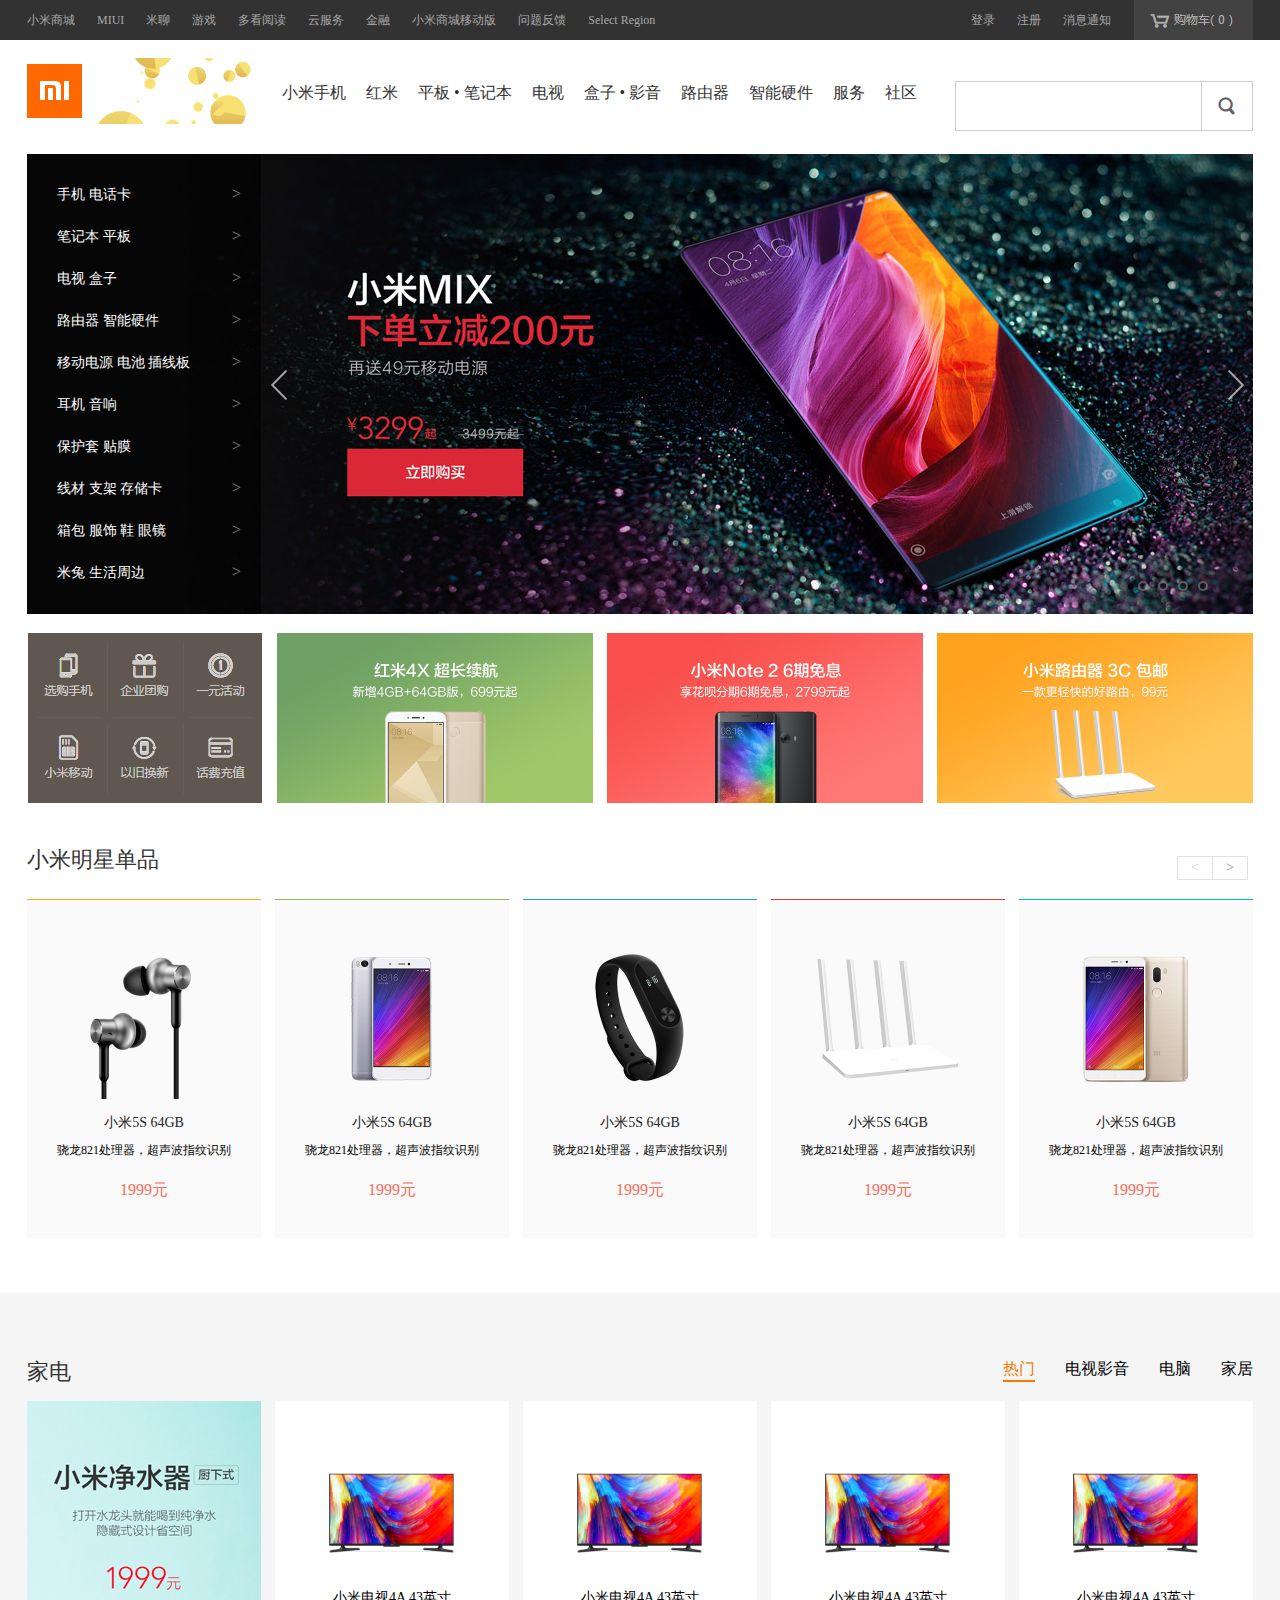
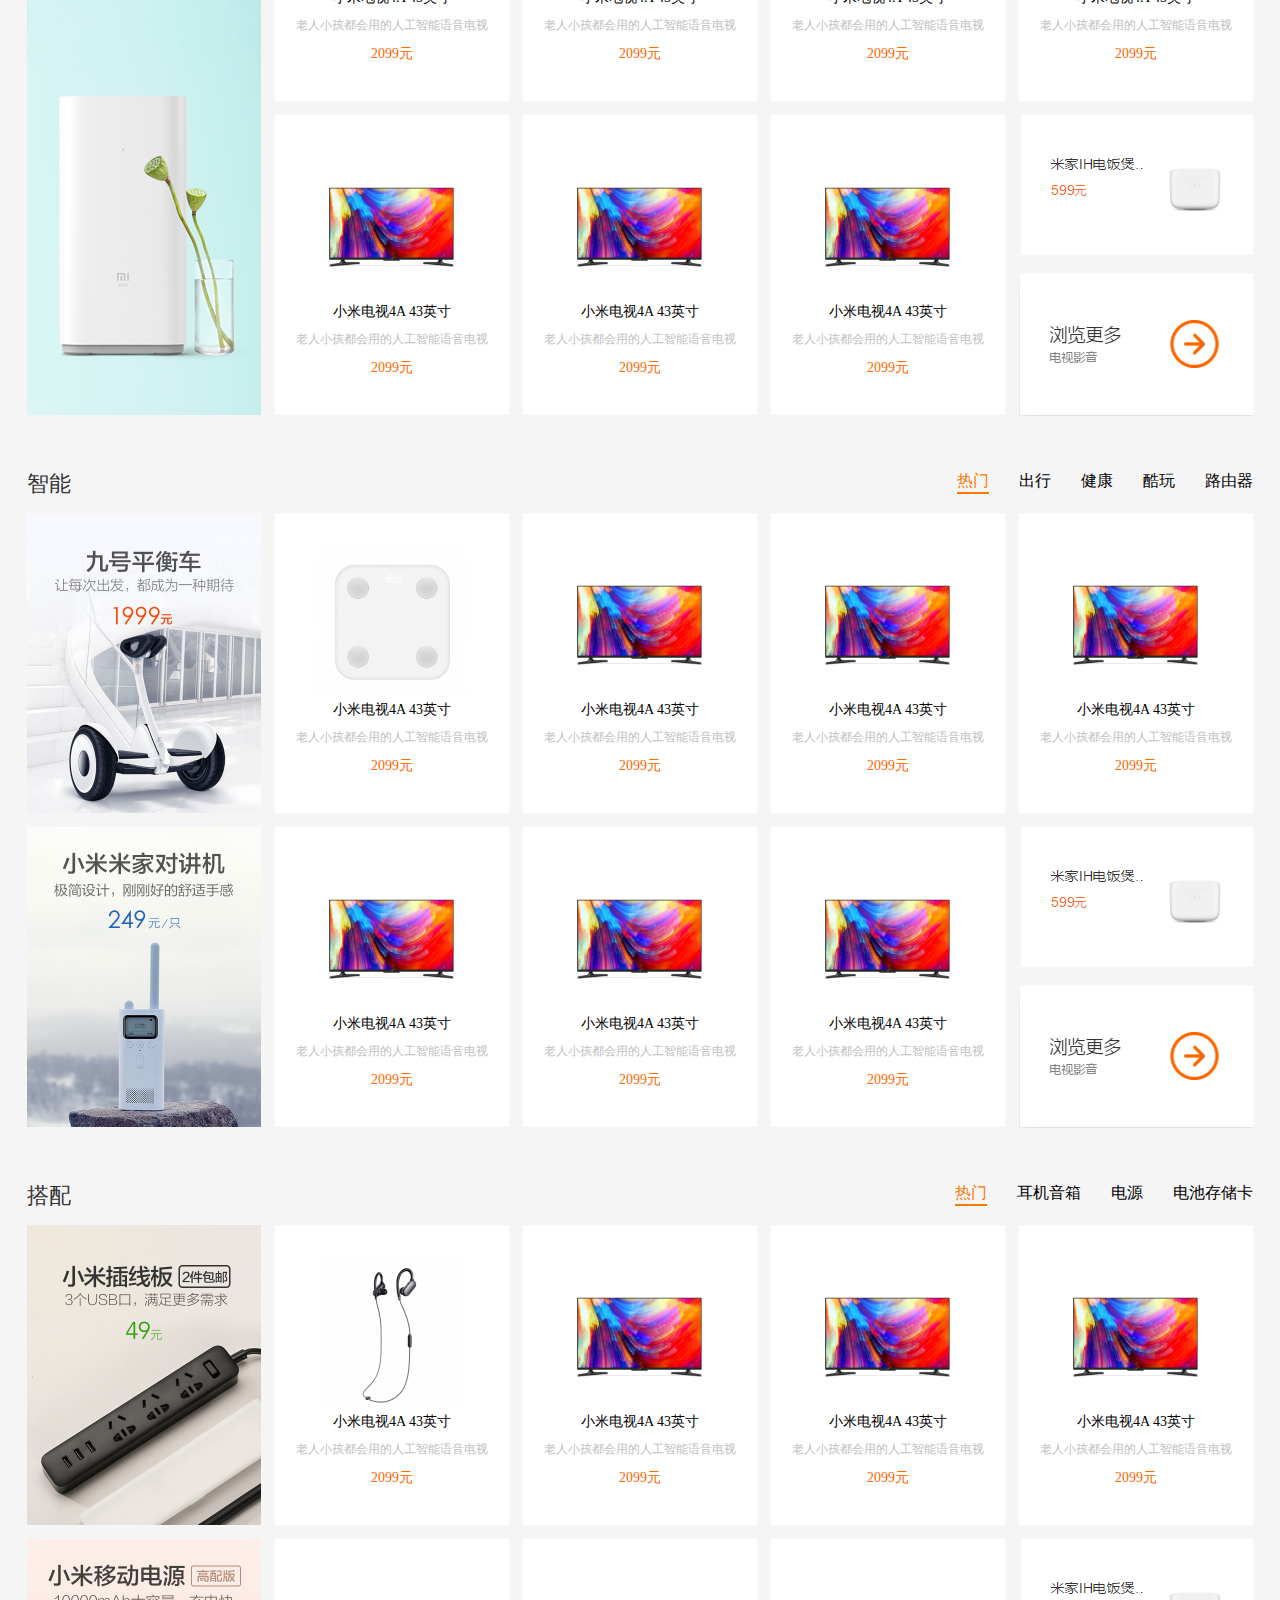
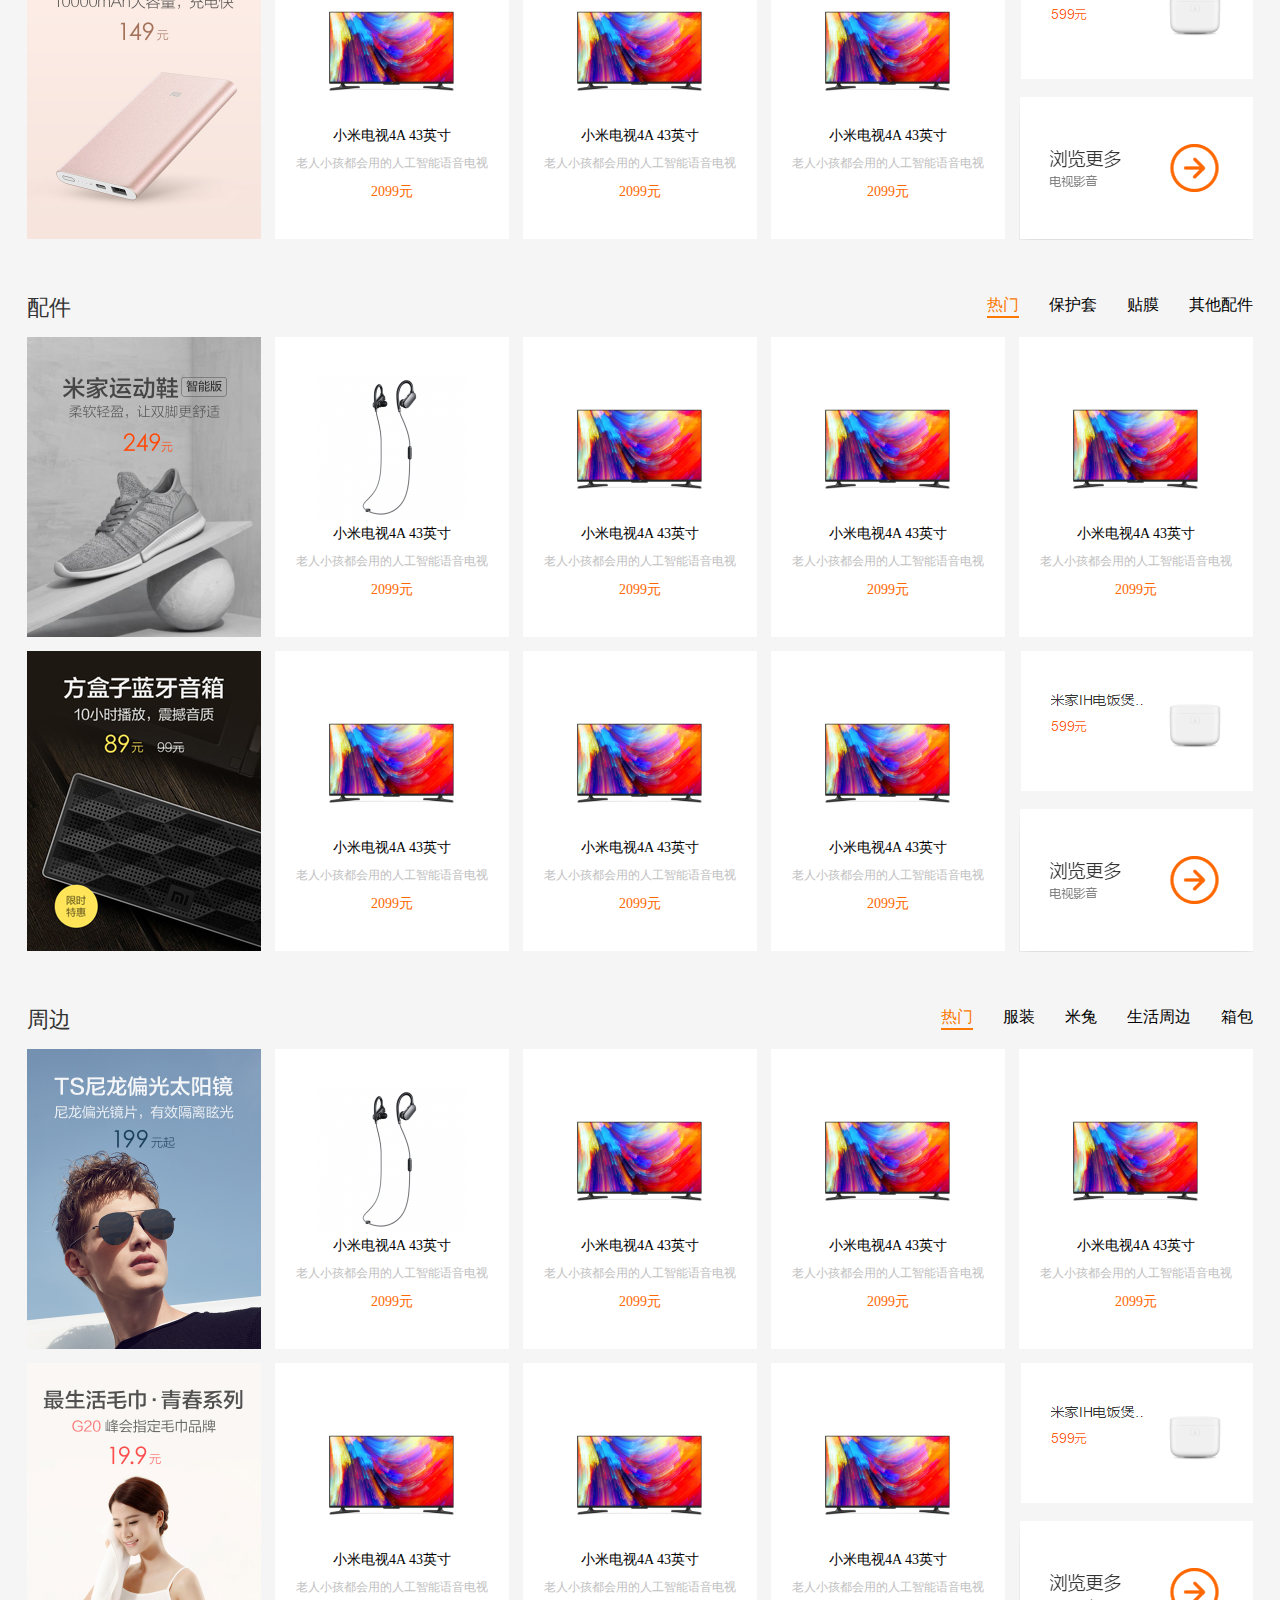
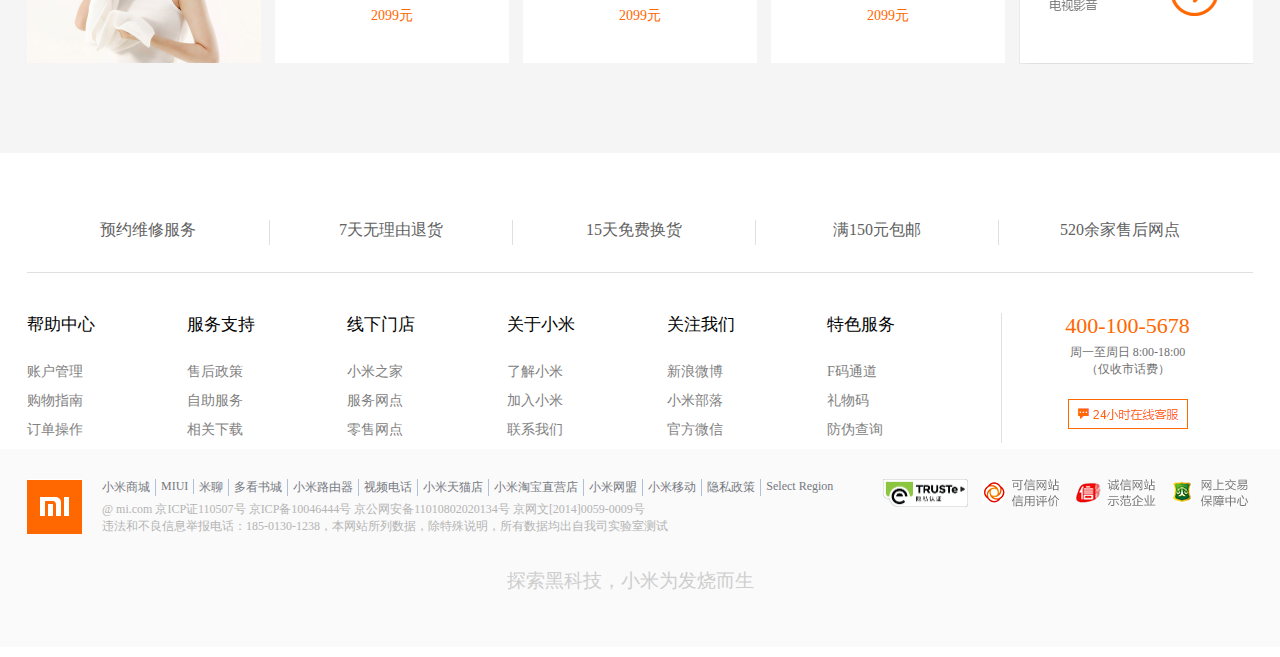
<file: index.html>
<!DOCTYPE html>
<html>

	<head>
		<meta charset="UTF-8">
		<title>小米商城 - 小米6、红米Note 4X、小米Max、小米笔记本官方网站</title>
		<link rel="stylesheet" type="text/css" href="css/base.css" />
		<link rel="stylesheet" type="text/css" href="css/homepage.css" />
		<link rel="stylesheet" type="text/css" href="css/header.css" />
		<link rel="shortcut icon" type="image/x-icon" href="//s01.mifile.cn/favicon.ico" />
	</head>

	<body>
		<div id="main">
			<!--头部-->
			<div id="site-topbar">
				<div class="site-container">
					<div class="topbar-nav">
						<ul>
							<li>
								<a href="#">小米商城</a>
							</li>
							<li>
								<a href="#">MIUI</a>
							</li>
							<li>
								<a href="#">米聊</a>
							</li>
							<li>
								<a href="#">游戏</a>
							</li>
							<li>
								<a href="#">多看阅读</a>
							</li>
							<li>
								<a href="#">云服务</a>
							</li>
							<li>
								<a href="#">金融</a>
							</li>
							<li>
								<a href="#">小米商城移动版</a>
							</li>
							<li>
								<a href="#">问题反馈</a>
							</li>
							<li>
								<a href="#">Select Region</a>
							</li>
						</ul>
					</div>
					<!--购物车-->
					<a href="newcart.html" >
						<div class="topbar-cart">
							<div class="cart-menu">
								<!--购物车中还没有商品，赶紧选购吧！-->
								<img src="img/header/cart-menu.png" />
							</div>
						</div>
					</a>
					<div class="topbar-info">
						<ul>
							<li>
								<a href="login.html">登录</a>
							</li>
							<li>
								<a href="register.html">注册</a>
							</li>
							<li>
								<a href="#">消息通知</a>
							</li>
						</ul>
					</div>

				</div>
			</div>
			<!--头部结束-->
			<div style="clear: both;"></div>
			<!--主体-->
			<!--用地头部开始-->
			<div id="site-header">
				<div class="container">
					<div class="header-logo">
						<a href="homepage.html"><img src="img/header/mi-logo.png" /></a>
					</div>
					<div class="header-nav">
						<ul id="headerNav">
							<li class="header-nav-icon">
								<a href="#"><img src="img/homepage/yyymix.gif" /></a>
							</li>
							<li>
								<a href="#">小米手机</a>
								<div>
									<a href="#"><img src="img/homepage/header-nav-menu01.png" /></a>
								</div>
							</li>
							<li>
								<a href="#">红米</a>
								<div>
									<a href="#"><img src="img/homepage/header-nav-menu02.png" /></a>
								</div>
							</li>
							<li>
								<a href="#">平板 • 笔记本</a>
								<div>
									<a href="#"><img src="img/homepage/header-nav-menu03.png" /></a>
								</div>
							</li>
							<li>
								<a href="#">电视</a>
								<div>
									<a href="#"><img src="img/homepage/header-nav-menu04.png" /></a>
								</div>
							</li>
							<li>
								<a href="#">盒子 • 影音</a>
								<div>
									<a href="#"><img src="img/homepage/header-nav-menu05.png" /></a>
								</div>
							</li>
							<li>
								<a href="#">路由器</a>
								<div>
									<a href="#"><img src="img/homepage/header-nav-menu06.png" /></a>
								</div>
							</li>
							<li>
								<a href="#">智能硬件</a>
								<div>
									<a href="#"><img src="img/homepage/header-nav-menu07.png" /></a>
								</div>
							</li>
							<li>
								<a href="#">服务</a>
							</li>
							<li>
								<a href="searchpage.html">社区</a>
							</li>
						</ul>
					</div>
					<div class="header-search">
						<input type="text" name="" id="search-text" value="" />
						<a href="searchpage.html"><input type="image" src="img/header/seaerch-icon.png" name="" id="search-btn" value="" /></a>
						<div style="clear: both;"></div>
						<div id="keywordList">
							<ul>
								<li>
									<span>
											小米5s plus
									</span>
									<span>
											约有5件
									</span>
								</li>
								<li>
									<span>
										小米MIX
									</span>
									<span>
										约有1件
									</span>
								</li>
								<li>
									<span>
										手环
									</span>
									<span>
										约有6件
									</span>
								</li>
								<li>
									<span>
										红米Note 4x
									</span>
									<span>
										约有4件
									</span>
								</li>
								<li>
									<span>
										移动电源
									</span>
									<span>
										约有16件
									</span>
								</li>
								<li>
									<span>
										米家摄像机
									</span>
									<span>
										约有5件
									</span>
								</li>
								<li>
									<span>
										小米体重秤
									</span>
									<span>
										约有2件
									</span>
								</li>
								<li>
									<span>
										LED灯
									</span>
									<span>
										约有6件
									</span>
								</li>
								<li>
									<span>
										优惠套餐
									</span>
									<span>
										约有64件
									</span>
								</li>
							</ul>
						</div>
					</div>
				</div>
			</div>
			<div style="clear: both;"></div>
			<!--用地头部结束-->
			<!--主商品开始-->
			<div id="hero-goods">
				<div class="home-slider">
					<div>
						<a href="#"><img src="img/homepage/xmad_14952091121315_yZtew.jpg" id="sliderImg" /></a>
					</div>
					<!--轮播切换效果-->
					<!--箭头轮播-->
					<div class="ui-controls-direction">
						<a href="javascript:;" class="ui-prev"></a>
						<a href="javascript:;" class="ui-next"></a>
					</div>

					<!--圆圈轮播-->
					<!--<div class="ui-pager">
						<ul>
							<li></li>
							<li></li>
							<li></li>
							<li></li>
							<li></li>
						</ul>
					</div>-->
					<div id="hero-goods-menu">
						<ul>
							<li>
								手机 电话卡
								<span class="category-menu-bg">&gt;</span>
							</li>
							<li>
								笔记本 平板
								<span class="category-menu-bg">&gt;</span>

							</li>
							<li>
								电视 盒子
								<span class="category-menu-bg">&gt;</span>

							</li>
							<li>
								路由器 智能硬件
								<span class="category-menu-bg">&gt;</span>

							</li>
							<li>
								移动电源 电池 插线板
								<span class="category-menu-bg">&gt;</span>

							</li>
							<li>
								耳机 音响
								<span class="category-menu-bg">&gt;</span>

							</li>
							<li>
								保护套 贴膜
								<span class="category-menu-bg">&gt;</span>

							</li>
							<li>
								线材 支架 存储卡
								<span class="category-menu-bg">&gt;</span>

							</li>
							<li>
								箱包 服饰 鞋 眼镜
								<span class="category-menu-bg">&gt;</span>

							</li>
							<li>
								米兔 生活周边
								<span class="category-menu-bg">&gt;</span>

							</li>
						</ul>
						<div id="div1">
							<img src="img/homepage/01.png" />
						</div>
						<div id="div2">
							<img src="img/homepage/02.png" />
						</div>
						<div id="div3">
							<img src="img/homepage/03.png" />
						</div>
						<div id="div4"><img src="img/homepage/04.png" /></div>
						<div id="div5"><img src="img/homepage/05.png" /></div>
						<div id="div6"><img src="img/homepage/06.png" /></div>
						<div id="div7"><img src="img/homepage/07.png" /></div>
						<div id="div8"><img src="img/homepage/08.png" /></div>
						<div id="div9"><img src="img/homepage/09.png" /></div>
						<div id="div10"><img src="img/homepage/10.png" /></div>
					</div>
				</div>
				<!--主商品结束-->
				<div style="clear: both;"></div>
				<!--主子商品开始-->
				<div id="hero-goods-sub">
					<div>
						<a href="#"><img src="img/homepage/hero-home-sub01.png" /></a>
					</div>
					<div class="imgSize">
						<a href="#"><img src="img/homepage/xmad_14944176653918_dXbtB.jpg" /></a>
					</div>
					<div class="imgSize">
						<a href="#"><img src="img/homepage/xmad_14952963924193_UYsJV.jpg" /></a>
					</div>
					<div class="imgSize">
						<a href="#"><img src="img/homepage/xmad_14958838821301_UNXgF.jpg" /></a>
					</div>
				</div>
				<!--主子商品结束-->
				<div style="clear: both;"></div>

			</div>
			<!--明星商品开始-->
			<div style="clear: both;"></div>

			<div id="star-goods">
				<div class="container">

					<div id="star-goods-title">
						<h2 class="star-title">小米明星单品</h2>
						<!--箭头控制-->
						<div id="start-title-more">
							<div id="arrows-left">&lt;</div>
							<div id="arrows-right">&gt;</div>
						</div>
					</div>
					<div style="clear: both;"></div>
					<div id="star-goods-content">
						<div id="area">
							<div class="goods-item">
								<ul>
									<li>
										<a href="#"><img src="img/homepage/stargoods/302f2608-655a-489c-a0c5-a3b9172defd1.png" /></a>
									</li>
									<li>
										<a href="#">小米5S&nbsp;64GB</a>
									</li>
									<li>
										骁龙821处理器，超声波指纹识别
									</li>
									<li>
										1999元
									</li>
								</ul>
							</div>
							<div class="goods-item">
								<ul>
									<li>
										<a href="#"><img src="img/homepage/stargoods/5e2eb710-a99f-4235-ac5c-1b20b1e6c3b6.png" /></a>
									</li>
									<li>
										<a href="#">小米5S&nbsp;64GB</a>
									</li>
									<li>
										骁龙821处理器，超声波指纹识别
									</li>
									<li>
										1999元
									</li>
								</ul>

							</div>
							<div class="goods-item">
								<ul>
									<li>
										<a href="#"><img src="img/homepage/stargoods/6ef55907-bbed-49be-a2bb-be0821b5f7b8.png" /></a>
									</li>
									<li>
										<a href="#">小米5S&nbsp;64GB</a>
									</li>
									<li>
										骁龙821处理器，超声波指纹识别
									</li>
									<li>
										1999元
									</li>
								</ul>

							</div>
							<div class="goods-item">
								<ul>
									<li>
										<a href="#"><img src="img/homepage/stargoods/de35852a-1be5-4ef5-846f-dcdd2efcfea6.png" /></a>
									</li>
									<li>
										<a href="#">小米5S&nbsp;64GB</a>
									</li>
									<li>
										骁龙821处理器，超声波指纹识别
									</li>
									<li>
										1999元
									</li>
								</ul>

							</div>
							<div class="goods-item">
								<ul>
									<li>
										<a href="#"><img src="img/homepage/stargoods/e991f1e2-20d8-40c3-bf1d-012b122c986b.png" /></a>
									</li>
									<li>
										<a href="#">小米5S&nbsp;64GB</a>
									</li>
									<li>
										骁龙821处理器，超声波指纹识别
									</li>
									<li>
										1999元
									</li>
								</ul>

							</div>
							<!--第六个-->
							<div class="goods-item">
								<ul>
									<li>
										<a href="#"><img src="img/homepage/stargoods/xmad_14913905000358_VqawM.png" /></a>
									</li>
									<li>
										<a href="#">小米5S&nbsp;64GB</a>
									</li>
									<li>
										骁龙821处理器，超声波指纹识别
									</li>
									<li>
										1999元
									</li>
								</ul>

							</div>
							<div class="goods-item">
								<ul>
									<li>
										<a href="#"><img src="img/homepage/stargoods/xmad_14917453512947_AmXkT.png" /></a>
									</li>
									<li>
										<a href="#">小米5S&nbsp;64GB</a>
									</li>
									<li>
										骁龙821处理器，超声波指纹识别
									</li>
									<li>
										1999元
									</li>
								</ul>

							</div>
							<div class="goods-item">
								<ul>
									<li>
										<a href="#"><img src="img/homepage/stargoods/xmad_14926528960147_wJMsC.png" /></a>
									</li>
									<li>
										<a href="#">小米5S&nbsp;64GB</a>
									</li>
									<li>
										骁龙821处理器，超声波指纹识别
									</li>
									<li>
										1999元
									</li>
								</ul>

							</div>
							<div class="goods-item">
								<ul>
									<li>
										<a href="#"><img src="img/homepage/stargoods/xmad_14926862610682_UhkfS.png" /></a>
									</li>
									<li>
										<a href="#">小米5S&nbsp;64GB</a>
									</li>
									<li>
										骁龙821处理器，超声波指纹识别
									</li>
									<li>
										1999元
									</li>
								</ul>

							</div>
							<div class="goods-item">
								<ul>
									<li>
										<a href="#"><img src="img/homepage/stargoods/xmad_14972549116226_tZpod.png" /></a>
									</li>
									<li>
										<a href="#">小米5S&nbsp;64GB</a>
									</li>
									<li>
										骁龙821处理器，超声波指纹识别
									</li>
									<li>
										1999元
									</li>
								</ul>

							</div>
						</div>
					</div>
				</div>
			</div>
			<!--明星商品结束-->
			<div style="clear: both;"></div>
			<!--主商品结束-->
			<!--商品展示开始-->
			<div id="display">
				<div class="container">
					<!--家电开始-->
					<div id="applicance">
						<div class="box-hd">
							<div class="title-left">
								<h2>家电</h2>
							</div>
							<div class="title-right">
								<ul>
									<li class="first-active">热门</li>
									<li>电视影音</li>
									<li>电脑</li>
									<li>家居</li>

								</ul>
							</div>
						</div>
						<div style="clear: both;"></div>
						<div class="box-bd">
							<div class="spanHotImg">
								<a href="goodsdetail.html"><img src="img/homepage/57c2f4fb-6743-44c6-b447-6bd55aaeef89.jpg" alt="" /></a>
							</div>
							<div class="span8Items">
								<!--第一个ul-->
								<ul>
									<!--第一个li-->
									<li>
										<div class="everyItems">
											<div class="figure">
												<a href="#"><img src="img/homepage/pms_1490077058.71391368!220x220.png" /></a>
											</div>
											<h3>小米电视4A 43英寸</h3>
											<p class="desc">老人小孩都会用的人工智能语音电视</p>
											<p class="price">2099元</p>
											<div class="review-wrapper">
												<div class="pop-comment">
													很漂亮的电视，操作起来也很方便。一直信赖小米和小米妹子。...
												</div>
												<div class="comment-resource">
													来自&nbsp;永哥&nbsp;的评价
												</div>
											</div>
										</div>
									</li>
									<!--第二个li-->
									<li>
										<div class="everyItems">
											<div class="figure">
												<a href="#"><img src="img/homepage/pms_1490077058.71391368!220x220.png" /></a>
											</div>
											<h3>小米电视4A 43英寸</h3>
											<p class="desc">老人小孩都会用的人工智能语音电视</p>
											<p class="price">2099元</p>
											<div class="review-wrapper">
												<div class="pop-comment">
													很漂亮的电视，操作起来也很方便。一直信赖小米和小米妹子。...
												</div>
												<div class="comment-resource">
													来自&nbsp;永哥&nbsp;的评价
												</div>
											</div>
										</div>
									</li>
									<!--第三个li-->
									<li>
										<div class="everyItems">
											<div class="figure">
												<a href="#"><img src="img/homepage/pms_1490077058.71391368!220x220.png" /></a>
											</div>
											<h3>小米电视4A 43英寸</h3>
											<p class="desc">老人小孩都会用的人工智能语音电视</p>
											<p class="price">2099元</p>
											<div class="review-wrapper">
												<div class="pop-comment">
													很漂亮的电视，操作起来也很方便。一直信赖小米和小米妹子。...
												</div>
												<div class="comment-resource">
													来自&nbsp;永哥&nbsp;的评价
												</div>
											</div>
										</div>
									</li>
									<!--第四个li-->
									<li>
										<div class="everyItems">
											<div class="figure">
												<a href="#"><img src="img/homepage/pms_1490077058.71391368!220x220.png" /></a>
											</div>
											<h3>小米电视4A 43英寸</h3>
											<p class="desc">老人小孩都会用的人工智能语音电视</p>
											<p class="price">2099元</p>
											<div class="review-wrapper">
												<div class="pop-comment">
													很漂亮的电视，操作起来也很方便。一直信赖小米和小米妹子。...
												</div>
												<div class="comment-resource">
													来自&nbsp;永哥&nbsp;的评价
												</div>
											</div>
										</div>

									</li>
									<!--第五个li-->
									<li>
										<div class="everyItems">
											<div class="figure">
												<a href="#"><img src="img/homepage/pms_1490077058.71391368!220x220.png" /></a>
											</div>
											<h3>小米电视4A 43英寸</h3>
											<p class="desc">老人小孩都会用的人工智能语音电视</p>
											<p class="price">2099元</p>
											<div class="review-wrapper">
												<div class="pop-comment">
													很漂亮的电视，操作起来也很方便。一直信赖小米和小米妹子。...
												</div>
												<div class="comment-resource">
													来自&nbsp;永哥&nbsp;的评价
												</div>
											</div>
										</div>
									</li>
									<!--第六个li-->
									<li>
										<div class="everyItems">
											<div class="figure">
												<a href="#"><img src="img/homepage/pms_1490077058.71391368!220x220.png" /></a>
											</div>
											<h3>小米电视4A 43英寸</h3>
											<p class="desc">老人小孩都会用的人工智能语音电视</p>
											<p class="price">2099元</p>
											<div class="review-wrapper">
												<div class="pop-comment">
													很漂亮的电视，操作起来也很方便。一直信赖小米和小米妹子。...
												</div>
												<div class="comment-resource">
													来自&nbsp;永哥&nbsp;的评价
												</div>
											</div>
										</div>

									</li>
									<!--第七个li-->
									<li>
										<div class="everyItems">
											<div class="figure">
												<a href="#"><img src="img/homepage/pms_1490077058.71391368!220x220.png" /></a>
											</div>
											<h3>小米电视4A 43英寸</h3>
											<p class="desc">老人小孩都会用的人工智能语音电视</p>
											<p class="price">2099元</p>
											<div class="review-wrapper">
												<div class="pop-comment">
													很漂亮的电视，操作起来也很方便。一直信赖小米和小米妹子。...
												</div>
												<div class="comment-resource">
													来自&nbsp;永哥&nbsp;的评价
												</div>
											</div>
										</div>

									</li>
									<!--第八个li-->
									<li>
										<ol class="eightItem">
											<li>
												<div class="everyItems">
													<a href="#"><img src="img/homepage/look.png" /></a>
												</div>
											</li>
											<li>
												<div class="everyItems">
													<a href="#"><img src="img/homepage/lookthrough.png" /></a>
												</div>
											</li>
										</ol>

									</li>
								</ul>
								<!--第二个ul-->
								<ul>
									<!--第一个li-->
									<li>
										<div class="everyItems">
											<div class="figure">
												<a href="#"><img src="img/homepage/pms_1490778061.59475600!220x220.png" /></a>
											</div>
											<h3>小米电视4A 43英寸</h3>
											<p class="desc">老人小孩都会用的人工智能语音电视</p>
											<p class="price">2099元</p>
											<div class="review-wrapper">
												<div class="pop-comment">
													很漂亮的电视，操作起来也很方便。一直信赖小米和小米妹子。...
												</div>
												<div class="comment-resource">
													来自&nbsp;永哥&nbsp;的评价
												</div>
											</div>
										</div>
									</li>
									<!--第二个li-->
									<li>
										<div class="everyItems">
											<div class="figure">
												<a href="#"><img src="img/homepage/pms_1490077058.71391368!220x220.png" /></a>
											</div>
											<h3>小米电视4A 43英寸</h3>
											<p class="desc">老人小孩都会用的人工智能语音电视</p>
											<p class="price">2099元</p>
											<div class="review-wrapper">
												<div class="pop-comment">
													很漂亮的电视，操作起来也很方便。一直信赖小米和小米妹子。...
												</div>
												<div class="comment-resource">
													来自&nbsp;永哥&nbsp;的评价
												</div>
											</div>
										</div>
									</li>
									<!--第三个li-->
									<li>
										<div class="everyItems">
											<div class="figure">
												<a href="#"><img src="img/homepage/pms_1490077058.71391368!220x220.png" /></a>
											</div>
											<h3>小米电视4A 43英寸</h3>
											<p class="desc">老人小孩都会用的人工智能语音电视</p>
											<p class="price">2099元</p>
											<div class="review-wrapper">
												<div class="pop-comment">
													很漂亮的电视，操作起来也很方便。一直信赖小米和小米妹子。...
												</div>
												<div class="comment-resource">
													来自&nbsp;永哥&nbsp;的评价
												</div>
											</div>
										</div>
									</li>
									<!--第四个li-->
									<li>
										<div class="everyItems">
											<div class="figure">
												<a href="#"><img src="img/homepage/pms_1490077058.71391368!220x220.png" /></a>
											</div>
											<h3>小米电视4A 43英寸</h3>
											<p class="desc">老人小孩都会用的人工智能语音电视</p>
											<p class="price">2099元</p>
											<div class="review-wrapper">
												<div class="pop-comment">
													很漂亮的电视，操作起来也很方便。一直信赖小米和小米妹子。...
												</div>
												<div class="comment-resource">
													来自&nbsp;永哥&nbsp;的评价
												</div>
											</div>
										</div>

									</li>
									<!--第五个li-->
									<li>
										<div class="everyItems">
											<div class="figure">
												<a href="#"><img src="img/homepage/pms_1490077058.71391368!220x220.png" /></a>
											</div>
											<h3>小米电视4A 43英寸</h3>
											<p class="desc">老人小孩都会用的人工智能语音电视</p>
											<p class="price">2099元</p>
											<div class="review-wrapper">
												<div class="pop-comment">
													很漂亮的电视，操作起来也很方便。一直信赖小米和小米妹子。...
												</div>
												<div class="comment-resource">
													来自&nbsp;永哥&nbsp;的评价
												</div>
											</div>
										</div>
									</li>
									<!--第六个li-->
									<li>
										<div class="everyItems">
											<div class="figure">
												<a href="#"><img src="img/homepage/pms_1490077058.71391368!220x220.png" /></a>
											</div>
											<h3>小米电视4A 43英寸</h3>
											<p class="desc">老人小孩都会用的人工智能语音电视</p>
											<p class="price">2099元</p>
											<div class="review-wrapper">
												<div class="pop-comment">
													很漂亮的电视，操作起来也很方便。一直信赖小米和小米妹子。...
												</div>
												<div class="comment-resource">
													来自&nbsp;永哥&nbsp;的评价
												</div>
											</div>
										</div>

									</li>
									<!--第七个li-->
									<li>
										<div class="everyItems">
											<div class="figure">
												<a href="#"><img src="img/homepage/pms_1490077058.71391368!220x220.png" /></a>
											</div>
											<h3>小米电视4A 43英寸</h3>
											<p class="desc">老人小孩都会用的人工智能语音电视</p>
											<p class="price">2099元</p>
											<div class="review-wrapper">
												<div class="pop-comment">
													很漂亮的电视，操作起来也很方便。一直信赖小米和小米妹子。...
												</div>
												<div class="comment-resource">
													来自&nbsp;永哥&nbsp;的评价
												</div>
											</div>
										</div>

									</li>
									<!--第八个li-->
									<li>
										<ol class="eightItem">
											<li>
												<div class="everyItems">
													<a href="#"><img src="img/homepage/look.png" /></a>
												</div>
											</li>
											<li>
												<div class="everyItems">
													<a href="#"><img src="img/homepage/lookthrough.png" /></a>
												</div>
											</li>
										</ol>
									</li>
								</ul>
								<!--第三个ul-->
								<ul>
									<!--第一个li-->
									<li>
										<div class="everyItems">
											<div class="figure">
												<a href="#"><img src="img/homepage/pms_1490604807.82792204!220x220.jpg" /></a>
											</div>
											<h3>小米电视4A 43英寸</h3>
											<p class="desc">老人小孩都会用的人工智能语音电视</p>
											<p class="price">2099元</p>
											<div class="review-wrapper">
												<div class="pop-comment">
													很漂亮的电视，操作起来也很方便。一直信赖小米和小米妹子。...
												</div>
												<div class="comment-resource">
													来自&nbsp;永哥&nbsp;的评价
												</div>
											</div>
										</div>
									</li>
									<!--第二个li-->
									<li>
										<div class="everyItems">
											<div class="figure">
												<a href="#"><img src="img/homepage/pms_1490077058.71391368!220x220.png" /></a>
											</div>
											<h3>小米电视4A 43英寸</h3>
											<p class="desc">老人小孩都会用的人工智能语音电视</p>
											<p class="price">2099元</p>
											<div class="review-wrapper">
												<div class="pop-comment">
													很漂亮的电视，操作起来也很方便。一直信赖小米和小米妹子。...
												</div>
												<div class="comment-resource">
													来自&nbsp;永哥&nbsp;的评价
												</div>
											</div>
										</div>
									</li>
									<!--第三个li-->
									<li>
										<div class="everyItems">
											<div class="figure">
												<a href="#"><img src="img/homepage/pms_1490077058.71391368!220x220.png" /></a>
											</div>
											<h3>小米电视4A 43英寸</h3>
											<p class="desc">老人小孩都会用的人工智能语音电视</p>
											<p class="price">2099元</p>
											<div class="review-wrapper">
												<div class="pop-comment">
													很漂亮的电视，操作起来也很方便。一直信赖小米和小米妹子。...
												</div>
												<div class="comment-resource">
													来自&nbsp;永哥&nbsp;的评价
												</div>
											</div>
										</div>
									</li>
									<!--第四个li-->
									<li>
										<div class="everyItems">
											<div class="figure">
												<a href="#"><img src="img/homepage/pms_1490077058.71391368!220x220.png" /></a>
											</div>
											<h3>小米电视4A 43英寸</h3>
											<p class="desc">老人小孩都会用的人工智能语音电视</p>
											<p class="price">2099元</p>
											<div class="review-wrapper">
												<div class="pop-comment">
													很漂亮的电视，操作起来也很方便。一直信赖小米和小米妹子。...
												</div>
												<div class="comment-resource">
													来自&nbsp;永哥&nbsp;的评价
												</div>
											</div>
										</div>

									</li>
									<!--第五个li-->
									<li>
										<div class="everyItems">
											<div class="figure">
												<a href="#"><img src="img/homepage/pms_1490077058.71391368!220x220.png" /></a>
											</div>
											<h3>小米电视4A 43英寸</h3>
											<p class="desc">老人小孩都会用的人工智能语音电视</p>
											<p class="price">2099元</p>
											<div class="review-wrapper">
												<div class="pop-comment">
													很漂亮的电视，操作起来也很方便。一直信赖小米和小米妹子。...
												</div>
												<div class="comment-resource">
													来自&nbsp;永哥&nbsp;的评价
												</div>
											</div>
										</div>
									</li>
									<!--第六个li-->
									<li>
										<div class="everyItems">
											<div class="figure">
												<a href="#"><img src="img/homepage/pms_1490077058.71391368!220x220.png" /></a>
											</div>
											<h3>小米电视4A 43英寸</h3>
											<p class="desc">老人小孩都会用的人工智能语音电视</p>
											<p class="price">2099元</p>
											<div class="review-wrapper">
												<div class="pop-comment">
													很漂亮的电视，操作起来也很方便。一直信赖小米和小米妹子。...
												</div>
												<div class="comment-resource">
													来自&nbsp;永哥&nbsp;的评价
												</div>
											</div>
										</div>

									</li>
									<!--第七个li-->
									<li>
										<div class="everyItems">
											<div class="figure">
												<a href="#"><img src="img/homepage/pms_1490077058.71391368!220x220.png" /></a>
											</div>
											<h3>小米电视4A 43英寸</h3>
											<p class="desc">老人小孩都会用的人工智能语音电视</p>
											<p class="price">2099元</p>
											<div class="review-wrapper">
												<div class="pop-comment">
													很漂亮的电视，操作起来也很方便。一直信赖小米和小米妹子。...
												</div>
												<div class="comment-resource">
													来自&nbsp;永哥&nbsp;的评价
												</div>
											</div>
										</div>

									</li>
									<!--第八个li-->
									<li>
										<ol class="eightItem">
											<li>
												<div class="everyItems">
													<a href="#"><img src="img/homepage/look.png" /></a>
												</div>
											</li>
											<li>
												<div class="everyItems">
													<a href="#"><img src="img/homepage/lookthrough.png" /></a>
												</div>
											</li>
										</ol>
									</li>
								</ul>
								<!--第四个ul-->
								<ul>
									<!--第一个li-->
									<li>
										<div class="everyItems">
											<div class="figure">
												<a href="#"><img src="img/homepage/pms_1490770630.65576964!220x220.png" /></a>
											</div>
											<h3>小米电视4A 43英寸</h3>
											<p class="desc">老人小孩都会用的人工智能语音电视</p>
											<p class="price">2099元</p>
											<div class="review-wrapper">
												<div class="pop-comment">
													很漂亮的电视，操作起来也很方便。一直信赖小米和小米妹子。...
												</div>
												<div class="comment-resource">
													来自&nbsp;永哥&nbsp;的评价
												</div>
											</div>
										</div>
									</li>
									<!--第二个li-->
									<li>
										<div class="everyItems">
											<div class="figure">
												<a href="#"><img src="img/homepage/pms_1490077058.71391368!220x220.png" /></a>
											</div>
											<h3>小米电视4A 43英寸</h3>
											<p class="desc">老人小孩都会用的人工智能语音电视</p>
											<p class="price">2099元</p>
											<div class="review-wrapper">
												<div class="pop-comment">
													很漂亮的电视，操作起来也很方便。一直信赖小米和小米妹子。...
												</div>
												<div class="comment-resource">
													来自&nbsp;永哥&nbsp;的评价
												</div>
											</div>
										</div>
									</li>
									<!--第三个li-->
									<li>
										<div class="everyItems">
											<div class="figure">
												<a href="#"><img src="img/homepage/pms_1490077058.71391368!220x220.png" /></a>
											</div>
											<h3>小米电视4A 43英寸</h3>
											<p class="desc">老人小孩都会用的人工智能语音电视</p>
											<p class="price">2099元</p>
											<div class="review-wrapper">
												<div class="pop-comment">
													很漂亮的电视，操作起来也很方便。一直信赖小米和小米妹子。...
												</div>
												<div class="comment-resource">
													来自&nbsp;永哥&nbsp;的评价
												</div>
											</div>
										</div>
									</li>
									<!--第四个li-->
									<li>
										<div class="everyItems">
											<div class="figure">
												<a href="#"><img src="img/homepage/pms_1490077058.71391368!220x220.png" /></a>
											</div>
											<h3>小米电视4A 43英寸</h3>
											<p class="desc">老人小孩都会用的人工智能语音电视</p>
											<p class="price">2099元</p>
											<div class="review-wrapper">
												<div class="pop-comment">
													很漂亮的电视，操作起来也很方便。一直信赖小米和小米妹子。...
												</div>
												<div class="comment-resource">
													来自&nbsp;永哥&nbsp;的评价
												</div>
											</div>
										</div>

									</li>
									<!--第五个li-->
									<li>
										<div class="everyItems">
											<div class="figure">
												<a href="#"><img src="img/homepage/pms_1490077058.71391368!220x220.png" /></a>
											</div>
											<h3>小米电视4A 43英寸</h3>
											<p class="desc">老人小孩都会用的人工智能语音电视</p>
											<p class="price">2099元</p>
											<div class="review-wrapper">
												<div class="pop-comment">
													很漂亮的电视，操作起来也很方便。一直信赖小米和小米妹子。...
												</div>
												<div class="comment-resource">
													来自&nbsp;永哥&nbsp;的评价
												</div>
											</div>
										</div>
									</li>
									<!--第六个li-->
									<li>
										<div class="everyItems">
											<div class="figure">
												<a href="#"><img src="img/homepage/pms_1490077058.71391368!220x220.png" /></a>
											</div>
											<h3>小米电视4A 43英寸</h3>
											<p class="desc">老人小孩都会用的人工智能语音电视</p>
											<p class="price">2099元</p>
											<div class="review-wrapper">
												<div class="pop-comment">
													很漂亮的电视，操作起来也很方便。一直信赖小米和小米妹子。...
												</div>
												<div class="comment-resource">
													来自&nbsp;永哥&nbsp;的评价
												</div>
											</div>
										</div>

									</li>
									<!--第七个li-->
									<li>
										<div class="everyItems">
											<div class="figure">
												<a href="#"><img src="img/homepage/pms_1490077058.71391368!220x220.png" /></a>
											</div>
											<h3>小米电视4A 43英寸</h3>
											<p class="desc">老人小孩都会用的人工智能语音电视</p>
											<p class="price">2099元</p>
											<div class="review-wrapper">
												<div class="pop-comment">
													很漂亮的电视，操作起来也很方便。一直信赖小米和小米妹子。...
												</div>
												<div class="comment-resource">
													来自&nbsp;永哥&nbsp;的评价
												</div>
											</div>
										</div>

									</li>
									<!--第八个li-->
									<li>
										<ol class="eightItem">
											<li>
												<div class="everyItems">
													<a href="#"><img src="img/homepage/look.png" /></a>
												</div>
											</li>
											<li>
												<div class="everyItems">
													<a href="#"><img src="img/homepage/lookthrough.png" /></a>
												</div>
											</li>
										</ol>
									</li>
								</ul>

							</div>

						</div>
					</div>
					<!--家电结束-->
					<!--智能开始-->
					<div id="smart">
						<div class="box-hd">
							<div class="title-left">
								<h2>智能</h2>
							</div>
							<div class="title-right">
								<ul>
									<li class="first-active">热门</li>
									<li>出行</li>
									<li>健康</li>
									<li>酷玩</li>
									<li>路由器</li>
								</ul>
							</div>
						</div>
						<div style="clear: both;"></div>
						<div class="box-bd">
							<div class="box-bd-left">
								<ol>
									<li>
										<div class="spanHotImg">
											<a href="#"><img src="img/homepage/xmad_14950995035103_fhWtH.jpg" alt="" /></a>

										</div>
									</li>
									<li>
										<div class="spanHotImg">
											<a href="#"><img src="img/homepage/xmad_14956778215703_irIKO.jpg" alt="" /></a>

										</div>
									</li>
								</ol>

							</div>
							<div class="span8Items">
								<!--第一个ul-->
								<ul>
									<!--第一个li-->
									<li>
										<div class="everyItems">
											<div class="figure">
												<a href="#"><img src="img/homepage/pms_1487831386.1667404!220x220.jpg" /></a>
											</div>
											<h3>小米电视4A 43英寸</h3>
											<p class="desc">老人小孩都会用的人工智能语音电视</p>
											<p class="price">2099元</p>
											<div class="review-wrapper">
												<div class="pop-comment">
													很漂亮的电视，操作起来也很方便。一直信赖小米和小米妹子。...
												</div>
												<div class="comment-resource">
													来自&nbsp;永哥&nbsp;的评价
												</div>
											</div>
										</div>
									</li>
									<!--第二个li-->
									<li>
										<div class="everyItems">
											<div class="figure">
												<a href="#"><img src="img/homepage/pms_1490077058.71391368!220x220.png" /></a>
											</div>
											<h3>小米电视4A 43英寸</h3>
											<p class="desc">老人小孩都会用的人工智能语音电视</p>
											<p class="price">2099元</p>
											<div class="review-wrapper">
												<div class="pop-comment">
													很漂亮的电视，操作起来也很方便。一直信赖小米和小米妹子。...
												</div>
												<div class="comment-resource">
													来自&nbsp;永哥&nbsp;的评价
												</div>
											</div>
										</div>
									</li>
									<!--第三个li-->
									<li>
										<div class="everyItems">
											<div class="figure">
												<a href="#"><img src="img/homepage/pms_1490077058.71391368!220x220.png" /></a>
											</div>
											<h3>小米电视4A 43英寸</h3>
											<p class="desc">老人小孩都会用的人工智能语音电视</p>
											<p class="price">2099元</p>
											<div class="review-wrapper">
												<div class="pop-comment">
													很漂亮的电视，操作起来也很方便。一直信赖小米和小米妹子。...
												</div>
												<div class="comment-resource">
													来自&nbsp;永哥&nbsp;的评价
												</div>
											</div>
										</div>
									</li>
									<!--第四个li-->
									<li>
										<div class="everyItems">
											<div class="figure">
												<a href="#"><img src="img/homepage/pms_1490077058.71391368!220x220.png" /></a>
											</div>
											<h3>小米电视4A 43英寸</h3>
											<p class="desc">老人小孩都会用的人工智能语音电视</p>
											<p class="price">2099元</p>
											<div class="review-wrapper">
												<div class="pop-comment">
													很漂亮的电视，操作起来也很方便。一直信赖小米和小米妹子。...
												</div>
												<div class="comment-resource">
													来自&nbsp;永哥&nbsp;的评价
												</div>
											</div>
										</div>

									</li>
									<!--第五个li-->
									<li>
										<div class="everyItems">
											<div class="figure">
												<a href="#"><img src="img/homepage/pms_1490077058.71391368!220x220.png" /></a>
											</div>
											<h3>小米电视4A 43英寸</h3>
											<p class="desc">老人小孩都会用的人工智能语音电视</p>
											<p class="price">2099元</p>
											<div class="review-wrapper">
												<div class="pop-comment">
													很漂亮的电视，操作起来也很方便。一直信赖小米和小米妹子。...
												</div>
												<div class="comment-resource">
													来自&nbsp;永哥&nbsp;的评价
												</div>
											</div>
										</div>
									</li>
									<!--第六个li-->
									<li>
										<div class="everyItems">
											<div class="figure">
												<a href="#"><img src="img/homepage/pms_1490077058.71391368!220x220.png" /></a>
											</div>
											<h3>小米电视4A 43英寸</h3>
											<p class="desc">老人小孩都会用的人工智能语音电视</p>
											<p class="price">2099元</p>
											<div class="review-wrapper">
												<div class="pop-comment">
													很漂亮的电视，操作起来也很方便。一直信赖小米和小米妹子。...
												</div>
												<div class="comment-resource">
													来自&nbsp;永哥&nbsp;的评价
												</div>
											</div>
										</div>

									</li>
									<!--第七个li-->
									<li>
										<div class="everyItems">
											<div class="figure">
												<a href="#"><img src="img/homepage/pms_1490077058.71391368!220x220.png" /></a>
											</div>
											<h3>小米电视4A 43英寸</h3>
											<p class="desc">老人小孩都会用的人工智能语音电视</p>
											<p class="price">2099元</p>
											<div class="review-wrapper">
												<div class="pop-comment">
													很漂亮的电视，操作起来也很方便。一直信赖小米和小米妹子。...
												</div>
												<div class="comment-resource">
													来自&nbsp;永哥&nbsp;的评价
												</div>
											</div>
										</div>

									</li>
									<!--第八个li-->
									<li>
										<ol class="eightItem">
											<li>
												<div class="everyItems">
													<a href="#"><img src="img/homepage/look.png" /></a>
												</div>
											</li>
											<li>
												<div class="everyItems">
													<a href="#"><img src="img/homepage/lookthrough.png" /></a>
												</div>
											</li>
										</ol>

									</li>
								</ul>
								<!--第二个ul-->
								<ul>
									<!--第一个li-->
									<li>
										<div class="everyItems">
											<div class="figure">
												<a href="#"><img src="img/homepage/pms_1488190122.83567909!220x220.jpg" /></a>
											</div>
											<h3>小米电视4A 43英寸</h3>
											<p class="desc">老人小孩都会用的人工智能语音电视</p>
											<p class="price">2099元</p>
											<div class="review-wrapper">
												<div class="pop-comment">
													很漂亮的电视，操作起来也很方便。一直信赖小米和小米妹子。...
												</div>
												<div class="comment-resource">
													来自&nbsp;永哥&nbsp;的评价
												</div>
											</div>
										</div>
									</li>
									<!--第二个li-->
									<li>
										<div class="everyItems">
											<div class="figure">
												<a href="#"><img src="img/homepage/pms_1490077058.71391368!220x220.png" /></a>
											</div>
											<h3>小米电视4A 43英寸</h3>
											<p class="desc">老人小孩都会用的人工智能语音电视</p>
											<p class="price">2099元</p>
											<div class="review-wrapper">
												<div class="pop-comment">
													很漂亮的电视，操作起来也很方便。一直信赖小米和小米妹子。...
												</div>
												<div class="comment-resource">
													来自&nbsp;永哥&nbsp;的评价
												</div>
											</div>
										</div>
									</li>
									<!--第三个li-->
									<li>
										<div class="everyItems">
											<div class="figure">
												<a href="#"><img src="img/homepage/pms_1490077058.71391368!220x220.png" /></a>
											</div>
											<h3>小米电视4A 43英寸</h3>
											<p class="desc">老人小孩都会用的人工智能语音电视</p>
											<p class="price">2099元</p>
											<div class="review-wrapper">
												<div class="pop-comment">
													很漂亮的电视，操作起来也很方便。一直信赖小米和小米妹子。...
												</div>
												<div class="comment-resource">
													来自&nbsp;永哥&nbsp;的评价
												</div>
											</div>
										</div>
									</li>
									<!--第四个li-->
									<li>
										<div class="everyItems">
											<div class="figure">
												<a href="#"><img src="img/homepage/pms_1490077058.71391368!220x220.png" /></a>
											</div>
											<h3>小米电视4A 43英寸</h3>
											<p class="desc">老人小孩都会用的人工智能语音电视</p>
											<p class="price">2099元</p>
											<div class="review-wrapper">
												<div class="pop-comment">
													很漂亮的电视，操作起来也很方便。一直信赖小米和小米妹子。...
												</div>
												<div class="comment-resource">
													来自&nbsp;永哥&nbsp;的评价
												</div>
											</div>
										</div>

									</li>
									<!--第五个li-->
									<li>
										<div class="everyItems">
											<div class="figure">
												<a href="#"><img src="img/homepage/pms_1490077058.71391368!220x220.png" /></a>
											</div>
											<h3>小米电视4A 43英寸</h3>
											<p class="desc">老人小孩都会用的人工智能语音电视</p>
											<p class="price">2099元</p>
											<div class="review-wrapper">
												<div class="pop-comment">
													很漂亮的电视，操作起来也很方便。一直信赖小米和小米妹子。...
												</div>
												<div class="comment-resource">
													来自&nbsp;永哥&nbsp;的评价
												</div>
											</div>
										</div>
									</li>
									<!--第六个li-->
									<li>
										<div class="everyItems">
											<div class="figure">
												<a href="#"><img src="img/homepage/pms_1490077058.71391368!220x220.png" /></a>
											</div>
											<h3>小米电视4A 43英寸</h3>
											<p class="desc">老人小孩都会用的人工智能语音电视</p>
											<p class="price">2099元</p>
											<div class="review-wrapper">
												<div class="pop-comment">
													很漂亮的电视，操作起来也很方便。一直信赖小米和小米妹子。...
												</div>
												<div class="comment-resource">
													来自&nbsp;永哥&nbsp;的评价
												</div>
											</div>
										</div>

									</li>
									<!--第七个li-->
									<li>
										<div class="everyItems">
											<div class="figure">
												<a href="#"><img src="img/homepage/pms_1490077058.71391368!220x220.png" /></a>
											</div>
											<h3>小米电视4A 43英寸</h3>
											<p class="desc">老人小孩都会用的人工智能语音电视</p>
											<p class="price">2099元</p>
											<div class="review-wrapper">
												<div class="pop-comment">
													很漂亮的电视，操作起来也很方便。一直信赖小米和小米妹子。...
												</div>
												<div class="comment-resource">
													来自&nbsp;永哥&nbsp;的评价
												</div>
											</div>
										</div>

									</li>
									<!--第八个li-->
									<li>
										<ol class="eightItem">
											<li>
												<div class="everyItems">
													<a href="#"><img src="img/homepage/look.png" /></a>
												</div>
											</li>
											<li>
												<div class="everyItems">
													<a href="#"><img src="img/homepage/lookthrough.png" /></a>
												</div>
											</li>
										</ol>
									</li>
								</ul>
								<!--第三个ul-->
								<ul>
									<!--第一个li-->
									<li>
										<div class="everyItems">
											<div class="figure">
												<a href="#"><img src="img/homepage/pms_1491312153.28261682!220x220.jpg" /></a>
											</div>
											<h3>小米电视4A 43英寸</h3>
											<p class="desc">老人小孩都会用的人工智能语音电视</p>
											<p class="price">2099元</p>
											<div class="review-wrapper">
												<div class="pop-comment">
													很漂亮的电视，操作起来也很方便。一直信赖小米和小米妹子。...
												</div>
												<div class="comment-resource">
													来自&nbsp;永哥&nbsp;的评价
												</div>
											</div>
										</div>
									</li>
									<!--第二个li-->
									<li>
										<div class="everyItems">
											<div class="figure">
												<a href="#"><img src="img/homepage/pms_1490077058.71391368!220x220.png" /></a>
											</div>
											<h3>小米电视4A 43英寸</h3>
											<p class="desc">老人小孩都会用的人工智能语音电视</p>
											<p class="price">2099元</p>
											<div class="review-wrapper">
												<div class="pop-comment">
													很漂亮的电视，操作起来也很方便。一直信赖小米和小米妹子。...
												</div>
												<div class="comment-resource">
													来自&nbsp;永哥&nbsp;的评价
												</div>
											</div>
										</div>
									</li>
									<!--第三个li-->
									<li>
										<div class="everyItems">
											<div class="figure">
												<a href="#"><img src="img/homepage/pms_1490077058.71391368!220x220.png" /></a>
											</div>
											<h3>小米电视4A 43英寸</h3>
											<p class="desc">老人小孩都会用的人工智能语音电视</p>
											<p class="price">2099元</p>
											<div class="review-wrapper">
												<div class="pop-comment">
													很漂亮的电视，操作起来也很方便。一直信赖小米和小米妹子。...
												</div>
												<div class="comment-resource">
													来自&nbsp;永哥&nbsp;的评价
												</div>
											</div>
										</div>
									</li>
									<!--第四个li-->
									<li>
										<div class="everyItems">
											<div class="figure">
												<a href="#"><img src="img/homepage/pms_1490077058.71391368!220x220.png" /></a>
											</div>
											<h3>小米电视4A 43英寸</h3>
											<p class="desc">老人小孩都会用的人工智能语音电视</p>
											<p class="price">2099元</p>
											<div class="review-wrapper">
												<div class="pop-comment">
													很漂亮的电视，操作起来也很方便。一直信赖小米和小米妹子。...
												</div>
												<div class="comment-resource">
													来自&nbsp;永哥&nbsp;的评价
												</div>
											</div>
										</div>

									</li>
									<!--第五个li-->
									<li>
										<div class="everyItems">
											<div class="figure">
												<a href="#"><img src="img/homepage/pms_1490077058.71391368!220x220.png" /></a>
											</div>
											<h3>小米电视4A 43英寸</h3>
											<p class="desc">老人小孩都会用的人工智能语音电视</p>
											<p class="price">2099元</p>
											<div class="review-wrapper">
												<div class="pop-comment">
													很漂亮的电视，操作起来也很方便。一直信赖小米和小米妹子。...
												</div>
												<div class="comment-resource">
													来自&nbsp;永哥&nbsp;的评价
												</div>
											</div>
										</div>
									</li>
									<!--第六个li-->
									<li>
										<div class="everyItems">
											<div class="figure">
												<a href="#"><img src="img/homepage/pms_1490077058.71391368!220x220.png" /></a>
											</div>
											<h3>小米电视4A 43英寸</h3>
											<p class="desc">老人小孩都会用的人工智能语音电视</p>
											<p class="price">2099元</p>
											<div class="review-wrapper">
												<div class="pop-comment">
													很漂亮的电视，操作起来也很方便。一直信赖小米和小米妹子。...
												</div>
												<div class="comment-resource">
													来自&nbsp;永哥&nbsp;的评价
												</div>
											</div>
										</div>

									</li>
									<!--第七个li-->
									<li>
										<div class="everyItems">
											<div class="figure">
												<a href="#"><img src="img/homepage/pms_1490077058.71391368!220x220.png" /></a>
											</div>
											<h3>小米电视4A 43英寸</h3>
											<p class="desc">老人小孩都会用的人工智能语音电视</p>
											<p class="price">2099元</p>
											<div class="review-wrapper">
												<div class="pop-comment">
													很漂亮的电视，操作起来也很方便。一直信赖小米和小米妹子。...
												</div>
												<div class="comment-resource">
													来自&nbsp;永哥&nbsp;的评价
												</div>
											</div>
										</div>

									</li>
									<!--第八个li-->
									<li>
										<ol class="eightItem">
											<li>
												<div class="everyItems">
													<a href="#"><img src="img/homepage/look.png" /></a>
												</div>
											</li>
											<li>
												<div class="everyItems">
													<a href="#"><img src="img/homepage/lookthrough.png" /></a>
												</div>
											</li>
										</ol>
									</li>
								</ul>
								<!--第四个ul-->
								<ul>
									<!--第一个li-->
									<li>
										<div class="everyItems">
											<div class="figure">
												<a href="#"><img src="img/homepage/pms_1479367293.94368573!220x220.jpg" /></a>
											</div>
											<h3>小米电视4A 43英寸</h3>
											<p class="desc">老人小孩都会用的人工智能语音电视</p>
											<p class="price">2099元</p>
											<div class="review-wrapper">
												<div class="pop-comment">
													很漂亮的电视，操作起来也很方便。一直信赖小米和小米妹子。...
												</div>
												<div class="comment-resource">
													来自&nbsp;永哥&nbsp;的评价
												</div>
											</div>
										</div>
									</li>
									<!--第二个li-->
									<li>
										<div class="everyItems">
											<div class="figure">
												<a href="#"><img src="img/homepage/pms_1490077058.71391368!220x220.png" /></a>
											</div>
											<h3>小米电视4A 43英寸</h3>
											<p class="desc">老人小孩都会用的人工智能语音电视</p>
											<p class="price">2099元</p>
											<div class="review-wrapper">
												<div class="pop-comment">
													很漂亮的电视，操作起来也很方便。一直信赖小米和小米妹子。...
												</div>
												<div class="comment-resource">
													来自&nbsp;永哥&nbsp;的评价
												</div>
											</div>
										</div>
									</li>
									<!--第三个li-->
									<li>
										<div class="everyItems">
											<div class="figure">
												<a href="#"><img src="img/homepage/pms_1490077058.71391368!220x220.png" /></a>
											</div>
											<h3>小米电视4A 43英寸</h3>
											<p class="desc">老人小孩都会用的人工智能语音电视</p>
											<p class="price">2099元</p>
											<div class="review-wrapper">
												<div class="pop-comment">
													很漂亮的电视，操作起来也很方便。一直信赖小米和小米妹子。...
												</div>
												<div class="comment-resource">
													来自&nbsp;永哥&nbsp;的评价
												</div>
											</div>
										</div>
									</li>
									<!--第四个li-->
									<li>
										<div class="everyItems">
											<div class="figure">
												<a href="#"><img src="img/homepage/pms_1490077058.71391368!220x220.png" /></a>
											</div>
											<h3>小米电视4A 43英寸</h3>
											<p class="desc">老人小孩都会用的人工智能语音电视</p>
											<p class="price">2099元</p>
											<div class="review-wrapper">
												<div class="pop-comment">
													很漂亮的电视，操作起来也很方便。一直信赖小米和小米妹子。...
												</div>
												<div class="comment-resource">
													来自&nbsp;永哥&nbsp;的评价
												</div>
											</div>
										</div>

									</li>
									<!--第五个li-->
									<li>
										<div class="everyItems">
											<div class="figure">
												<a href="#"><img src="img/homepage/pms_1490077058.71391368!220x220.png" /></a>
											</div>
											<h3>小米电视4A 43英寸</h3>
											<p class="desc">老人小孩都会用的人工智能语音电视</p>
											<p class="price">2099元</p>
											<div class="review-wrapper">
												<div class="pop-comment">
													很漂亮的电视，操作起来也很方便。一直信赖小米和小米妹子。...
												</div>
												<div class="comment-resource">
													来自&nbsp;永哥&nbsp;的评价
												</div>
											</div>
										</div>
									</li>
									<!--第六个li-->
									<li>
										<div class="everyItems">
											<div class="figure">
												<a href="#"><img src="img/homepage/pms_1490077058.71391368!220x220.png" /></a>
											</div>
											<h3>小米电视4A 43英寸</h3>
											<p class="desc">老人小孩都会用的人工智能语音电视</p>
											<p class="price">2099元</p>
											<div class="review-wrapper">
												<div class="pop-comment">
													很漂亮的电视，操作起来也很方便。一直信赖小米和小米妹子。...
												</div>
												<div class="comment-resource">
													来自&nbsp;永哥&nbsp;的评价
												</div>
											</div>
										</div>

									</li>
									<!--第七个li-->
									<li>
										<div class="everyItems">
											<div class="figure">
												<a href="#"><img src="img/homepage/pms_1490077058.71391368!220x220.png" /></a>
											</div>
											<h3>小米电视4A 43英寸</h3>
											<p class="desc">老人小孩都会用的人工智能语音电视</p>
											<p class="price">2099元</p>
											<div class="review-wrapper">
												<div class="pop-comment">
													很漂亮的电视，操作起来也很方便。一直信赖小米和小米妹子。...
												</div>
												<div class="comment-resource">
													来自&nbsp;永哥&nbsp;的评价
												</div>
											</div>
										</div>

									</li>
									<!--第八个li-->
									<li>
										<ol class="eightItem">
											<li>
												<div class="everyItems">
													<a href="#"><img src="img/homepage/look.png" /></a>
												</div>
											</li>
											<li>
												<div class="everyItems">
													<a href="#"><img src="img/homepage/lookthrough.png" /></a>
												</div>
											</li>
										</ol>
									</li>
								</ul>
								<!--第五个-->
								<ul>
									<!--第一个li-->
									<li>
										<div class="everyItems">
											<div class="figure">
												<a href="#"><img src="img/homepage/pms_1477980865.4569720!220x220.jpg" /></a>
											</div>
											<h3>小米电视4A 43英寸</h3>
											<p class="desc">老人小孩都会用的人工智能语音电视</p>
											<p class="price">2099元</p>
											<div class="review-wrapper">
												<div class="pop-comment">
													很漂亮的电视，操作起来也很方便。一直信赖小米和小米妹子。...
												</div>
												<div class="comment-resource">
													来自&nbsp;永哥&nbsp;的评价
												</div>
											</div>
										</div>
									</li>
									<!--第二个li-->
									<li>
										<div class="everyItems">
											<div class="figure">
												<a href="#"><img src="img/homepage/pms_1490077058.71391368!220x220.png" /></a>
											</div>
											<h3>小米电视4A 43英寸</h3>
											<p class="desc">老人小孩都会用的人工智能语音电视</p>
											<p class="price">2099元</p>
											<div class="review-wrapper">
												<div class="pop-comment">
													很漂亮的电视，操作起来也很方便。一直信赖小米和小米妹子。...
												</div>
												<div class="comment-resource">
													来自&nbsp;永哥&nbsp;的评价
												</div>
											</div>
										</div>
									</li>
									<!--第三个li-->
									<li>
										<div class="everyItems">
											<div class="figure">
												<a href="#"><img src="img/homepage/pms_1490077058.71391368!220x220.png" /></a>
											</div>
											<h3>小米电视4A 43英寸</h3>
											<p class="desc">老人小孩都会用的人工智能语音电视</p>
											<p class="price">2099元</p>
											<div class="review-wrapper">
												<div class="pop-comment">
													很漂亮的电视，操作起来也很方便。一直信赖小米和小米妹子。...
												</div>
												<div class="comment-resource">
													来自&nbsp;永哥&nbsp;的评价
												</div>
											</div>
										</div>
									</li>
									<!--第四个li-->
									<li>
										<div class="everyItems">
											<div class="figure">
												<a href="#"><img src="img/homepage/pms_1490077058.71391368!220x220.png" /></a>
											</div>
											<h3>小米电视4A 43英寸</h3>
											<p class="desc">老人小孩都会用的人工智能语音电视</p>
											<p class="price">2099元</p>
											<div class="review-wrapper">
												<div class="pop-comment">
													很漂亮的电视，操作起来也很方便。一直信赖小米和小米妹子。...
												</div>
												<div class="comment-resource">
													来自&nbsp;永哥&nbsp;的评价
												</div>
											</div>
										</div>

									</li>
									<!--第五个li-->
									<li>
										<div class="everyItems">
											<div class="figure">
												<a href="#"><img src="img/homepage/pms_1490077058.71391368!220x220.png" /></a>
											</div>
											<h3>小米电视4A 43英寸</h3>
											<p class="desc">老人小孩都会用的人工智能语音电视</p>
											<p class="price">2099元</p>
											<div class="review-wrapper">
												<div class="pop-comment">
													很漂亮的电视，操作起来也很方便。一直信赖小米和小米妹子。...
												</div>
												<div class="comment-resource">
													来自&nbsp;永哥&nbsp;的评价
												</div>
											</div>
										</div>
									</li>
									<!--第六个li-->
									<li>
										<div class="everyItems">
											<div class="figure">
												<a href="#"><img src="img/homepage/pms_1490077058.71391368!220x220.png" /></a>
											</div>
											<h3>小米电视4A 43英寸</h3>
											<p class="desc">老人小孩都会用的人工智能语音电视</p>
											<p class="price">2099元</p>
											<div class="review-wrapper">
												<div class="pop-comment">
													很漂亮的电视，操作起来也很方便。一直信赖小米和小米妹子。...
												</div>
												<div class="comment-resource">
													来自&nbsp;永哥&nbsp;的评价
												</div>
											</div>
										</div>

									</li>
									<!--第七个li-->
									<li>
										<div class="everyItems">
											<div class="figure">
												<a href="#"><img src="img/homepage/pms_1490077058.71391368!220x220.png" /></a>
											</div>
											<h3>小米电视4A 43英寸</h3>
											<p class="desc">老人小孩都会用的人工智能语音电视</p>
											<p class="price">2099元</p>
											<div class="review-wrapper">
												<div class="pop-comment">
													很漂亮的电视，操作起来也很方便。一直信赖小米和小米妹子。...
												</div>
												<div class="comment-resource">
													来自&nbsp;永哥&nbsp;的评价
												</div>
											</div>
										</div>

									</li>
									<!--第八个li-->
									<li>
										<ol class="eightItem">
											<li>
												<div class="everyItems">
													<a href="#"><img src="img/homepage/look.png" /></a>
												</div>
											</li>
											<li>
												<div class="everyItems">
													<a href="#"><img src="img/homepage/lookthrough.png" /></a>
												</div>
											</li>
										</ol>
									</li>
								</ul>

							</div>

						</div>

					</div>
					<!--智能结束-->
					<!--搭配开始-->
					<div id="match">
						<div class="box-hd">
							<div class="title-left">
								<h2>搭配</h2>
							</div>
							<div class="title-right">
								<ul>
									<li class="first-active">热门</li>
									<li>耳机音箱</li>
									<li>电源</li>
									<li>电池存储卡</li>
								</ul>
							</div>
						</div>
						<div style="clear: both;"></div>
						<div class="box-bd">
							<div class="box-bd-left">
								<ol>
									<li>
										<div class="spanHotImg">
											<a href="#"><img src="img/homepage/xmad_14917442265775_pIcEt.jpg" alt="" /></a>

										</div>
									</li>
									<li>
										<div class="spanHotImg">
											<a href="#"><img src="img/homepage/xmad_14943869328129_ZTzIW.jpg" alt="" /></a>

										</div>
									</li>
								</ol>

							</div>
							<div class="span8Items">
								<!--第一个ul-->
								<ul>
									<!--第一个li-->
									<li>
										<div class="everyItems">
											<div class="figure">
												<a href="#"><img src="img/homepage/pms_1476674302.67179007.jpg" /></a>
											</div>
											<h3>小米电视4A 43英寸</h3>
											<p class="desc">老人小孩都会用的人工智能语音电视</p>
											<p class="price">2099元</p>
											<div class="review-wrapper">
												<div class="pop-comment">
													很漂亮的电视，操作起来也很方便。一直信赖小米和小米妹子。...
												</div>
												<div class="comment-resource">
													来自&nbsp;永哥&nbsp;的评价
												</div>
											</div>
										</div>
									</li>
									<!--第二个li-->
									<li>
										<div class="everyItems">
											<div class="figure">
												<a href="#"><img src="img/homepage/pms_1490077058.71391368!220x220.png" /></a>
											</div>
											<h3>小米电视4A 43英寸</h3>
											<p class="desc">老人小孩都会用的人工智能语音电视</p>
											<p class="price">2099元</p>
											<div class="review-wrapper">
												<div class="pop-comment">
													很漂亮的电视，操作起来也很方便。一直信赖小米和小米妹子。...
												</div>
												<div class="comment-resource">
													来自&nbsp;永哥&nbsp;的评价
												</div>
											</div>
										</div>
									</li>
									<!--第三个li-->
									<li>
										<div class="everyItems">
											<div class="figure">
												<a href="#"><img src="img/homepage/pms_1490077058.71391368!220x220.png" /></a>
											</div>
											<h3>小米电视4A 43英寸</h3>
											<p class="desc">老人小孩都会用的人工智能语音电视</p>
											<p class="price">2099元</p>
											<div class="review-wrapper">
												<div class="pop-comment">
													很漂亮的电视，操作起来也很方便。一直信赖小米和小米妹子。...
												</div>
												<div class="comment-resource">
													来自&nbsp;永哥&nbsp;的评价
												</div>
											</div>
										</div>
									</li>
									<!--第四个li-->
									<li>
										<div class="everyItems">
											<div class="figure">
												<a href="#"><img src="img/homepage/pms_1490077058.71391368!220x220.png" /></a>
											</div>
											<h3>小米电视4A 43英寸</h3>
											<p class="desc">老人小孩都会用的人工智能语音电视</p>
											<p class="price">2099元</p>
											<div class="review-wrapper">
												<div class="pop-comment">
													很漂亮的电视，操作起来也很方便。一直信赖小米和小米妹子。...
												</div>
												<div class="comment-resource">
													来自&nbsp;永哥&nbsp;的评价
												</div>
											</div>
										</div>

									</li>
									<!--第五个li-->
									<li>
										<div class="everyItems">
											<div class="figure">
												<a href="#"><img src="img/homepage/pms_1490077058.71391368!220x220.png" /></a>
											</div>
											<h3>小米电视4A 43英寸</h3>
											<p class="desc">老人小孩都会用的人工智能语音电视</p>
											<p class="price">2099元</p>
											<div class="review-wrapper">
												<div class="pop-comment">
													很漂亮的电视，操作起来也很方便。一直信赖小米和小米妹子。...
												</div>
												<div class="comment-resource">
													来自&nbsp;永哥&nbsp;的评价
												</div>
											</div>
										</div>
									</li>
									<!--第六个li-->
									<li>
										<div class="everyItems">
											<div class="figure">
												<a href="#"><img src="img/homepage/pms_1490077058.71391368!220x220.png" /></a>
											</div>
											<h3>小米电视4A 43英寸</h3>
											<p class="desc">老人小孩都会用的人工智能语音电视</p>
											<p class="price">2099元</p>
											<div class="review-wrapper">
												<div class="pop-comment">
													很漂亮的电视，操作起来也很方便。一直信赖小米和小米妹子。...
												</div>
												<div class="comment-resource">
													来自&nbsp;永哥&nbsp;的评价
												</div>
											</div>
										</div>

									</li>
									<!--第七个li-->
									<li>
										<div class="everyItems">
											<div class="figure">
												<a href="#"><img src="img/homepage/pms_1490077058.71391368!220x220.png" /></a>
											</div>
											<h3>小米电视4A 43英寸</h3>
											<p class="desc">老人小孩都会用的人工智能语音电视</p>
											<p class="price">2099元</p>
											<div class="review-wrapper">
												<div class="pop-comment">
													很漂亮的电视，操作起来也很方便。一直信赖小米和小米妹子。...
												</div>
												<div class="comment-resource">
													来自&nbsp;永哥&nbsp;的评价
												</div>
											</div>
										</div>

									</li>
									<!--第八个li-->
									<li>
										<ol class="eightItem">
											<li>
												<div class="everyItems">
													<a href="#"><img src="img/homepage/look.png" /></a>
												</div>
											</li>
											<li>
												<div class="everyItems">
													<a href="#"><img src="img/homepage/lookthrough.png" /></a>
												</div>
											</li>
										</ol>

									</li>
								</ul>
								<!--第二个ul-->
								<ul>
									<!--第一个li-->
									<li>
										<div class="everyItems">
											<div class="figure">
												<a href="#"><img src="img/homepage/pms_1482816047.72829695.jpg" /></a>
											</div>
											<h3>小米电视4A 43英寸</h3>
											<p class="desc">老人小孩都会用的人工智能语音电视</p>
											<p class="price">2099元</p>
											<div class="review-wrapper">
												<div class="pop-comment">
													很漂亮的电视，操作起来也很方便。一直信赖小米和小米妹子。...
												</div>
												<div class="comment-resource">
													来自&nbsp;永哥&nbsp;的评价
												</div>
											</div>
										</div>
									</li>
									<!--第二个li-->
									<li>
										<div class="everyItems">
											<div class="figure">
												<a href="#"><img src="img/homepage/pms_1490077058.71391368!220x220.png" /></a>
											</div>
											<h3>小米电视4A 43英寸</h3>
											<p class="desc">老人小孩都会用的人工智能语音电视</p>
											<p class="price">2099元</p>
											<div class="review-wrapper">
												<div class="pop-comment">
													很漂亮的电视，操作起来也很方便。一直信赖小米和小米妹子。...
												</div>
												<div class="comment-resource">
													来自&nbsp;永哥&nbsp;的评价
												</div>
											</div>
										</div>
									</li>
									<!--第三个li-->
									<li>
										<div class="everyItems">
											<div class="figure">
												<a href="#"><img src="img/homepage/pms_1490077058.71391368!220x220.png" /></a>
											</div>
											<h3>小米电视4A 43英寸</h3>
											<p class="desc">老人小孩都会用的人工智能语音电视</p>
											<p class="price">2099元</p>
											<div class="review-wrapper">
												<div class="pop-comment">
													很漂亮的电视，操作起来也很方便。一直信赖小米和小米妹子。...
												</div>
												<div class="comment-resource">
													来自&nbsp;永哥&nbsp;的评价
												</div>
											</div>
										</div>
									</li>
									<!--第四个li-->
									<li>
										<div class="everyItems">
											<div class="figure">
												<a href="#"><img src="img/homepage/pms_1490077058.71391368!220x220.png" /></a>
											</div>
											<h3>小米电视4A 43英寸</h3>
											<p class="desc">老人小孩都会用的人工智能语音电视</p>
											<p class="price">2099元</p>
											<div class="review-wrapper">
												<div class="pop-comment">
													很漂亮的电视，操作起来也很方便。一直信赖小米和小米妹子。...
												</div>
												<div class="comment-resource">
													来自&nbsp;永哥&nbsp;的评价
												</div>
											</div>
										</div>

									</li>
									<!--第五个li-->
									<li>
										<div class="everyItems">
											<div class="figure">
												<a href="#"><img src="img/homepage/pms_1490077058.71391368!220x220.png" /></a>
											</div>
											<h3>小米电视4A 43英寸</h3>
											<p class="desc">老人小孩都会用的人工智能语音电视</p>
											<p class="price">2099元</p>
											<div class="review-wrapper">
												<div class="pop-comment">
													很漂亮的电视，操作起来也很方便。一直信赖小米和小米妹子。...
												</div>
												<div class="comment-resource">
													来自&nbsp;永哥&nbsp;的评价
												</div>
											</div>
										</div>
									</li>
									<!--第六个li-->
									<li>
										<div class="everyItems">
											<div class="figure">
												<a href="#"><img src="img/homepage/pms_1490077058.71391368!220x220.png" /></a>
											</div>
											<h3>小米电视4A 43英寸</h3>
											<p class="desc">老人小孩都会用的人工智能语音电视</p>
											<p class="price">2099元</p>
											<div class="review-wrapper">
												<div class="pop-comment">
													很漂亮的电视，操作起来也很方便。一直信赖小米和小米妹子。...
												</div>
												<div class="comment-resource">
													来自&nbsp;永哥&nbsp;的评价
												</div>
											</div>
										</div>

									</li>
									<!--第七个li-->
									<li>
										<div class="everyItems">
											<div class="figure">
												<a href="#"><img src="img/homepage/pms_1490077058.71391368!220x220.png" /></a>
											</div>
											<h3>小米电视4A 43英寸</h3>
											<p class="desc">老人小孩都会用的人工智能语音电视</p>
											<p class="price">2099元</p>
											<div class="review-wrapper">
												<div class="pop-comment">
													很漂亮的电视，操作起来也很方便。一直信赖小米和小米妹子。...
												</div>
												<div class="comment-resource">
													来自&nbsp;永哥&nbsp;的评价
												</div>
											</div>
										</div>

									</li>
									<!--第八个li-->
									<li>
										<ol class="eightItem">
											<li>
												<div class="everyItems">
													<a href="#"><img src="img/homepage/look.png" /></a>
												</div>
											</li>
											<li>
												<div class="everyItems">
													<a href="#"><img src="img/homepage/lookthrough.png" /></a>
												</div>
											</li>
										</ol>
									</li>
								</ul>
								<!--第三个ul-->
								<ul>
									<!--第一个li-->
									<li>
										<div class="everyItems">
											<div class="figure">
												<a href="#"><img src="img/homepage/pms_1481098202.44798045!220x220.jpg" /></a>
											</div>
											<h3>小米电视4A 43英寸</h3>
											<p class="desc">老人小孩都会用的人工智能语音电视</p>
											<p class="price">2099元</p>
											<div class="review-wrapper">
												<div class="pop-comment">
													很漂亮的电视，操作起来也很方便。一直信赖小米和小米妹子。...
												</div>
												<div class="comment-resource">
													来自&nbsp;永哥&nbsp;的评价
												</div>
											</div>
										</div>
									</li>
									<!--第二个li-->
									<li>
										<div class="everyItems">
											<div class="figure">
												<a href="#"><img src="img/homepage/pms_1490077058.71391368!220x220.png" /></a>
											</div>
											<h3>小米电视4A 43英寸</h3>
											<p class="desc">老人小孩都会用的人工智能语音电视</p>
											<p class="price">2099元</p>
											<div class="review-wrapper">
												<div class="pop-comment">
													很漂亮的电视，操作起来也很方便。一直信赖小米和小米妹子。...
												</div>
												<div class="comment-resource">
													来自&nbsp;永哥&nbsp;的评价
												</div>
											</div>
										</div>
									</li>
									<!--第三个li-->
									<li>
										<div class="everyItems">
											<div class="figure">
												<a href="#"><img src="img/homepage/pms_1490077058.71391368!220x220.png" /></a>
											</div>
											<h3>小米电视4A 43英寸</h3>
											<p class="desc">老人小孩都会用的人工智能语音电视</p>
											<p class="price">2099元</p>
											<div class="review-wrapper">
												<div class="pop-comment">
													很漂亮的电视，操作起来也很方便。一直信赖小米和小米妹子。...
												</div>
												<div class="comment-resource">
													来自&nbsp;永哥&nbsp;的评价
												</div>
											</div>
										</div>
									</li>
									<!--第四个li-->
									<li>
										<div class="everyItems">
											<div class="figure">
												<a href="#"><img src="img/homepage/pms_1490077058.71391368!220x220.png" /></a>
											</div>
											<h3>小米电视4A 43英寸</h3>
											<p class="desc">老人小孩都会用的人工智能语音电视</p>
											<p class="price">2099元</p>
											<div class="review-wrapper">
												<div class="pop-comment">
													很漂亮的电视，操作起来也很方便。一直信赖小米和小米妹子。...
												</div>
												<div class="comment-resource">
													来自&nbsp;永哥&nbsp;的评价
												</div>
											</div>
										</div>

									</li>
									<!--第五个li-->
									<li>
										<div class="everyItems">
											<div class="figure">
												<a href="#"><img src="img/homepage/pms_1490077058.71391368!220x220.png" /></a>
											</div>
											<h3>小米电视4A 43英寸</h3>
											<p class="desc">老人小孩都会用的人工智能语音电视</p>
											<p class="price">2099元</p>
											<div class="review-wrapper">
												<div class="pop-comment">
													很漂亮的电视，操作起来也很方便。一直信赖小米和小米妹子。...
												</div>
												<div class="comment-resource">
													来自&nbsp;永哥&nbsp;的评价
												</div>
											</div>
										</div>
									</li>
									<!--第六个li-->
									<li>
										<div class="everyItems">
											<div class="figure">
												<a href="#"><img src="img/homepage/pms_1490077058.71391368!220x220.png" /></a>
											</div>
											<h3>小米电视4A 43英寸</h3>
											<p class="desc">老人小孩都会用的人工智能语音电视</p>
											<p class="price">2099元</p>
											<div class="review-wrapper">
												<div class="pop-comment">
													很漂亮的电视，操作起来也很方便。一直信赖小米和小米妹子。...
												</div>
												<div class="comment-resource">
													来自&nbsp;永哥&nbsp;的评价
												</div>
											</div>
										</div>

									</li>
									<!--第七个li-->
									<li>
										<div class="everyItems">
											<div class="figure">
												<a href="#"><img src="img/homepage/pms_1490077058.71391368!220x220.png" /></a>
											</div>
											<h3>小米电视4A 43英寸</h3>
											<p class="desc">老人小孩都会用的人工智能语音电视</p>
											<p class="price">2099元</p>
											<div class="review-wrapper">
												<div class="pop-comment">
													很漂亮的电视，操作起来也很方便。一直信赖小米和小米妹子。...
												</div>
												<div class="comment-resource">
													来自&nbsp;永哥&nbsp;的评价
												</div>
											</div>
										</div>

									</li>
									<!--第八个li-->
									<li>
										<ol class="eightItem">
											<li>
												<div class="everyItems">
													<a href="#"><img src="img/homepage/look.png" /></a>
												</div>
											</li>
											<li>
												<div class="everyItems">
													<a href="#"><img src="img/homepage/lookthrough.png" /></a>
												</div>
											</li>
										</ol>
									</li>
								</ul>
								<!--第四个ul-->
								<ul>
									<!--第一个li-->
									<li>
										<div class="everyItems">
											<div class="figure">
												<a href="#"><img src="img/homepage/pms_1480474019.52478532!220x220.jpg" /></a>
											</div>
											<h3>小米电视4A 43英寸</h3>
											<p class="desc">老人小孩都会用的人工智能语音电视</p>
											<p class="price">2099元</p>
											<div class="review-wrapper">
												<div class="pop-comment">
													很漂亮的电视，操作起来也很方便。一直信赖小米和小米妹子。...
												</div>
												<div class="comment-resource">
													来自&nbsp;永哥&nbsp;的评价
												</div>
											</div>
										</div>
									</li>
									<!--第二个li-->
									<li>
										<div class="everyItems">
											<div class="figure">
												<a href="#"><img src="img/homepage/pms_1490077058.71391368!220x220.png" /></a>
											</div>
											<h3>小米电视4A 43英寸</h3>
											<p class="desc">老人小孩都会用的人工智能语音电视</p>
											<p class="price">2099元</p>
											<div class="review-wrapper">
												<div class="pop-comment">
													很漂亮的电视，操作起来也很方便。一直信赖小米和小米妹子。...
												</div>
												<div class="comment-resource">
													来自&nbsp;永哥&nbsp;的评价
												</div>
											</div>
										</div>
									</li>
									<!--第三个li-->
									<li>
										<div class="everyItems">
											<div class="figure">
												<a href="#"><img src="img/homepage/pms_1490077058.71391368!220x220.png" /></a>
											</div>
											<h3>小米电视4A 43英寸</h3>
											<p class="desc">老人小孩都会用的人工智能语音电视</p>
											<p class="price">2099元</p>
											<div class="review-wrapper">
												<div class="pop-comment">
													很漂亮的电视，操作起来也很方便。一直信赖小米和小米妹子。...
												</div>
												<div class="comment-resource">
													来自&nbsp;永哥&nbsp;的评价
												</div>
											</div>
										</div>
									</li>
									<!--第四个li-->
									<li>
										<div class="everyItems">
											<div class="figure">
												<a href="#"><img src="img/homepage/pms_1490077058.71391368!220x220.png" /></a>
											</div>
											<h3>小米电视4A 43英寸</h3>
											<p class="desc">老人小孩都会用的人工智能语音电视</p>
											<p class="price">2099元</p>
											<div class="review-wrapper">
												<div class="pop-comment">
													很漂亮的电视，操作起来也很方便。一直信赖小米和小米妹子。...
												</div>
												<div class="comment-resource">
													来自&nbsp;永哥&nbsp;的评价
												</div>
											</div>
										</div>

									</li>
									<!--第五个li-->
									<li>
										<div class="everyItems">
											<div class="figure">
												<a href="#"><img src="img/homepage/pms_1490077058.71391368!220x220.png" /></a>
											</div>
											<h3>小米电视4A 43英寸</h3>
											<p class="desc">老人小孩都会用的人工智能语音电视</p>
											<p class="price">2099元</p>
											<div class="review-wrapper">
												<div class="pop-comment">
													很漂亮的电视，操作起来也很方便。一直信赖小米和小米妹子。...
												</div>
												<div class="comment-resource">
													来自&nbsp;永哥&nbsp;的评价
												</div>
											</div>
										</div>
									</li>
									<!--第六个li-->
									<li>
										<div class="everyItems">
											<div class="figure">
												<a href="#"><img src="img/homepage/pms_1490077058.71391368!220x220.png" /></a>
											</div>
											<h3>小米电视4A 43英寸</h3>
											<p class="desc">老人小孩都会用的人工智能语音电视</p>
											<p class="price">2099元</p>
											<div class="review-wrapper">
												<div class="pop-comment">
													很漂亮的电视，操作起来也很方便。一直信赖小米和小米妹子。...
												</div>
												<div class="comment-resource">
													来自&nbsp;永哥&nbsp;的评价
												</div>
											</div>
										</div>

									</li>
									<!--第七个li-->
									<li>
										<div class="everyItems">
											<div class="figure">
												<a href="#"><img src="img/homepage/pms_1490077058.71391368!220x220.png" /></a>
											</div>
											<h3>小米电视4A 43英寸</h3>
											<p class="desc">老人小孩都会用的人工智能语音电视</p>
											<p class="price">2099元</p>
											<div class="review-wrapper">
												<div class="pop-comment">
													很漂亮的电视，操作起来也很方便。一直信赖小米和小米妹子。...
												</div>
												<div class="comment-resource">
													来自&nbsp;永哥&nbsp;的评价
												</div>
											</div>
										</div>

									</li>
									<!--第八个li-->
									<li>
										<ol class="eightItem">
											<li>
												<div class="everyItems">
													<a href="#"><img src="img/homepage/look.png" /></a>
												</div>
											</li>
											<li>
												<div class="everyItems">
													<a href="#"><img src="img/homepage/lookthrough.png" /></a>
												</div>
											</li>
										</ol>
									</li>
								</ul>
							</div>

						</div>

					</div>
					<!--搭配结束-->
					<!--配件开始-->
					<div id="accessories">
						<div class="box-hd">
							<div class="title-left">
								<h2>配件</h2>
							</div>
							<div class="title-right">
								<ul>
									<li class="first-active">热门</li>
									<li>保护套</li>
									<li>贴膜</li>
									<li>其他配件</li>
								</ul>
							</div>
						</div>
						<div style="clear: both;"></div>
						<div class="box-bd">
							<div class="box-bd-left">
								<ol>
									<li>
										<div class="spanHotImg">
											<a href="#"><img src="img/homepage/xmad_14955223986783_XngQB.jpg" alt="" /></a>

										</div>
									</li>
									<li>
										<div class="spanHotImg">
											<a href="#"><img src="img/homepage/xmad_14951679051921_JWQpV.jpg" alt="" /></a>

										</div>
									</li>
								</ol>

							</div>
							<div class="span8Items">
								<!--第一个ul-->
								<ul>
									<!--第一个li-->
									<li>
										<div class="everyItems">
											<div class="figure">
												<a href="#"><img src="img/homepage/pms_1476674302.67179007.jpg" /></a>
											</div>
											<h3>小米电视4A 43英寸</h3>
											<p class="desc">老人小孩都会用的人工智能语音电视</p>
											<p class="price">2099元</p>
											<div class="review-wrapper">
												<div class="pop-comment">
													很漂亮的电视，操作起来也很方便。一直信赖小米和小米妹子。...
												</div>
												<div class="comment-resource">
													来自&nbsp;永哥&nbsp;的评价
												</div>
											</div>
										</div>
									</li>
									<!--第二个li-->
									<li>
										<div class="everyItems">
											<div class="figure">
												<a href="#"><img src="img/homepage/pms_1490077058.71391368!220x220.png" /></a>
											</div>
											<h3>小米电视4A 43英寸</h3>
											<p class="desc">老人小孩都会用的人工智能语音电视</p>
											<p class="price">2099元</p>
											<div class="review-wrapper">
												<div class="pop-comment">
													很漂亮的电视，操作起来也很方便。一直信赖小米和小米妹子。...
												</div>
												<div class="comment-resource">
													来自&nbsp;永哥&nbsp;的评价
												</div>
											</div>
										</div>
									</li>
									<!--第三个li-->
									<li>
										<div class="everyItems">
											<div class="figure">
												<a href="#"><img src="img/homepage/pms_1490077058.71391368!220x220.png" /></a>
											</div>
											<h3>小米电视4A 43英寸</h3>
											<p class="desc">老人小孩都会用的人工智能语音电视</p>
											<p class="price">2099元</p>
											<div class="review-wrapper">
												<div class="pop-comment">
													很漂亮的电视，操作起来也很方便。一直信赖小米和小米妹子。...
												</div>
												<div class="comment-resource">
													来自&nbsp;永哥&nbsp;的评价
												</div>
											</div>
										</div>
									</li>
									<!--第四个li-->
									<li>
										<div class="everyItems">
											<div class="figure">
												<a href="#"><img src="img/homepage/pms_1490077058.71391368!220x220.png" /></a>
											</div>
											<h3>小米电视4A 43英寸</h3>
											<p class="desc">老人小孩都会用的人工智能语音电视</p>
											<p class="price">2099元</p>
											<div class="review-wrapper">
												<div class="pop-comment">
													很漂亮的电视，操作起来也很方便。一直信赖小米和小米妹子。...
												</div>
												<div class="comment-resource">
													来自&nbsp;永哥&nbsp;的评价
												</div>
											</div>
										</div>

									</li>
									<!--第五个li-->
									<li>
										<div class="everyItems">
											<div class="figure">
												<a href="#"><img src="img/homepage/pms_1490077058.71391368!220x220.png" /></a>
											</div>
											<h3>小米电视4A 43英寸</h3>
											<p class="desc">老人小孩都会用的人工智能语音电视</p>
											<p class="price">2099元</p>
											<div class="review-wrapper">
												<div class="pop-comment">
													很漂亮的电视，操作起来也很方便。一直信赖小米和小米妹子。...
												</div>
												<div class="comment-resource">
													来自&nbsp;永哥&nbsp;的评价
												</div>
											</div>
										</div>
									</li>
									<!--第六个li-->
									<li>
										<div class="everyItems">
											<div class="figure">
												<a href="#"><img src="img/homepage/pms_1490077058.71391368!220x220.png" /></a>
											</div>
											<h3>小米电视4A 43英寸</h3>
											<p class="desc">老人小孩都会用的人工智能语音电视</p>
											<p class="price">2099元</p>
											<div class="review-wrapper">
												<div class="pop-comment">
													很漂亮的电视，操作起来也很方便。一直信赖小米和小米妹子。...
												</div>
												<div class="comment-resource">
													来自&nbsp;永哥&nbsp;的评价
												</div>
											</div>
										</div>

									</li>
									<!--第七个li-->
									<li>
										<div class="everyItems">
											<div class="figure">
												<a href="#"><img src="img/homepage/pms_1490077058.71391368!220x220.png" /></a>
											</div>
											<h3>小米电视4A 43英寸</h3>
											<p class="desc">老人小孩都会用的人工智能语音电视</p>
											<p class="price">2099元</p>
											<div class="review-wrapper">
												<div class="pop-comment">
													很漂亮的电视，操作起来也很方便。一直信赖小米和小米妹子。...
												</div>
												<div class="comment-resource">
													来自&nbsp;永哥&nbsp;的评价
												</div>
											</div>
										</div>

									</li>
									<!--第八个li-->
									<li>
										<ol class="eightItem">
											<li>
												<div class="everyItems">
													<a href="#"><img src="img/homepage/look.png" /></a>
												</div>
											</li>
											<li>
												<div class="everyItems">
													<a href="#"><img src="img/homepage/lookthrough.png" /></a>
												</div>
											</li>
										</ol>

									</li>
								</ul>
								<!--第二个ul-->
								<ul>
									<!--第一个li-->
									<li>
										<div class="everyItems">
											<div class="figure">
												<a href="#"><img src="img/homepage/pms_1482816047.72829695.jpg" /></a>
											</div>
											<h3>小米电视4A 43英寸</h3>
											<p class="desc">老人小孩都会用的人工智能语音电视</p>
											<p class="price">2099元</p>
											<div class="review-wrapper">
												<div class="pop-comment">
													很漂亮的电视，操作起来也很方便。一直信赖小米和小米妹子。...
												</div>
												<div class="comment-resource">
													来自&nbsp;永哥&nbsp;的评价
												</div>
											</div>
										</div>
									</li>
									<!--第二个li-->
									<li>
										<div class="everyItems">
											<div class="figure">
												<a href="#"><img src="img/homepage/pms_1490077058.71391368!220x220.png" /></a>
											</div>
											<h3>小米电视4A 43英寸</h3>
											<p class="desc">老人小孩都会用的人工智能语音电视</p>
											<p class="price">2099元</p>
											<div class="review-wrapper">
												<div class="pop-comment">
													很漂亮的电视，操作起来也很方便。一直信赖小米和小米妹子。...
												</div>
												<div class="comment-resource">
													来自&nbsp;永哥&nbsp;的评价
												</div>
											</div>
										</div>
									</li>
									<!--第三个li-->
									<li>
										<div class="everyItems">
											<div class="figure">
												<a href="#"><img src="img/homepage/pms_1490077058.71391368!220x220.png" /></a>
											</div>
											<h3>小米电视4A 43英寸</h3>
											<p class="desc">老人小孩都会用的人工智能语音电视</p>
											<p class="price">2099元</p>
											<div class="review-wrapper">
												<div class="pop-comment">
													很漂亮的电视，操作起来也很方便。一直信赖小米和小米妹子。...
												</div>
												<div class="comment-resource">
													来自&nbsp;永哥&nbsp;的评价
												</div>
											</div>
										</div>
									</li>
									<!--第四个li-->
									<li>
										<div class="everyItems">
											<div class="figure">
												<a href="#"><img src="img/homepage/pms_1490077058.71391368!220x220.png" /></a>
											</div>
											<h3>小米电视4A 43英寸</h3>
											<p class="desc">老人小孩都会用的人工智能语音电视</p>
											<p class="price">2099元</p>
											<div class="review-wrapper">
												<div class="pop-comment">
													很漂亮的电视，操作起来也很方便。一直信赖小米和小米妹子。...
												</div>
												<div class="comment-resource">
													来自&nbsp;永哥&nbsp;的评价
												</div>
											</div>
										</div>

									</li>
									<!--第五个li-->
									<li>
										<div class="everyItems">
											<div class="figure">
												<a href="#"><img src="img/homepage/pms_1490077058.71391368!220x220.png" /></a>
											</div>
											<h3>小米电视4A 43英寸</h3>
											<p class="desc">老人小孩都会用的人工智能语音电视</p>
											<p class="price">2099元</p>
											<div class="review-wrapper">
												<div class="pop-comment">
													很漂亮的电视，操作起来也很方便。一直信赖小米和小米妹子。...
												</div>
												<div class="comment-resource">
													来自&nbsp;永哥&nbsp;的评价
												</div>
											</div>
										</div>
									</li>
									<!--第六个li-->
									<li>
										<div class="everyItems">
											<div class="figure">
												<a href="#"><img src="img/homepage/pms_1490077058.71391368!220x220.png" /></a>
											</div>
											<h3>小米电视4A 43英寸</h3>
											<p class="desc">老人小孩都会用的人工智能语音电视</p>
											<p class="price">2099元</p>
											<div class="review-wrapper">
												<div class="pop-comment">
													很漂亮的电视，操作起来也很方便。一直信赖小米和小米妹子。...
												</div>
												<div class="comment-resource">
													来自&nbsp;永哥&nbsp;的评价
												</div>
											</div>
										</div>

									</li>
									<!--第七个li-->
									<li>
										<div class="everyItems">
											<div class="figure">
												<a href="#"><img src="img/homepage/pms_1490077058.71391368!220x220.png" /></a>
											</div>
											<h3>小米电视4A 43英寸</h3>
											<p class="desc">老人小孩都会用的人工智能语音电视</p>
											<p class="price">2099元</p>
											<div class="review-wrapper">
												<div class="pop-comment">
													很漂亮的电视，操作起来也很方便。一直信赖小米和小米妹子。...
												</div>
												<div class="comment-resource">
													来自&nbsp;永哥&nbsp;的评价
												</div>
											</div>
										</div>

									</li>
									<!--第八个li-->
									<li>
										<ol class="eightItem">
											<li>
												<div class="everyItems">
													<a href="#"><img src="img/homepage/look.png" /></a>
												</div>
											</li>
											<li>
												<div class="everyItems">
													<a href="#"><img src="img/homepage/lookthrough.png" /></a>
												</div>
											</li>
										</ol>
									</li>
								</ul>
								<!--第三个ul-->
								<ul>
									<!--第一个li-->
									<li>
										<div class="everyItems">
											<div class="figure">
												<a href="#"><img src="img/homepage/pms_1481098202.44798045!220x220.jpg" /></a>
											</div>
											<h3>小米电视4A 43英寸</h3>
											<p class="desc">老人小孩都会用的人工智能语音电视</p>
											<p class="price">2099元</p>
											<div class="review-wrapper">
												<div class="pop-comment">
													很漂亮的电视，操作起来也很方便。一直信赖小米和小米妹子。...
												</div>
												<div class="comment-resource">
													来自&nbsp;永哥&nbsp;的评价
												</div>
											</div>
										</div>
									</li>
									<!--第二个li-->
									<li>
										<div class="everyItems">
											<div class="figure">
												<a href="#"><img src="img/homepage/pms_1490077058.71391368!220x220.png" /></a>
											</div>
											<h3>小米电视4A 43英寸</h3>
											<p class="desc">老人小孩都会用的人工智能语音电视</p>
											<p class="price">2099元</p>
											<div class="review-wrapper">
												<div class="pop-comment">
													很漂亮的电视，操作起来也很方便。一直信赖小米和小米妹子。...
												</div>
												<div class="comment-resource">
													来自&nbsp;永哥&nbsp;的评价
												</div>
											</div>
										</div>
									</li>
									<!--第三个li-->
									<li>
										<div class="everyItems">
											<div class="figure">
												<a href="#"><img src="img/homepage/pms_1490077058.71391368!220x220.png" /></a>
											</div>
											<h3>小米电视4A 43英寸</h3>
											<p class="desc">老人小孩都会用的人工智能语音电视</p>
											<p class="price">2099元</p>
											<div class="review-wrapper">
												<div class="pop-comment">
													很漂亮的电视，操作起来也很方便。一直信赖小米和小米妹子。...
												</div>
												<div class="comment-resource">
													来自&nbsp;永哥&nbsp;的评价
												</div>
											</div>
										</div>
									</li>
									<!--第四个li-->
									<li>
										<div class="everyItems">
											<div class="figure">
												<a href="#"><img src="img/homepage/pms_1490077058.71391368!220x220.png" /></a>
											</div>
											<h3>小米电视4A 43英寸</h3>
											<p class="desc">老人小孩都会用的人工智能语音电视</p>
											<p class="price">2099元</p>
											<div class="review-wrapper">
												<div class="pop-comment">
													很漂亮的电视，操作起来也很方便。一直信赖小米和小米妹子。...
												</div>
												<div class="comment-resource">
													来自&nbsp;永哥&nbsp;的评价
												</div>
											</div>
										</div>

									</li>
									<!--第五个li-->
									<li>
										<div class="everyItems">
											<div class="figure">
												<a href="#"><img src="img/homepage/pms_1490077058.71391368!220x220.png" /></a>
											</div>
											<h3>小米电视4A 43英寸</h3>
											<p class="desc">老人小孩都会用的人工智能语音电视</p>
											<p class="price">2099元</p>
											<div class="review-wrapper">
												<div class="pop-comment">
													很漂亮的电视，操作起来也很方便。一直信赖小米和小米妹子。...
												</div>
												<div class="comment-resource">
													来自&nbsp;永哥&nbsp;的评价
												</div>
											</div>
										</div>
									</li>
									<!--第六个li-->
									<li>
										<div class="everyItems">
											<div class="figure">
												<a href="#"><img src="img/homepage/pms_1490077058.71391368!220x220.png" /></a>
											</div>
											<h3>小米电视4A 43英寸</h3>
											<p class="desc">老人小孩都会用的人工智能语音电视</p>
											<p class="price">2099元</p>
											<div class="review-wrapper">
												<div class="pop-comment">
													很漂亮的电视，操作起来也很方便。一直信赖小米和小米妹子。...
												</div>
												<div class="comment-resource">
													来自&nbsp;永哥&nbsp;的评价
												</div>
											</div>
										</div>

									</li>
									<!--第七个li-->
									<li>
										<div class="everyItems">
											<div class="figure">
												<a href="#"><img src="img/homepage/pms_1490077058.71391368!220x220.png" /></a>
											</div>
											<h3>小米电视4A 43英寸</h3>
											<p class="desc">老人小孩都会用的人工智能语音电视</p>
											<p class="price">2099元</p>
											<div class="review-wrapper">
												<div class="pop-comment">
													很漂亮的电视，操作起来也很方便。一直信赖小米和小米妹子。...
												</div>
												<div class="comment-resource">
													来自&nbsp;永哥&nbsp;的评价
												</div>
											</div>
										</div>

									</li>
									<!--第八个li-->
									<li>
										<ol class="eightItem">
											<li>
												<div class="everyItems">
													<a href="#"><img src="img/homepage/look.png" /></a>
												</div>
											</li>
											<li>
												<div class="everyItems">
													<a href="#"><img src="img/homepage/lookthrough.png" /></a>
												</div>
											</li>
										</ol>
									</li>
								</ul>
								<!--第四个ul-->
								<ul>
									<!--第一个li-->
									<li>
										<div class="everyItems">
											<div class="figure">
												<a href="#"><img src="img/homepage/pms_1480474019.52478532!220x220.jpg" /></a>
											</div>
											<h3>小米电视4A 43英寸</h3>
											<p class="desc">老人小孩都会用的人工智能语音电视</p>
											<p class="price">2099元</p>
											<div class="review-wrapper">
												<div class="pop-comment">
													很漂亮的电视，操作起来也很方便。一直信赖小米和小米妹子。...
												</div>
												<div class="comment-resource">
													来自&nbsp;永哥&nbsp;的评价
												</div>
											</div>
										</div>
									</li>
									<!--第二个li-->
									<li>
										<div class="everyItems">
											<div class="figure">
												<a href="#"><img src="img/homepage/pms_1490077058.71391368!220x220.png" /></a>
											</div>
											<h3>小米电视4A 43英寸</h3>
											<p class="desc">老人小孩都会用的人工智能语音电视</p>
											<p class="price">2099元</p>
											<div class="review-wrapper">
												<div class="pop-comment">
													很漂亮的电视，操作起来也很方便。一直信赖小米和小米妹子。...
												</div>
												<div class="comment-resource">
													来自&nbsp;永哥&nbsp;的评价
												</div>
											</div>
										</div>
									</li>
									<!--第三个li-->
									<li>
										<div class="everyItems">
											<div class="figure">
												<a href="#"><img src="img/homepage/pms_1490077058.71391368!220x220.png" /></a>
											</div>
											<h3>小米电视4A 43英寸</h3>
											<p class="desc">老人小孩都会用的人工智能语音电视</p>
											<p class="price">2099元</p>
											<div class="review-wrapper">
												<div class="pop-comment">
													很漂亮的电视，操作起来也很方便。一直信赖小米和小米妹子。...
												</div>
												<div class="comment-resource">
													来自&nbsp;永哥&nbsp;的评价
												</div>
											</div>
										</div>
									</li>
									<!--第四个li-->
									<li>
										<div class="everyItems">
											<div class="figure">
												<a href="#"><img src="img/homepage/pms_1490077058.71391368!220x220.png" /></a>
											</div>
											<h3>小米电视4A 43英寸</h3>
											<p class="desc">老人小孩都会用的人工智能语音电视</p>
											<p class="price">2099元</p>
											<div class="review-wrapper">
												<div class="pop-comment">
													很漂亮的电视，操作起来也很方便。一直信赖小米和小米妹子。...
												</div>
												<div class="comment-resource">
													来自&nbsp;永哥&nbsp;的评价
												</div>
											</div>
										</div>

									</li>
									<!--第五个li-->
									<li>
										<div class="everyItems">
											<div class="figure">
												<a href="#"><img src="img/homepage/pms_1490077058.71391368!220x220.png" /></a>
											</div>
											<h3>小米电视4A 43英寸</h3>
											<p class="desc">老人小孩都会用的人工智能语音电视</p>
											<p class="price">2099元</p>
											<div class="review-wrapper">
												<div class="pop-comment">
													很漂亮的电视，操作起来也很方便。一直信赖小米和小米妹子。...
												</div>
												<div class="comment-resource">
													来自&nbsp;永哥&nbsp;的评价
												</div>
											</div>
										</div>
									</li>
									<!--第六个li-->
									<li>
										<div class="everyItems">
											<div class="figure">
												<a href="#"><img src="img/homepage/pms_1490077058.71391368!220x220.png" /></a>
											</div>
											<h3>小米电视4A 43英寸</h3>
											<p class="desc">老人小孩都会用的人工智能语音电视</p>
											<p class="price">2099元</p>
											<div class="review-wrapper">
												<div class="pop-comment">
													很漂亮的电视，操作起来也很方便。一直信赖小米和小米妹子。...
												</div>
												<div class="comment-resource">
													来自&nbsp;永哥&nbsp;的评价
												</div>
											</div>
										</div>

									</li>
									<!--第七个li-->
									<li>
										<div class="everyItems">
											<div class="figure">
												<a href="#"><img src="img/homepage/pms_1490077058.71391368!220x220.png" /></a>
											</div>
											<h3>小米电视4A 43英寸</h3>
											<p class="desc">老人小孩都会用的人工智能语音电视</p>
											<p class="price">2099元</p>
											<div class="review-wrapper">
												<div class="pop-comment">
													很漂亮的电视，操作起来也很方便。一直信赖小米和小米妹子。...
												</div>
												<div class="comment-resource">
													来自&nbsp;永哥&nbsp;的评价
												</div>
											</div>
										</div>

									</li>
									<!--第八个li-->
									<li>
										<ol class="eightItem">
											<li>
												<div class="everyItems">
													<a href="#"><img src="img/homepage/look.png" /></a>
												</div>
											</li>
											<li>
												<div class="everyItems">
													<a href="#"><img src="img/homepage/lookthrough.png" /></a>
												</div>
											</li>
										</ol>
									</li>
								</ul>
							</div>

						</div>

					</div>
					<!--配件结束-->
					<!--周边开始-->
					<div id="around">
						<div class="box-hd">
							<div class="title-left">
								<h2>周边</h2>
							</div>
							<div class="title-right">
								<ul>
									<li class="first-active">热门</li>
									<li>服装</li>
									<li>米兔</li>
									<li>生活周边</li>
									<li>箱包</li>
								</ul>
							</div>
						</div>
						<div style="clear: both;"></div>
						<div class="box-bd">
							<div class="box-bd-left">
								<ol>
									<li>
										<div class="spanHotImg">
											<a href="#"><img src="img/homepage/xmad_1493109150882_opGFm.jpg" alt="" /></a>

										</div>
									</li>
									<li>
										<div class="spanHotImg">
											<a href="#"><img src="img/homepage/xmad_14956877350205_shdyG.jpg" alt="" /></a>

										</div>
									</li>
								</ol>

							</div>
							<div class="span8Items">
								<!--第一个ul-->
								<ul>
									<!--第一个li-->
									<li>
										<div class="everyItems">
											<div class="figure">
												<a href="#"><img src="img/homepage/pms_1476674302.67179007.jpg" /></a>
											</div>
											<h3>小米电视4A 43英寸</h3>
											<p class="desc">老人小孩都会用的人工智能语音电视</p>
											<p class="price">2099元</p>
											<div class="review-wrapper">
												<div class="pop-comment">
													很漂亮的电视，操作起来也很方便。一直信赖小米和小米妹子。...
												</div>
												<div class="comment-resource">
													来自&nbsp;永哥&nbsp;的评价
												</div>
											</div>
										</div>
									</li>
									<!--第二个li-->
									<li>
										<div class="everyItems">
											<div class="figure">
												<a href="#"><img src="img/homepage/pms_1490077058.71391368!220x220.png" /></a>
											</div>
											<h3>小米电视4A 43英寸</h3>
											<p class="desc">老人小孩都会用的人工智能语音电视</p>
											<p class="price">2099元</p>
											<div class="review-wrapper">
												<div class="pop-comment">
													很漂亮的电视，操作起来也很方便。一直信赖小米和小米妹子。...
												</div>
												<div class="comment-resource">
													来自&nbsp;永哥&nbsp;的评价
												</div>
											</div>
										</div>
									</li>
									<!--第三个li-->
									<li>
										<div class="everyItems">
											<div class="figure">
												<a href="#"><img src="img/homepage/pms_1490077058.71391368!220x220.png" /></a>
											</div>
											<h3>小米电视4A 43英寸</h3>
											<p class="desc">老人小孩都会用的人工智能语音电视</p>
											<p class="price">2099元</p>
											<div class="review-wrapper">
												<div class="pop-comment">
													很漂亮的电视，操作起来也很方便。一直信赖小米和小米妹子。...
												</div>
												<div class="comment-resource">
													来自&nbsp;永哥&nbsp;的评价
												</div>
											</div>
										</div>
									</li>
									<!--第四个li-->
									<li>
										<div class="everyItems">
											<div class="figure">
												<a href="#"><img src="img/homepage/pms_1490077058.71391368!220x220.png" /></a>
											</div>
											<h3>小米电视4A 43英寸</h3>
											<p class="desc">老人小孩都会用的人工智能语音电视</p>
											<p class="price">2099元</p>
											<div class="review-wrapper">
												<div class="pop-comment">
													很漂亮的电视，操作起来也很方便。一直信赖小米和小米妹子。...
												</div>
												<div class="comment-resource">
													来自&nbsp;永哥&nbsp;的评价
												</div>
											</div>
										</div>

									</li>
									<!--第五个li-->
									<li>
										<div class="everyItems">
											<div class="figure">
												<a href="#"><img src="img/homepage/pms_1490077058.71391368!220x220.png" /></a>
											</div>
											<h3>小米电视4A 43英寸</h3>
											<p class="desc">老人小孩都会用的人工智能语音电视</p>
											<p class="price">2099元</p>
											<div class="review-wrapper">
												<div class="pop-comment">
													很漂亮的电视，操作起来也很方便。一直信赖小米和小米妹子。...
												</div>
												<div class="comment-resource">
													来自&nbsp;永哥&nbsp;的评价
												</div>
											</div>
										</div>
									</li>
									<!--第六个li-->
									<li>
										<div class="everyItems">
											<div class="figure">
												<a href="#"><img src="img/homepage/pms_1490077058.71391368!220x220.png" /></a>
											</div>
											<h3>小米电视4A 43英寸</h3>
											<p class="desc">老人小孩都会用的人工智能语音电视</p>
											<p class="price">2099元</p>
											<div class="review-wrapper">
												<div class="pop-comment">
													很漂亮的电视，操作起来也很方便。一直信赖小米和小米妹子。...
												</div>
												<div class="comment-resource">
													来自&nbsp;永哥&nbsp;的评价
												</div>
											</div>
										</div>

									</li>
									<!--第七个li-->
									<li>
										<div class="everyItems">
											<div class="figure">
												<a href="#"><img src="img/homepage/pms_1490077058.71391368!220x220.png" /></a>
											</div>
											<h3>小米电视4A 43英寸</h3>
											<p class="desc">老人小孩都会用的人工智能语音电视</p>
											<p class="price">2099元</p>
											<div class="review-wrapper">
												<div class="pop-comment">
													很漂亮的电视，操作起来也很方便。一直信赖小米和小米妹子。...
												</div>
												<div class="comment-resource">
													来自&nbsp;永哥&nbsp;的评价
												</div>
											</div>
										</div>

									</li>
									<!--第八个li-->
									<li>
										<ol class="eightItem">
											<li>
												<div class="everyItems">
													<a href="#"><img src="img/homepage/look.png" /></a>
												</div>
											</li>
											<li>
												<div class="everyItems">
													<a href="#"><img src="img/homepage/lookthrough.png" /></a>
												</div>
											</li>
										</ol>

									</li>
								</ul>
								<!--第二个ul-->
								<ul>
									<!--第一个li-->
									<li>
										<div class="everyItems">
											<div class="figure">
												<a href="#"><img src="img/homepage/pms_1482816047.72829695.jpg" /></a>
											</div>
											<h3>小米电视4A 43英寸</h3>
											<p class="desc">老人小孩都会用的人工智能语音电视</p>
											<p class="price">2099元</p>
											<div class="review-wrapper">
												<div class="pop-comment">
													很漂亮的电视，操作起来也很方便。一直信赖小米和小米妹子。...
												</div>
												<div class="comment-resource">
													来自&nbsp;永哥&nbsp;的评价
												</div>
											</div>
										</div>
									</li>
									<!--第二个li-->
									<li>
										<div class="everyItems">
											<div class="figure">
												<a href="#"><img src="img/homepage/pms_1490077058.71391368!220x220.png" /></a>
											</div>
											<h3>小米电视4A 43英寸</h3>
											<p class="desc">老人小孩都会用的人工智能语音电视</p>
											<p class="price">2099元</p>
											<div class="review-wrapper">
												<div class="pop-comment">
													很漂亮的电视，操作起来也很方便。一直信赖小米和小米妹子。...
												</div>
												<div class="comment-resource">
													来自&nbsp;永哥&nbsp;的评价
												</div>
											</div>
										</div>
									</li>
									<!--第三个li-->
									<li>
										<div class="everyItems">
											<div class="figure">
												<a href="#"><img src="img/homepage/pms_1490077058.71391368!220x220.png" /></a>
											</div>
											<h3>小米电视4A 43英寸</h3>
											<p class="desc">老人小孩都会用的人工智能语音电视</p>
											<p class="price">2099元</p>
											<div class="review-wrapper">
												<div class="pop-comment">
													很漂亮的电视，操作起来也很方便。一直信赖小米和小米妹子。...
												</div>
												<div class="comment-resource">
													来自&nbsp;永哥&nbsp;的评价
												</div>
											</div>
										</div>
									</li>
									<!--第四个li-->
									<li>
										<div class="everyItems">
											<div class="figure">
												<a href="#"><img src="img/homepage/pms_1490077058.71391368!220x220.png" /></a>
											</div>
											<h3>小米电视4A 43英寸</h3>
											<p class="desc">老人小孩都会用的人工智能语音电视</p>
											<p class="price">2099元</p>
											<div class="review-wrapper">
												<div class="pop-comment">
													很漂亮的电视，操作起来也很方便。一直信赖小米和小米妹子。...
												</div>
												<div class="comment-resource">
													来自&nbsp;永哥&nbsp;的评价
												</div>
											</div>
										</div>

									</li>
									<!--第五个li-->
									<li>
										<div class="everyItems">
											<div class="figure">
												<a href="#"><img src="img/homepage/pms_1490077058.71391368!220x220.png" /></a>
											</div>
											<h3>小米电视4A 43英寸</h3>
											<p class="desc">老人小孩都会用的人工智能语音电视</p>
											<p class="price">2099元</p>
											<div class="review-wrapper">
												<div class="pop-comment">
													很漂亮的电视，操作起来也很方便。一直信赖小米和小米妹子。...
												</div>
												<div class="comment-resource">
													来自&nbsp;永哥&nbsp;的评价
												</div>
											</div>
										</div>
									</li>
									<!--第六个li-->
									<li>
										<div class="everyItems">
											<div class="figure">
												<a href="#"><img src="img/homepage/pms_1490077058.71391368!220x220.png" /></a>
											</div>
											<h3>小米电视4A 43英寸</h3>
											<p class="desc">老人小孩都会用的人工智能语音电视</p>
											<p class="price">2099元</p>
											<div class="review-wrapper">
												<div class="pop-comment">
													很漂亮的电视，操作起来也很方便。一直信赖小米和小米妹子。...
												</div>
												<div class="comment-resource">
													来自&nbsp;永哥&nbsp;的评价
												</div>
											</div>
										</div>

									</li>
									<!--第七个li-->
									<li>
										<div class="everyItems">
											<div class="figure">
												<a href="#"><img src="img/homepage/pms_1490077058.71391368!220x220.png" /></a>
											</div>
											<h3>小米电视4A 43英寸</h3>
											<p class="desc">老人小孩都会用的人工智能语音电视</p>
											<p class="price">2099元</p>
											<div class="review-wrapper">
												<div class="pop-comment">
													很漂亮的电视，操作起来也很方便。一直信赖小米和小米妹子。...
												</div>
												<div class="comment-resource">
													来自&nbsp;永哥&nbsp;的评价
												</div>
											</div>
										</div>

									</li>
									<!--第八个li-->
									<li>
										<ol class="eightItem">
											<li>
												<div class="everyItems">
													<a href="#"><img src="img/homepage/look.png" /></a>
												</div>
											</li>
											<li>
												<div class="everyItems">
													<a href="#"><img src="img/homepage/lookthrough.png" /></a>
												</div>
											</li>
										</ol>
									</li>
								</ul>
								<!--第三个ul-->
								<ul>
									<!--第一个li-->
									<li>
										<div class="everyItems">
											<div class="figure">
												<a href="#"><img src="img/homepage/pms_1481098202.44798045!220x220.jpg" /></a>
											</div>
											<h3>小米电视4A 43英寸</h3>
											<p class="desc">老人小孩都会用的人工智能语音电视</p>
											<p class="price">2099元</p>
											<div class="review-wrapper">
												<div class="pop-comment">
													很漂亮的电视，操作起来也很方便。一直信赖小米和小米妹子。...
												</div>
												<div class="comment-resource">
													来自&nbsp;永哥&nbsp;的评价
												</div>
											</div>
										</div>
									</li>
									<!--第二个li-->
									<li>
										<div class="everyItems">
											<div class="figure">
												<a href="#"><img src="img/homepage/pms_1490077058.71391368!220x220.png" /></a>
											</div>
											<h3>小米电视4A 43英寸</h3>
											<p class="desc">老人小孩都会用的人工智能语音电视</p>
											<p class="price">2099元</p>
											<div class="review-wrapper">
												<div class="pop-comment">
													很漂亮的电视，操作起来也很方便。一直信赖小米和小米妹子。...
												</div>
												<div class="comment-resource">
													来自&nbsp;永哥&nbsp;的评价
												</div>
											</div>
										</div>
									</li>
									<!--第三个li-->
									<li>
										<div class="everyItems">
											<div class="figure">
												<a href="#"><img src="img/homepage/pms_1490077058.71391368!220x220.png" /></a>
											</div>
											<h3>小米电视4A 43英寸</h3>
											<p class="desc">老人小孩都会用的人工智能语音电视</p>
											<p class="price">2099元</p>
											<div class="review-wrapper">
												<div class="pop-comment">
													很漂亮的电视，操作起来也很方便。一直信赖小米和小米妹子。...
												</div>
												<div class="comment-resource">
													来自&nbsp;永哥&nbsp;的评价
												</div>
											</div>
										</div>
									</li>
									<!--第四个li-->
									<li>
										<div class="everyItems">
											<div class="figure">
												<a href="#"><img src="img/homepage/pms_1490077058.71391368!220x220.png" /></a>
											</div>
											<h3>小米电视4A 43英寸</h3>
											<p class="desc">老人小孩都会用的人工智能语音电视</p>
											<p class="price">2099元</p>
											<div class="review-wrapper">
												<div class="pop-comment">
													很漂亮的电视，操作起来也很方便。一直信赖小米和小米妹子。...
												</div>
												<div class="comment-resource">
													来自&nbsp;永哥&nbsp;的评价
												</div>
											</div>
										</div>

									</li>
									<!--第五个li-->
									<li>
										<div class="everyItems">
											<div class="figure">
												<a href="#"><img src="img/homepage/pms_1490077058.71391368!220x220.png" /></a>
											</div>
											<h3>小米电视4A 43英寸</h3>
											<p class="desc">老人小孩都会用的人工智能语音电视</p>
											<p class="price">2099元</p>
											<div class="review-wrapper">
												<div class="pop-comment">
													很漂亮的电视，操作起来也很方便。一直信赖小米和小米妹子。...
												</div>
												<div class="comment-resource">
													来自&nbsp;永哥&nbsp;的评价
												</div>
											</div>
										</div>
									</li>
									<!--第六个li-->
									<li>
										<div class="everyItems">
											<div class="figure">
												<a href="#"><img src="img/homepage/pms_1490077058.71391368!220x220.png" /></a>
											</div>
											<h3>小米电视4A 43英寸</h3>
											<p class="desc">老人小孩都会用的人工智能语音电视</p>
											<p class="price">2099元</p>
											<div class="review-wrapper">
												<div class="pop-comment">
													很漂亮的电视，操作起来也很方便。一直信赖小米和小米妹子。...
												</div>
												<div class="comment-resource">
													来自&nbsp;永哥&nbsp;的评价
												</div>
											</div>
										</div>

									</li>
									<!--第七个li-->
									<li>
										<div class="everyItems">
											<div class="figure">
												<a href="#"><img src="img/homepage/pms_1490077058.71391368!220x220.png" /></a>
											</div>
											<h3>小米电视4A 43英寸</h3>
											<p class="desc">老人小孩都会用的人工智能语音电视</p>
											<p class="price">2099元</p>
											<div class="review-wrapper">
												<div class="pop-comment">
													很漂亮的电视，操作起来也很方便。一直信赖小米和小米妹子。...
												</div>
												<div class="comment-resource">
													来自&nbsp;永哥&nbsp;的评价
												</div>
											</div>
										</div>

									</li>
									<!--第八个li-->
									<li>
										<ol class="eightItem">
											<li>
												<div class="everyItems">
													<a href="#"><img src="img/homepage/look.png" /></a>
												</div>
											</li>
											<li>
												<div class="everyItems">
													<a href="#"><img src="img/homepage/lookthrough.png" /></a>
												</div>
											</li>
										</ol>
									</li>
								</ul>
								<!--第四个ul-->
								<ul>
									<!--第一个li-->
									<li>
										<div class="everyItems">
											<div class="figure">
												<a href="#"><img src="img/homepage/pms_1480474019.52478532!220x220.jpg" /></a>
											</div>
											<h3>小米电视4A 43英寸</h3>
											<p class="desc">老人小孩都会用的人工智能语音电视</p>
											<p class="price">2099元</p>
											<div class="review-wrapper">
												<div class="pop-comment">
													很漂亮的电视，操作起来也很方便。一直信赖小米和小米妹子。...
												</div>
												<div class="comment-resource">
													来自&nbsp;永哥&nbsp;的评价
												</div>
											</div>
										</div>
									</li>
									<!--第二个li-->
									<li>
										<div class="everyItems">
											<div class="figure">
												<a href="#"><img src="img/homepage/pms_1490077058.71391368!220x220.png" /></a>
											</div>
											<h3>小米电视4A 43英寸</h3>
											<p class="desc">老人小孩都会用的人工智能语音电视</p>
											<p class="price">2099元</p>
											<div class="review-wrapper">
												<div class="pop-comment">
													很漂亮的电视，操作起来也很方便。一直信赖小米和小米妹子。...
												</div>
												<div class="comment-resource">
													来自&nbsp;永哥&nbsp;的评价
												</div>
											</div>
										</div>
									</li>
									<!--第三个li-->
									<li>
										<div class="everyItems">
											<div class="figure">
												<a href="#"><img src="img/homepage/pms_1490077058.71391368!220x220.png" /></a>
											</div>
											<h3>小米电视4A 43英寸</h3>
											<p class="desc">老人小孩都会用的人工智能语音电视</p>
											<p class="price">2099元</p>
											<div class="review-wrapper">
												<div class="pop-comment">
													很漂亮的电视，操作起来也很方便。一直信赖小米和小米妹子。...
												</div>
												<div class="comment-resource">
													来自&nbsp;永哥&nbsp;的评价
												</div>
											</div>
										</div>
									</li>
									<!--第四个li-->
									<li>
										<div class="everyItems">
											<div class="figure">
												<a href="#"><img src="img/homepage/pms_1490077058.71391368!220x220.png" /></a>
											</div>
											<h3>小米电视4A 43英寸</h3>
											<p class="desc">老人小孩都会用的人工智能语音电视</p>
											<p class="price">2099元</p>
											<div class="review-wrapper">
												<div class="pop-comment">
													很漂亮的电视，操作起来也很方便。一直信赖小米和小米妹子。...
												</div>
												<div class="comment-resource">
													来自&nbsp;永哥&nbsp;的评价
												</div>
											</div>
										</div>

									</li>
									<!--第五个li-->
									<li>
										<div class="everyItems">
											<div class="figure">
												<a href="#"><img src="img/homepage/pms_1490077058.71391368!220x220.png" /></a>
											</div>
											<h3>小米电视4A 43英寸</h3>
											<p class="desc">老人小孩都会用的人工智能语音电视</p>
											<p class="price">2099元</p>
											<div class="review-wrapper">
												<div class="pop-comment">
													很漂亮的电视，操作起来也很方便。一直信赖小米和小米妹子。...
												</div>
												<div class="comment-resource">
													来自&nbsp;永哥&nbsp;的评价
												</div>
											</div>
										</div>
									</li>
									<!--第六个li-->
									<li>
										<div class="everyItems">
											<div class="figure">
												<a href="#"><img src="img/homepage/pms_1490077058.71391368!220x220.png" /></a>
											</div>
											<h3>小米电视4A 43英寸</h3>
											<p class="desc">老人小孩都会用的人工智能语音电视</p>
											<p class="price">2099元</p>
											<div class="review-wrapper">
												<div class="pop-comment">
													很漂亮的电视，操作起来也很方便。一直信赖小米和小米妹子。...
												</div>
												<div class="comment-resource">
													来自&nbsp;永哥&nbsp;的评价
												</div>
											</div>
										</div>

									</li>
									<!--第七个li-->
									<li>
										<div class="everyItems">
											<div class="figure">
												<a href="#"><img src="img/homepage/pms_1490077058.71391368!220x220.png" /></a>
											</div>
											<h3>小米电视4A 43英寸</h3>
											<p class="desc">老人小孩都会用的人工智能语音电视</p>
											<p class="price">2099元</p>
											<div class="review-wrapper">
												<div class="pop-comment">
													很漂亮的电视，操作起来也很方便。一直信赖小米和小米妹子。...
												</div>
												<div class="comment-resource">
													来自&nbsp;永哥&nbsp;的评价
												</div>
											</div>
										</div>

									</li>
									<!--第八个li-->
									<li>
										<ol class="eightItem">
											<li>
												<div class="everyItems">
													<a href="#"><img src="img/homepage/look.png" /></a>
												</div>
											</li>
											<li>
												<div class="everyItems">
													<a href="#"><img src="img/homepage/lookthrough.png" /></a>
												</div>
											</li>
										</ol>
									</li>
								</ul>
								<!--第五个-->
								<ul>
									<!--第一个li-->
									<li>
										<div class="everyItems">
											<div class="figure">
												<a href="#"><img src="img/homepage/T1Ay_gBKKv1RXrhCrK!220x220.jpg" /></a>
											</div>
											<h3>小米电视4A 43英寸</h3>
											<p class="desc">老人小孩都会用的人工智能语音电视</p>
											<p class="price">2099元</p>
											<div class="review-wrapper">
												<div class="pop-comment">
													很漂亮的电视，操作起来也很方便。一直信赖小米和小米妹子。...
												</div>
												<div class="comment-resource">
													来自&nbsp;永哥&nbsp;的评价
												</div>
											</div>
										</div>
									</li>
									<!--第二个li-->
									<li>
										<div class="everyItems">
											<div class="figure">
												<a href="#"><img src="img/homepage/pms_1490077058.71391368!220x220.png" /></a>
											</div>
											<h3>小米电视4A 43英寸</h3>
											<p class="desc">老人小孩都会用的人工智能语音电视</p>
											<p class="price">2099元</p>
											<div class="review-wrapper">
												<div class="pop-comment">
													很漂亮的电视，操作起来也很方便。一直信赖小米和小米妹子。...
												</div>
												<div class="comment-resource">
													来自&nbsp;永哥&nbsp;的评价
												</div>
											</div>
										</div>
									</li>
									<!--第三个li-->
									<li>
										<div class="everyItems">
											<div class="figure">
												<a href="#"><img src="img/homepage/pms_1490077058.71391368!220x220.png" /></a>
											</div>
											<h3>小米电视4A 43英寸</h3>
											<p class="desc">老人小孩都会用的人工智能语音电视</p>
											<p class="price">2099元</p>
											<div class="review-wrapper">
												<div class="pop-comment">
													很漂亮的电视，操作起来也很方便。一直信赖小米和小米妹子。...
												</div>
												<div class="comment-resource">
													来自&nbsp;永哥&nbsp;的评价
												</div>
											</div>
										</div>
									</li>
									<!--第四个li-->
									<li>
										<div class="everyItems">
											<div class="figure">
												<a href="#"><img src="img/homepage/pms_1490077058.71391368!220x220.png" /></a>
											</div>
											<h3>小米电视4A 43英寸</h3>
											<p class="desc">老人小孩都会用的人工智能语音电视</p>
											<p class="price">2099元</p>
											<div class="review-wrapper">
												<div class="pop-comment">
													很漂亮的电视，操作起来也很方便。一直信赖小米和小米妹子。...
												</div>
												<div class="comment-resource">
													来自&nbsp;永哥&nbsp;的评价
												</div>
											</div>
										</div>

									</li>
									<!--第五个li-->
									<li>
										<div class="everyItems">
											<div class="figure">
												<a href="#"><img src="img/homepage/pms_1490077058.71391368!220x220.png" /></a>
											</div>
											<h3>小米电视4A 43英寸</h3>
											<p class="desc">老人小孩都会用的人工智能语音电视</p>
											<p class="price">2099元</p>
											<div class="review-wrapper">
												<div class="pop-comment">
													很漂亮的电视，操作起来也很方便。一直信赖小米和小米妹子。...
												</div>
												<div class="comment-resource">
													来自&nbsp;永哥&nbsp;的评价
												</div>
											</div>
										</div>
									</li>
									<!--第六个li-->
									<li>
										<div class="everyItems">
											<div class="figure">
												<a href="#"><img src="img/homepage/pms_1490077058.71391368!220x220.png" /></a>
											</div>
											<h3>小米电视4A 43英寸</h3>
											<p class="desc">老人小孩都会用的人工智能语音电视</p>
											<p class="price">2099元</p>
											<div class="review-wrapper">
												<div class="pop-comment">
													很漂亮的电视，操作起来也很方便。一直信赖小米和小米妹子。...
												</div>
												<div class="comment-resource">
													来自&nbsp;永哥&nbsp;的评价
												</div>
											</div>
										</div>

									</li>
									<!--第七个li-->
									<li>
										<div class="everyItems">
											<div class="figure">
												<a href="#"><img src="img/homepage/pms_1490077058.71391368!220x220.png" /></a>
											</div>
											<h3>小米电视4A 43英寸</h3>
											<p class="desc">老人小孩都会用的人工智能语音电视</p>
											<p class="price">2099元</p>
											<div class="review-wrapper">
												<div class="pop-comment">
													很漂亮的电视，操作起来也很方便。一直信赖小米和小米妹子。...
												</div>
												<div class="comment-resource">
													来自&nbsp;永哥&nbsp;的评价
												</div>
											</div>
										</div>

									</li>
									<!--第八个li-->
									<li>
										<ol class="eightItem">
											<li>
												<div class="everyItems">
													<a href="#"><img src="img/homepage/look.png" /></a>
												</div>
											</li>
											<li>
												<div class="everyItems">
													<a href="#"><img src="img/homepage/lookthrough.png" /></a>
												</div>
											</li>
										</ol>
									</li>
								</ul>
							</div>

						</div>

					</div>
					<!--周边结束-->
					<!--推荐开始-->
					<div id="recommand">
					</div>
					<!--推荐结束-->
					<!--评论开始-->
					<div id="comment">

					</div>
					<!--评论结束-->
					<!--热门内容开始-->
					<div id="hot-content">

					</div>
					<!--热门内容结束-->
					<!--视频结束-->
					<div id="vedio">

					</div>
					<!--视频结束-->

				</div>
			</div>
			<!--商品展示结束-->
			<!--主体结束-->
			<!--尾部-->
			<div id="footer">
				<iframe src="footer.html" width="100%" height="500px" scrolling="no" frameborder="0"></iframe>
			</div>
			<!--尾部结束-->
		</div>
		<script type="text/javascript" src="js/homepage.js"></script>
		<script type="text/javascript" src="js/header.js"></script>
	</body>

</html>
</file>
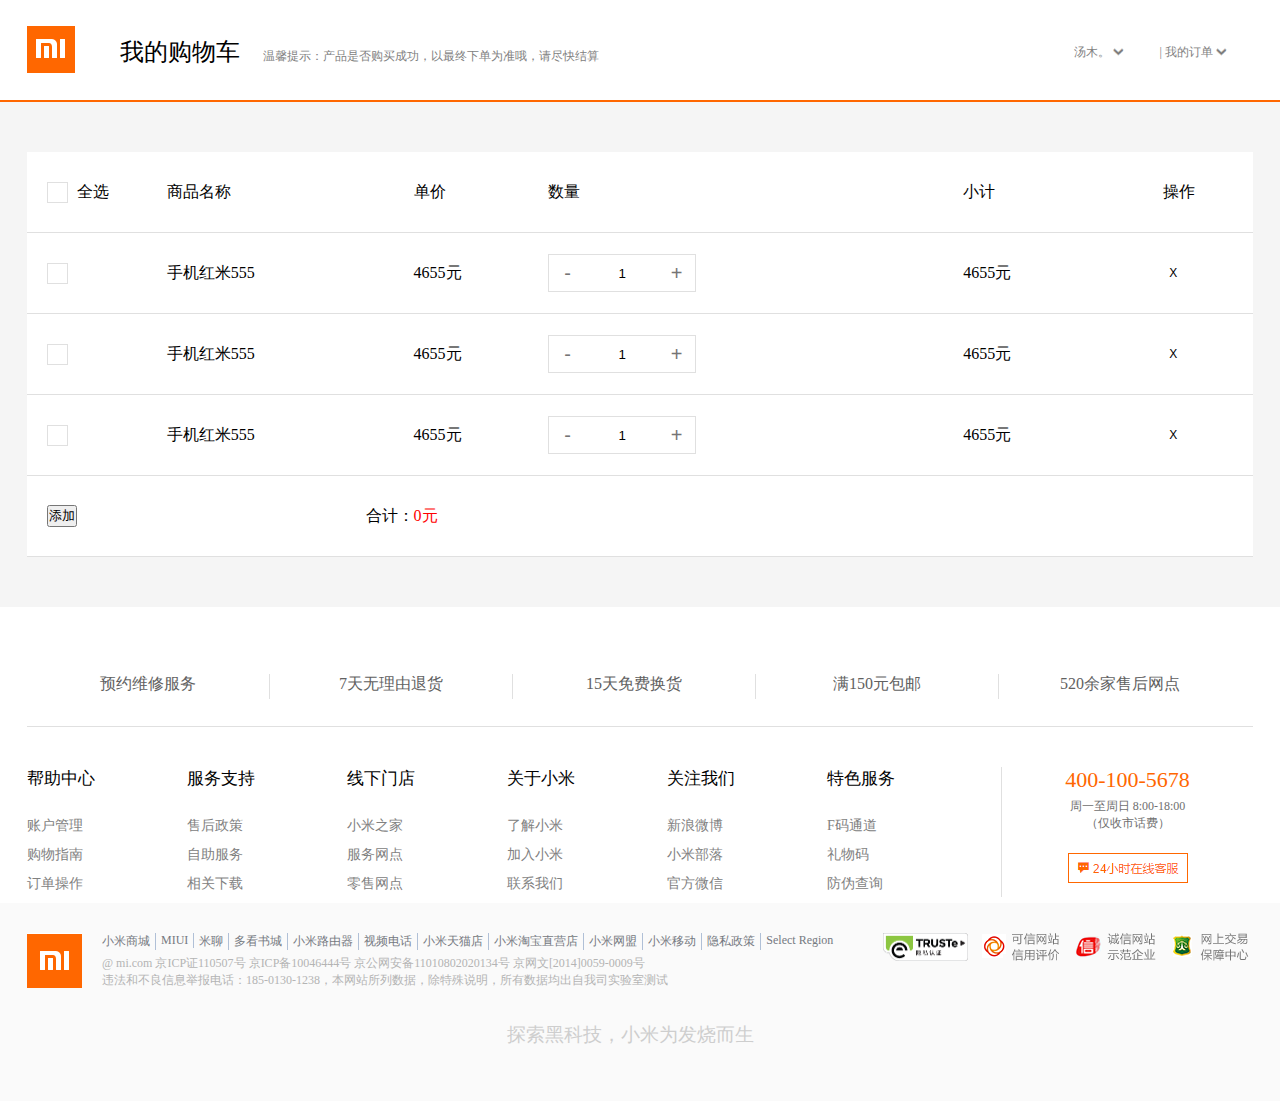
<file: cart.html>
<!DOCTYPE html>
<html>

	<head>
		<meta charset="UTF-8">
		<title>我的购物车-小米商城</title>
		<link rel="stylesheet" type="text/css" href="css/cart.css" />
		<link rel="stylesheet" type="text/css" href="css/base.css" />
	</head>
	<body>
		<div id="main">
			<div id="header">
				<div id="header-content">
					<div id="content-left">
						<div id="left-l">
							<a href="homepage.html"><img src="img/cart/logo.png" /></a>

						</div>
						<div id="left-r">
							<span>我的购物车</span> 温馨提示：产品是否购买成功，以最终下单为准哦，请尽快结算

						</div>

					</div>
					<div id="content-right">
						<ul>
							<li id="user">
								<a href="#">汤木。</a>
								<ul id="user-list">
									<li>
										<a href="#">个人中心</a>
									</li>
									<li>
										<a href="#">评价晒单</a>
									</li>
									<li>
										<a href="#">我的喜欢</a>
									</li>
									<li>
										<a href="#">小米账户</a>
									</li>
									<li>
										<a href="#">退出订单</a>
									</li>
								</ul>
							</li>
							<li>
								<span class="line">|</span>
								<a href="#">我的订单</a>
							</li>
						</ul>
					</div>
				</div>
			</div>
			<!--头部结束-->
			<div id="main-content">
				<div id="container">
					<div id="cart">
						<table id="tab" cellspacing="0" cellpadding="5px">
							<thead>
								<tr>
									<td id="col-row-1" width="30px"><i id="allCheck"></i></td>
									<td id="word-allCheck">全选</td>
									<td>商品名称</td>
									<td>单价</td>
									<td>数量</td>
									<td>小计</td>
									<td>操作</td>
								</tr>
							</thead>
							<tbody>
								<tr>
									<td colspan="2"><i></i></td>
									<td>手机红米555</td>
									<td>4655元</td>
									<td>
										<input type="button" value="-" onclick="minus(this)" />
										<input type="text" value="1" onchange="setSubTatol(this)" />
										<input type="button" name="" value="+" onclick="plus(this)" />
									</td>
									<td>4655元</td>
									<td>
										<input type="button" value="X" onclick="removeItem(this)">
									</td>
								</tr>
								<tr>
									<td colspan="2"><i></i></td>
									<td>手机红米555</td>
									<td>4655元</td>
									<td>
										<input type="button" value="-" onclick="minus(this)" />
										<input type="text" value="1" onchange="setSubTatol(this)" />
										<input type="button" name="" value="+" onclick="plus(this)" />
									</td>
									<td>4655元</td>
									<td>
										<input type="button" value="X" onclick="removeItem(this)">
									</td>
								</tr>
								<tr>
									<td colspan="2"><i></i></td>
									<td>手机红米555</td>
									<td>4655元</td>
									<td>
										<input type="button" value="-" onclick="minus(this)" />
										<input type="text" value="1" onchange="setSubTatol(this)" />
										<input type="button" name="" value="+" onclick="plus(this)" />
									</td>
									<td>4655元</td>
									<td>
										<input type="button" value="X" onclick="removeItem(this)">
									</td>
								</tr>

							</tbody>
							<tfoot>
								<tr>
									<td colspan="2"><input type="button" name="" id="" value="添加" onclick="addItem()" /></td>
									<td style="text-align: right; border-right: 0px;">合计：</td>
									<td style="border-left: 0;color: red;" id="total">0元</td>
									<td></td>
									<td></td>
									<td></td>
								</tr>
							</tfoot>

						</table>

					</div>
					<div id="recommend">

					</div>
				</div>

			</div>

			<!--内容结束-->
			<!--尾部-->
			<div id="footer">
				<iframe src="footer.html" width="100%" height="500px" scrolling="no" frameborder="0"></iframe>
			</div>
			<!--尾部结束-->

		</div>
		<script type="text/javascript" src="js/cart.js">
		</script>
	</body>

</html>
</file>
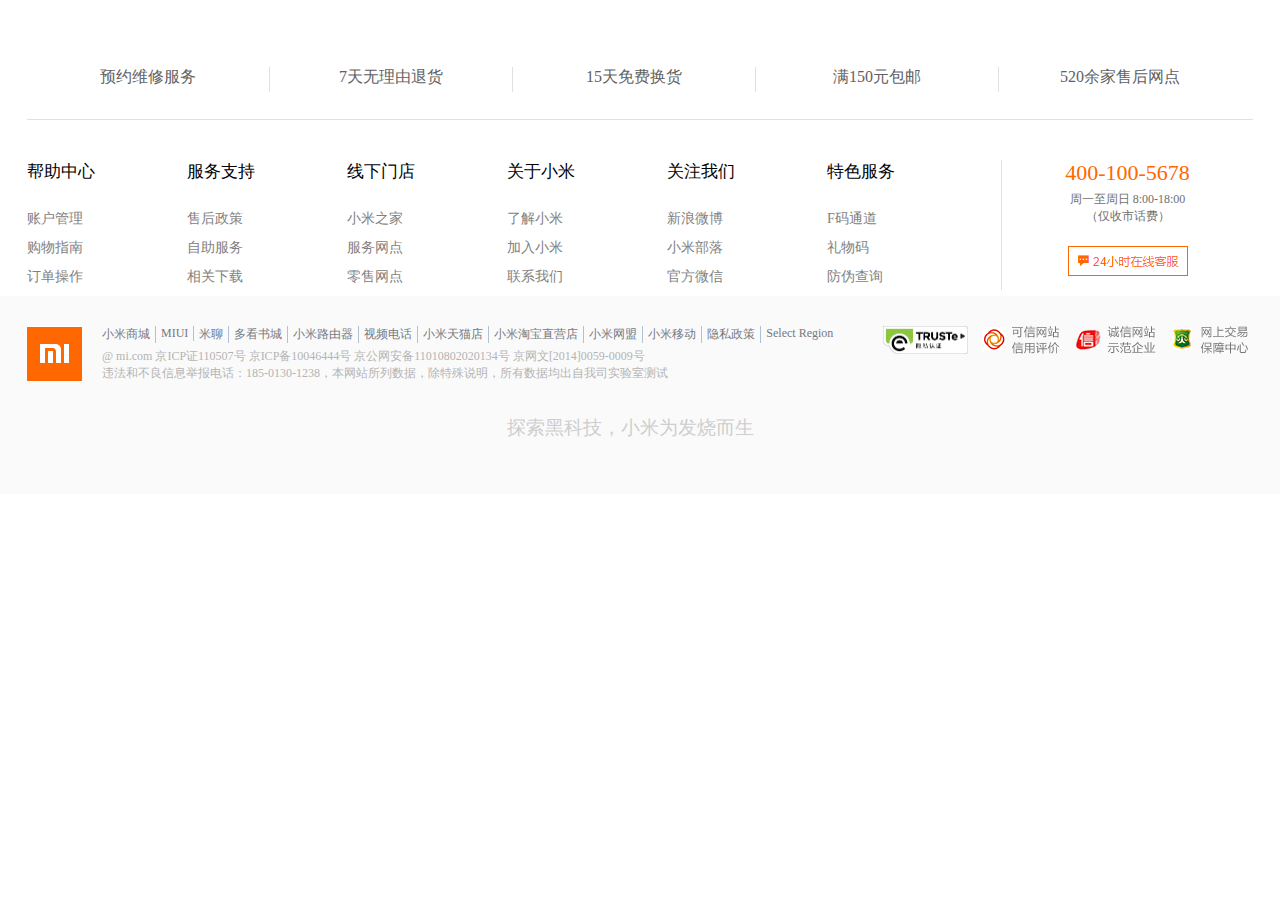
<file: footer.html>
<!DOCTYPE html>
<html>

	<head>
		<meta charset="UTF-8">
		<title></title>
		<link rel="stylesheet" type="text/css" href="css/base.css" />
		<link rel="stylesheet" type="text/css" href="css/footer.css"/>
		
	</head>

	<body>
		<div id="main">
			<div id="footer">
				<div class="container">
					<div id="footer-service">
						<ul>
							<li class="fix-service">
								<a href="#">预约维修服务</a>
							</li>
							<li class="7days">
								<a href="#">7天无理由退货</a>
							</li>
							<li class="15days">
								<a href="#">15天免费换货</a>
							</li>
							<li class="postage-free">
								<a href="#">满150元包邮</a>
							</li>
							<li class="after-sale">
								<a href="#">520余家售后网点</a>
							</li>
						</ul>
					</div>
					<div id="footer-links">
						<dl class="col-links">
							<dt>帮助中心</dt>
							<dd>
								<a href="#">账户管理</a>
							</dd>
							<dd>
								<a href="#">购物指南</a>
							</dd>
							<dd>
								<a href="#">订单操作</a>
							</dd>
						</dl>
						<dl class="col-links">
							<dt>服务支持</dt>
							<dd>
								<a href="#">售后政策</a>
							</dd>
							<dd>
								<a href="#">自助服务</a>
							</dd>
							<dd>
								<a href="#">相关下载</a>
							</dd>
						</dl>
						<dl class="col-links">
							<dt>线下门店</dt>
							<dd>
								<a href="#">小米之家</a>
							</dd>
							<dd>
								<a href="#">服务网点</a>
							</dd>
							<dd>
								<a href="#">零售网点</a>
							</dd>
						</dl>
						<dl class="col-links">
							<dt>关于小米</dt>
							<dd>
								<a href="#">了解小米</a>
							</dd>
							<dd>
								<a href="#">加入小米</a>
							</dd>
							<dd>
								<a href="#">联系我们</a>
							</dd>
						</dl>
						<dl class="col-links">
							<dt>关注我们</dt>
							<dd>
								<a href="#">新浪微博</a>
							</dd>
							<dd>
								<a href="#">小米部落</a>
							</dd>
							<dd>
								<a href="#">官方微信</a>
							</dd>
						</dl>
						<dl class="col-links">
							<dt>特色服务</dt>
							<dd>
								<a href="#">F码通道</a>
							</dd>
							<dd>
								<a href="#">礼物码</a>
							</dd>
							<dd>
								<a href="#">防伪查询</a>
							</dd>
						</dl>
						<div class="col-contact">
							<p class="phone">400-100-5678</p>
							<p class="J_serviceTime-normal">
								<span>周一至周日 8:00-18:00</span>
								<br /> （仅收市话费）

							</p>
							<p class="btn24hour">
								<a href="#"> </a>
							</p>

						</div>
					</div>
					<div style="clear: both;"></div>

				</div>
				<div id="footer-info">
					<div class="container">

						<div class="logo"><img src="img/homepage/mi-logo.png" /></div>
						<div class="info-text">
							<div class="sites">
								<ul>
									<li>
										<a href="#">小米商城</a>
									</li>
									<li>
										<a href="#">MIUI</a>
									</li>
									<li>
										<a href="#">米聊</a>
									</li>
									<li>
										<a href="#">多看书城</a>
									</li>
									<li>
										<a href="#">小米路由器</a>
									</li>
									<li>
										<a href="#">视频电话</a>
									</li>
									<li>
										<a href="#">小米天猫店</a>
									</li>
									<li>
										<a href="#">小米淘宝直营店</a>
									</li>
									<li>
										<a href="#">小米网盟</a>
									</li>
									<li>
										<a href="#">小米移动</a>
									</li>
									<li>
										<a href="#">隐私政策</a>
									</li>
									<li>
										<a href="#">Select Region</a>
									</li>
								</ul>
								<div style="clear: both;"></div>
								<div class="accuse-info">
									@
									<a href="#">mi.com</a> 京ICP证110507号
									<a href="#">京ICP备10046444号</a>
									<a href="#">京公网安备11010802020134号 </a>
									<a href="#">京网文[2014]0059-0009号 </a>
									<br /> 违法和不良信息举报电话：185-0130-1238，本网站所列数据，除特殊说明，所有数据均出自我司实验室测试
								</div>
							</div>

						</div>
						<div class="info-links">
							<a href="#"><img src="img/homepage/truste.png" /></a>
							<a href="#"><img src="img/homepage/v-logo-1.png" /></a>
							<a href="#"><img src="img/homepage/v-logo-2.png" /></a>
							<a href="#"><img src="img/homepage/v-logo-3.png" /></a>
						</div>
						<div style="clear: both;"></div>
						<div class="last">
							探索黑科技，小米为发烧而生
						</div>
					</div>
				</div>

			</div>
		</div>
	</body>

</html>
</file>
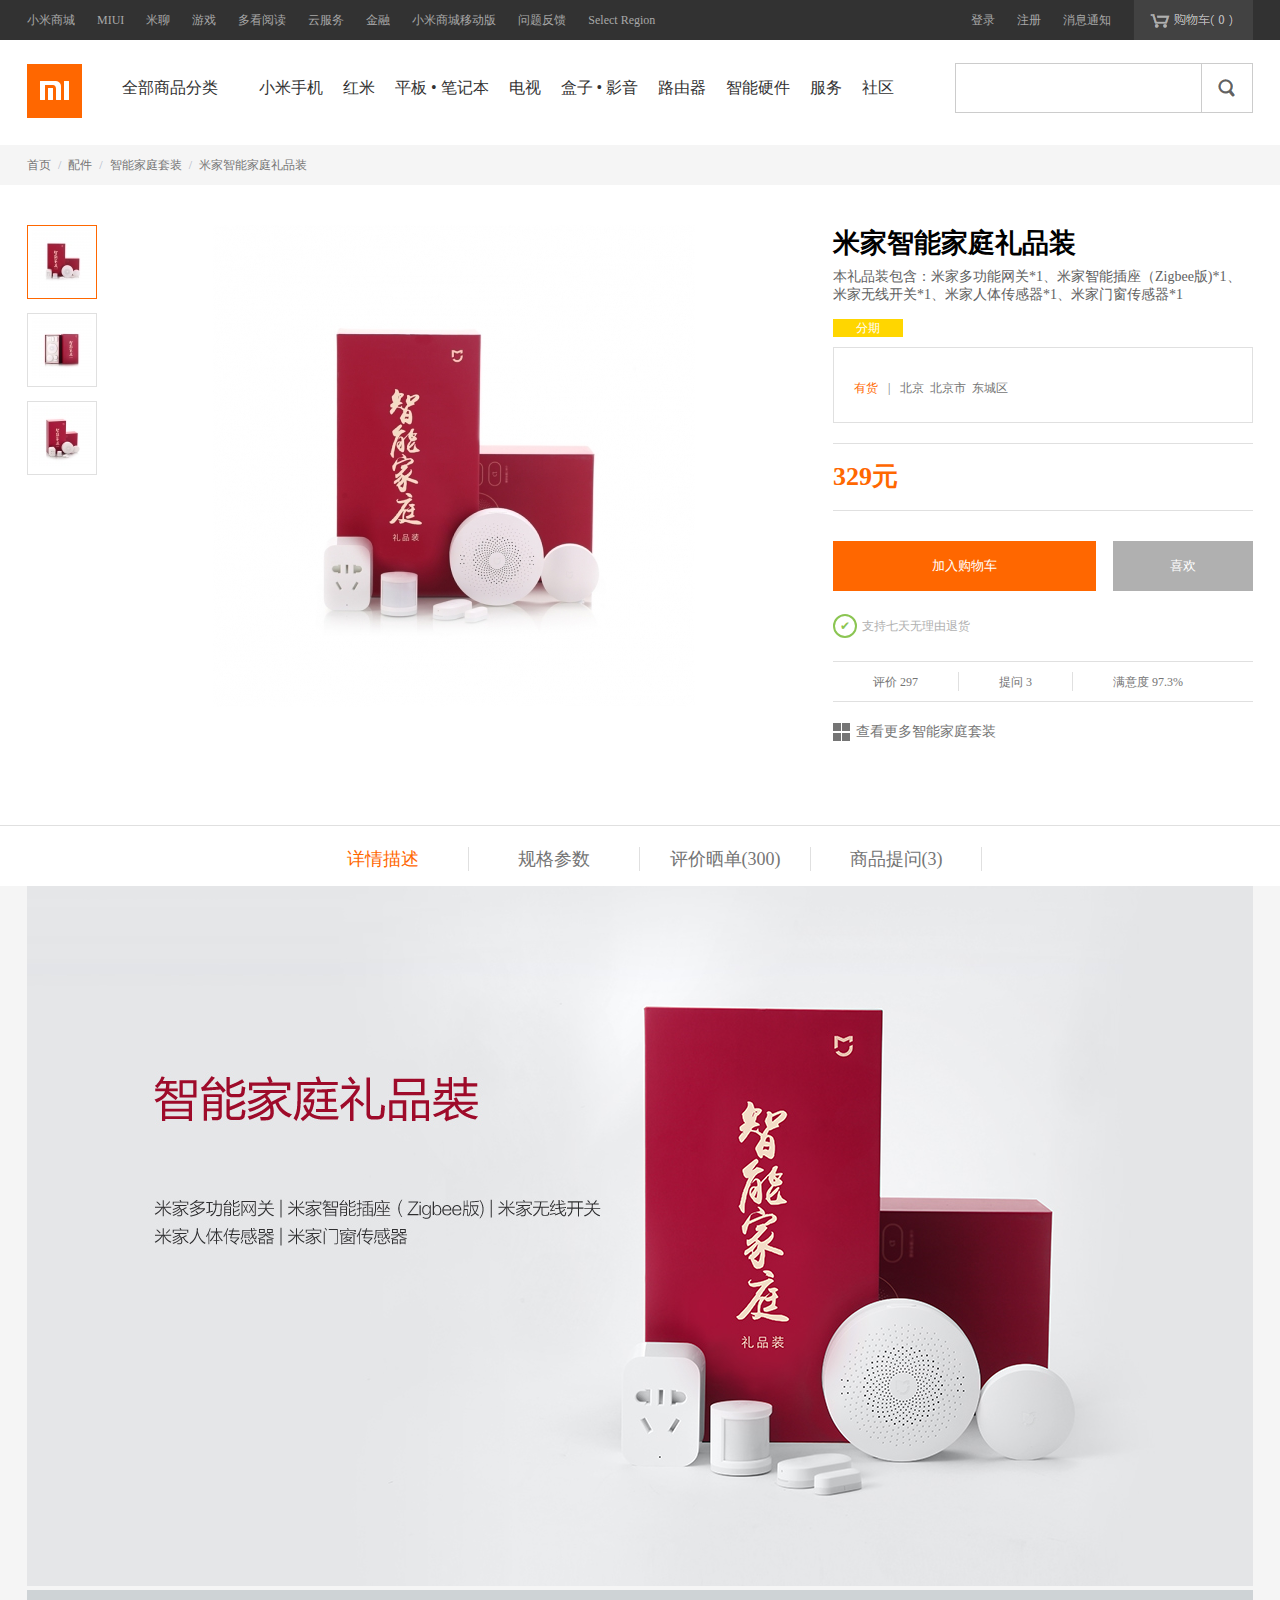
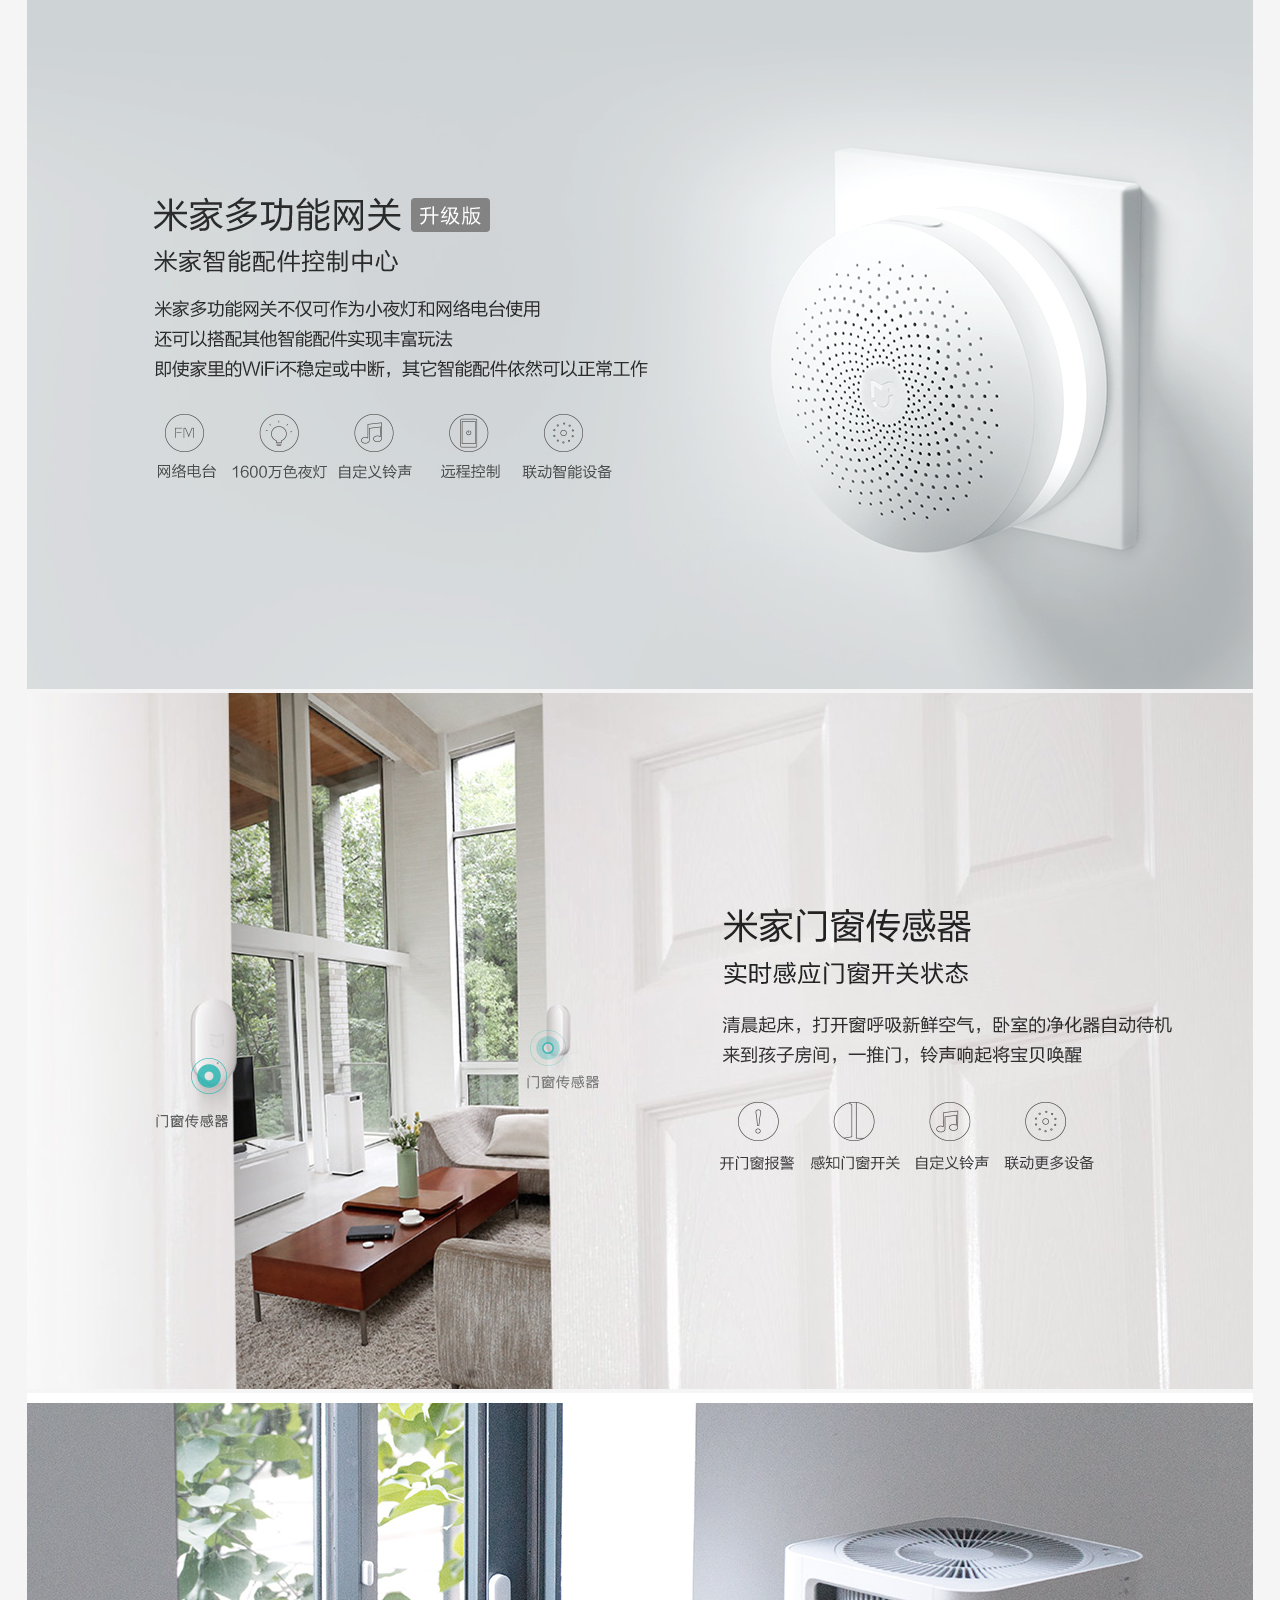
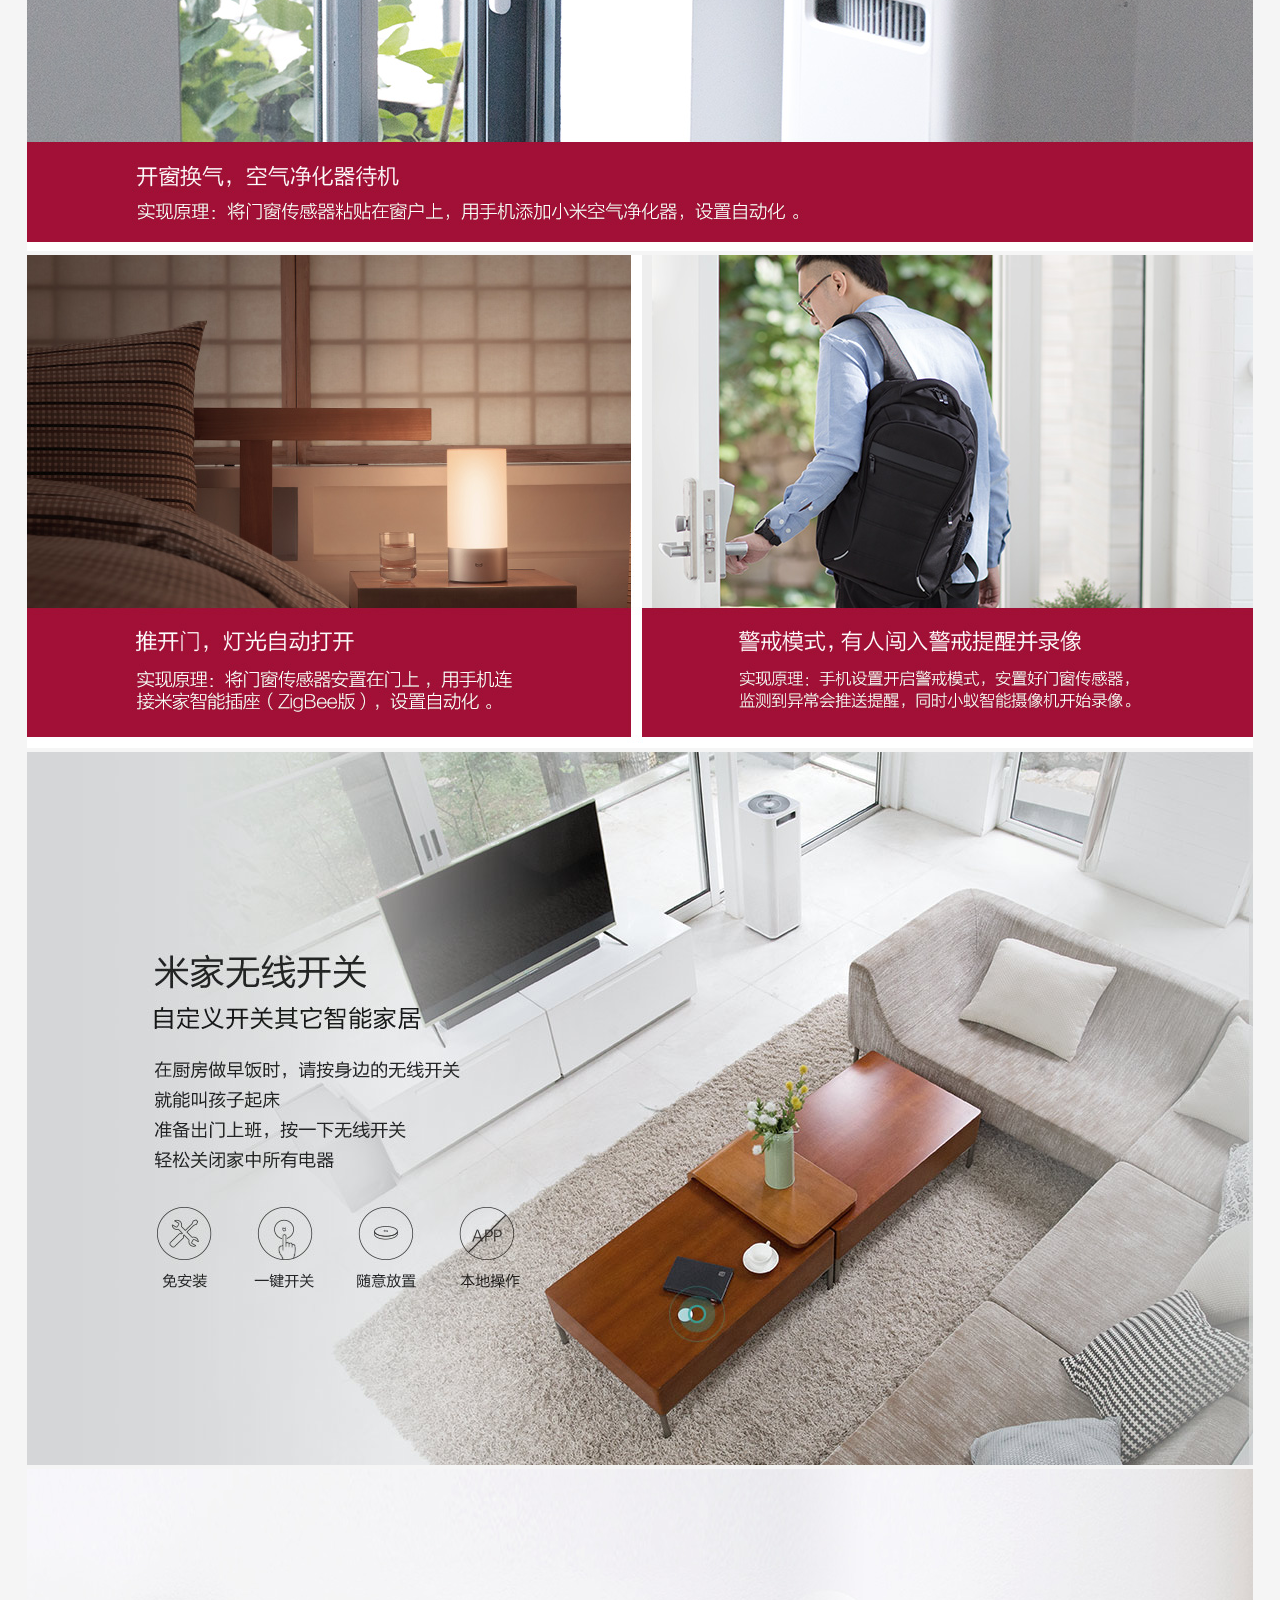
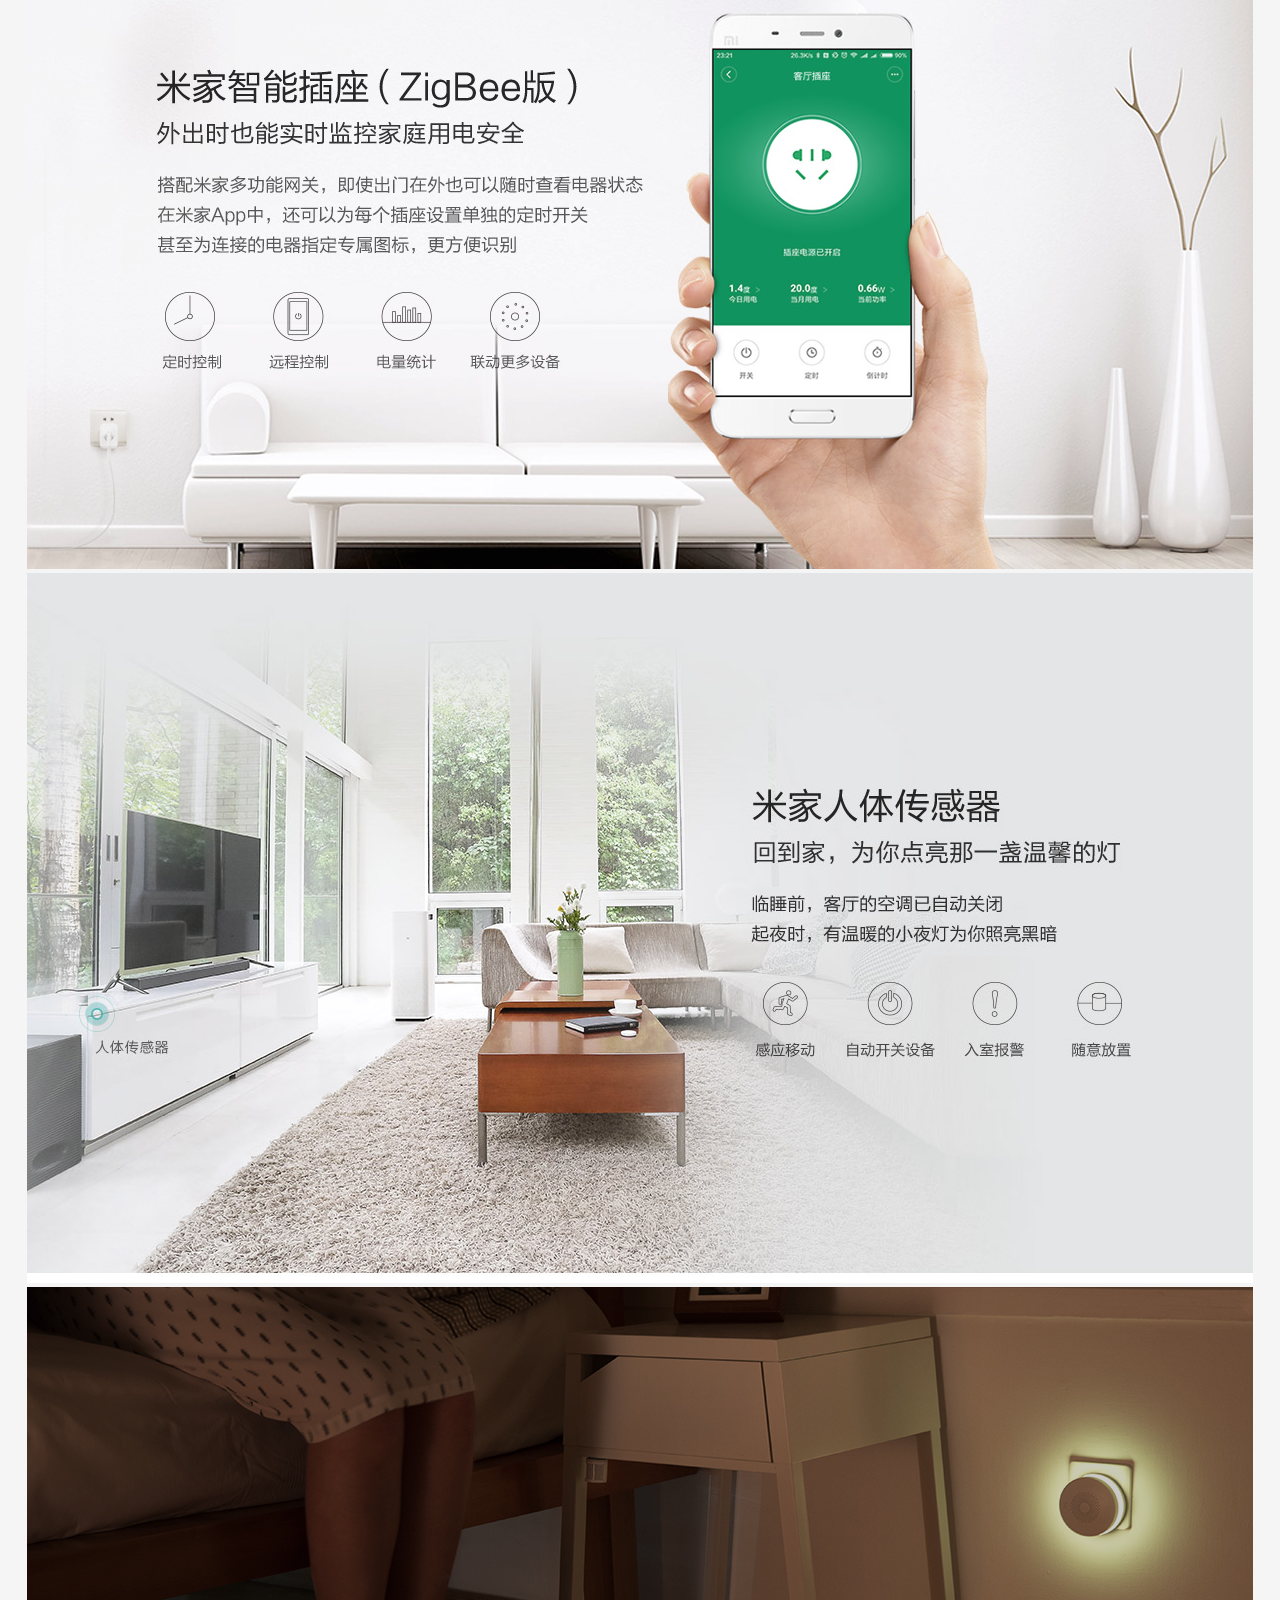
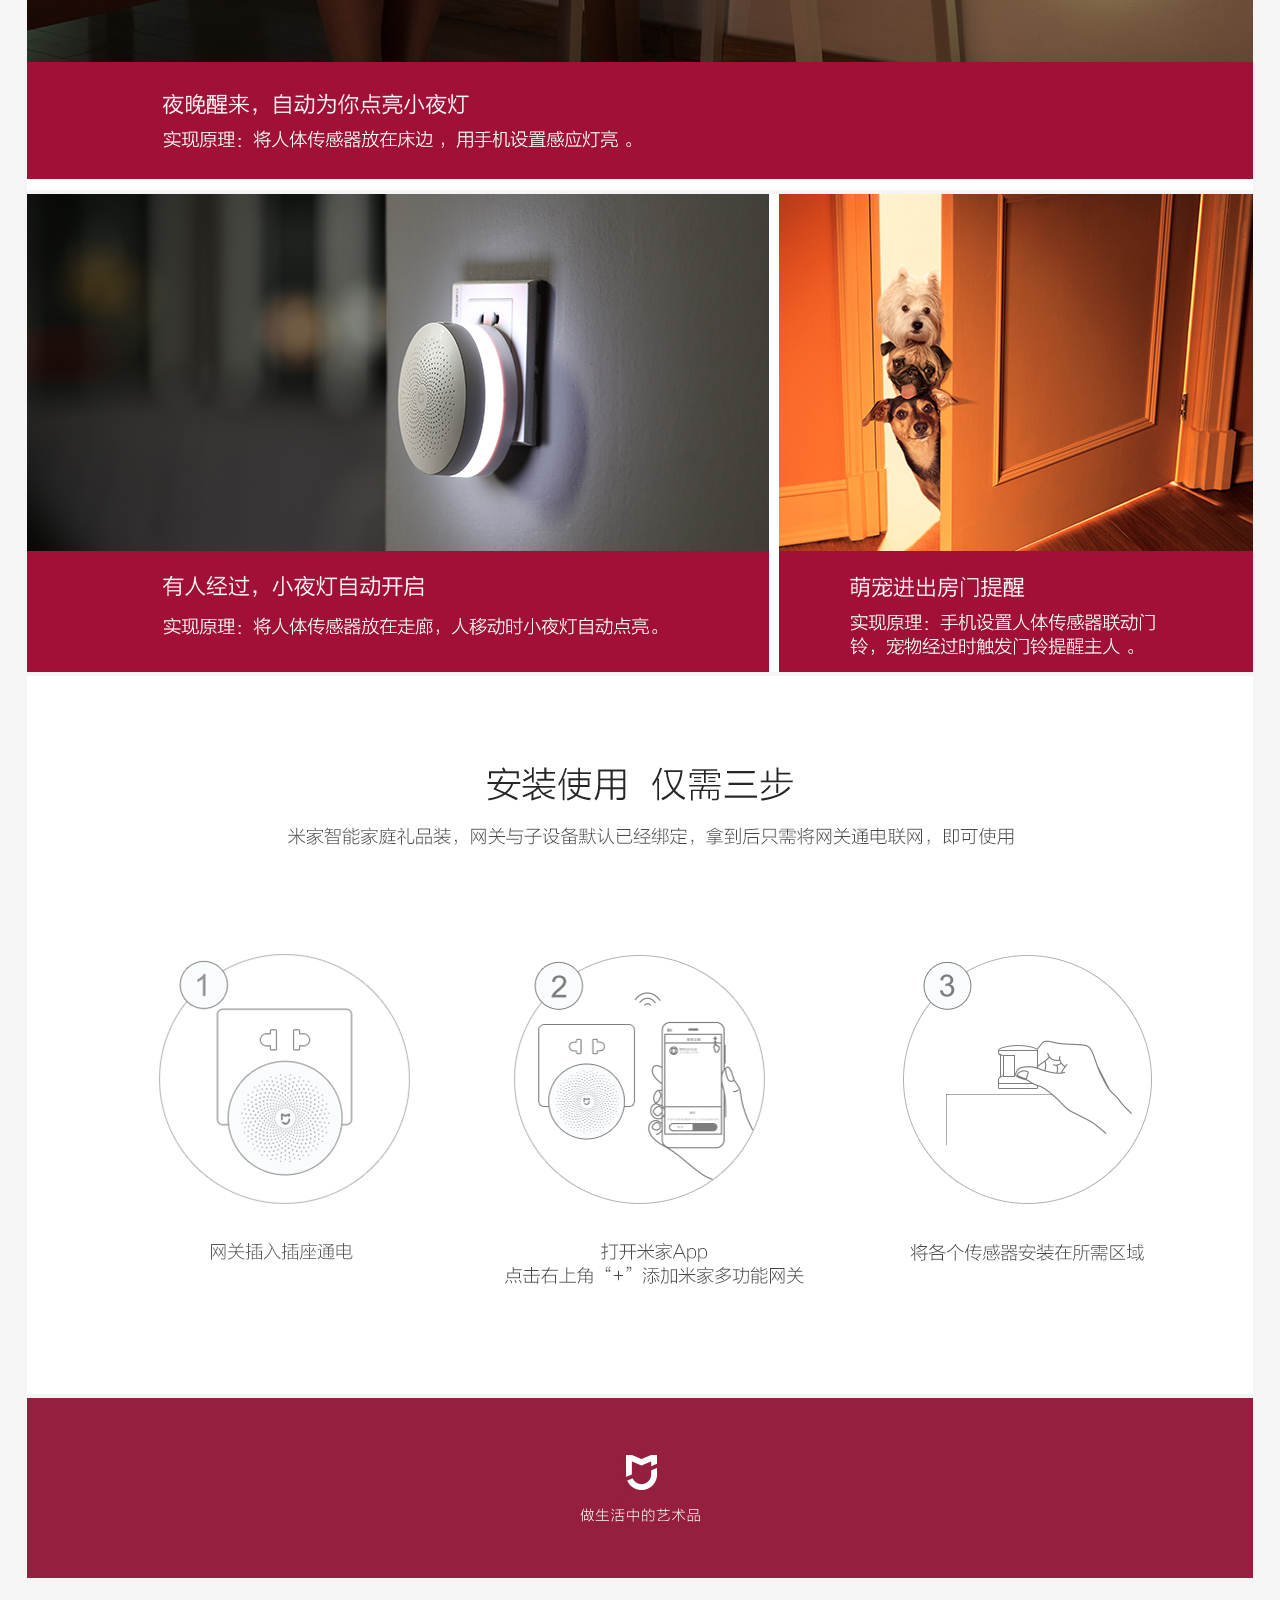
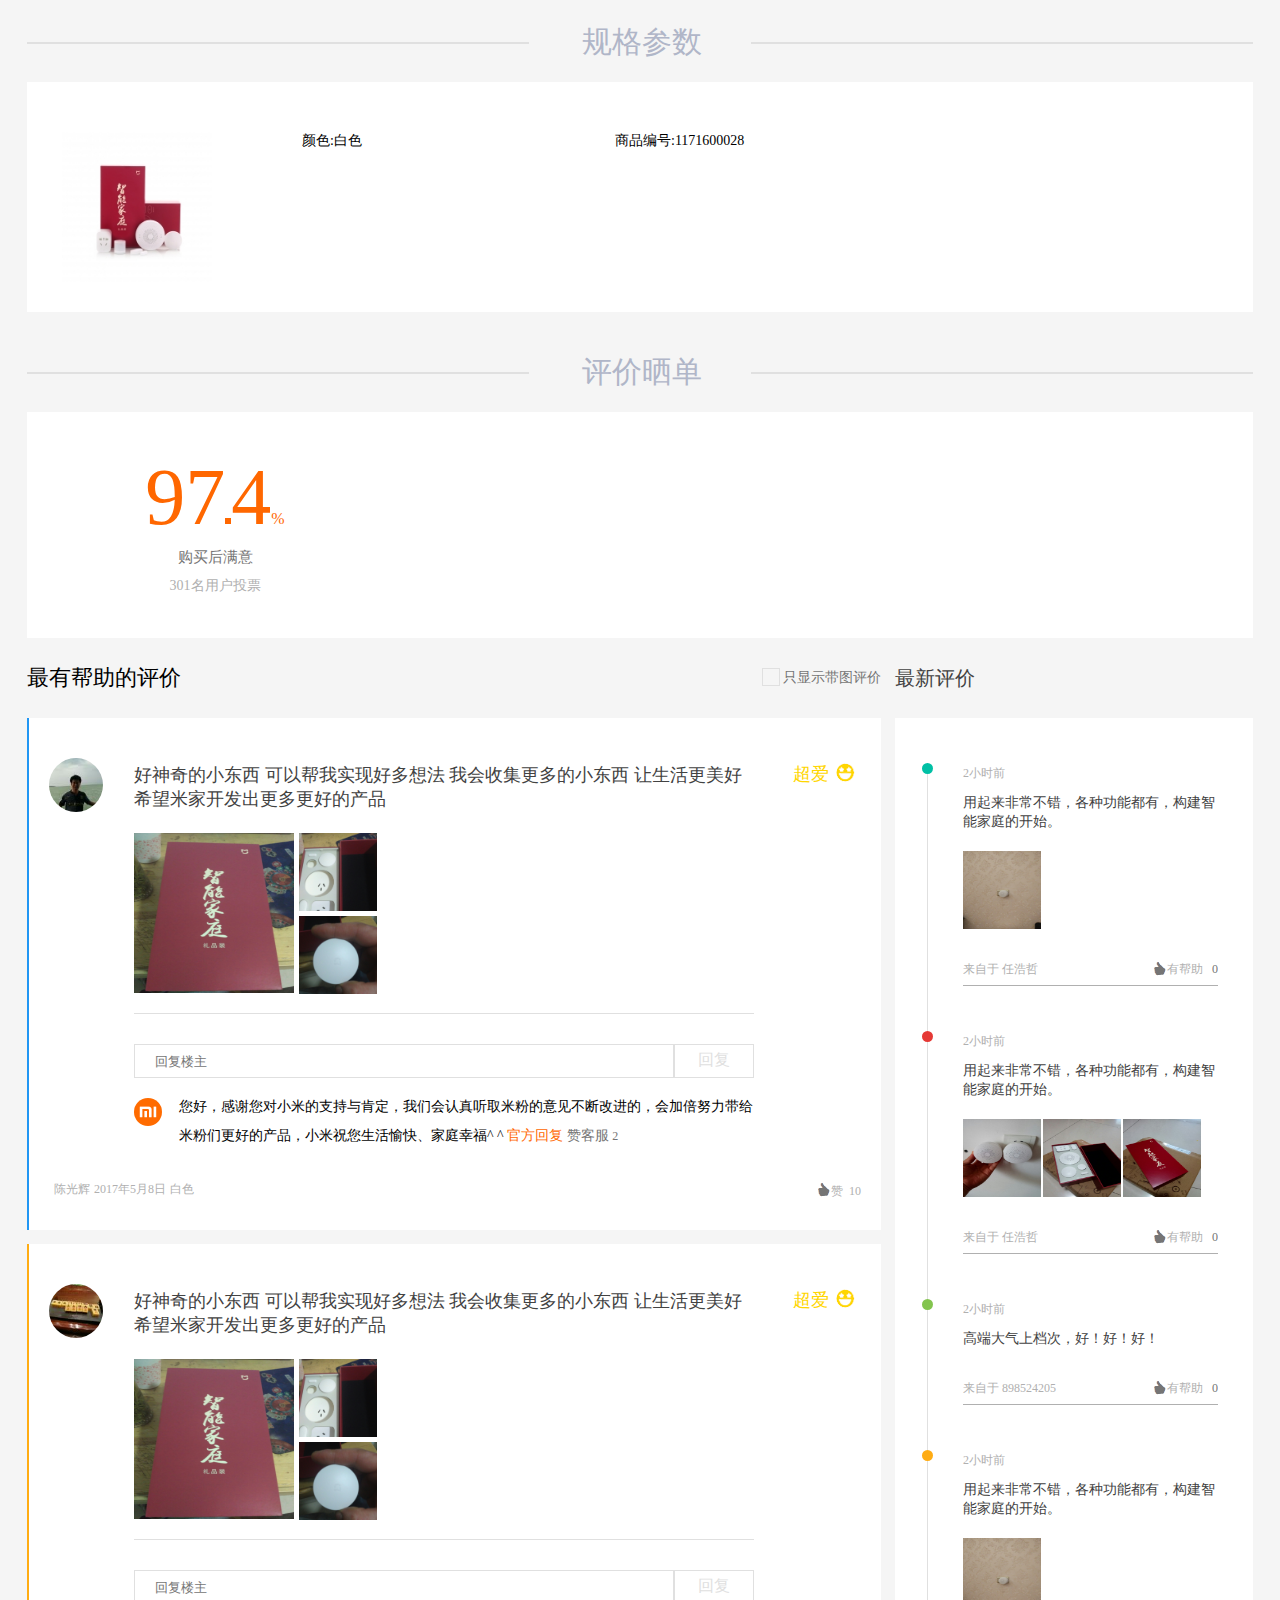
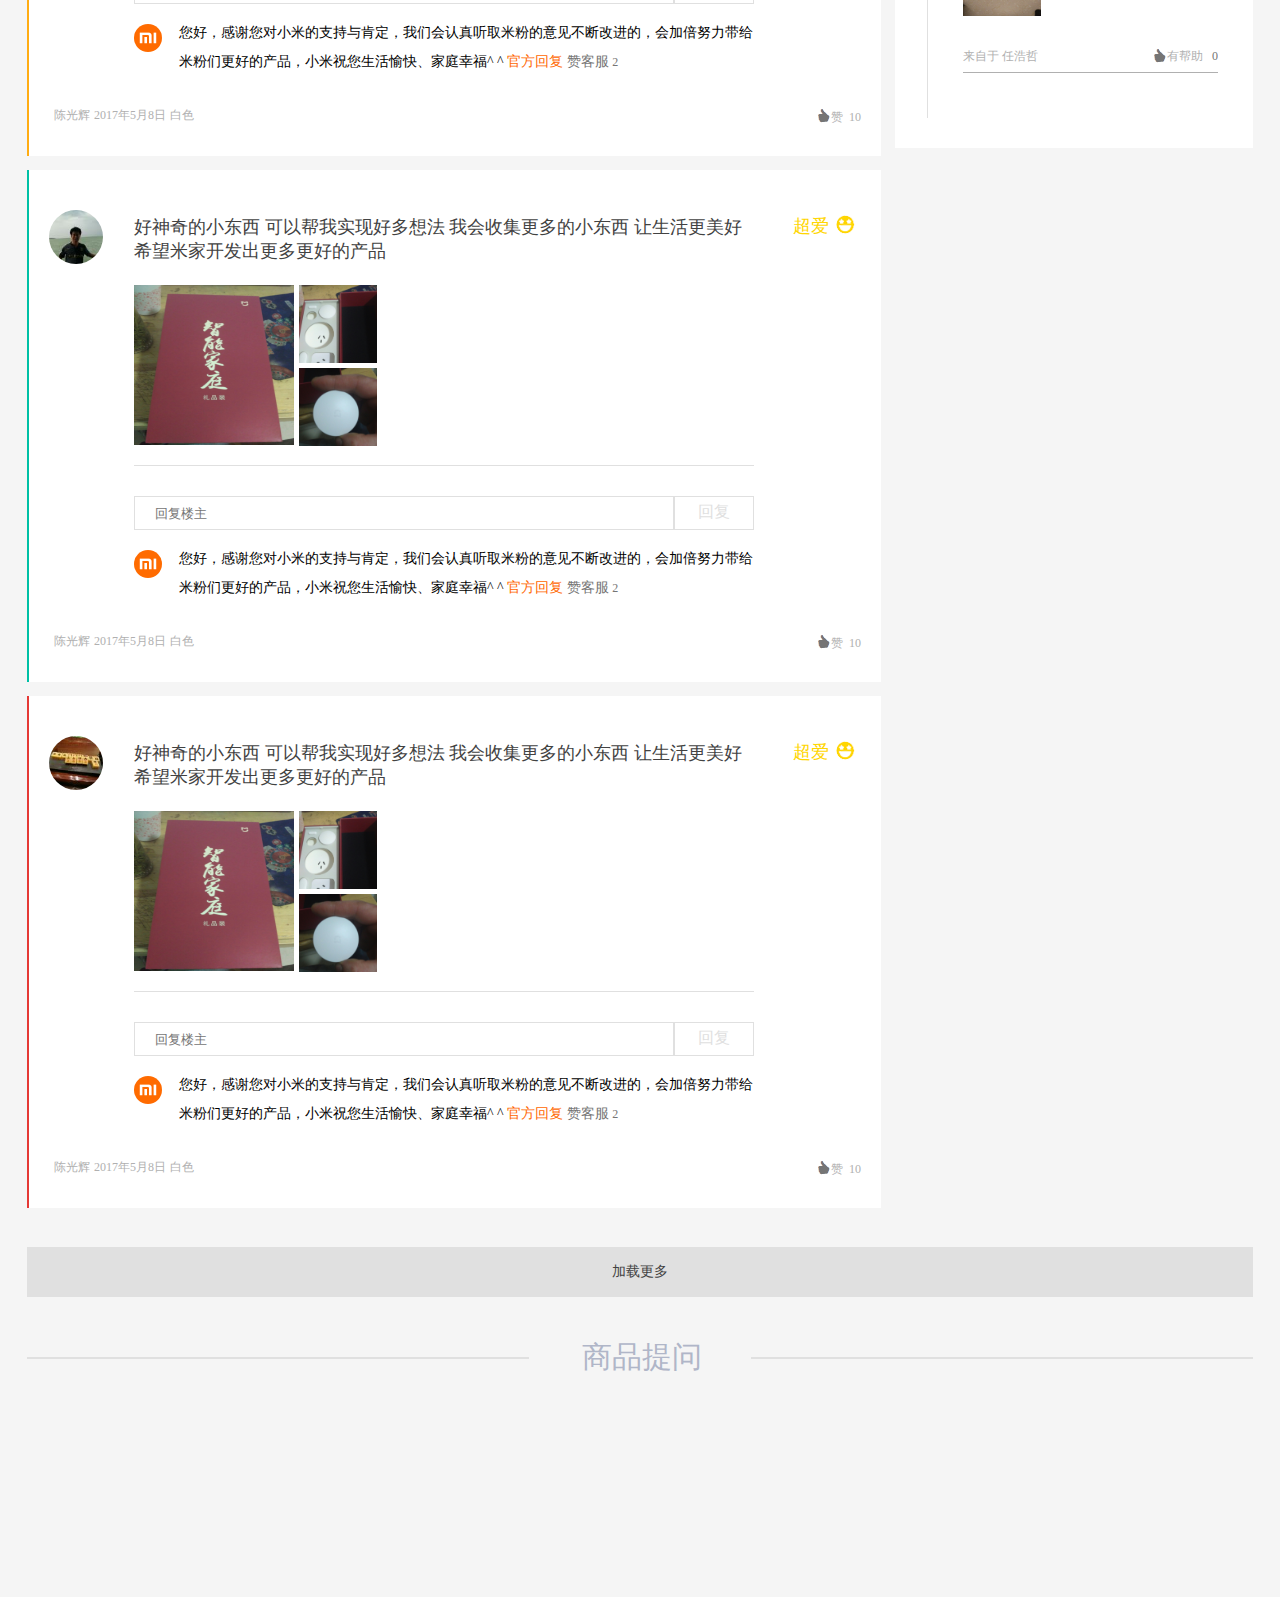
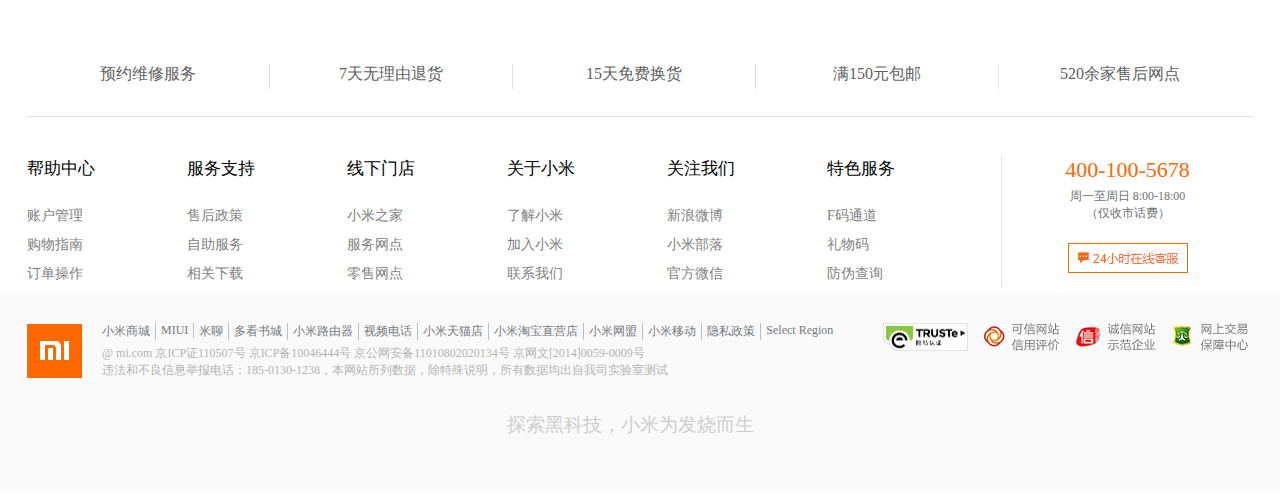
<file: goodsdetail.html>
<!DOCTYPE html>
<html>

	<head>
		<meta charset="UTF-8">
		<title>【米家智能家庭礼品装】智能家庭套装-小米商城</title>
		<link rel="shortcut icon" type="image/x-icon" href="//s01.mifile.cn/favicon.ico" />
		<link rel="stylesheet" type="text/css" href="css/newheader.css" />
		<link rel="stylesheet" type="text/css" href="css/base.css" />
		<link rel="stylesheet" type="text/css" href="css/goodsdetail.css" />
	</head>

	<body>
		<div id="main">
			<!--头部-->
			<div id="site-topbar">
				<div class="site-container">
					<div class="topbar-nav">
						<ul>
							<li>
								<a href="#">小米商城</a>
							</li>
							<li>
								<a href="#">MIUI</a>
							</li>
							<li>
								<a href="#">米聊</a>
							</li>
							<li>
								<a href="#">游戏</a>
							</li>
							<li>
								<a href="#">多看阅读</a>
							</li>
							<li>
								<a href="#">云服务</a>
							</li>
							<li>
								<a href="#">金融</a>
							</li>
							<li>
								<a href="#">小米商城移动版</a>
							</li>
							<li>
								<a href="#">问题反馈</a>
							</li>
							<li>
								<a href="#">Select Region</a>
							</li>
						</ul>
					</div>
					<!--购物车-->
					<a href="newcart.html" target="_blank">
						<div class="topbar-cart">
							<div class="cart-menu">
								<!--购物车中还没有商品，赶紧选购吧！-->
								<img src="img/header/cart-menu.png" />
							</div>
						</div>
					</a>
					<div class="topbar-info">
						<ul>
							<li>
								<a href="login.html">登录</a>
							</li>
							<li>
								<a href="register.html">注册</a>
							</li>
							<li>
								<a href="#">消息通知</a>
							</li>
						</ul>
					</div>

				</div>
			</div>
			<!--头部结束-->
			<div style="clear: both;"></div>
			<!--主体-->
			<!--用地头部开始-->
			<div id="site-header">
				<div class="container">
					<div class="header-logo">
						<a href="homepage.html"><img src="img/header/mi-logo.png" /></a>
					</div>
					<div class="header-nav">
						<ul class="nav-list">
							<li class="header-nav-classify">
								<a href="#">全部商品分类</a>
								<div class="site-category">
									<ul>
										<li>
											手机 电话卡
											<span class="category-menu-bg">&gt;</span>
										</li>
										<li>
											笔记本 平板
											<span class="category-menu-bg">&gt;</span>

										</li>
										<li>
											电视 盒子
											<span class="category-menu-bg">&gt;</span>

										</li>
										<li>
											路由器 智能硬件
											<span class="category-menu-bg">&gt;</span>

										</li>
										<li>
											移动电源 电池 插线板
											<span class="category-menu-bg">&gt;</span>

										</li>
										<li>
											耳机 音响
											<span class="category-menu-bg">&gt;</span>

										</li>
										<li>
											保护套 贴膜
											<span class="category-menu-bg">&gt;</span>

										</li>
										<li>
											线材 支架 存储卡
											<span class="category-menu-bg">&gt;</span>

										</li>
										<li>
											箱包 服饰 鞋 眼镜
											<span class="category-menu-bg">&gt;</span>

										</li>
										<li>
											米兔 生活周边
											<span class="category-menu-bg">&gt;</span>

										</li>
									</ul>
									<!--第一个-->
									<div>
										<img src="img/homepage/01.png" />
									</div>
									<!--第二个-->
									<div>
										<img src="img/homepage/02.png" />
									</div>
									<!--第三个-->
									<div>
										<img src="img/homepage/03.png" />
									</div>
									<!--第四个-->
									<div><img src="img/homepage/04.png" /></div>
									<!--第五个-->
									<div><img src="img/homepage/05.png" /></div>
									<!--第六个-->
									<div id="div6"><img src="img/homepage/06.png" /></div>
									<!--第七个-->
									<div id="div7"><img src="img/homepage/07.png" /></div>
									<!--第八个-->
									<div id="div8"><img src="img/homepage/08.png" /></div>
									<!--第九个-->
									<div id="div9"><img src="img/homepage/09.png" /></div>
									<!--第十个-->
									<div id="div10"><img src="img/homepage/10.png" /></div>
								</div>
							</li>
							<li class="nav-item">
								<a href="#">小米手机</a>
								<div>
									<a href="#"><img src="img/homepage/header-nav-menu01.png" /></a>
								</div>
							</li>
							<li class="nav-item">
								<a href="#">红米</a>
								<div>
									<a href="#"><img src="img/homepage/header-nav-menu02.png" /></a>
								</div>
							</li>
							<li class="nav-item">
								<a href="#">平板 • 笔记本</a>
								<div>
									<a href="#"><img src="img/homepage/header-nav-menu03.png" /></a>
								</div>
							</li>
							<li class="nav-item">
								<a href="#">电视</a>
								<div>
									<a href="#"><img src="img/homepage/header-nav-menu04.png" /></a>
								</div>
							</li>
							<li class="nav-item">
								<a href="#">盒子 • 影音</a>
								<div>
									<a href="#"><img src="img/homepage/header-nav-menu05.png" /></a>
								</div>
							</li>
							<li class="nav-item">
								<a href="#">路由器</a>
								<div>
									<a href="#"><img src="img/homepage/header-nav-menu06.png" /></a>
								</div>
							</li>
							<li class="nav-item">
								<a href="#">智能硬件</a>
								<div>
									<a href="#"><img src="img/homepage/header-nav-menu07.png" /></a>
								</div>
							</li>
							<li class="nav-item">
								<a href="#">服务</a>
							</li>
							<li class="nav-item">
								<a href="#">社区</a>
							</li>
						</ul>
					</div>
					<div class="header-search">
						<input type="text" name="" id="search-text" value="" />
						<a href="searchpage.html"><input type="image" src="img/header/seaerch-icon.png" name="" id="search-btn" value="" /></a>
						<div style="clear: both;"></div>
						<div id="keywordList">
							<ul>
								<li>
									<span>
											小米5s plus
									</span>
									<span>
											约有5件
									</span>
								</li>
								<li>
									<span>
										小米MIX
									</span>
									<span>
										约有1件
									</span>
								</li>
								<li>
									<span>
										手环
									</span>
									<span>
										约有6件
									</span>
								</li>
								<li>
									<span>
										红米Note 4x
									</span>
									<span>
										约有4件
									</span>
								</li>
								<li>
									<span>
										移动电源
									</span>
									<span>
										约有16件
									</span>
								</li>
								<li>
									<span>
										米家摄像机
									</span>
									<span>
										约有5件
									</span>
								</li>
								<li>
									<span>
										小米体重秤
									</span>
									<span>
										约有2件
									</span>
								</li>
								<li>
									<span>
										LED灯
									</span>
									<span>
										约有6件
									</span>
								</li>
								<li>
									<span>
										优惠套餐
									</span>
									<span>
										约有64件
									</span>
								</li>
							</ul>
						</div>
					</div>
				</div>
			</div>
			<div style="clear: both;"></div>
			<!--用地头部结束-->
			<!--主体开始-->
			<!--面包屑导航开始-->
			<div id="breadcrumbs">
				<div class="container">
					<a href="homepage.html">首页</a>
					<span class="gtColor">&nbsp;/&nbsp;</span>
					<a href="#">配件</a>
					<span class="gtColor">&nbsp;/&nbsp;</span>
					<a href="#">智能家庭套装</a>
					<span class="gtColor">&nbsp;/&nbsp;</span>
					<span>米家智能家庭礼品装</span>
				</div>
			</div>
			<!--面包屑导航结束-->
			<!--商品详情开始-->
			<div id="goods-detail">
				<div class="container">
					<!--商品详情左边信息-->
					<div class="goods-detail-left-info">
						<div class="goods-pic-box">
							<div class="goods-small-pic">
								<ul>
									<li class="first-samll-pic" isClick="true"><img src="img/goodsdetail/goodsSmallPic/pms_1492677587.51797274!60x60.jpg" /></li>
									<li><img src="img/goodsdetail/goodsSmallPic/pms_1492677587.53744519!60x60.jpg" /></li>
									<li><img src="img/goodsdetail/goodsSmallPic/pms_1492677587.5184147!60x60.jpg" /></li>
								</ul>
							</div>
							<div class="goods-big-pic">
								<img src="img/goodsdetail/goodsBigPic/pms_1492677587.51797274!482x482.jpg" />
							</div>
						</div>
					</div>
					<!--商品信息右边容器-->
					<div class="goods-info-rightBox">
						<dl>
							<dt class="goodsName"><h2>米家智能家庭礼品装</h2></dt>
							<dd class="goods-subtitile">
								本礼品装包含：米家多功能网关*1、米家智能插座（Zigbee版)*1、米家无线开关*1、米家人体传感器*1、米家门窗传感器*1
							</dd>
							<dd>
								<div class="goods-payMethod-byStages">
									分期
								</div>
							</dd>
							<dd class="goods-info-address">
								<span class="goods-InStore">有货</span>
								<span>&nbsp;&nbsp;|&nbsp;&nbsp;</span>
								<span>北京&nbsp;&nbsp;北京市&nbsp;&nbsp;东城区</span>
							</dd>
							<dd class="goods-info-head-price">
								329元
							</dd>
							<dd class="goods-info-head-cart">
								<form action="post" method="post">
									<input class="joinCart" type="submit" value="加入购物车" />
									<input class="like" type="submit" value="喜欢" />
								</form>

							</dd>
							<dd style="clear: both;"></dd>
							<dd class="goods-info-head-policy">
								<span class="policy-icon">✔</span>支持七天无理由退货
							</dd>
							<dd class="goods-info-head-userfaq">
								<ul>
									<li>
										<a href="javascript:;">评价&nbsp;297</a>
									</li>
									<li>
										<a href="javascript:;">提问&nbsp;3</a>
									</li>
									<li class="deltBorder">
										<a href="javascript:;">满意度&nbsp;97.3%</a>
									</li>
								</ul>
							</dd>
							<dd style="clear: both;"></dd>

							<dd class="goods-info-foot">
								<a href="#">
									<span>
										<ul>
											<li></li>
											<li></li>
											<li></li>
											<li></li>
										</ul>
									</span> 查看更多智能家庭套装
								</a>
							</dd>
						</dl>
					</div>
				</div>
			</div>
			<!--商品详情结束-->
			<!--详情导航开始-->
			<div id="goods-detail-nav">
				<div class="container">
					<ul>
						<li class="firstOrange">
							<a href="#">详情描述</a>
						</li>
						<li>
							<a href="#">规格参数</a>
						</li>
						<li>
							<a href="#">评价晒单(300)</a>
						</li>
						<li>
							<a href="#">商品提问(3)</a>
						</li>
					</ul>
				</div>
			</div>
			<!--详情导航结束-->
			<div style="clear: both;"></div>
			<!--商品介绍开始-->
			<div class="bgGray">
				<!--描述开始-->
				<div id="goods-detail-desc">
					<div class="container">
						<div class="detailBlock">
							<!--第1个-->
							<img src="img/goodsdetail/goodsDetailDesc/mjznjttz_01.jpg" alt="" />
							<!--第2个-->
							<img src="img/goodsdetail/goodsDetailDesc/mjznjttz_02.jpg" alt="" />
							<!--第3个-->
							<img src="img/goodsdetail/goodsDetailDesc/mjznjttz_03.jpg" alt="" />
							<!--第4个-->
							<img src="img/goodsdetail/goodsDetailDesc/mjznjttz_04.jpg" alt="" />
							<!--第5个-->
							<img src="img/goodsdetail/goodsDetailDesc/mjznjttz_06.jpg" alt="" />
							<!--第6个-->
							<img src="img/goodsdetail/goodsDetailDesc/mjznjttz_07.jpg" alt="" />
							<!--第7个-->
							<img src="img/goodsdetail/goodsDetailDesc/mjznjttz_08.jpg" alt="" />
							<!--第8个-->
							<img src="img/goodsdetail/goodsDetailDesc/mjznjttz_09.jpg" alt="" />
							<!--第9个-->
							<img src="img/goodsdetail/goodsDetailDesc/mjznjttz_10.jpg" alt="" />
							<!--第10个-->
							<img src="img/goodsdetail/goodsDetailDesc/mjznjttz_11.jpg" alt="" />
							<!--第11个-->
							<img src="img/goodsdetail/goodsDetailDesc/mjznjttz_12.jpg" alt="" />
							<!--第12个-->
							<img src="img/goodsdetail/goodsDetailDesc/mjznjttz_13.jpg" alt="" />
						</div>
					</div>

				</div>
				<!--描述结束-->

				<!--参数导航名块开始-->
				<div class="goods-detail-nav-name-block">
					<div class="container">
						<div class="leftLine"></div>
						<div class="centerTitle">
							规格参数
						</div>
						<div class="rightLine"></div>
					</div>
				</div>
				<!--参数导航名块结束-->
				<!--参数开始-->
				<div id="goods-detail-param">
					<div class="container">
						<ul class="param-list">
							<li class="list-goods-img">
								<img src="img/goodsdetail/goodsDetailParam/pms_1492677587.51797274!180x180.jpg" alt="" />
							</li>
							<!--工艺说明书-->
							<li class="list-goods-tech-sspec">
								<dl>
									<dd>
										<ul>
											<li>颜色:白色</li>
											<li>商品编号:1171600028</li>
										</ul>
									</dd>
								</dl>
							</li>
						</ul>
					</div>

				</div>
				<!--参数结束-->
				<div style="clear: both;"></div>

				<!--评价导航名块开始-->
				<div class="goods-detail-nav-name-block">
					<div class="container">
						<div class="leftLine"></div>
						<div class="centerTitle">
							评价晒单
						</div>
						<div class="rightLine"></div>
					</div>

				</div>
				<!--评论导航名块结束-->

				<!--评论开始-->
				<div id="goods-detail-comment">
					<!--评论整饰-->
					<div class="goods-detail-comment-groom">
						<div class="container">
							<ul class="comment-list">
								<li class="percent">
									<div class="per-num">
										<i>97<span class="square"></span>4</i>%
									</div>
									<div class="per-title">
										购买后满意
									</div>
									<div class="per-amount">
										301名用户投票
									</div>
								</li>
							</ul>
						</div>
					</div>
					<!--评论正文-->
					<div class="goods-detail-comment-content">
						<div class="container">
							<!--最有帮助的评价-->
							<div class="goods-detail-comment-list">
								<!--评论标题-->
								<div class="comment-order-title">
									<div class="left-title">
										最有帮助的评价
									</div>
									<div class="right-title">
										<i class="iconfont"></i> 只显示带图评价
									</div>
								</div>
								<!--评论盒子列表-->
								<ul class="comment-box-list">
									<!--第一个-->
									<li class="item-rainbow-1 item-rainbow">
										<div class="user-image">
											<img src="img/goodsdetail/userComment/itemRainbow01/x6av32X81XvWMO_90.jpg" alt="" />
										</div>
										<div class="user-emoj">
											超爱<img src="img/goodsdetail/userComment/emoj.png" alt="" />
										</div>
										<!--用户评论内容-->
										<dl class="user-comment">
											<dt class="user-comment-content">
												<p class="content-detail">
													<a href="#"> 好神奇的小东西 可以帮我实现好多想法 我会收集更多的小东西 让生活更美好 希望米家开发出更多更好的产品 </a>
												</p>
												<div class="comment-img">
													<div class="img-0"><img src="img/goodsdetail/userComment/itemRainbow01/1494249507_1537254_s780_1040wh.jpg"/></div>
													<div class="img-1"><img src="img/goodsdetail/userComment/itemRainbow01/1494249518_2699585_s780_1040wh.jpg"/></div>
													<div class="img-2"><img src="img/goodsdetail/userComment/itemRainbow01/1494249526_5339820_s780_1040wh.jpg"/></div>
												</div>
											</dt>
											<dd class="user-comment-self-input">
												<div class="input-block">
													<input type="text" class="commentAnswerInput" name="" id="" placeholder="回复楼主" />
													<a href="javascript:void(0);" class="commentAnswerBtn">回复</a>
												</div>
											</dd>
											<dd class="user-comment-answer">
												<div class="self-image">
													<img src="img/goodsdetail/userComment/logo.png" alt="" />

												</div>
												<p>
													您好，感谢您对小米的支持与肯定，我们会认真听取米粉的意见不断改进的，会加倍努力带给米粉们更好的产品，小米祝您生活愉快、家庭幸福^ ^
													<span class="official-name"><i class="offfcial-fire"></i>官方回复</span>
													<!--cs;customer services-->
													<a href="javascript:void(0);" class="cslike">赞客服&nbsp;<span class="csAmount">2</span></a>
												</p>
											</dd>
										</dl>
										<div class="user-name-info clearFloat">
											<span class="user-name">陈光辉</span>
											<span class="user-time">2017年5月8日</span>
											<span class="pro-info">白色</span>
										</div>
										<!--点赞地方-->
										<div class="user-hand-block">
											<a href="javascript:void(0);">
												<img src="img/goodsdetail/userComment/hand.png" alt="" /> 赞&nbsp;
												<span class="handAmount">10</span>
											</a>
										</div>
									</li>
									<!--第二个-->
									<li class="item-rainbow-2 item-rainbow">
										<div class="user-image">
											<img src="img/goodsdetail/userComment/itemRainbow02/BCDYw8QAagZvvl_90.jpg" alt="" />
										</div>
										<div class="user-emoj">
											超爱<img src="img/goodsdetail/userComment/emoj.png" alt="" />
										</div>
										<!--用户评论内容-->
										<dl class="user-comment">
											<dt class="user-comment-content">
												<p class="content-detail">
													<a href="#"> 好神奇的小东西 可以帮我实现好多想法 我会收集更多的小东西 让生活更美好 希望米家开发出更多更好的产品 </a>
												</p>
												<div class="comment-img">
													<div class="img-0"><img src="img/goodsdetail/userComment/itemRainbow01/1494249507_1537254_s780_1040wh.jpg"/></div>
													<div class="img-1"><img src="img/goodsdetail/userComment/itemRainbow01/1494249518_2699585_s780_1040wh.jpg"/></div>
													<div class="img-2"><img src="img/goodsdetail/userComment/itemRainbow01/1494249526_5339820_s780_1040wh.jpg"/></div>
												</div>
											</dt>
											<dd class="user-comment-self-input">
												<div class="input-block">
													<input type="text" class="commentAnswerInput" name="" id="" placeholder="回复楼主" />
													<a href="javascript:void(0);" class="commentAnswerBtn">回复</a>
												</div>
											</dd>
											<dd class="user-comment-answer">
												<div class="self-image">
													<img src="img/goodsdetail/userComment/logo.png" alt="" />

												</div>
												<p>
													您好，感谢您对小米的支持与肯定，我们会认真听取米粉的意见不断改进的，会加倍努力带给米粉们更好的产品，小米祝您生活愉快、家庭幸福^ ^
													<span class="official-name"><i class="offfcial-fire"></i>官方回复</span>
													<!--cs;customer services-->
													<a href="javascript:void(0);" class="cslike">赞客服&nbsp;<span class="csAmount">2</span></a>
												</p>
											</dd>
										</dl>
										<div class="user-name-info clearFloat">
											<span class="user-name">陈光辉</span>
											<span class="user-time">2017年5月8日</span>
											<span class="pro-info">白色</span>
										</div>
										<!--点赞地方-->
										<div class="user-hand-block">
											<a href="javascript:void(0);">
												<img src="img/goodsdetail/userComment/hand.png" alt="" /> 赞&nbsp;
												<span class="handAmount">10</span>
											</a>
										</div>
									</li>
									<li class="item-rainbow-3 item-rainbow">
										<div class="user-image">
											<img src="img/goodsdetail/userComment/itemRainbow01/x6av32X81XvWMO_90.jpg" alt="" />
										</div>
										<div class="user-emoj">
											超爱<img src="img/goodsdetail/userComment/emoj.png" alt="" />
										</div>
										<!--用户评论内容-->
										<dl class="user-comment">
											<dt class="user-comment-content">
												<p class="content-detail">
													<a href="#"> 好神奇的小东西 可以帮我实现好多想法 我会收集更多的小东西 让生活更美好 希望米家开发出更多更好的产品 </a>
												</p>
												<div class="comment-img">
													<div class="img-0"><img src="img/goodsdetail/userComment/itemRainbow01/1494249507_1537254_s780_1040wh.jpg"/></div>
													<div class="img-1"><img src="img/goodsdetail/userComment/itemRainbow01/1494249518_2699585_s780_1040wh.jpg"/></div>
													<div class="img-2"><img src="img/goodsdetail/userComment/itemRainbow01/1494249526_5339820_s780_1040wh.jpg"/></div>
												</div>
											</dt>
											<dd class="user-comment-self-input">
												<div class="input-block">
													<input type="text" class="commentAnswerInput" name="" id="" placeholder="回复楼主" />
													<a href="javascript:void(0);" class="commentAnswerBtn">回复</a>
												</div>
											</dd>
											<dd class="user-comment-answer">
												<div class="self-image">
													<img src="img/goodsdetail/userComment/logo.png" alt="" />

												</div>
												<p>
													您好，感谢您对小米的支持与肯定，我们会认真听取米粉的意见不断改进的，会加倍努力带给米粉们更好的产品，小米祝您生活愉快、家庭幸福^ ^
													<span class="official-name"><i class="offfcial-fire"></i>官方回复</span>
													<!--cs;customer services-->
													<a href="javascript:void(0);" class="cslike">赞客服&nbsp;<span class="csAmount">2</span></a>
												</p>
											</dd>
										</dl>
										<div class="user-name-info clearFloat">
											<span class="user-name">陈光辉</span>
											<span class="user-time">2017年5月8日</span>
											<span class="pro-info">白色</span>
										</div>
										<!--点赞地方-->
										<div class="user-hand-block">
											<a href="javascript:void(0);">
												<img src="img/goodsdetail/userComment/hand.png" alt="" /> 赞&nbsp;
												<span class="handAmount">10</span>
											</a>
										</div>
									</li>
									<li class="item-rainbow-4 item-rainbow">
										<div class="user-image">
											<img src="img/goodsdetail/userComment/itemRainbow02/BCDYw8QAagZvvl_90.jpg" alt="" />
										</div>
										<div class="user-emoj">
											超爱<img src="img/goodsdetail/userComment/emoj.png" alt="" />
										</div>
										<!--用户评论内容-->
										<dl class="user-comment">
											<dt class="user-comment-content">
												<p class="content-detail">
													<a href="#"> 好神奇的小东西 可以帮我实现好多想法 我会收集更多的小东西 让生活更美好 希望米家开发出更多更好的产品 </a>
												</p>
												<div class="comment-img">
													<div class="img-0"><img src="img/goodsdetail/userComment/itemRainbow01/1494249507_1537254_s780_1040wh.jpg"/></div>
													<div class="img-1"><img src="img/goodsdetail/userComment/itemRainbow01/1494249518_2699585_s780_1040wh.jpg"/></div>
													<div class="img-2"><img src="img/goodsdetail/userComment/itemRainbow01/1494249526_5339820_s780_1040wh.jpg"/></div>
												</div>
											</dt>
											<dd class="user-comment-self-input">
												<div class="input-block">
													<input type="text" class="commentAnswerInput" name="" id="" placeholder="回复楼主" />
													<a href="javascript:void(0);" class="commentAnswerBtn">回复</a>
												</div>
											</dd>
											<dd class="user-comment-answer">
												<div class="self-image">
													<img src="img/goodsdetail/userComment/logo.png" alt="" />

												</div>
												<p>
													您好，感谢您对小米的支持与肯定，我们会认真听取米粉的意见不断改进的，会加倍努力带给米粉们更好的产品，小米祝您生活愉快、家庭幸福^ ^
													<span class="official-name"><i class="offfcial-fire"></i>官方回复</span>
													<!--cs;customer services-->
													<a href="javascript:void(0);" class="cslike">赞客服&nbsp;<span class="csAmount">2</span></a>
												</p>
											</dd>
										</dl>
										<div class="user-name-info clearFloat">
											<span class="user-name">陈光辉</span>
											<span class="user-time">2017年5月8日</span>
											<span class="pro-info">白色</span>
										</div>
										<!--点赞地方-->
										<div class="user-hand-block">
											<a href="javascript:void(0);">
												<img src="img/goodsdetail/userComment/hand.png" alt="" /> 赞&nbsp;
												<span class="handAmount">10</span>
											</a>
										</div>
									</li>

								</ul>
							</div>
							<!--最新评价-->
							<div class="goods-detail-comment-timeline">
								<h3 class="timeline-name">最新评价</h3>
								<ul class="comment-timeline-list">
									<!--第一个-->
									<li class="timeline-list-items">
										<h4 class="line-time">2小时前</h4>
										<p class="line-content">
											<a href="javascript:b;"> 用起来非常不错，各种功能都有，构建智能家庭的开始。 </a>
										</p>
										<!--上图-->
										<div class="line-imgList">
											<div class="line-time-img-block">
												<ul class="line-time-imgs">
													<li class="line-time-imgItem">
														<img src="img/goodsdetail/commentTimeLine/1500365763_1967528_s864_1152wh.jpg" alt="" />
													</li>
												</ul>
											</div>
										</div>
										<div class="line-footer">
											<div class="line-footer-left">
												来自于 任浩哲
											</div>
											<div class="line-footer-right">
												<a href="#">
													<img src="img/goodsdetail/userComment/hand.png" /> 有帮助&nbsp;&nbsp;
													<span class="meaningAmount">0</span>
												</a>

											</div>
										</div>
										<div class="line-dot dotBgColor01">

										</div>

									</li>
									<!--第二个-->
									<li class="timeline-list-items">
										<h4 class="line-time">2小时前</h4>
										<p class="line-content">
											<a href="javascript:b;"> 用起来非常不错，各种功能都有，构建智能家庭的开始。 </a>
										</p>
										<!--上图-->
										<div class="line-imgList">
											<div class="line-time-img-block">
												<ul class="line-time-imgs">
													<li class="line-time-imgItem">
														<img src="img/goodsdetail/commentTimeLine/1500286418_7877300_s780_1040wh.jpg" alt="" />
														<img src="img/goodsdetail/commentTimeLine/1500286419_5997741_s780_1040wh.jpg" alt="" />
														<img src="img/goodsdetail/commentTimeLine/1500286419_9300094_s780_1040wh.jpg" alt="" />
													</li>
												</ul>
											</div>
										</div>
										<div class="line-footer ">
											<div class="line-footer-left">
												来自于 任浩哲
											</div>
											<div class="line-footer-right">
												<a href="#">
													<img src="img/goodsdetail/userComment/hand.png" /> 有帮助&nbsp;&nbsp;
													<span class="meaningAmount">0</span>
												</a>

											</div>
										</div>
										<div class="line-dot dotBgColor02">

										</div>

									</li>
									<!--第三个-->
									<li class="timeline-list-items">
										<h4 class="line-time">2小时前</h4>
										<p class="line-content">
											<a href="javascript:b;"> 高端大气上档次，好！好！好！ </a>
										</p>
										<!--上图-->
										<!--<div class="line-imgList">
											<div class="line-time-img-block">
												<ul class="line-time-imgs">
													<li class="line-time-imgItem">
														<img src="img/goodsdetail/commentTimeLine/1500365763_1967528_s864_1152wh.jpg" alt="" />
													</li>
												</ul>
											</div>
										</div>-->
										<div class="line-footer">
											<div class="line-footer-left">
												来自于 898524205
											</div>
											<div class="line-footer-right">
												<a href="#">
													<img src="img/goodsdetail/userComment/hand.png" /> 有帮助&nbsp;&nbsp;
													<span class="meaningAmount">0</span>
												</a>

											</div>
										</div>
										<div class="line-dot dotBgColor03">

										</div>

									</li>
									<!--第四个-->
									<li class="timeline-list-items">
										<h4 class="line-time">2小时前</h4>
										<p class="line-content">
											<a href="javascript:b;"> 用起来非常不错，各种功能都有，构建智能家庭的开始。 </a>
										</p>
										<!--上图-->
										<div class="line-imgList">
											<div class="line-time-img-block">
												<ul class="line-time-imgs">
													<li class="line-time-imgItem">
														<img src="img/goodsdetail/commentTimeLine/1500365763_1967528_s864_1152wh.jpg" alt="" />
													</li>
												</ul>
											</div>
										</div>
										<div class="line-footer">
											<div class="line-footer-left">
												来自于 任浩哲
											</div>
											<div class="line-footer-right">
												<a href="#">
													<img src="img/goodsdetail/userComment/hand.png" /> 有帮助&nbsp;&nbsp;
													<span class="meaningAmount">0</span>
												</a>

											</div>
										</div>
										<div class="line-dot dotBgColor04">

										</div>

									</li>
								</ul>
							</div>
						</div>
					</div>
					<!--加载更多-->
					<div class="goods-detail-comment-more">
						<div class="container">
							<div class="comment-more">
								加载更多
							</div>
						</div>
					</div>
				</div>
				<!--评论结束-->

				<!--提问导航名块开始-->
				<div class="goods-detail-nav-name-block">
					<div class="container">
						<div class="leftLine"></div>
						<div class="centerTitle">
							商品提问
						</div>
						<div class="rightLine"></div>
					</div>

				</div>
				<!--提问导航名块结束-->

				<!--提问块开始-->
				<div id="goods-detail-question-block">

				</div>
				<!--提问块结束-->

				<!--买过推荐导航名块开始-->
				<div class="goods-detail-nav-name-block">

				</div>
				<!--买过推荐导航名块结束-->
				<!--买过推荐开始-->
				<div id="J_alsoBuyWrap">

				</div>
				<!--买过推荐结束-->

				<!--最近商品推荐导航名块开始-->
				<div class="goods-detail-nav-name-block">

				</div>
				<!--最近商品推荐导航名块结束-->
				<!--最近商品推荐开始-->
				<div id="J_alsoBuyWrap">

				</div>
				<!--最近商品推荐结束-->

				<!--商品子导航条开始-->
				<div id="goods-sub-bar">

				</div>
				<!--商品子导航条结束-->
			</div>
			<!--商品介绍结束-->
			<!--商品图片放大图开始-->
			<div id="goods-pic-zoom-block">
				<div class="zoom-big-block">
					<img src="img/goodsdetail/zoomBigPic/pms_1492677587.51797274!513x513.jpg" alt="" />
				</div>
				<div class="zoom-big-nav">
					<a href="javascript:;" class="nav-pre"></a>
					<a href="javascript:;" class="nav-next"></a>
				</div>
				<div class="zoom-sml-list">
					<ul>
						<li class="zoom-first-sml" isClick="true"><img src="img/goodsdetail/goodsSmallPic/pms_1492677587.51797274!60x60.jpg" /></li>
						<li><img src="img/goodsdetail/goodsSmallPic/pms_1492677587.53744519!60x60.jpg" /></li>
						<li><img src="img/goodsdetail/goodsSmallPic/pms_1492677587.5184147!60x60.jpg" /></li>

					</ul>
				</div>
				<div class="zoom-exit-btn">
					<a href="javascript:;">X</a>
				</div>

			</div>
			<!--商品图片放大图结束-->
			<!--主体结束-->
			<div id="footer">
				<iframe src="footer.html" width="100%" height="500px" scrolling="no" frameborder="0"></iframe>
			</div>

		</div>
		<script type="text/javascript" src="js/header.js"></script>
		<script type="text/javascript" src="js/goodsdetail.js"></script>
		<script type="text/javascript" src="js/siteCategory.js"></script>
	</body>

</html>
</file>
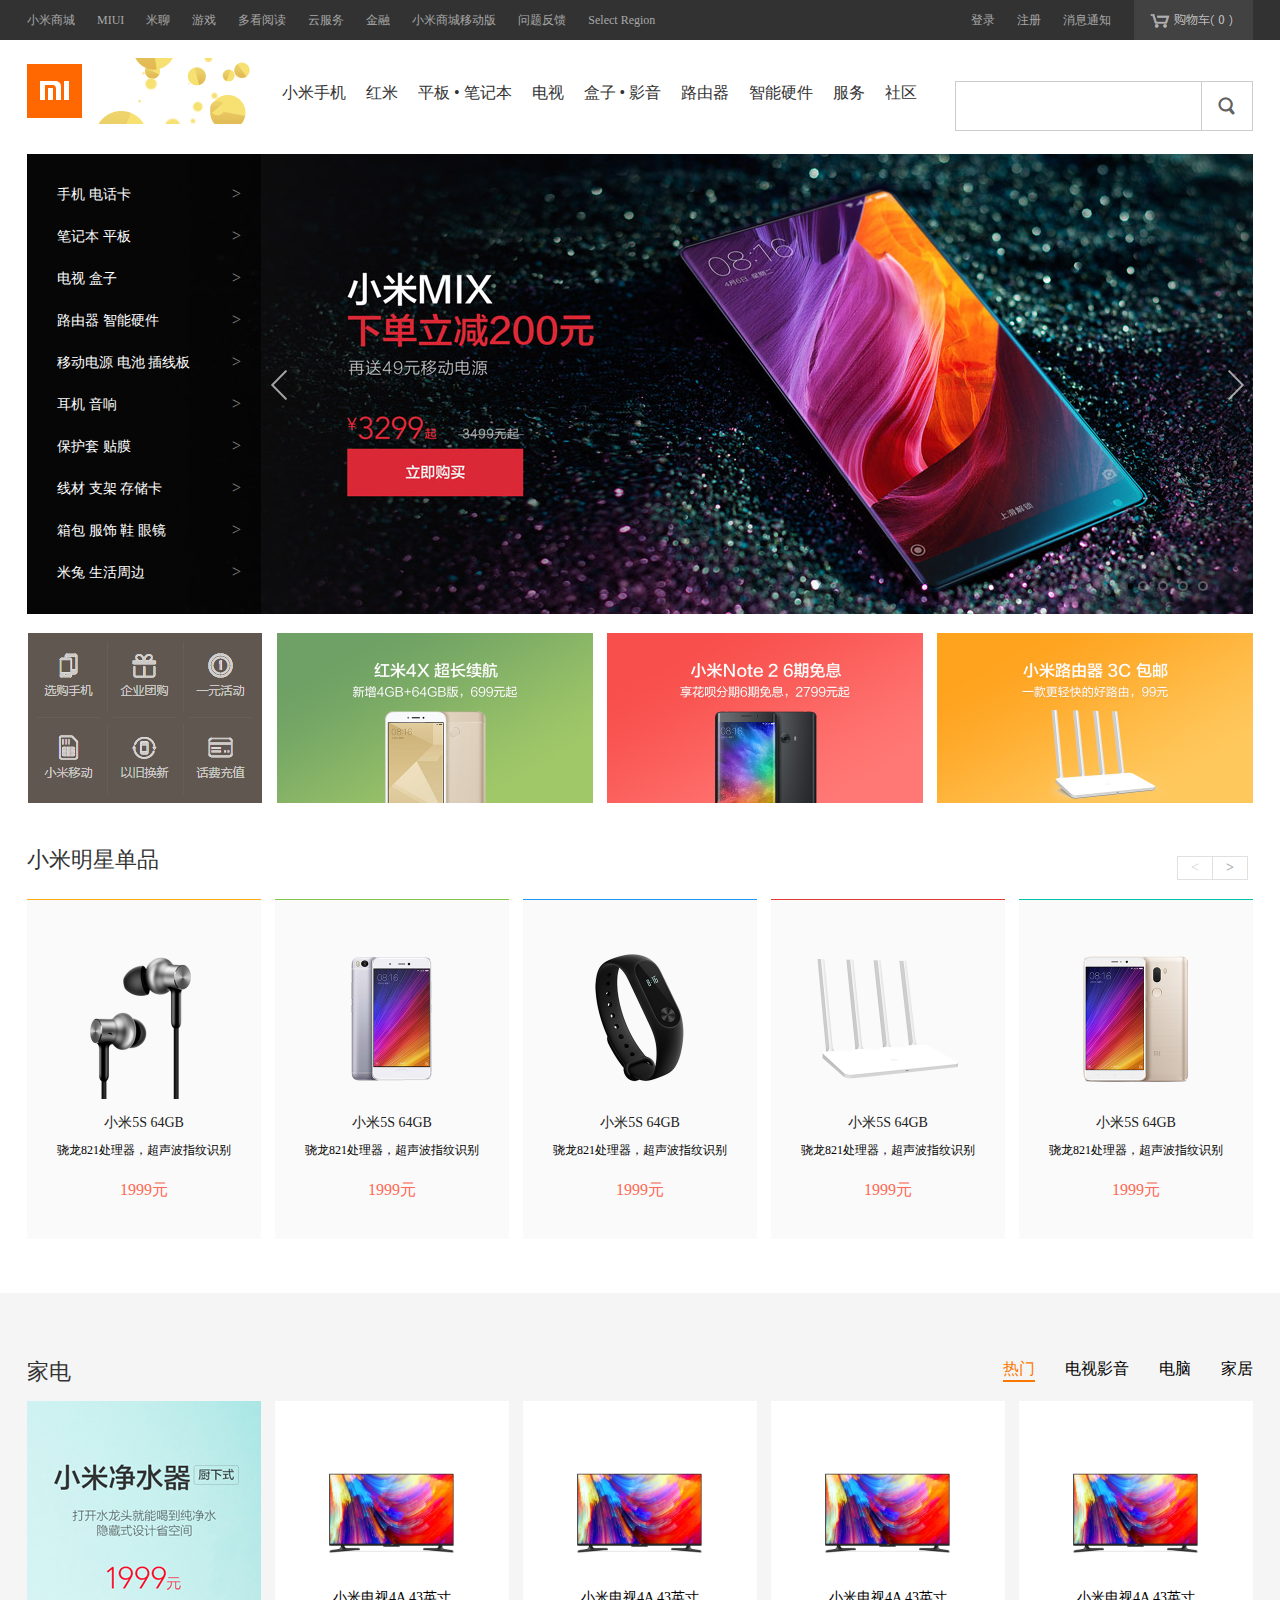
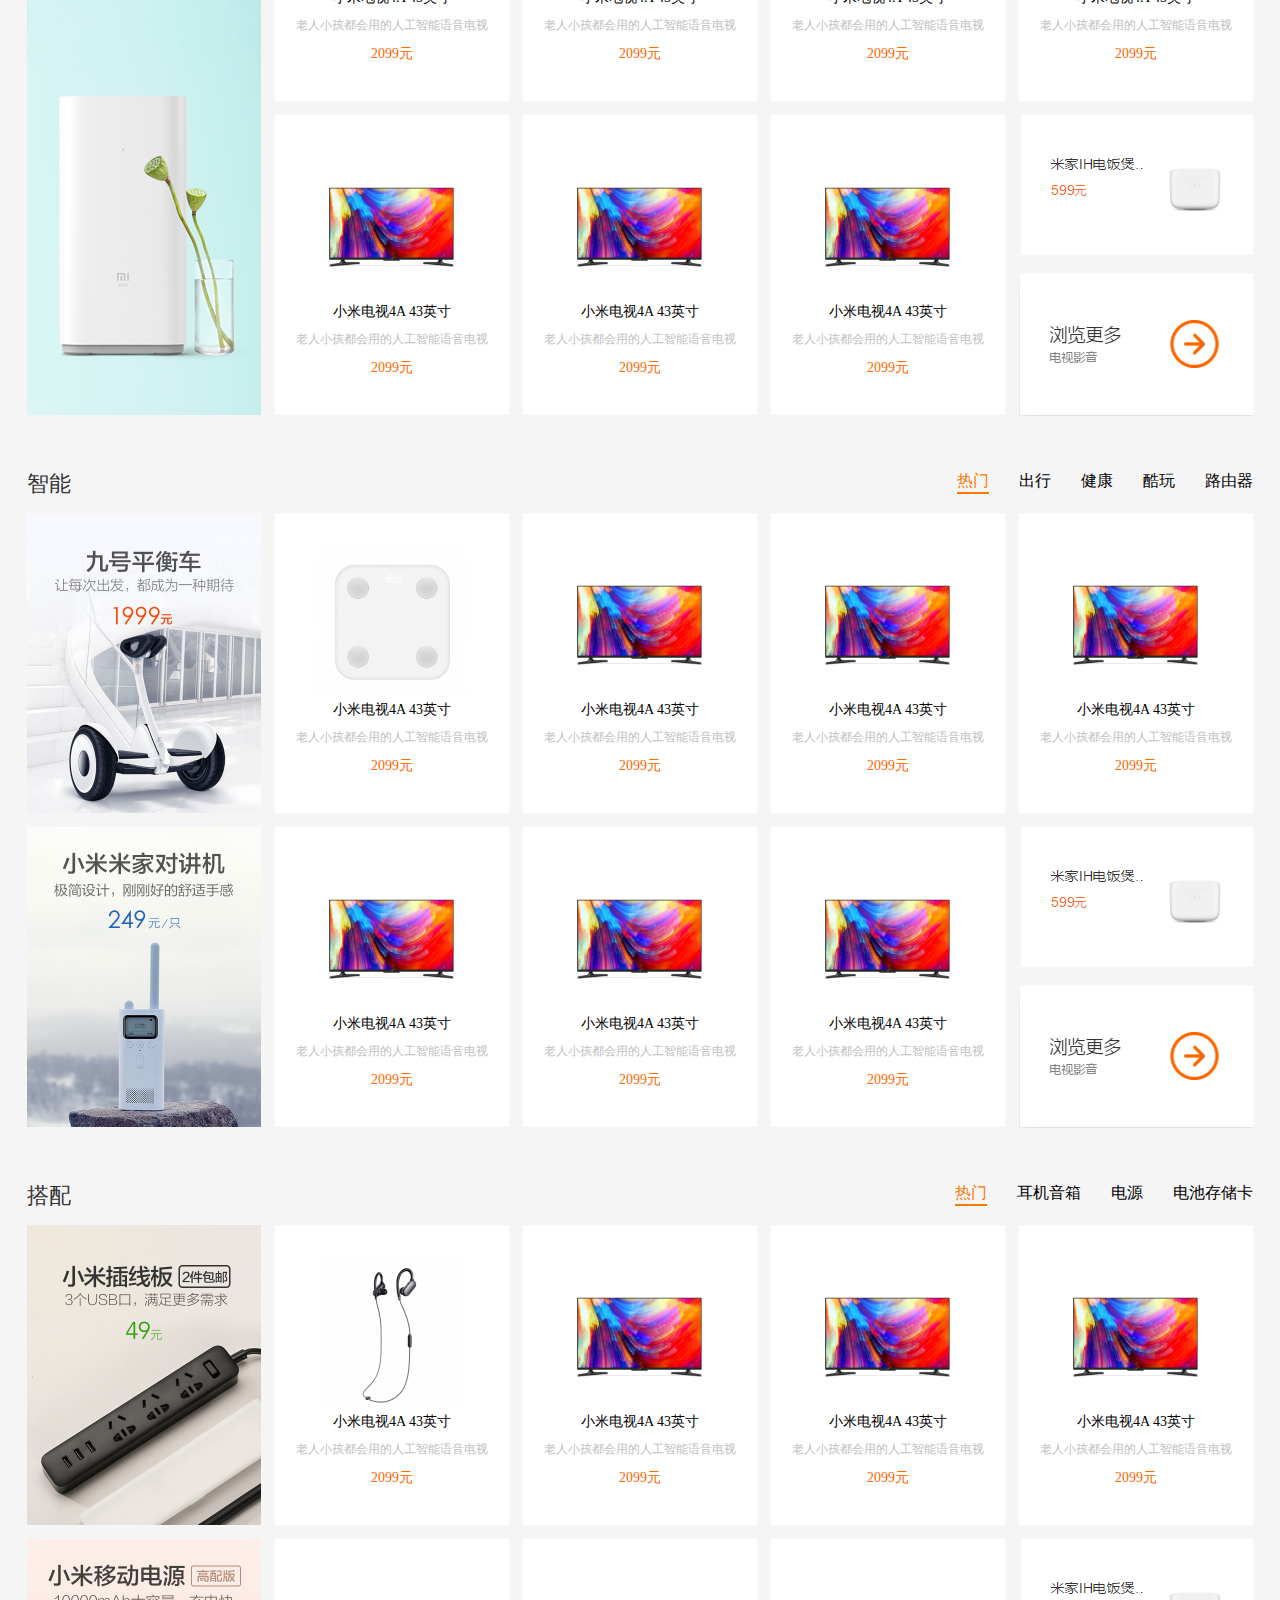
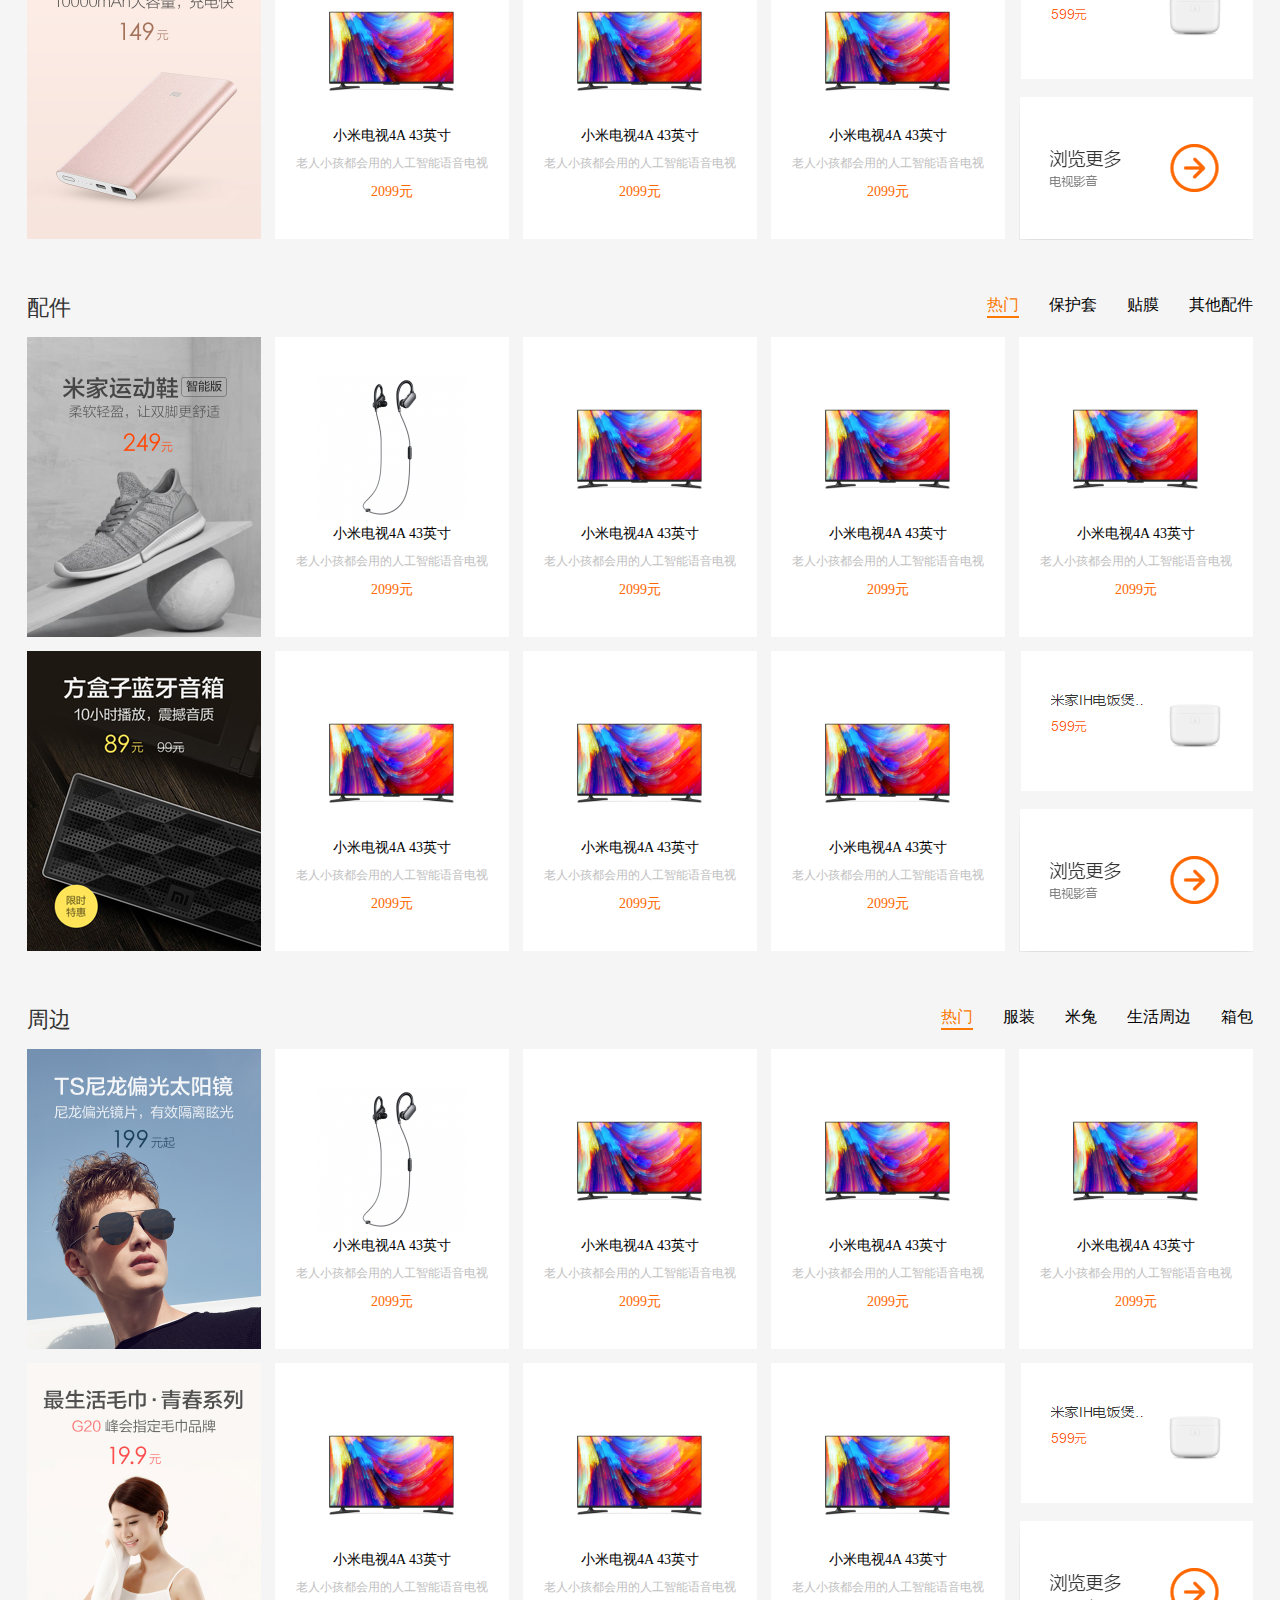
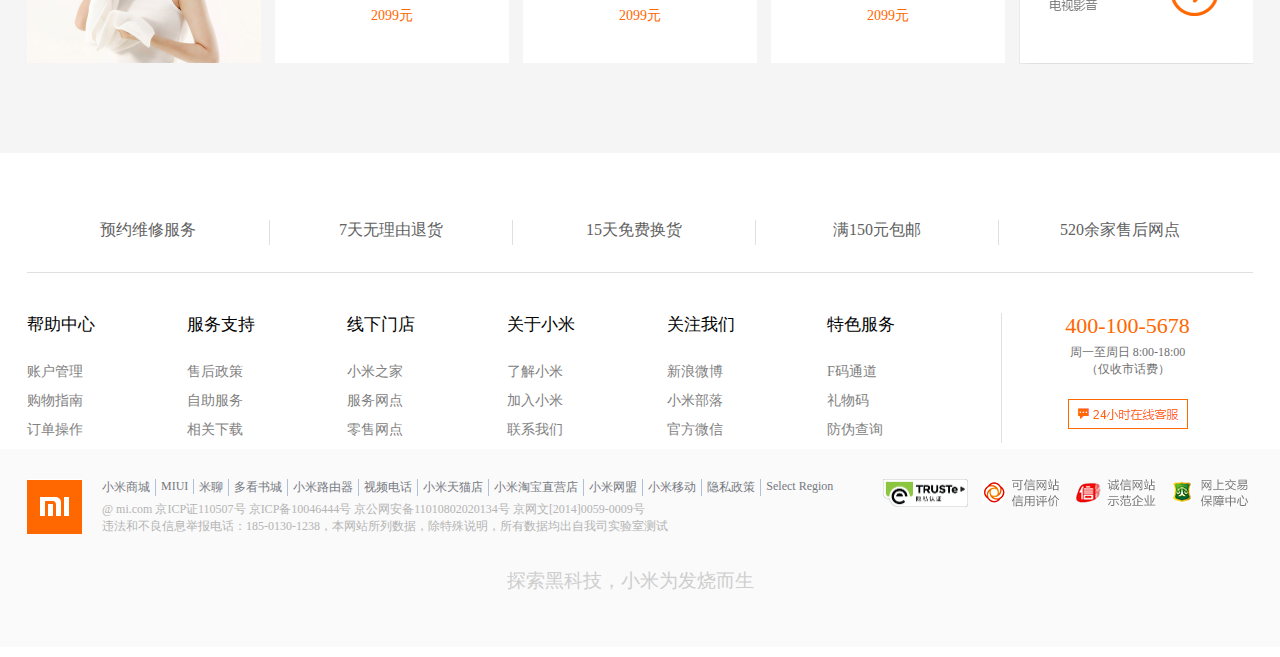
<file: homepage.html>
<!DOCTYPE html>
<html>

	<head>
		<meta charset="UTF-8">
		<title>小米商城 - 小米6、红米Note 4X、小米Max、小米笔记本官方网站</title>
		<link rel="stylesheet" type="text/css" href="css/base.css" />
		<link rel="stylesheet" type="text/css" href="css/homepage.css" />
		<link rel="stylesheet" type="text/css" href="css/header.css" />
		<link rel="shortcut icon" type="image/x-icon" href="//s01.mifile.cn/favicon.ico" />
	</head>

	<body>
		<div id="main">
			<!--头部-->
			<div id="site-topbar">
				<div class="site-container">
					<div class="topbar-nav">
						<ul>
							<li>
								<a href="#">小米商城</a>
							</li>
							<li>
								<a href="#">MIUI</a>
							</li>
							<li>
								<a href="#">米聊</a>
							</li>
							<li>
								<a href="#">游戏</a>
							</li>
							<li>
								<a href="#">多看阅读</a>
							</li>
							<li>
								<a href="#">云服务</a>
							</li>
							<li>
								<a href="#">金融</a>
							</li>
							<li>
								<a href="#">小米商城移动版</a>
							</li>
							<li>
								<a href="#">问题反馈</a>
							</li>
							<li>
								<a href="#">Select Region</a>
							</li>
						</ul>
					</div>
					<!--购物车-->
					<a href="newcart.html" >
						<div class="topbar-cart">
							<div class="cart-menu">
								<!--购物车中还没有商品，赶紧选购吧！-->
								<img src="img/header/cart-menu.png" />
							</div>
						</div>
					</a>
					<div class="topbar-info">
						<ul>
							<li>
								<a href="login.html">登录</a>
							</li>
							<li>
								<a href="register.html">注册</a>
							</li>
							<li>
								<a href="#">消息通知</a>
							</li>
						</ul>
					</div>

				</div>
			</div>
			<!--头部结束-->
			<div style="clear: both;"></div>
			<!--主体-->
			<!--用地头部开始-->
			<div id="site-header">
				<div class="container">
					<div class="header-logo">
						<a href="homepage.html"><img src="img/header/mi-logo.png" /></a>
					</div>
					<div class="header-nav">
						<ul id="headerNav">
							<li class="header-nav-icon">
								<a href="#"><img src="img/homepage/yyymix.gif" /></a>
							</li>
							<li>
								<a href="#">小米手机</a>
								<div>
									<a href="#"><img src="img/homepage/header-nav-menu01.png" /></a>
								</div>
							</li>
							<li>
								<a href="#">红米</a>
								<div>
									<a href="#"><img src="img/homepage/header-nav-menu02.png" /></a>
								</div>
							</li>
							<li>
								<a href="#">平板 • 笔记本</a>
								<div>
									<a href="#"><img src="img/homepage/header-nav-menu03.png" /></a>
								</div>
							</li>
							<li>
								<a href="#">电视</a>
								<div>
									<a href="#"><img src="img/homepage/header-nav-menu04.png" /></a>
								</div>
							</li>
							<li>
								<a href="#">盒子 • 影音</a>
								<div>
									<a href="#"><img src="img/homepage/header-nav-menu05.png" /></a>
								</div>
							</li>
							<li>
								<a href="#">路由器</a>
								<div>
									<a href="#"><img src="img/homepage/header-nav-menu06.png" /></a>
								</div>
							</li>
							<li>
								<a href="#">智能硬件</a>
								<div>
									<a href="#"><img src="img/homepage/header-nav-menu07.png" /></a>
								</div>
							</li>
							<li>
								<a href="#">服务</a>
							</li>
							<li>
								<a href="searchpage.html">社区</a>
							</li>
						</ul>
					</div>
					<div class="header-search">
						<input type="text" name="" id="search-text" value="" />
						<a href="searchpage.html"><input type="image" src="img/header/seaerch-icon.png" name="" id="search-btn" value="" /></a>
						<div style="clear: both;"></div>
						<div id="keywordList">
							<ul>
								<li>
									<span>
											小米5s plus
									</span>
									<span>
											约有5件
									</span>
								</li>
								<li>
									<span>
										小米MIX
									</span>
									<span>
										约有1件
									</span>
								</li>
								<li>
									<span>
										手环
									</span>
									<span>
										约有6件
									</span>
								</li>
								<li>
									<span>
										红米Note 4x
									</span>
									<span>
										约有4件
									</span>
								</li>
								<li>
									<span>
										移动电源
									</span>
									<span>
										约有16件
									</span>
								</li>
								<li>
									<span>
										米家摄像机
									</span>
									<span>
										约有5件
									</span>
								</li>
								<li>
									<span>
										小米体重秤
									</span>
									<span>
										约有2件
									</span>
								</li>
								<li>
									<span>
										LED灯
									</span>
									<span>
										约有6件
									</span>
								</li>
								<li>
									<span>
										优惠套餐
									</span>
									<span>
										约有64件
									</span>
								</li>
							</ul>
						</div>
					</div>
				</div>
			</div>
			<div style="clear: both;"></div>
			<!--用地头部结束-->
			<!--主商品开始-->
			<div id="hero-goods">
				<div class="home-slider">
					<div>
						<a href="#"><img src="img/homepage/xmad_14952091121315_yZtew.jpg" id="sliderImg" /></a>
					</div>
					<!--轮播切换效果-->
					<!--箭头轮播-->
					<div class="ui-controls-direction">
						<a href="javascript:;" class="ui-prev"></a>
						<a href="javascript:;" class="ui-next"></a>
					</div>

					<!--圆圈轮播-->
					<!--<div class="ui-pager">
						<ul>
							<li></li>
							<li></li>
							<li></li>
							<li></li>
							<li></li>
						</ul>
					</div>-->
					<div id="hero-goods-menu">
						<ul>
							<li>
								手机 电话卡
								<span class="category-menu-bg">&gt;</span>
							</li>
							<li>
								笔记本 平板
								<span class="category-menu-bg">&gt;</span>

							</li>
							<li>
								电视 盒子
								<span class="category-menu-bg">&gt;</span>

							</li>
							<li>
								路由器 智能硬件
								<span class="category-menu-bg">&gt;</span>

							</li>
							<li>
								移动电源 电池 插线板
								<span class="category-menu-bg">&gt;</span>

							</li>
							<li>
								耳机 音响
								<span class="category-menu-bg">&gt;</span>

							</li>
							<li>
								保护套 贴膜
								<span class="category-menu-bg">&gt;</span>

							</li>
							<li>
								线材 支架 存储卡
								<span class="category-menu-bg">&gt;</span>

							</li>
							<li>
								箱包 服饰 鞋 眼镜
								<span class="category-menu-bg">&gt;</span>

							</li>
							<li>
								米兔 生活周边
								<span class="category-menu-bg">&gt;</span>

							</li>
						</ul>
						<div id="div1">
							<img src="img/homepage/01.png" />
						</div>
						<div id="div2">
							<img src="img/homepage/02.png" />
						</div>
						<div id="div3">
							<img src="img/homepage/03.png" />
						</div>
						<div id="div4"><img src="img/homepage/04.png" /></div>
						<div id="div5"><img src="img/homepage/05.png" /></div>
						<div id="div6"><img src="img/homepage/06.png" /></div>
						<div id="div7"><img src="img/homepage/07.png" /></div>
						<div id="div8"><img src="img/homepage/08.png" /></div>
						<div id="div9"><img src="img/homepage/09.png" /></div>
						<div id="div10"><img src="img/homepage/10.png" /></div>
					</div>
				</div>
				<!--主商品结束-->
				<div style="clear: both;"></div>
				<!--主子商品开始-->
				<div id="hero-goods-sub">
					<div>
						<a href="#"><img src="img/homepage/hero-home-sub01.png" /></a>
					</div>
					<div class="imgSize">
						<a href="#"><img src="img/homepage/xmad_14944176653918_dXbtB.jpg" /></a>
					</div>
					<div class="imgSize">
						<a href="#"><img src="img/homepage/xmad_14952963924193_UYsJV.jpg" /></a>
					</div>
					<div class="imgSize">
						<a href="#"><img src="img/homepage/xmad_14958838821301_UNXgF.jpg" /></a>
					</div>
				</div>
				<!--主子商品结束-->
				<div style="clear: both;"></div>

			</div>
			<!--明星商品开始-->
			<div style="clear: both;"></div>

			<div id="star-goods">
				<div class="container">

					<div id="star-goods-title">
						<h2 class="star-title">小米明星单品</h2>
						<!--箭头控制-->
						<div id="start-title-more">
							<div id="arrows-left">&lt;</div>
							<div id="arrows-right">&gt;</div>
						</div>
					</div>
					<div style="clear: both;"></div>
					<div id="star-goods-content">
						<div id="area">
							<div class="goods-item">
								<ul>
									<li>
										<a href="#"><img src="img/homepage/stargoods/302f2608-655a-489c-a0c5-a3b9172defd1.png" /></a>
									</li>
									<li>
										<a href="#">小米5S&nbsp;64GB</a>
									</li>
									<li>
										骁龙821处理器，超声波指纹识别
									</li>
									<li>
										1999元
									</li>
								</ul>
							</div>
							<div class="goods-item">
								<ul>
									<li>
										<a href="#"><img src="img/homepage/stargoods/5e2eb710-a99f-4235-ac5c-1b20b1e6c3b6.png" /></a>
									</li>
									<li>
										<a href="#">小米5S&nbsp;64GB</a>
									</li>
									<li>
										骁龙821处理器，超声波指纹识别
									</li>
									<li>
										1999元
									</li>
								</ul>

							</div>
							<div class="goods-item">
								<ul>
									<li>
										<a href="#"><img src="img/homepage/stargoods/6ef55907-bbed-49be-a2bb-be0821b5f7b8.png" /></a>
									</li>
									<li>
										<a href="#">小米5S&nbsp;64GB</a>
									</li>
									<li>
										骁龙821处理器，超声波指纹识别
									</li>
									<li>
										1999元
									</li>
								</ul>

							</div>
							<div class="goods-item">
								<ul>
									<li>
										<a href="#"><img src="img/homepage/stargoods/de35852a-1be5-4ef5-846f-dcdd2efcfea6.png" /></a>
									</li>
									<li>
										<a href="#">小米5S&nbsp;64GB</a>
									</li>
									<li>
										骁龙821处理器，超声波指纹识别
									</li>
									<li>
										1999元
									</li>
								</ul>

							</div>
							<div class="goods-item">
								<ul>
									<li>
										<a href="#"><img src="img/homepage/stargoods/e991f1e2-20d8-40c3-bf1d-012b122c986b.png" /></a>
									</li>
									<li>
										<a href="#">小米5S&nbsp;64GB</a>
									</li>
									<li>
										骁龙821处理器，超声波指纹识别
									</li>
									<li>
										1999元
									</li>
								</ul>

							</div>
							<!--第六个-->
							<div class="goods-item">
								<ul>
									<li>
										<a href="#"><img src="img/homepage/stargoods/xmad_14913905000358_VqawM.png" /></a>
									</li>
									<li>
										<a href="#">小米5S&nbsp;64GB</a>
									</li>
									<li>
										骁龙821处理器，超声波指纹识别
									</li>
									<li>
										1999元
									</li>
								</ul>

							</div>
							<div class="goods-item">
								<ul>
									<li>
										<a href="#"><img src="img/homepage/stargoods/xmad_14917453512947_AmXkT.png" /></a>
									</li>
									<li>
										<a href="#">小米5S&nbsp;64GB</a>
									</li>
									<li>
										骁龙821处理器，超声波指纹识别
									</li>
									<li>
										1999元
									</li>
								</ul>

							</div>
							<div class="goods-item">
								<ul>
									<li>
										<a href="#"><img src="img/homepage/stargoods/xmad_14926528960147_wJMsC.png" /></a>
									</li>
									<li>
										<a href="#">小米5S&nbsp;64GB</a>
									</li>
									<li>
										骁龙821处理器，超声波指纹识别
									</li>
									<li>
										1999元
									</li>
								</ul>

							</div>
							<div class="goods-item">
								<ul>
									<li>
										<a href="#"><img src="img/homepage/stargoods/xmad_14926862610682_UhkfS.png" /></a>
									</li>
									<li>
										<a href="#">小米5S&nbsp;64GB</a>
									</li>
									<li>
										骁龙821处理器，超声波指纹识别
									</li>
									<li>
										1999元
									</li>
								</ul>

							</div>
							<div class="goods-item">
								<ul>
									<li>
										<a href="#"><img src="img/homepage/stargoods/xmad_14972549116226_tZpod.png" /></a>
									</li>
									<li>
										<a href="#">小米5S&nbsp;64GB</a>
									</li>
									<li>
										骁龙821处理器，超声波指纹识别
									</li>
									<li>
										1999元
									</li>
								</ul>

							</div>
						</div>
					</div>
				</div>
			</div>
			<!--明星商品结束-->
			<div style="clear: both;"></div>
			<!--主商品结束-->
			<!--商品展示开始-->
			<div id="display">
				<div class="container">
					<!--家电开始-->
					<div id="applicance">
						<div class="box-hd">
							<div class="title-left">
								<h2>家电</h2>
							</div>
							<div class="title-right">
								<ul>
									<li class="first-active">热门</li>
									<li>电视影音</li>
									<li>电脑</li>
									<li>家居</li>

								</ul>
							</div>
						</div>
						<div style="clear: both;"></div>
						<div class="box-bd">
							<div class="spanHotImg">
								<a href="goodsdetail.html"><img src="img/homepage/57c2f4fb-6743-44c6-b447-6bd55aaeef89.jpg" alt="" /></a>
							</div>
							<div class="span8Items">
								<!--第一个ul-->
								<ul>
									<!--第一个li-->
									<li>
										<div class="everyItems">
											<div class="figure">
												<a href="#"><img src="img/homepage/pms_1490077058.71391368!220x220.png" /></a>
											</div>
											<h3>小米电视4A 43英寸</h3>
											<p class="desc">老人小孩都会用的人工智能语音电视</p>
											<p class="price">2099元</p>
											<div class="review-wrapper">
												<div class="pop-comment">
													很漂亮的电视，操作起来也很方便。一直信赖小米和小米妹子。...
												</div>
												<div class="comment-resource">
													来自&nbsp;永哥&nbsp;的评价
												</div>
											</div>
										</div>
									</li>
									<!--第二个li-->
									<li>
										<div class="everyItems">
											<div class="figure">
												<a href="#"><img src="img/homepage/pms_1490077058.71391368!220x220.png" /></a>
											</div>
											<h3>小米电视4A 43英寸</h3>
											<p class="desc">老人小孩都会用的人工智能语音电视</p>
											<p class="price">2099元</p>
											<div class="review-wrapper">
												<div class="pop-comment">
													很漂亮的电视，操作起来也很方便。一直信赖小米和小米妹子。...
												</div>
												<div class="comment-resource">
													来自&nbsp;永哥&nbsp;的评价
												</div>
											</div>
										</div>
									</li>
									<!--第三个li-->
									<li>
										<div class="everyItems">
											<div class="figure">
												<a href="#"><img src="img/homepage/pms_1490077058.71391368!220x220.png" /></a>
											</div>
											<h3>小米电视4A 43英寸</h3>
											<p class="desc">老人小孩都会用的人工智能语音电视</p>
											<p class="price">2099元</p>
											<div class="review-wrapper">
												<div class="pop-comment">
													很漂亮的电视，操作起来也很方便。一直信赖小米和小米妹子。...
												</div>
												<div class="comment-resource">
													来自&nbsp;永哥&nbsp;的评价
												</div>
											</div>
										</div>
									</li>
									<!--第四个li-->
									<li>
										<div class="everyItems">
											<div class="figure">
												<a href="#"><img src="img/homepage/pms_1490077058.71391368!220x220.png" /></a>
											</div>
											<h3>小米电视4A 43英寸</h3>
											<p class="desc">老人小孩都会用的人工智能语音电视</p>
											<p class="price">2099元</p>
											<div class="review-wrapper">
												<div class="pop-comment">
													很漂亮的电视，操作起来也很方便。一直信赖小米和小米妹子。...
												</div>
												<div class="comment-resource">
													来自&nbsp;永哥&nbsp;的评价
												</div>
											</div>
										</div>

									</li>
									<!--第五个li-->
									<li>
										<div class="everyItems">
											<div class="figure">
												<a href="#"><img src="img/homepage/pms_1490077058.71391368!220x220.png" /></a>
											</div>
											<h3>小米电视4A 43英寸</h3>
											<p class="desc">老人小孩都会用的人工智能语音电视</p>
											<p class="price">2099元</p>
											<div class="review-wrapper">
												<div class="pop-comment">
													很漂亮的电视，操作起来也很方便。一直信赖小米和小米妹子。...
												</div>
												<div class="comment-resource">
													来自&nbsp;永哥&nbsp;的评价
												</div>
											</div>
										</div>
									</li>
									<!--第六个li-->
									<li>
										<div class="everyItems">
											<div class="figure">
												<a href="#"><img src="img/homepage/pms_1490077058.71391368!220x220.png" /></a>
											</div>
											<h3>小米电视4A 43英寸</h3>
											<p class="desc">老人小孩都会用的人工智能语音电视</p>
											<p class="price">2099元</p>
											<div class="review-wrapper">
												<div class="pop-comment">
													很漂亮的电视，操作起来也很方便。一直信赖小米和小米妹子。...
												</div>
												<div class="comment-resource">
													来自&nbsp;永哥&nbsp;的评价
												</div>
											</div>
										</div>

									</li>
									<!--第七个li-->
									<li>
										<div class="everyItems">
											<div class="figure">
												<a href="#"><img src="img/homepage/pms_1490077058.71391368!220x220.png" /></a>
											</div>
											<h3>小米电视4A 43英寸</h3>
											<p class="desc">老人小孩都会用的人工智能语音电视</p>
											<p class="price">2099元</p>
											<div class="review-wrapper">
												<div class="pop-comment">
													很漂亮的电视，操作起来也很方便。一直信赖小米和小米妹子。...
												</div>
												<div class="comment-resource">
													来自&nbsp;永哥&nbsp;的评价
												</div>
											</div>
										</div>

									</li>
									<!--第八个li-->
									<li>
										<ol class="eightItem">
											<li>
												<div class="everyItems">
													<a href="#"><img src="img/homepage/look.png" /></a>
												</div>
											</li>
											<li>
												<div class="everyItems">
													<a href="#"><img src="img/homepage/lookthrough.png" /></a>
												</div>
											</li>
										</ol>

									</li>
								</ul>
								<!--第二个ul-->
								<ul>
									<!--第一个li-->
									<li>
										<div class="everyItems">
											<div class="figure">
												<a href="#"><img src="img/homepage/pms_1490778061.59475600!220x220.png" /></a>
											</div>
											<h3>小米电视4A 43英寸</h3>
											<p class="desc">老人小孩都会用的人工智能语音电视</p>
											<p class="price">2099元</p>
											<div class="review-wrapper">
												<div class="pop-comment">
													很漂亮的电视，操作起来也很方便。一直信赖小米和小米妹子。...
												</div>
												<div class="comment-resource">
													来自&nbsp;永哥&nbsp;的评价
												</div>
											</div>
										</div>
									</li>
									<!--第二个li-->
									<li>
										<div class="everyItems">
											<div class="figure">
												<a href="#"><img src="img/homepage/pms_1490077058.71391368!220x220.png" /></a>
											</div>
											<h3>小米电视4A 43英寸</h3>
											<p class="desc">老人小孩都会用的人工智能语音电视</p>
											<p class="price">2099元</p>
											<div class="review-wrapper">
												<div class="pop-comment">
													很漂亮的电视，操作起来也很方便。一直信赖小米和小米妹子。...
												</div>
												<div class="comment-resource">
													来自&nbsp;永哥&nbsp;的评价
												</div>
											</div>
										</div>
									</li>
									<!--第三个li-->
									<li>
										<div class="everyItems">
											<div class="figure">
												<a href="#"><img src="img/homepage/pms_1490077058.71391368!220x220.png" /></a>
											</div>
											<h3>小米电视4A 43英寸</h3>
											<p class="desc">老人小孩都会用的人工智能语音电视</p>
											<p class="price">2099元</p>
											<div class="review-wrapper">
												<div class="pop-comment">
													很漂亮的电视，操作起来也很方便。一直信赖小米和小米妹子。...
												</div>
												<div class="comment-resource">
													来自&nbsp;永哥&nbsp;的评价
												</div>
											</div>
										</div>
									</li>
									<!--第四个li-->
									<li>
										<div class="everyItems">
											<div class="figure">
												<a href="#"><img src="img/homepage/pms_1490077058.71391368!220x220.png" /></a>
											</div>
											<h3>小米电视4A 43英寸</h3>
											<p class="desc">老人小孩都会用的人工智能语音电视</p>
											<p class="price">2099元</p>
											<div class="review-wrapper">
												<div class="pop-comment">
													很漂亮的电视，操作起来也很方便。一直信赖小米和小米妹子。...
												</div>
												<div class="comment-resource">
													来自&nbsp;永哥&nbsp;的评价
												</div>
											</div>
										</div>

									</li>
									<!--第五个li-->
									<li>
										<div class="everyItems">
											<div class="figure">
												<a href="#"><img src="img/homepage/pms_1490077058.71391368!220x220.png" /></a>
											</div>
											<h3>小米电视4A 43英寸</h3>
											<p class="desc">老人小孩都会用的人工智能语音电视</p>
											<p class="price">2099元</p>
											<div class="review-wrapper">
												<div class="pop-comment">
													很漂亮的电视，操作起来也很方便。一直信赖小米和小米妹子。...
												</div>
												<div class="comment-resource">
													来自&nbsp;永哥&nbsp;的评价
												</div>
											</div>
										</div>
									</li>
									<!--第六个li-->
									<li>
										<div class="everyItems">
											<div class="figure">
												<a href="#"><img src="img/homepage/pms_1490077058.71391368!220x220.png" /></a>
											</div>
											<h3>小米电视4A 43英寸</h3>
											<p class="desc">老人小孩都会用的人工智能语音电视</p>
											<p class="price">2099元</p>
											<div class="review-wrapper">
												<div class="pop-comment">
													很漂亮的电视，操作起来也很方便。一直信赖小米和小米妹子。...
												</div>
												<div class="comment-resource">
													来自&nbsp;永哥&nbsp;的评价
												</div>
											</div>
										</div>

									</li>
									<!--第七个li-->
									<li>
										<div class="everyItems">
											<div class="figure">
												<a href="#"><img src="img/homepage/pms_1490077058.71391368!220x220.png" /></a>
											</div>
											<h3>小米电视4A 43英寸</h3>
											<p class="desc">老人小孩都会用的人工智能语音电视</p>
											<p class="price">2099元</p>
											<div class="review-wrapper">
												<div class="pop-comment">
													很漂亮的电视，操作起来也很方便。一直信赖小米和小米妹子。...
												</div>
												<div class="comment-resource">
													来自&nbsp;永哥&nbsp;的评价
												</div>
											</div>
										</div>

									</li>
									<!--第八个li-->
									<li>
										<ol class="eightItem">
											<li>
												<div class="everyItems">
													<a href="#"><img src="img/homepage/look.png" /></a>
												</div>
											</li>
											<li>
												<div class="everyItems">
													<a href="#"><img src="img/homepage/lookthrough.png" /></a>
												</div>
											</li>
										</ol>
									</li>
								</ul>
								<!--第三个ul-->
								<ul>
									<!--第一个li-->
									<li>
										<div class="everyItems">
											<div class="figure">
												<a href="#"><img src="img/homepage/pms_1490604807.82792204!220x220.jpg" /></a>
											</div>
											<h3>小米电视4A 43英寸</h3>
											<p class="desc">老人小孩都会用的人工智能语音电视</p>
											<p class="price">2099元</p>
											<div class="review-wrapper">
												<div class="pop-comment">
													很漂亮的电视，操作起来也很方便。一直信赖小米和小米妹子。...
												</div>
												<div class="comment-resource">
													来自&nbsp;永哥&nbsp;的评价
												</div>
											</div>
										</div>
									</li>
									<!--第二个li-->
									<li>
										<div class="everyItems">
											<div class="figure">
												<a href="#"><img src="img/homepage/pms_1490077058.71391368!220x220.png" /></a>
											</div>
											<h3>小米电视4A 43英寸</h3>
											<p class="desc">老人小孩都会用的人工智能语音电视</p>
											<p class="price">2099元</p>
											<div class="review-wrapper">
												<div class="pop-comment">
													很漂亮的电视，操作起来也很方便。一直信赖小米和小米妹子。...
												</div>
												<div class="comment-resource">
													来自&nbsp;永哥&nbsp;的评价
												</div>
											</div>
										</div>
									</li>
									<!--第三个li-->
									<li>
										<div class="everyItems">
											<div class="figure">
												<a href="#"><img src="img/homepage/pms_1490077058.71391368!220x220.png" /></a>
											</div>
											<h3>小米电视4A 43英寸</h3>
											<p class="desc">老人小孩都会用的人工智能语音电视</p>
											<p class="price">2099元</p>
											<div class="review-wrapper">
												<div class="pop-comment">
													很漂亮的电视，操作起来也很方便。一直信赖小米和小米妹子。...
												</div>
												<div class="comment-resource">
													来自&nbsp;永哥&nbsp;的评价
												</div>
											</div>
										</div>
									</li>
									<!--第四个li-->
									<li>
										<div class="everyItems">
											<div class="figure">
												<a href="#"><img src="img/homepage/pms_1490077058.71391368!220x220.png" /></a>
											</div>
											<h3>小米电视4A 43英寸</h3>
											<p class="desc">老人小孩都会用的人工智能语音电视</p>
											<p class="price">2099元</p>
											<div class="review-wrapper">
												<div class="pop-comment">
													很漂亮的电视，操作起来也很方便。一直信赖小米和小米妹子。...
												</div>
												<div class="comment-resource">
													来自&nbsp;永哥&nbsp;的评价
												</div>
											</div>
										</div>

									</li>
									<!--第五个li-->
									<li>
										<div class="everyItems">
											<div class="figure">
												<a href="#"><img src="img/homepage/pms_1490077058.71391368!220x220.png" /></a>
											</div>
											<h3>小米电视4A 43英寸</h3>
											<p class="desc">老人小孩都会用的人工智能语音电视</p>
											<p class="price">2099元</p>
											<div class="review-wrapper">
												<div class="pop-comment">
													很漂亮的电视，操作起来也很方便。一直信赖小米和小米妹子。...
												</div>
												<div class="comment-resource">
													来自&nbsp;永哥&nbsp;的评价
												</div>
											</div>
										</div>
									</li>
									<!--第六个li-->
									<li>
										<div class="everyItems">
											<div class="figure">
												<a href="#"><img src="img/homepage/pms_1490077058.71391368!220x220.png" /></a>
											</div>
											<h3>小米电视4A 43英寸</h3>
											<p class="desc">老人小孩都会用的人工智能语音电视</p>
											<p class="price">2099元</p>
											<div class="review-wrapper">
												<div class="pop-comment">
													很漂亮的电视，操作起来也很方便。一直信赖小米和小米妹子。...
												</div>
												<div class="comment-resource">
													来自&nbsp;永哥&nbsp;的评价
												</div>
											</div>
										</div>

									</li>
									<!--第七个li-->
									<li>
										<div class="everyItems">
											<div class="figure">
												<a href="#"><img src="img/homepage/pms_1490077058.71391368!220x220.png" /></a>
											</div>
											<h3>小米电视4A 43英寸</h3>
											<p class="desc">老人小孩都会用的人工智能语音电视</p>
											<p class="price">2099元</p>
											<div class="review-wrapper">
												<div class="pop-comment">
													很漂亮的电视，操作起来也很方便。一直信赖小米和小米妹子。...
												</div>
												<div class="comment-resource">
													来自&nbsp;永哥&nbsp;的评价
												</div>
											</div>
										</div>

									</li>
									<!--第八个li-->
									<li>
										<ol class="eightItem">
											<li>
												<div class="everyItems">
													<a href="#"><img src="img/homepage/look.png" /></a>
												</div>
											</li>
											<li>
												<div class="everyItems">
													<a href="#"><img src="img/homepage/lookthrough.png" /></a>
												</div>
											</li>
										</ol>
									</li>
								</ul>
								<!--第四个ul-->
								<ul>
									<!--第一个li-->
									<li>
										<div class="everyItems">
											<div class="figure">
												<a href="#"><img src="img/homepage/pms_1490770630.65576964!220x220.png" /></a>
											</div>
											<h3>小米电视4A 43英寸</h3>
											<p class="desc">老人小孩都会用的人工智能语音电视</p>
											<p class="price">2099元</p>
											<div class="review-wrapper">
												<div class="pop-comment">
													很漂亮的电视，操作起来也很方便。一直信赖小米和小米妹子。...
												</div>
												<div class="comment-resource">
													来自&nbsp;永哥&nbsp;的评价
												</div>
											</div>
										</div>
									</li>
									<!--第二个li-->
									<li>
										<div class="everyItems">
											<div class="figure">
												<a href="#"><img src="img/homepage/pms_1490077058.71391368!220x220.png" /></a>
											</div>
											<h3>小米电视4A 43英寸</h3>
											<p class="desc">老人小孩都会用的人工智能语音电视</p>
											<p class="price">2099元</p>
											<div class="review-wrapper">
												<div class="pop-comment">
													很漂亮的电视，操作起来也很方便。一直信赖小米和小米妹子。...
												</div>
												<div class="comment-resource">
													来自&nbsp;永哥&nbsp;的评价
												</div>
											</div>
										</div>
									</li>
									<!--第三个li-->
									<li>
										<div class="everyItems">
											<div class="figure">
												<a href="#"><img src="img/homepage/pms_1490077058.71391368!220x220.png" /></a>
											</div>
											<h3>小米电视4A 43英寸</h3>
											<p class="desc">老人小孩都会用的人工智能语音电视</p>
											<p class="price">2099元</p>
											<div class="review-wrapper">
												<div class="pop-comment">
													很漂亮的电视，操作起来也很方便。一直信赖小米和小米妹子。...
												</div>
												<div class="comment-resource">
													来自&nbsp;永哥&nbsp;的评价
												</div>
											</div>
										</div>
									</li>
									<!--第四个li-->
									<li>
										<div class="everyItems">
											<div class="figure">
												<a href="#"><img src="img/homepage/pms_1490077058.71391368!220x220.png" /></a>
											</div>
											<h3>小米电视4A 43英寸</h3>
											<p class="desc">老人小孩都会用的人工智能语音电视</p>
											<p class="price">2099元</p>
											<div class="review-wrapper">
												<div class="pop-comment">
													很漂亮的电视，操作起来也很方便。一直信赖小米和小米妹子。...
												</div>
												<div class="comment-resource">
													来自&nbsp;永哥&nbsp;的评价
												</div>
											</div>
										</div>

									</li>
									<!--第五个li-->
									<li>
										<div class="everyItems">
											<div class="figure">
												<a href="#"><img src="img/homepage/pms_1490077058.71391368!220x220.png" /></a>
											</div>
											<h3>小米电视4A 43英寸</h3>
											<p class="desc">老人小孩都会用的人工智能语音电视</p>
											<p class="price">2099元</p>
											<div class="review-wrapper">
												<div class="pop-comment">
													很漂亮的电视，操作起来也很方便。一直信赖小米和小米妹子。...
												</div>
												<div class="comment-resource">
													来自&nbsp;永哥&nbsp;的评价
												</div>
											</div>
										</div>
									</li>
									<!--第六个li-->
									<li>
										<div class="everyItems">
											<div class="figure">
												<a href="#"><img src="img/homepage/pms_1490077058.71391368!220x220.png" /></a>
											</div>
											<h3>小米电视4A 43英寸</h3>
											<p class="desc">老人小孩都会用的人工智能语音电视</p>
											<p class="price">2099元</p>
											<div class="review-wrapper">
												<div class="pop-comment">
													很漂亮的电视，操作起来也很方便。一直信赖小米和小米妹子。...
												</div>
												<div class="comment-resource">
													来自&nbsp;永哥&nbsp;的评价
												</div>
											</div>
										</div>

									</li>
									<!--第七个li-->
									<li>
										<div class="everyItems">
											<div class="figure">
												<a href="#"><img src="img/homepage/pms_1490077058.71391368!220x220.png" /></a>
											</div>
											<h3>小米电视4A 43英寸</h3>
											<p class="desc">老人小孩都会用的人工智能语音电视</p>
											<p class="price">2099元</p>
											<div class="review-wrapper">
												<div class="pop-comment">
													很漂亮的电视，操作起来也很方便。一直信赖小米和小米妹子。...
												</div>
												<div class="comment-resource">
													来自&nbsp;永哥&nbsp;的评价
												</div>
											</div>
										</div>

									</li>
									<!--第八个li-->
									<li>
										<ol class="eightItem">
											<li>
												<div class="everyItems">
													<a href="#"><img src="img/homepage/look.png" /></a>
												</div>
											</li>
											<li>
												<div class="everyItems">
													<a href="#"><img src="img/homepage/lookthrough.png" /></a>
												</div>
											</li>
										</ol>
									</li>
								</ul>

							</div>

						</div>
					</div>
					<!--家电结束-->
					<!--智能开始-->
					<div id="smart">
						<div class="box-hd">
							<div class="title-left">
								<h2>智能</h2>
							</div>
							<div class="title-right">
								<ul>
									<li class="first-active">热门</li>
									<li>出行</li>
									<li>健康</li>
									<li>酷玩</li>
									<li>路由器</li>
								</ul>
							</div>
						</div>
						<div style="clear: both;"></div>
						<div class="box-bd">
							<div class="box-bd-left">
								<ol>
									<li>
										<div class="spanHotImg">
											<a href="#"><img src="img/homepage/xmad_14950995035103_fhWtH.jpg" alt="" /></a>

										</div>
									</li>
									<li>
										<div class="spanHotImg">
											<a href="#"><img src="img/homepage/xmad_14956778215703_irIKO.jpg" alt="" /></a>

										</div>
									</li>
								</ol>

							</div>
							<div class="span8Items">
								<!--第一个ul-->
								<ul>
									<!--第一个li-->
									<li>
										<div class="everyItems">
											<div class="figure">
												<a href="#"><img src="img/homepage/pms_1487831386.1667404!220x220.jpg" /></a>
											</div>
											<h3>小米电视4A 43英寸</h3>
											<p class="desc">老人小孩都会用的人工智能语音电视</p>
											<p class="price">2099元</p>
											<div class="review-wrapper">
												<div class="pop-comment">
													很漂亮的电视，操作起来也很方便。一直信赖小米和小米妹子。...
												</div>
												<div class="comment-resource">
													来自&nbsp;永哥&nbsp;的评价
												</div>
											</div>
										</div>
									</li>
									<!--第二个li-->
									<li>
										<div class="everyItems">
											<div class="figure">
												<a href="#"><img src="img/homepage/pms_1490077058.71391368!220x220.png" /></a>
											</div>
											<h3>小米电视4A 43英寸</h3>
											<p class="desc">老人小孩都会用的人工智能语音电视</p>
											<p class="price">2099元</p>
											<div class="review-wrapper">
												<div class="pop-comment">
													很漂亮的电视，操作起来也很方便。一直信赖小米和小米妹子。...
												</div>
												<div class="comment-resource">
													来自&nbsp;永哥&nbsp;的评价
												</div>
											</div>
										</div>
									</li>
									<!--第三个li-->
									<li>
										<div class="everyItems">
											<div class="figure">
												<a href="#"><img src="img/homepage/pms_1490077058.71391368!220x220.png" /></a>
											</div>
											<h3>小米电视4A 43英寸</h3>
											<p class="desc">老人小孩都会用的人工智能语音电视</p>
											<p class="price">2099元</p>
											<div class="review-wrapper">
												<div class="pop-comment">
													很漂亮的电视，操作起来也很方便。一直信赖小米和小米妹子。...
												</div>
												<div class="comment-resource">
													来自&nbsp;永哥&nbsp;的评价
												</div>
											</div>
										</div>
									</li>
									<!--第四个li-->
									<li>
										<div class="everyItems">
											<div class="figure">
												<a href="#"><img src="img/homepage/pms_1490077058.71391368!220x220.png" /></a>
											</div>
											<h3>小米电视4A 43英寸</h3>
											<p class="desc">老人小孩都会用的人工智能语音电视</p>
											<p class="price">2099元</p>
											<div class="review-wrapper">
												<div class="pop-comment">
													很漂亮的电视，操作起来也很方便。一直信赖小米和小米妹子。...
												</div>
												<div class="comment-resource">
													来自&nbsp;永哥&nbsp;的评价
												</div>
											</div>
										</div>

									</li>
									<!--第五个li-->
									<li>
										<div class="everyItems">
											<div class="figure">
												<a href="#"><img src="img/homepage/pms_1490077058.71391368!220x220.png" /></a>
											</div>
											<h3>小米电视4A 43英寸</h3>
											<p class="desc">老人小孩都会用的人工智能语音电视</p>
											<p class="price">2099元</p>
											<div class="review-wrapper">
												<div class="pop-comment">
													很漂亮的电视，操作起来也很方便。一直信赖小米和小米妹子。...
												</div>
												<div class="comment-resource">
													来自&nbsp;永哥&nbsp;的评价
												</div>
											</div>
										</div>
									</li>
									<!--第六个li-->
									<li>
										<div class="everyItems">
											<div class="figure">
												<a href="#"><img src="img/homepage/pms_1490077058.71391368!220x220.png" /></a>
											</div>
											<h3>小米电视4A 43英寸</h3>
											<p class="desc">老人小孩都会用的人工智能语音电视</p>
											<p class="price">2099元</p>
											<div class="review-wrapper">
												<div class="pop-comment">
													很漂亮的电视，操作起来也很方便。一直信赖小米和小米妹子。...
												</div>
												<div class="comment-resource">
													来自&nbsp;永哥&nbsp;的评价
												</div>
											</div>
										</div>

									</li>
									<!--第七个li-->
									<li>
										<div class="everyItems">
											<div class="figure">
												<a href="#"><img src="img/homepage/pms_1490077058.71391368!220x220.png" /></a>
											</div>
											<h3>小米电视4A 43英寸</h3>
											<p class="desc">老人小孩都会用的人工智能语音电视</p>
											<p class="price">2099元</p>
											<div class="review-wrapper">
												<div class="pop-comment">
													很漂亮的电视，操作起来也很方便。一直信赖小米和小米妹子。...
												</div>
												<div class="comment-resource">
													来自&nbsp;永哥&nbsp;的评价
												</div>
											</div>
										</div>

									</li>
									<!--第八个li-->
									<li>
										<ol class="eightItem">
											<li>
												<div class="everyItems">
													<a href="#"><img src="img/homepage/look.png" /></a>
												</div>
											</li>
											<li>
												<div class="everyItems">
													<a href="#"><img src="img/homepage/lookthrough.png" /></a>
												</div>
											</li>
										</ol>

									</li>
								</ul>
								<!--第二个ul-->
								<ul>
									<!--第一个li-->
									<li>
										<div class="everyItems">
											<div class="figure">
												<a href="#"><img src="img/homepage/pms_1488190122.83567909!220x220.jpg" /></a>
											</div>
											<h3>小米电视4A 43英寸</h3>
											<p class="desc">老人小孩都会用的人工智能语音电视</p>
											<p class="price">2099元</p>
											<div class="review-wrapper">
												<div class="pop-comment">
													很漂亮的电视，操作起来也很方便。一直信赖小米和小米妹子。...
												</div>
												<div class="comment-resource">
													来自&nbsp;永哥&nbsp;的评价
												</div>
											</div>
										</div>
									</li>
									<!--第二个li-->
									<li>
										<div class="everyItems">
											<div class="figure">
												<a href="#"><img src="img/homepage/pms_1490077058.71391368!220x220.png" /></a>
											</div>
											<h3>小米电视4A 43英寸</h3>
											<p class="desc">老人小孩都会用的人工智能语音电视</p>
											<p class="price">2099元</p>
											<div class="review-wrapper">
												<div class="pop-comment">
													很漂亮的电视，操作起来也很方便。一直信赖小米和小米妹子。...
												</div>
												<div class="comment-resource">
													来自&nbsp;永哥&nbsp;的评价
												</div>
											</div>
										</div>
									</li>
									<!--第三个li-->
									<li>
										<div class="everyItems">
											<div class="figure">
												<a href="#"><img src="img/homepage/pms_1490077058.71391368!220x220.png" /></a>
											</div>
											<h3>小米电视4A 43英寸</h3>
											<p class="desc">老人小孩都会用的人工智能语音电视</p>
											<p class="price">2099元</p>
											<div class="review-wrapper">
												<div class="pop-comment">
													很漂亮的电视，操作起来也很方便。一直信赖小米和小米妹子。...
												</div>
												<div class="comment-resource">
													来自&nbsp;永哥&nbsp;的评价
												</div>
											</div>
										</div>
									</li>
									<!--第四个li-->
									<li>
										<div class="everyItems">
											<div class="figure">
												<a href="#"><img src="img/homepage/pms_1490077058.71391368!220x220.png" /></a>
											</div>
											<h3>小米电视4A 43英寸</h3>
											<p class="desc">老人小孩都会用的人工智能语音电视</p>
											<p class="price">2099元</p>
											<div class="review-wrapper">
												<div class="pop-comment">
													很漂亮的电视，操作起来也很方便。一直信赖小米和小米妹子。...
												</div>
												<div class="comment-resource">
													来自&nbsp;永哥&nbsp;的评价
												</div>
											</div>
										</div>

									</li>
									<!--第五个li-->
									<li>
										<div class="everyItems">
											<div class="figure">
												<a href="#"><img src="img/homepage/pms_1490077058.71391368!220x220.png" /></a>
											</div>
											<h3>小米电视4A 43英寸</h3>
											<p class="desc">老人小孩都会用的人工智能语音电视</p>
											<p class="price">2099元</p>
											<div class="review-wrapper">
												<div class="pop-comment">
													很漂亮的电视，操作起来也很方便。一直信赖小米和小米妹子。...
												</div>
												<div class="comment-resource">
													来自&nbsp;永哥&nbsp;的评价
												</div>
											</div>
										</div>
									</li>
									<!--第六个li-->
									<li>
										<div class="everyItems">
											<div class="figure">
												<a href="#"><img src="img/homepage/pms_1490077058.71391368!220x220.png" /></a>
											</div>
											<h3>小米电视4A 43英寸</h3>
											<p class="desc">老人小孩都会用的人工智能语音电视</p>
											<p class="price">2099元</p>
											<div class="review-wrapper">
												<div class="pop-comment">
													很漂亮的电视，操作起来也很方便。一直信赖小米和小米妹子。...
												</div>
												<div class="comment-resource">
													来自&nbsp;永哥&nbsp;的评价
												</div>
											</div>
										</div>

									</li>
									<!--第七个li-->
									<li>
										<div class="everyItems">
											<div class="figure">
												<a href="#"><img src="img/homepage/pms_1490077058.71391368!220x220.png" /></a>
											</div>
											<h3>小米电视4A 43英寸</h3>
											<p class="desc">老人小孩都会用的人工智能语音电视</p>
											<p class="price">2099元</p>
											<div class="review-wrapper">
												<div class="pop-comment">
													很漂亮的电视，操作起来也很方便。一直信赖小米和小米妹子。...
												</div>
												<div class="comment-resource">
													来自&nbsp;永哥&nbsp;的评价
												</div>
											</div>
										</div>

									</li>
									<!--第八个li-->
									<li>
										<ol class="eightItem">
											<li>
												<div class="everyItems">
													<a href="#"><img src="img/homepage/look.png" /></a>
												</div>
											</li>
											<li>
												<div class="everyItems">
													<a href="#"><img src="img/homepage/lookthrough.png" /></a>
												</div>
											</li>
										</ol>
									</li>
								</ul>
								<!--第三个ul-->
								<ul>
									<!--第一个li-->
									<li>
										<div class="everyItems">
											<div class="figure">
												<a href="#"><img src="img/homepage/pms_1491312153.28261682!220x220.jpg" /></a>
											</div>
											<h3>小米电视4A 43英寸</h3>
											<p class="desc">老人小孩都会用的人工智能语音电视</p>
											<p class="price">2099元</p>
											<div class="review-wrapper">
												<div class="pop-comment">
													很漂亮的电视，操作起来也很方便。一直信赖小米和小米妹子。...
												</div>
												<div class="comment-resource">
													来自&nbsp;永哥&nbsp;的评价
												</div>
											</div>
										</div>
									</li>
									<!--第二个li-->
									<li>
										<div class="everyItems">
											<div class="figure">
												<a href="#"><img src="img/homepage/pms_1490077058.71391368!220x220.png" /></a>
											</div>
											<h3>小米电视4A 43英寸</h3>
											<p class="desc">老人小孩都会用的人工智能语音电视</p>
											<p class="price">2099元</p>
											<div class="review-wrapper">
												<div class="pop-comment">
													很漂亮的电视，操作起来也很方便。一直信赖小米和小米妹子。...
												</div>
												<div class="comment-resource">
													来自&nbsp;永哥&nbsp;的评价
												</div>
											</div>
										</div>
									</li>
									<!--第三个li-->
									<li>
										<div class="everyItems">
											<div class="figure">
												<a href="#"><img src="img/homepage/pms_1490077058.71391368!220x220.png" /></a>
											</div>
											<h3>小米电视4A 43英寸</h3>
											<p class="desc">老人小孩都会用的人工智能语音电视</p>
											<p class="price">2099元</p>
											<div class="review-wrapper">
												<div class="pop-comment">
													很漂亮的电视，操作起来也很方便。一直信赖小米和小米妹子。...
												</div>
												<div class="comment-resource">
													来自&nbsp;永哥&nbsp;的评价
												</div>
											</div>
										</div>
									</li>
									<!--第四个li-->
									<li>
										<div class="everyItems">
											<div class="figure">
												<a href="#"><img src="img/homepage/pms_1490077058.71391368!220x220.png" /></a>
											</div>
											<h3>小米电视4A 43英寸</h3>
											<p class="desc">老人小孩都会用的人工智能语音电视</p>
											<p class="price">2099元</p>
											<div class="review-wrapper">
												<div class="pop-comment">
													很漂亮的电视，操作起来也很方便。一直信赖小米和小米妹子。...
												</div>
												<div class="comment-resource">
													来自&nbsp;永哥&nbsp;的评价
												</div>
											</div>
										</div>

									</li>
									<!--第五个li-->
									<li>
										<div class="everyItems">
											<div class="figure">
												<a href="#"><img src="img/homepage/pms_1490077058.71391368!220x220.png" /></a>
											</div>
											<h3>小米电视4A 43英寸</h3>
											<p class="desc">老人小孩都会用的人工智能语音电视</p>
											<p class="price">2099元</p>
											<div class="review-wrapper">
												<div class="pop-comment">
													很漂亮的电视，操作起来也很方便。一直信赖小米和小米妹子。...
												</div>
												<div class="comment-resource">
													来自&nbsp;永哥&nbsp;的评价
												</div>
											</div>
										</div>
									</li>
									<!--第六个li-->
									<li>
										<div class="everyItems">
											<div class="figure">
												<a href="#"><img src="img/homepage/pms_1490077058.71391368!220x220.png" /></a>
											</div>
											<h3>小米电视4A 43英寸</h3>
											<p class="desc">老人小孩都会用的人工智能语音电视</p>
											<p class="price">2099元</p>
											<div class="review-wrapper">
												<div class="pop-comment">
													很漂亮的电视，操作起来也很方便。一直信赖小米和小米妹子。...
												</div>
												<div class="comment-resource">
													来自&nbsp;永哥&nbsp;的评价
												</div>
											</div>
										</div>

									</li>
									<!--第七个li-->
									<li>
										<div class="everyItems">
											<div class="figure">
												<a href="#"><img src="img/homepage/pms_1490077058.71391368!220x220.png" /></a>
											</div>
											<h3>小米电视4A 43英寸</h3>
											<p class="desc">老人小孩都会用的人工智能语音电视</p>
											<p class="price">2099元</p>
											<div class="review-wrapper">
												<div class="pop-comment">
													很漂亮的电视，操作起来也很方便。一直信赖小米和小米妹子。...
												</div>
												<div class="comment-resource">
													来自&nbsp;永哥&nbsp;的评价
												</div>
											</div>
										</div>

									</li>
									<!--第八个li-->
									<li>
										<ol class="eightItem">
											<li>
												<div class="everyItems">
													<a href="#"><img src="img/homepage/look.png" /></a>
												</div>
											</li>
											<li>
												<div class="everyItems">
													<a href="#"><img src="img/homepage/lookthrough.png" /></a>
												</div>
											</li>
										</ol>
									</li>
								</ul>
								<!--第四个ul-->
								<ul>
									<!--第一个li-->
									<li>
										<div class="everyItems">
											<div class="figure">
												<a href="#"><img src="img/homepage/pms_1479367293.94368573!220x220.jpg" /></a>
											</div>
											<h3>小米电视4A 43英寸</h3>
											<p class="desc">老人小孩都会用的人工智能语音电视</p>
											<p class="price">2099元</p>
											<div class="review-wrapper">
												<div class="pop-comment">
													很漂亮的电视，操作起来也很方便。一直信赖小米和小米妹子。...
												</div>
												<div class="comment-resource">
													来自&nbsp;永哥&nbsp;的评价
												</div>
											</div>
										</div>
									</li>
									<!--第二个li-->
									<li>
										<div class="everyItems">
											<div class="figure">
												<a href="#"><img src="img/homepage/pms_1490077058.71391368!220x220.png" /></a>
											</div>
											<h3>小米电视4A 43英寸</h3>
											<p class="desc">老人小孩都会用的人工智能语音电视</p>
											<p class="price">2099元</p>
											<div class="review-wrapper">
												<div class="pop-comment">
													很漂亮的电视，操作起来也很方便。一直信赖小米和小米妹子。...
												</div>
												<div class="comment-resource">
													来自&nbsp;永哥&nbsp;的评价
												</div>
											</div>
										</div>
									</li>
									<!--第三个li-->
									<li>
										<div class="everyItems">
											<div class="figure">
												<a href="#"><img src="img/homepage/pms_1490077058.71391368!220x220.png" /></a>
											</div>
											<h3>小米电视4A 43英寸</h3>
											<p class="desc">老人小孩都会用的人工智能语音电视</p>
											<p class="price">2099元</p>
											<div class="review-wrapper">
												<div class="pop-comment">
													很漂亮的电视，操作起来也很方便。一直信赖小米和小米妹子。...
												</div>
												<div class="comment-resource">
													来自&nbsp;永哥&nbsp;的评价
												</div>
											</div>
										</div>
									</li>
									<!--第四个li-->
									<li>
										<div class="everyItems">
											<div class="figure">
												<a href="#"><img src="img/homepage/pms_1490077058.71391368!220x220.png" /></a>
											</div>
											<h3>小米电视4A 43英寸</h3>
											<p class="desc">老人小孩都会用的人工智能语音电视</p>
											<p class="price">2099元</p>
											<div class="review-wrapper">
												<div class="pop-comment">
													很漂亮的电视，操作起来也很方便。一直信赖小米和小米妹子。...
												</div>
												<div class="comment-resource">
													来自&nbsp;永哥&nbsp;的评价
												</div>
											</div>
										</div>

									</li>
									<!--第五个li-->
									<li>
										<div class="everyItems">
											<div class="figure">
												<a href="#"><img src="img/homepage/pms_1490077058.71391368!220x220.png" /></a>
											</div>
											<h3>小米电视4A 43英寸</h3>
											<p class="desc">老人小孩都会用的人工智能语音电视</p>
											<p class="price">2099元</p>
											<div class="review-wrapper">
												<div class="pop-comment">
													很漂亮的电视，操作起来也很方便。一直信赖小米和小米妹子。...
												</div>
												<div class="comment-resource">
													来自&nbsp;永哥&nbsp;的评价
												</div>
											</div>
										</div>
									</li>
									<!--第六个li-->
									<li>
										<div class="everyItems">
											<div class="figure">
												<a href="#"><img src="img/homepage/pms_1490077058.71391368!220x220.png" /></a>
											</div>
											<h3>小米电视4A 43英寸</h3>
											<p class="desc">老人小孩都会用的人工智能语音电视</p>
											<p class="price">2099元</p>
											<div class="review-wrapper">
												<div class="pop-comment">
													很漂亮的电视，操作起来也很方便。一直信赖小米和小米妹子。...
												</div>
												<div class="comment-resource">
													来自&nbsp;永哥&nbsp;的评价
												</div>
											</div>
										</div>

									</li>
									<!--第七个li-->
									<li>
										<div class="everyItems">
											<div class="figure">
												<a href="#"><img src="img/homepage/pms_1490077058.71391368!220x220.png" /></a>
											</div>
											<h3>小米电视4A 43英寸</h3>
											<p class="desc">老人小孩都会用的人工智能语音电视</p>
											<p class="price">2099元</p>
											<div class="review-wrapper">
												<div class="pop-comment">
													很漂亮的电视，操作起来也很方便。一直信赖小米和小米妹子。...
												</div>
												<div class="comment-resource">
													来自&nbsp;永哥&nbsp;的评价
												</div>
											</div>
										</div>

									</li>
									<!--第八个li-->
									<li>
										<ol class="eightItem">
											<li>
												<div class="everyItems">
													<a href="#"><img src="img/homepage/look.png" /></a>
												</div>
											</li>
											<li>
												<div class="everyItems">
													<a href="#"><img src="img/homepage/lookthrough.png" /></a>
												</div>
											</li>
										</ol>
									</li>
								</ul>
								<!--第五个-->
								<ul>
									<!--第一个li-->
									<li>
										<div class="everyItems">
											<div class="figure">
												<a href="#"><img src="img/homepage/pms_1477980865.4569720!220x220.jpg" /></a>
											</div>
											<h3>小米电视4A 43英寸</h3>
											<p class="desc">老人小孩都会用的人工智能语音电视</p>
											<p class="price">2099元</p>
											<div class="review-wrapper">
												<div class="pop-comment">
													很漂亮的电视，操作起来也很方便。一直信赖小米和小米妹子。...
												</div>
												<div class="comment-resource">
													来自&nbsp;永哥&nbsp;的评价
												</div>
											</div>
										</div>
									</li>
									<!--第二个li-->
									<li>
										<div class="everyItems">
											<div class="figure">
												<a href="#"><img src="img/homepage/pms_1490077058.71391368!220x220.png" /></a>
											</div>
											<h3>小米电视4A 43英寸</h3>
											<p class="desc">老人小孩都会用的人工智能语音电视</p>
											<p class="price">2099元</p>
											<div class="review-wrapper">
												<div class="pop-comment">
													很漂亮的电视，操作起来也很方便。一直信赖小米和小米妹子。...
												</div>
												<div class="comment-resource">
													来自&nbsp;永哥&nbsp;的评价
												</div>
											</div>
										</div>
									</li>
									<!--第三个li-->
									<li>
										<div class="everyItems">
											<div class="figure">
												<a href="#"><img src="img/homepage/pms_1490077058.71391368!220x220.png" /></a>
											</div>
											<h3>小米电视4A 43英寸</h3>
											<p class="desc">老人小孩都会用的人工智能语音电视</p>
											<p class="price">2099元</p>
											<div class="review-wrapper">
												<div class="pop-comment">
													很漂亮的电视，操作起来也很方便。一直信赖小米和小米妹子。...
												</div>
												<div class="comment-resource">
													来自&nbsp;永哥&nbsp;的评价
												</div>
											</div>
										</div>
									</li>
									<!--第四个li-->
									<li>
										<div class="everyItems">
											<div class="figure">
												<a href="#"><img src="img/homepage/pms_1490077058.71391368!220x220.png" /></a>
											</div>
											<h3>小米电视4A 43英寸</h3>
											<p class="desc">老人小孩都会用的人工智能语音电视</p>
											<p class="price">2099元</p>
											<div class="review-wrapper">
												<div class="pop-comment">
													很漂亮的电视，操作起来也很方便。一直信赖小米和小米妹子。...
												</div>
												<div class="comment-resource">
													来自&nbsp;永哥&nbsp;的评价
												</div>
											</div>
										</div>

									</li>
									<!--第五个li-->
									<li>
										<div class="everyItems">
											<div class="figure">
												<a href="#"><img src="img/homepage/pms_1490077058.71391368!220x220.png" /></a>
											</div>
											<h3>小米电视4A 43英寸</h3>
											<p class="desc">老人小孩都会用的人工智能语音电视</p>
											<p class="price">2099元</p>
											<div class="review-wrapper">
												<div class="pop-comment">
													很漂亮的电视，操作起来也很方便。一直信赖小米和小米妹子。...
												</div>
												<div class="comment-resource">
													来自&nbsp;永哥&nbsp;的评价
												</div>
											</div>
										</div>
									</li>
									<!--第六个li-->
									<li>
										<div class="everyItems">
											<div class="figure">
												<a href="#"><img src="img/homepage/pms_1490077058.71391368!220x220.png" /></a>
											</div>
											<h3>小米电视4A 43英寸</h3>
											<p class="desc">老人小孩都会用的人工智能语音电视</p>
											<p class="price">2099元</p>
											<div class="review-wrapper">
												<div class="pop-comment">
													很漂亮的电视，操作起来也很方便。一直信赖小米和小米妹子。...
												</div>
												<div class="comment-resource">
													来自&nbsp;永哥&nbsp;的评价
												</div>
											</div>
										</div>

									</li>
									<!--第七个li-->
									<li>
										<div class="everyItems">
											<div class="figure">
												<a href="#"><img src="img/homepage/pms_1490077058.71391368!220x220.png" /></a>
											</div>
											<h3>小米电视4A 43英寸</h3>
											<p class="desc">老人小孩都会用的人工智能语音电视</p>
											<p class="price">2099元</p>
											<div class="review-wrapper">
												<div class="pop-comment">
													很漂亮的电视，操作起来也很方便。一直信赖小米和小米妹子。...
												</div>
												<div class="comment-resource">
													来自&nbsp;永哥&nbsp;的评价
												</div>
											</div>
										</div>

									</li>
									<!--第八个li-->
									<li>
										<ol class="eightItem">
											<li>
												<div class="everyItems">
													<a href="#"><img src="img/homepage/look.png" /></a>
												</div>
											</li>
											<li>
												<div class="everyItems">
													<a href="#"><img src="img/homepage/lookthrough.png" /></a>
												</div>
											</li>
										</ol>
									</li>
								</ul>

							</div>

						</div>

					</div>
					<!--智能结束-->
					<!--搭配开始-->
					<div id="match">
						<div class="box-hd">
							<div class="title-left">
								<h2>搭配</h2>
							</div>
							<div class="title-right">
								<ul>
									<li class="first-active">热门</li>
									<li>耳机音箱</li>
									<li>电源</li>
									<li>电池存储卡</li>
								</ul>
							</div>
						</div>
						<div style="clear: both;"></div>
						<div class="box-bd">
							<div class="box-bd-left">
								<ol>
									<li>
										<div class="spanHotImg">
											<a href="#"><img src="img/homepage/xmad_14917442265775_pIcEt.jpg" alt="" /></a>

										</div>
									</li>
									<li>
										<div class="spanHotImg">
											<a href="#"><img src="img/homepage/xmad_14943869328129_ZTzIW.jpg" alt="" /></a>

										</div>
									</li>
								</ol>

							</div>
							<div class="span8Items">
								<!--第一个ul-->
								<ul>
									<!--第一个li-->
									<li>
										<div class="everyItems">
											<div class="figure">
												<a href="#"><img src="img/homepage/pms_1476674302.67179007.jpg" /></a>
											</div>
											<h3>小米电视4A 43英寸</h3>
											<p class="desc">老人小孩都会用的人工智能语音电视</p>
											<p class="price">2099元</p>
											<div class="review-wrapper">
												<div class="pop-comment">
													很漂亮的电视，操作起来也很方便。一直信赖小米和小米妹子。...
												</div>
												<div class="comment-resource">
													来自&nbsp;永哥&nbsp;的评价
												</div>
											</div>
										</div>
									</li>
									<!--第二个li-->
									<li>
										<div class="everyItems">
											<div class="figure">
												<a href="#"><img src="img/homepage/pms_1490077058.71391368!220x220.png" /></a>
											</div>
											<h3>小米电视4A 43英寸</h3>
											<p class="desc">老人小孩都会用的人工智能语音电视</p>
											<p class="price">2099元</p>
											<div class="review-wrapper">
												<div class="pop-comment">
													很漂亮的电视，操作起来也很方便。一直信赖小米和小米妹子。...
												</div>
												<div class="comment-resource">
													来自&nbsp;永哥&nbsp;的评价
												</div>
											</div>
										</div>
									</li>
									<!--第三个li-->
									<li>
										<div class="everyItems">
											<div class="figure">
												<a href="#"><img src="img/homepage/pms_1490077058.71391368!220x220.png" /></a>
											</div>
											<h3>小米电视4A 43英寸</h3>
											<p class="desc">老人小孩都会用的人工智能语音电视</p>
											<p class="price">2099元</p>
											<div class="review-wrapper">
												<div class="pop-comment">
													很漂亮的电视，操作起来也很方便。一直信赖小米和小米妹子。...
												</div>
												<div class="comment-resource">
													来自&nbsp;永哥&nbsp;的评价
												</div>
											</div>
										</div>
									</li>
									<!--第四个li-->
									<li>
										<div class="everyItems">
											<div class="figure">
												<a href="#"><img src="img/homepage/pms_1490077058.71391368!220x220.png" /></a>
											</div>
											<h3>小米电视4A 43英寸</h3>
											<p class="desc">老人小孩都会用的人工智能语音电视</p>
											<p class="price">2099元</p>
											<div class="review-wrapper">
												<div class="pop-comment">
													很漂亮的电视，操作起来也很方便。一直信赖小米和小米妹子。...
												</div>
												<div class="comment-resource">
													来自&nbsp;永哥&nbsp;的评价
												</div>
											</div>
										</div>

									</li>
									<!--第五个li-->
									<li>
										<div class="everyItems">
											<div class="figure">
												<a href="#"><img src="img/homepage/pms_1490077058.71391368!220x220.png" /></a>
											</div>
											<h3>小米电视4A 43英寸</h3>
											<p class="desc">老人小孩都会用的人工智能语音电视</p>
											<p class="price">2099元</p>
											<div class="review-wrapper">
												<div class="pop-comment">
													很漂亮的电视，操作起来也很方便。一直信赖小米和小米妹子。...
												</div>
												<div class="comment-resource">
													来自&nbsp;永哥&nbsp;的评价
												</div>
											</div>
										</div>
									</li>
									<!--第六个li-->
									<li>
										<div class="everyItems">
											<div class="figure">
												<a href="#"><img src="img/homepage/pms_1490077058.71391368!220x220.png" /></a>
											</div>
											<h3>小米电视4A 43英寸</h3>
											<p class="desc">老人小孩都会用的人工智能语音电视</p>
											<p class="price">2099元</p>
											<div class="review-wrapper">
												<div class="pop-comment">
													很漂亮的电视，操作起来也很方便。一直信赖小米和小米妹子。...
												</div>
												<div class="comment-resource">
													来自&nbsp;永哥&nbsp;的评价
												</div>
											</div>
										</div>

									</li>
									<!--第七个li-->
									<li>
										<div class="everyItems">
											<div class="figure">
												<a href="#"><img src="img/homepage/pms_1490077058.71391368!220x220.png" /></a>
											</div>
											<h3>小米电视4A 43英寸</h3>
											<p class="desc">老人小孩都会用的人工智能语音电视</p>
											<p class="price">2099元</p>
											<div class="review-wrapper">
												<div class="pop-comment">
													很漂亮的电视，操作起来也很方便。一直信赖小米和小米妹子。...
												</div>
												<div class="comment-resource">
													来自&nbsp;永哥&nbsp;的评价
												</div>
											</div>
										</div>

									</li>
									<!--第八个li-->
									<li>
										<ol class="eightItem">
											<li>
												<div class="everyItems">
													<a href="#"><img src="img/homepage/look.png" /></a>
												</div>
											</li>
											<li>
												<div class="everyItems">
													<a href="#"><img src="img/homepage/lookthrough.png" /></a>
												</div>
											</li>
										</ol>

									</li>
								</ul>
								<!--第二个ul-->
								<ul>
									<!--第一个li-->
									<li>
										<div class="everyItems">
											<div class="figure">
												<a href="#"><img src="img/homepage/pms_1482816047.72829695.jpg" /></a>
											</div>
											<h3>小米电视4A 43英寸</h3>
											<p class="desc">老人小孩都会用的人工智能语音电视</p>
											<p class="price">2099元</p>
											<div class="review-wrapper">
												<div class="pop-comment">
													很漂亮的电视，操作起来也很方便。一直信赖小米和小米妹子。...
												</div>
												<div class="comment-resource">
													来自&nbsp;永哥&nbsp;的评价
												</div>
											</div>
										</div>
									</li>
									<!--第二个li-->
									<li>
										<div class="everyItems">
											<div class="figure">
												<a href="#"><img src="img/homepage/pms_1490077058.71391368!220x220.png" /></a>
											</div>
											<h3>小米电视4A 43英寸</h3>
											<p class="desc">老人小孩都会用的人工智能语音电视</p>
											<p class="price">2099元</p>
											<div class="review-wrapper">
												<div class="pop-comment">
													很漂亮的电视，操作起来也很方便。一直信赖小米和小米妹子。...
												</div>
												<div class="comment-resource">
													来自&nbsp;永哥&nbsp;的评价
												</div>
											</div>
										</div>
									</li>
									<!--第三个li-->
									<li>
										<div class="everyItems">
											<div class="figure">
												<a href="#"><img src="img/homepage/pms_1490077058.71391368!220x220.png" /></a>
											</div>
											<h3>小米电视4A 43英寸</h3>
											<p class="desc">老人小孩都会用的人工智能语音电视</p>
											<p class="price">2099元</p>
											<div class="review-wrapper">
												<div class="pop-comment">
													很漂亮的电视，操作起来也很方便。一直信赖小米和小米妹子。...
												</div>
												<div class="comment-resource">
													来自&nbsp;永哥&nbsp;的评价
												</div>
											</div>
										</div>
									</li>
									<!--第四个li-->
									<li>
										<div class="everyItems">
											<div class="figure">
												<a href="#"><img src="img/homepage/pms_1490077058.71391368!220x220.png" /></a>
											</div>
											<h3>小米电视4A 43英寸</h3>
											<p class="desc">老人小孩都会用的人工智能语音电视</p>
											<p class="price">2099元</p>
											<div class="review-wrapper">
												<div class="pop-comment">
													很漂亮的电视，操作起来也很方便。一直信赖小米和小米妹子。...
												</div>
												<div class="comment-resource">
													来自&nbsp;永哥&nbsp;的评价
												</div>
											</div>
										</div>

									</li>
									<!--第五个li-->
									<li>
										<div class="everyItems">
											<div class="figure">
												<a href="#"><img src="img/homepage/pms_1490077058.71391368!220x220.png" /></a>
											</div>
											<h3>小米电视4A 43英寸</h3>
											<p class="desc">老人小孩都会用的人工智能语音电视</p>
											<p class="price">2099元</p>
											<div class="review-wrapper">
												<div class="pop-comment">
													很漂亮的电视，操作起来也很方便。一直信赖小米和小米妹子。...
												</div>
												<div class="comment-resource">
													来自&nbsp;永哥&nbsp;的评价
												</div>
											</div>
										</div>
									</li>
									<!--第六个li-->
									<li>
										<div class="everyItems">
											<div class="figure">
												<a href="#"><img src="img/homepage/pms_1490077058.71391368!220x220.png" /></a>
											</div>
											<h3>小米电视4A 43英寸</h3>
											<p class="desc">老人小孩都会用的人工智能语音电视</p>
											<p class="price">2099元</p>
											<div class="review-wrapper">
												<div class="pop-comment">
													很漂亮的电视，操作起来也很方便。一直信赖小米和小米妹子。...
												</div>
												<div class="comment-resource">
													来自&nbsp;永哥&nbsp;的评价
												</div>
											</div>
										</div>

									</li>
									<!--第七个li-->
									<li>
										<div class="everyItems">
											<div class="figure">
												<a href="#"><img src="img/homepage/pms_1490077058.71391368!220x220.png" /></a>
											</div>
											<h3>小米电视4A 43英寸</h3>
											<p class="desc">老人小孩都会用的人工智能语音电视</p>
											<p class="price">2099元</p>
											<div class="review-wrapper">
												<div class="pop-comment">
													很漂亮的电视，操作起来也很方便。一直信赖小米和小米妹子。...
												</div>
												<div class="comment-resource">
													来自&nbsp;永哥&nbsp;的评价
												</div>
											</div>
										</div>

									</li>
									<!--第八个li-->
									<li>
										<ol class="eightItem">
											<li>
												<div class="everyItems">
													<a href="#"><img src="img/homepage/look.png" /></a>
												</div>
											</li>
											<li>
												<div class="everyItems">
													<a href="#"><img src="img/homepage/lookthrough.png" /></a>
												</div>
											</li>
										</ol>
									</li>
								</ul>
								<!--第三个ul-->
								<ul>
									<!--第一个li-->
									<li>
										<div class="everyItems">
											<div class="figure">
												<a href="#"><img src="img/homepage/pms_1481098202.44798045!220x220.jpg" /></a>
											</div>
											<h3>小米电视4A 43英寸</h3>
											<p class="desc">老人小孩都会用的人工智能语音电视</p>
											<p class="price">2099元</p>
											<div class="review-wrapper">
												<div class="pop-comment">
													很漂亮的电视，操作起来也很方便。一直信赖小米和小米妹子。...
												</div>
												<div class="comment-resource">
													来自&nbsp;永哥&nbsp;的评价
												</div>
											</div>
										</div>
									</li>
									<!--第二个li-->
									<li>
										<div class="everyItems">
											<div class="figure">
												<a href="#"><img src="img/homepage/pms_1490077058.71391368!220x220.png" /></a>
											</div>
											<h3>小米电视4A 43英寸</h3>
											<p class="desc">老人小孩都会用的人工智能语音电视</p>
											<p class="price">2099元</p>
											<div class="review-wrapper">
												<div class="pop-comment">
													很漂亮的电视，操作起来也很方便。一直信赖小米和小米妹子。...
												</div>
												<div class="comment-resource">
													来自&nbsp;永哥&nbsp;的评价
												</div>
											</div>
										</div>
									</li>
									<!--第三个li-->
									<li>
										<div class="everyItems">
											<div class="figure">
												<a href="#"><img src="img/homepage/pms_1490077058.71391368!220x220.png" /></a>
											</div>
											<h3>小米电视4A 43英寸</h3>
											<p class="desc">老人小孩都会用的人工智能语音电视</p>
											<p class="price">2099元</p>
											<div class="review-wrapper">
												<div class="pop-comment">
													很漂亮的电视，操作起来也很方便。一直信赖小米和小米妹子。...
												</div>
												<div class="comment-resource">
													来自&nbsp;永哥&nbsp;的评价
												</div>
											</div>
										</div>
									</li>
									<!--第四个li-->
									<li>
										<div class="everyItems">
											<div class="figure">
												<a href="#"><img src="img/homepage/pms_1490077058.71391368!220x220.png" /></a>
											</div>
											<h3>小米电视4A 43英寸</h3>
											<p class="desc">老人小孩都会用的人工智能语音电视</p>
											<p class="price">2099元</p>
											<div class="review-wrapper">
												<div class="pop-comment">
													很漂亮的电视，操作起来也很方便。一直信赖小米和小米妹子。...
												</div>
												<div class="comment-resource">
													来自&nbsp;永哥&nbsp;的评价
												</div>
											</div>
										</div>

									</li>
									<!--第五个li-->
									<li>
										<div class="everyItems">
											<div class="figure">
												<a href="#"><img src="img/homepage/pms_1490077058.71391368!220x220.png" /></a>
											</div>
											<h3>小米电视4A 43英寸</h3>
											<p class="desc">老人小孩都会用的人工智能语音电视</p>
											<p class="price">2099元</p>
											<div class="review-wrapper">
												<div class="pop-comment">
													很漂亮的电视，操作起来也很方便。一直信赖小米和小米妹子。...
												</div>
												<div class="comment-resource">
													来自&nbsp;永哥&nbsp;的评价
												</div>
											</div>
										</div>
									</li>
									<!--第六个li-->
									<li>
										<div class="everyItems">
											<div class="figure">
												<a href="#"><img src="img/homepage/pms_1490077058.71391368!220x220.png" /></a>
											</div>
											<h3>小米电视4A 43英寸</h3>
											<p class="desc">老人小孩都会用的人工智能语音电视</p>
											<p class="price">2099元</p>
											<div class="review-wrapper">
												<div class="pop-comment">
													很漂亮的电视，操作起来也很方便。一直信赖小米和小米妹子。...
												</div>
												<div class="comment-resource">
													来自&nbsp;永哥&nbsp;的评价
												</div>
											</div>
										</div>

									</li>
									<!--第七个li-->
									<li>
										<div class="everyItems">
											<div class="figure">
												<a href="#"><img src="img/homepage/pms_1490077058.71391368!220x220.png" /></a>
											</div>
											<h3>小米电视4A 43英寸</h3>
											<p class="desc">老人小孩都会用的人工智能语音电视</p>
											<p class="price">2099元</p>
											<div class="review-wrapper">
												<div class="pop-comment">
													很漂亮的电视，操作起来也很方便。一直信赖小米和小米妹子。...
												</div>
												<div class="comment-resource">
													来自&nbsp;永哥&nbsp;的评价
												</div>
											</div>
										</div>

									</li>
									<!--第八个li-->
									<li>
										<ol class="eightItem">
											<li>
												<div class="everyItems">
													<a href="#"><img src="img/homepage/look.png" /></a>
												</div>
											</li>
											<li>
												<div class="everyItems">
													<a href="#"><img src="img/homepage/lookthrough.png" /></a>
												</div>
											</li>
										</ol>
									</li>
								</ul>
								<!--第四个ul-->
								<ul>
									<!--第一个li-->
									<li>
										<div class="everyItems">
											<div class="figure">
												<a href="#"><img src="img/homepage/pms_1480474019.52478532!220x220.jpg" /></a>
											</div>
											<h3>小米电视4A 43英寸</h3>
											<p class="desc">老人小孩都会用的人工智能语音电视</p>
											<p class="price">2099元</p>
											<div class="review-wrapper">
												<div class="pop-comment">
													很漂亮的电视，操作起来也很方便。一直信赖小米和小米妹子。...
												</div>
												<div class="comment-resource">
													来自&nbsp;永哥&nbsp;的评价
												</div>
											</div>
										</div>
									</li>
									<!--第二个li-->
									<li>
										<div class="everyItems">
											<div class="figure">
												<a href="#"><img src="img/homepage/pms_1490077058.71391368!220x220.png" /></a>
											</div>
											<h3>小米电视4A 43英寸</h3>
											<p class="desc">老人小孩都会用的人工智能语音电视</p>
											<p class="price">2099元</p>
											<div class="review-wrapper">
												<div class="pop-comment">
													很漂亮的电视，操作起来也很方便。一直信赖小米和小米妹子。...
												</div>
												<div class="comment-resource">
													来自&nbsp;永哥&nbsp;的评价
												</div>
											</div>
										</div>
									</li>
									<!--第三个li-->
									<li>
										<div class="everyItems">
											<div class="figure">
												<a href="#"><img src="img/homepage/pms_1490077058.71391368!220x220.png" /></a>
											</div>
											<h3>小米电视4A 43英寸</h3>
											<p class="desc">老人小孩都会用的人工智能语音电视</p>
											<p class="price">2099元</p>
											<div class="review-wrapper">
												<div class="pop-comment">
													很漂亮的电视，操作起来也很方便。一直信赖小米和小米妹子。...
												</div>
												<div class="comment-resource">
													来自&nbsp;永哥&nbsp;的评价
												</div>
											</div>
										</div>
									</li>
									<!--第四个li-->
									<li>
										<div class="everyItems">
											<div class="figure">
												<a href="#"><img src="img/homepage/pms_1490077058.71391368!220x220.png" /></a>
											</div>
											<h3>小米电视4A 43英寸</h3>
											<p class="desc">老人小孩都会用的人工智能语音电视</p>
											<p class="price">2099元</p>
											<div class="review-wrapper">
												<div class="pop-comment">
													很漂亮的电视，操作起来也很方便。一直信赖小米和小米妹子。...
												</div>
												<div class="comment-resource">
													来自&nbsp;永哥&nbsp;的评价
												</div>
											</div>
										</div>

									</li>
									<!--第五个li-->
									<li>
										<div class="everyItems">
											<div class="figure">
												<a href="#"><img src="img/homepage/pms_1490077058.71391368!220x220.png" /></a>
											</div>
											<h3>小米电视4A 43英寸</h3>
											<p class="desc">老人小孩都会用的人工智能语音电视</p>
											<p class="price">2099元</p>
											<div class="review-wrapper">
												<div class="pop-comment">
													很漂亮的电视，操作起来也很方便。一直信赖小米和小米妹子。...
												</div>
												<div class="comment-resource">
													来自&nbsp;永哥&nbsp;的评价
												</div>
											</div>
										</div>
									</li>
									<!--第六个li-->
									<li>
										<div class="everyItems">
											<div class="figure">
												<a href="#"><img src="img/homepage/pms_1490077058.71391368!220x220.png" /></a>
											</div>
											<h3>小米电视4A 43英寸</h3>
											<p class="desc">老人小孩都会用的人工智能语音电视</p>
											<p class="price">2099元</p>
											<div class="review-wrapper">
												<div class="pop-comment">
													很漂亮的电视，操作起来也很方便。一直信赖小米和小米妹子。...
												</div>
												<div class="comment-resource">
													来自&nbsp;永哥&nbsp;的评价
												</div>
											</div>
										</div>

									</li>
									<!--第七个li-->
									<li>
										<div class="everyItems">
											<div class="figure">
												<a href="#"><img src="img/homepage/pms_1490077058.71391368!220x220.png" /></a>
											</div>
											<h3>小米电视4A 43英寸</h3>
											<p class="desc">老人小孩都会用的人工智能语音电视</p>
											<p class="price">2099元</p>
											<div class="review-wrapper">
												<div class="pop-comment">
													很漂亮的电视，操作起来也很方便。一直信赖小米和小米妹子。...
												</div>
												<div class="comment-resource">
													来自&nbsp;永哥&nbsp;的评价
												</div>
											</div>
										</div>

									</li>
									<!--第八个li-->
									<li>
										<ol class="eightItem">
											<li>
												<div class="everyItems">
													<a href="#"><img src="img/homepage/look.png" /></a>
												</div>
											</li>
											<li>
												<div class="everyItems">
													<a href="#"><img src="img/homepage/lookthrough.png" /></a>
												</div>
											</li>
										</ol>
									</li>
								</ul>
							</div>

						</div>

					</div>
					<!--搭配结束-->
					<!--配件开始-->
					<div id="accessories">
						<div class="box-hd">
							<div class="title-left">
								<h2>配件</h2>
							</div>
							<div class="title-right">
								<ul>
									<li class="first-active">热门</li>
									<li>保护套</li>
									<li>贴膜</li>
									<li>其他配件</li>
								</ul>
							</div>
						</div>
						<div style="clear: both;"></div>
						<div class="box-bd">
							<div class="box-bd-left">
								<ol>
									<li>
										<div class="spanHotImg">
											<a href="#"><img src="img/homepage/xmad_14955223986783_XngQB.jpg" alt="" /></a>

										</div>
									</li>
									<li>
										<div class="spanHotImg">
											<a href="#"><img src="img/homepage/xmad_14951679051921_JWQpV.jpg" alt="" /></a>

										</div>
									</li>
								</ol>

							</div>
							<div class="span8Items">
								<!--第一个ul-->
								<ul>
									<!--第一个li-->
									<li>
										<div class="everyItems">
											<div class="figure">
												<a href="#"><img src="img/homepage/pms_1476674302.67179007.jpg" /></a>
											</div>
											<h3>小米电视4A 43英寸</h3>
											<p class="desc">老人小孩都会用的人工智能语音电视</p>
											<p class="price">2099元</p>
											<div class="review-wrapper">
												<div class="pop-comment">
													很漂亮的电视，操作起来也很方便。一直信赖小米和小米妹子。...
												</div>
												<div class="comment-resource">
													来自&nbsp;永哥&nbsp;的评价
												</div>
											</div>
										</div>
									</li>
									<!--第二个li-->
									<li>
										<div class="everyItems">
											<div class="figure">
												<a href="#"><img src="img/homepage/pms_1490077058.71391368!220x220.png" /></a>
											</div>
											<h3>小米电视4A 43英寸</h3>
											<p class="desc">老人小孩都会用的人工智能语音电视</p>
											<p class="price">2099元</p>
											<div class="review-wrapper">
												<div class="pop-comment">
													很漂亮的电视，操作起来也很方便。一直信赖小米和小米妹子。...
												</div>
												<div class="comment-resource">
													来自&nbsp;永哥&nbsp;的评价
												</div>
											</div>
										</div>
									</li>
									<!--第三个li-->
									<li>
										<div class="everyItems">
											<div class="figure">
												<a href="#"><img src="img/homepage/pms_1490077058.71391368!220x220.png" /></a>
											</div>
											<h3>小米电视4A 43英寸</h3>
											<p class="desc">老人小孩都会用的人工智能语音电视</p>
											<p class="price">2099元</p>
											<div class="review-wrapper">
												<div class="pop-comment">
													很漂亮的电视，操作起来也很方便。一直信赖小米和小米妹子。...
												</div>
												<div class="comment-resource">
													来自&nbsp;永哥&nbsp;的评价
												</div>
											</div>
										</div>
									</li>
									<!--第四个li-->
									<li>
										<div class="everyItems">
											<div class="figure">
												<a href="#"><img src="img/homepage/pms_1490077058.71391368!220x220.png" /></a>
											</div>
											<h3>小米电视4A 43英寸</h3>
											<p class="desc">老人小孩都会用的人工智能语音电视</p>
											<p class="price">2099元</p>
											<div class="review-wrapper">
												<div class="pop-comment">
													很漂亮的电视，操作起来也很方便。一直信赖小米和小米妹子。...
												</div>
												<div class="comment-resource">
													来自&nbsp;永哥&nbsp;的评价
												</div>
											</div>
										</div>

									</li>
									<!--第五个li-->
									<li>
										<div class="everyItems">
											<div class="figure">
												<a href="#"><img src="img/homepage/pms_1490077058.71391368!220x220.png" /></a>
											</div>
											<h3>小米电视4A 43英寸</h3>
											<p class="desc">老人小孩都会用的人工智能语音电视</p>
											<p class="price">2099元</p>
											<div class="review-wrapper">
												<div class="pop-comment">
													很漂亮的电视，操作起来也很方便。一直信赖小米和小米妹子。...
												</div>
												<div class="comment-resource">
													来自&nbsp;永哥&nbsp;的评价
												</div>
											</div>
										</div>
									</li>
									<!--第六个li-->
									<li>
										<div class="everyItems">
											<div class="figure">
												<a href="#"><img src="img/homepage/pms_1490077058.71391368!220x220.png" /></a>
											</div>
											<h3>小米电视4A 43英寸</h3>
											<p class="desc">老人小孩都会用的人工智能语音电视</p>
											<p class="price">2099元</p>
											<div class="review-wrapper">
												<div class="pop-comment">
													很漂亮的电视，操作起来也很方便。一直信赖小米和小米妹子。...
												</div>
												<div class="comment-resource">
													来自&nbsp;永哥&nbsp;的评价
												</div>
											</div>
										</div>

									</li>
									<!--第七个li-->
									<li>
										<div class="everyItems">
											<div class="figure">
												<a href="#"><img src="img/homepage/pms_1490077058.71391368!220x220.png" /></a>
											</div>
											<h3>小米电视4A 43英寸</h3>
											<p class="desc">老人小孩都会用的人工智能语音电视</p>
											<p class="price">2099元</p>
											<div class="review-wrapper">
												<div class="pop-comment">
													很漂亮的电视，操作起来也很方便。一直信赖小米和小米妹子。...
												</div>
												<div class="comment-resource">
													来自&nbsp;永哥&nbsp;的评价
												</div>
											</div>
										</div>

									</li>
									<!--第八个li-->
									<li>
										<ol class="eightItem">
											<li>
												<div class="everyItems">
													<a href="#"><img src="img/homepage/look.png" /></a>
												</div>
											</li>
											<li>
												<div class="everyItems">
													<a href="#"><img src="img/homepage/lookthrough.png" /></a>
												</div>
											</li>
										</ol>

									</li>
								</ul>
								<!--第二个ul-->
								<ul>
									<!--第一个li-->
									<li>
										<div class="everyItems">
											<div class="figure">
												<a href="#"><img src="img/homepage/pms_1482816047.72829695.jpg" /></a>
											</div>
											<h3>小米电视4A 43英寸</h3>
											<p class="desc">老人小孩都会用的人工智能语音电视</p>
											<p class="price">2099元</p>
											<div class="review-wrapper">
												<div class="pop-comment">
													很漂亮的电视，操作起来也很方便。一直信赖小米和小米妹子。...
												</div>
												<div class="comment-resource">
													来自&nbsp;永哥&nbsp;的评价
												</div>
											</div>
										</div>
									</li>
									<!--第二个li-->
									<li>
										<div class="everyItems">
											<div class="figure">
												<a href="#"><img src="img/homepage/pms_1490077058.71391368!220x220.png" /></a>
											</div>
											<h3>小米电视4A 43英寸</h3>
											<p class="desc">老人小孩都会用的人工智能语音电视</p>
											<p class="price">2099元</p>
											<div class="review-wrapper">
												<div class="pop-comment">
													很漂亮的电视，操作起来也很方便。一直信赖小米和小米妹子。...
												</div>
												<div class="comment-resource">
													来自&nbsp;永哥&nbsp;的评价
												</div>
											</div>
										</div>
									</li>
									<!--第三个li-->
									<li>
										<div class="everyItems">
											<div class="figure">
												<a href="#"><img src="img/homepage/pms_1490077058.71391368!220x220.png" /></a>
											</div>
											<h3>小米电视4A 43英寸</h3>
											<p class="desc">老人小孩都会用的人工智能语音电视</p>
											<p class="price">2099元</p>
											<div class="review-wrapper">
												<div class="pop-comment">
													很漂亮的电视，操作起来也很方便。一直信赖小米和小米妹子。...
												</div>
												<div class="comment-resource">
													来自&nbsp;永哥&nbsp;的评价
												</div>
											</div>
										</div>
									</li>
									<!--第四个li-->
									<li>
										<div class="everyItems">
											<div class="figure">
												<a href="#"><img src="img/homepage/pms_1490077058.71391368!220x220.png" /></a>
											</div>
											<h3>小米电视4A 43英寸</h3>
											<p class="desc">老人小孩都会用的人工智能语音电视</p>
											<p class="price">2099元</p>
											<div class="review-wrapper">
												<div class="pop-comment">
													很漂亮的电视，操作起来也很方便。一直信赖小米和小米妹子。...
												</div>
												<div class="comment-resource">
													来自&nbsp;永哥&nbsp;的评价
												</div>
											</div>
										</div>

									</li>
									<!--第五个li-->
									<li>
										<div class="everyItems">
											<div class="figure">
												<a href="#"><img src="img/homepage/pms_1490077058.71391368!220x220.png" /></a>
											</div>
											<h3>小米电视4A 43英寸</h3>
											<p class="desc">老人小孩都会用的人工智能语音电视</p>
											<p class="price">2099元</p>
											<div class="review-wrapper">
												<div class="pop-comment">
													很漂亮的电视，操作起来也很方便。一直信赖小米和小米妹子。...
												</div>
												<div class="comment-resource">
													来自&nbsp;永哥&nbsp;的评价
												</div>
											</div>
										</div>
									</li>
									<!--第六个li-->
									<li>
										<div class="everyItems">
											<div class="figure">
												<a href="#"><img src="img/homepage/pms_1490077058.71391368!220x220.png" /></a>
											</div>
											<h3>小米电视4A 43英寸</h3>
											<p class="desc">老人小孩都会用的人工智能语音电视</p>
											<p class="price">2099元</p>
											<div class="review-wrapper">
												<div class="pop-comment">
													很漂亮的电视，操作起来也很方便。一直信赖小米和小米妹子。...
												</div>
												<div class="comment-resource">
													来自&nbsp;永哥&nbsp;的评价
												</div>
											</div>
										</div>

									</li>
									<!--第七个li-->
									<li>
										<div class="everyItems">
											<div class="figure">
												<a href="#"><img src="img/homepage/pms_1490077058.71391368!220x220.png" /></a>
											</div>
											<h3>小米电视4A 43英寸</h3>
											<p class="desc">老人小孩都会用的人工智能语音电视</p>
											<p class="price">2099元</p>
											<div class="review-wrapper">
												<div class="pop-comment">
													很漂亮的电视，操作起来也很方便。一直信赖小米和小米妹子。...
												</div>
												<div class="comment-resource">
													来自&nbsp;永哥&nbsp;的评价
												</div>
											</div>
										</div>

									</li>
									<!--第八个li-->
									<li>
										<ol class="eightItem">
											<li>
												<div class="everyItems">
													<a href="#"><img src="img/homepage/look.png" /></a>
												</div>
											</li>
											<li>
												<div class="everyItems">
													<a href="#"><img src="img/homepage/lookthrough.png" /></a>
												</div>
											</li>
										</ol>
									</li>
								</ul>
								<!--第三个ul-->
								<ul>
									<!--第一个li-->
									<li>
										<div class="everyItems">
											<div class="figure">
												<a href="#"><img src="img/homepage/pms_1481098202.44798045!220x220.jpg" /></a>
											</div>
											<h3>小米电视4A 43英寸</h3>
											<p class="desc">老人小孩都会用的人工智能语音电视</p>
											<p class="price">2099元</p>
											<div class="review-wrapper">
												<div class="pop-comment">
													很漂亮的电视，操作起来也很方便。一直信赖小米和小米妹子。...
												</div>
												<div class="comment-resource">
													来自&nbsp;永哥&nbsp;的评价
												</div>
											</div>
										</div>
									</li>
									<!--第二个li-->
									<li>
										<div class="everyItems">
											<div class="figure">
												<a href="#"><img src="img/homepage/pms_1490077058.71391368!220x220.png" /></a>
											</div>
											<h3>小米电视4A 43英寸</h3>
											<p class="desc">老人小孩都会用的人工智能语音电视</p>
											<p class="price">2099元</p>
											<div class="review-wrapper">
												<div class="pop-comment">
													很漂亮的电视，操作起来也很方便。一直信赖小米和小米妹子。...
												</div>
												<div class="comment-resource">
													来自&nbsp;永哥&nbsp;的评价
												</div>
											</div>
										</div>
									</li>
									<!--第三个li-->
									<li>
										<div class="everyItems">
											<div class="figure">
												<a href="#"><img src="img/homepage/pms_1490077058.71391368!220x220.png" /></a>
											</div>
											<h3>小米电视4A 43英寸</h3>
											<p class="desc">老人小孩都会用的人工智能语音电视</p>
											<p class="price">2099元</p>
											<div class="review-wrapper">
												<div class="pop-comment">
													很漂亮的电视，操作起来也很方便。一直信赖小米和小米妹子。...
												</div>
												<div class="comment-resource">
													来自&nbsp;永哥&nbsp;的评价
												</div>
											</div>
										</div>
									</li>
									<!--第四个li-->
									<li>
										<div class="everyItems">
											<div class="figure">
												<a href="#"><img src="img/homepage/pms_1490077058.71391368!220x220.png" /></a>
											</div>
											<h3>小米电视4A 43英寸</h3>
											<p class="desc">老人小孩都会用的人工智能语音电视</p>
											<p class="price">2099元</p>
											<div class="review-wrapper">
												<div class="pop-comment">
													很漂亮的电视，操作起来也很方便。一直信赖小米和小米妹子。...
												</div>
												<div class="comment-resource">
													来自&nbsp;永哥&nbsp;的评价
												</div>
											</div>
										</div>

									</li>
									<!--第五个li-->
									<li>
										<div class="everyItems">
											<div class="figure">
												<a href="#"><img src="img/homepage/pms_1490077058.71391368!220x220.png" /></a>
											</div>
											<h3>小米电视4A 43英寸</h3>
											<p class="desc">老人小孩都会用的人工智能语音电视</p>
											<p class="price">2099元</p>
											<div class="review-wrapper">
												<div class="pop-comment">
													很漂亮的电视，操作起来也很方便。一直信赖小米和小米妹子。...
												</div>
												<div class="comment-resource">
													来自&nbsp;永哥&nbsp;的评价
												</div>
											</div>
										</div>
									</li>
									<!--第六个li-->
									<li>
										<div class="everyItems">
											<div class="figure">
												<a href="#"><img src="img/homepage/pms_1490077058.71391368!220x220.png" /></a>
											</div>
											<h3>小米电视4A 43英寸</h3>
											<p class="desc">老人小孩都会用的人工智能语音电视</p>
											<p class="price">2099元</p>
											<div class="review-wrapper">
												<div class="pop-comment">
													很漂亮的电视，操作起来也很方便。一直信赖小米和小米妹子。...
												</div>
												<div class="comment-resource">
													来自&nbsp;永哥&nbsp;的评价
												</div>
											</div>
										</div>

									</li>
									<!--第七个li-->
									<li>
										<div class="everyItems">
											<div class="figure">
												<a href="#"><img src="img/homepage/pms_1490077058.71391368!220x220.png" /></a>
											</div>
											<h3>小米电视4A 43英寸</h3>
											<p class="desc">老人小孩都会用的人工智能语音电视</p>
											<p class="price">2099元</p>
											<div class="review-wrapper">
												<div class="pop-comment">
													很漂亮的电视，操作起来也很方便。一直信赖小米和小米妹子。...
												</div>
												<div class="comment-resource">
													来自&nbsp;永哥&nbsp;的评价
												</div>
											</div>
										</div>

									</li>
									<!--第八个li-->
									<li>
										<ol class="eightItem">
											<li>
												<div class="everyItems">
													<a href="#"><img src="img/homepage/look.png" /></a>
												</div>
											</li>
											<li>
												<div class="everyItems">
													<a href="#"><img src="img/homepage/lookthrough.png" /></a>
												</div>
											</li>
										</ol>
									</li>
								</ul>
								<!--第四个ul-->
								<ul>
									<!--第一个li-->
									<li>
										<div class="everyItems">
											<div class="figure">
												<a href="#"><img src="img/homepage/pms_1480474019.52478532!220x220.jpg" /></a>
											</div>
											<h3>小米电视4A 43英寸</h3>
											<p class="desc">老人小孩都会用的人工智能语音电视</p>
											<p class="price">2099元</p>
											<div class="review-wrapper">
												<div class="pop-comment">
													很漂亮的电视，操作起来也很方便。一直信赖小米和小米妹子。...
												</div>
												<div class="comment-resource">
													来自&nbsp;永哥&nbsp;的评价
												</div>
											</div>
										</div>
									</li>
									<!--第二个li-->
									<li>
										<div class="everyItems">
											<div class="figure">
												<a href="#"><img src="img/homepage/pms_1490077058.71391368!220x220.png" /></a>
											</div>
											<h3>小米电视4A 43英寸</h3>
											<p class="desc">老人小孩都会用的人工智能语音电视</p>
											<p class="price">2099元</p>
											<div class="review-wrapper">
												<div class="pop-comment">
													很漂亮的电视，操作起来也很方便。一直信赖小米和小米妹子。...
												</div>
												<div class="comment-resource">
													来自&nbsp;永哥&nbsp;的评价
												</div>
											</div>
										</div>
									</li>
									<!--第三个li-->
									<li>
										<div class="everyItems">
											<div class="figure">
												<a href="#"><img src="img/homepage/pms_1490077058.71391368!220x220.png" /></a>
											</div>
											<h3>小米电视4A 43英寸</h3>
											<p class="desc">老人小孩都会用的人工智能语音电视</p>
											<p class="price">2099元</p>
											<div class="review-wrapper">
												<div class="pop-comment">
													很漂亮的电视，操作起来也很方便。一直信赖小米和小米妹子。...
												</div>
												<div class="comment-resource">
													来自&nbsp;永哥&nbsp;的评价
												</div>
											</div>
										</div>
									</li>
									<!--第四个li-->
									<li>
										<div class="everyItems">
											<div class="figure">
												<a href="#"><img src="img/homepage/pms_1490077058.71391368!220x220.png" /></a>
											</div>
											<h3>小米电视4A 43英寸</h3>
											<p class="desc">老人小孩都会用的人工智能语音电视</p>
											<p class="price">2099元</p>
											<div class="review-wrapper">
												<div class="pop-comment">
													很漂亮的电视，操作起来也很方便。一直信赖小米和小米妹子。...
												</div>
												<div class="comment-resource">
													来自&nbsp;永哥&nbsp;的评价
												</div>
											</div>
										</div>

									</li>
									<!--第五个li-->
									<li>
										<div class="everyItems">
											<div class="figure">
												<a href="#"><img src="img/homepage/pms_1490077058.71391368!220x220.png" /></a>
											</div>
											<h3>小米电视4A 43英寸</h3>
											<p class="desc">老人小孩都会用的人工智能语音电视</p>
											<p class="price">2099元</p>
											<div class="review-wrapper">
												<div class="pop-comment">
													很漂亮的电视，操作起来也很方便。一直信赖小米和小米妹子。...
												</div>
												<div class="comment-resource">
													来自&nbsp;永哥&nbsp;的评价
												</div>
											</div>
										</div>
									</li>
									<!--第六个li-->
									<li>
										<div class="everyItems">
											<div class="figure">
												<a href="#"><img src="img/homepage/pms_1490077058.71391368!220x220.png" /></a>
											</div>
											<h3>小米电视4A 43英寸</h3>
											<p class="desc">老人小孩都会用的人工智能语音电视</p>
											<p class="price">2099元</p>
											<div class="review-wrapper">
												<div class="pop-comment">
													很漂亮的电视，操作起来也很方便。一直信赖小米和小米妹子。...
												</div>
												<div class="comment-resource">
													来自&nbsp;永哥&nbsp;的评价
												</div>
											</div>
										</div>

									</li>
									<!--第七个li-->
									<li>
										<div class="everyItems">
											<div class="figure">
												<a href="#"><img src="img/homepage/pms_1490077058.71391368!220x220.png" /></a>
											</div>
											<h3>小米电视4A 43英寸</h3>
											<p class="desc">老人小孩都会用的人工智能语音电视</p>
											<p class="price">2099元</p>
											<div class="review-wrapper">
												<div class="pop-comment">
													很漂亮的电视，操作起来也很方便。一直信赖小米和小米妹子。...
												</div>
												<div class="comment-resource">
													来自&nbsp;永哥&nbsp;的评价
												</div>
											</div>
										</div>

									</li>
									<!--第八个li-->
									<li>
										<ol class="eightItem">
											<li>
												<div class="everyItems">
													<a href="#"><img src="img/homepage/look.png" /></a>
												</div>
											</li>
											<li>
												<div class="everyItems">
													<a href="#"><img src="img/homepage/lookthrough.png" /></a>
												</div>
											</li>
										</ol>
									</li>
								</ul>
							</div>

						</div>

					</div>
					<!--配件结束-->
					<!--周边开始-->
					<div id="around">
						<div class="box-hd">
							<div class="title-left">
								<h2>周边</h2>
							</div>
							<div class="title-right">
								<ul>
									<li class="first-active">热门</li>
									<li>服装</li>
									<li>米兔</li>
									<li>生活周边</li>
									<li>箱包</li>
								</ul>
							</div>
						</div>
						<div style="clear: both;"></div>
						<div class="box-bd">
							<div class="box-bd-left">
								<ol>
									<li>
										<div class="spanHotImg">
											<a href="#"><img src="img/homepage/xmad_1493109150882_opGFm.jpg" alt="" /></a>

										</div>
									</li>
									<li>
										<div class="spanHotImg">
											<a href="#"><img src="img/homepage/xmad_14956877350205_shdyG.jpg" alt="" /></a>

										</div>
									</li>
								</ol>

							</div>
							<div class="span8Items">
								<!--第一个ul-->
								<ul>
									<!--第一个li-->
									<li>
										<div class="everyItems">
											<div class="figure">
												<a href="#"><img src="img/homepage/pms_1476674302.67179007.jpg" /></a>
											</div>
											<h3>小米电视4A 43英寸</h3>
											<p class="desc">老人小孩都会用的人工智能语音电视</p>
											<p class="price">2099元</p>
											<div class="review-wrapper">
												<div class="pop-comment">
													很漂亮的电视，操作起来也很方便。一直信赖小米和小米妹子。...
												</div>
												<div class="comment-resource">
													来自&nbsp;永哥&nbsp;的评价
												</div>
											</div>
										</div>
									</li>
									<!--第二个li-->
									<li>
										<div class="everyItems">
											<div class="figure">
												<a href="#"><img src="img/homepage/pms_1490077058.71391368!220x220.png" /></a>
											</div>
											<h3>小米电视4A 43英寸</h3>
											<p class="desc">老人小孩都会用的人工智能语音电视</p>
											<p class="price">2099元</p>
											<div class="review-wrapper">
												<div class="pop-comment">
													很漂亮的电视，操作起来也很方便。一直信赖小米和小米妹子。...
												</div>
												<div class="comment-resource">
													来自&nbsp;永哥&nbsp;的评价
												</div>
											</div>
										</div>
									</li>
									<!--第三个li-->
									<li>
										<div class="everyItems">
											<div class="figure">
												<a href="#"><img src="img/homepage/pms_1490077058.71391368!220x220.png" /></a>
											</div>
											<h3>小米电视4A 43英寸</h3>
											<p class="desc">老人小孩都会用的人工智能语音电视</p>
											<p class="price">2099元</p>
											<div class="review-wrapper">
												<div class="pop-comment">
													很漂亮的电视，操作起来也很方便。一直信赖小米和小米妹子。...
												</div>
												<div class="comment-resource">
													来自&nbsp;永哥&nbsp;的评价
												</div>
											</div>
										</div>
									</li>
									<!--第四个li-->
									<li>
										<div class="everyItems">
											<div class="figure">
												<a href="#"><img src="img/homepage/pms_1490077058.71391368!220x220.png" /></a>
											</div>
											<h3>小米电视4A 43英寸</h3>
											<p class="desc">老人小孩都会用的人工智能语音电视</p>
											<p class="price">2099元</p>
											<div class="review-wrapper">
												<div class="pop-comment">
													很漂亮的电视，操作起来也很方便。一直信赖小米和小米妹子。...
												</div>
												<div class="comment-resource">
													来自&nbsp;永哥&nbsp;的评价
												</div>
											</div>
										</div>

									</li>
									<!--第五个li-->
									<li>
										<div class="everyItems">
											<div class="figure">
												<a href="#"><img src="img/homepage/pms_1490077058.71391368!220x220.png" /></a>
											</div>
											<h3>小米电视4A 43英寸</h3>
											<p class="desc">老人小孩都会用的人工智能语音电视</p>
											<p class="price">2099元</p>
											<div class="review-wrapper">
												<div class="pop-comment">
													很漂亮的电视，操作起来也很方便。一直信赖小米和小米妹子。...
												</div>
												<div class="comment-resource">
													来自&nbsp;永哥&nbsp;的评价
												</div>
											</div>
										</div>
									</li>
									<!--第六个li-->
									<li>
										<div class="everyItems">
											<div class="figure">
												<a href="#"><img src="img/homepage/pms_1490077058.71391368!220x220.png" /></a>
											</div>
											<h3>小米电视4A 43英寸</h3>
											<p class="desc">老人小孩都会用的人工智能语音电视</p>
											<p class="price">2099元</p>
											<div class="review-wrapper">
												<div class="pop-comment">
													很漂亮的电视，操作起来也很方便。一直信赖小米和小米妹子。...
												</div>
												<div class="comment-resource">
													来自&nbsp;永哥&nbsp;的评价
												</div>
											</div>
										</div>

									</li>
									<!--第七个li-->
									<li>
										<div class="everyItems">
											<div class="figure">
												<a href="#"><img src="img/homepage/pms_1490077058.71391368!220x220.png" /></a>
											</div>
											<h3>小米电视4A 43英寸</h3>
											<p class="desc">老人小孩都会用的人工智能语音电视</p>
											<p class="price">2099元</p>
											<div class="review-wrapper">
												<div class="pop-comment">
													很漂亮的电视，操作起来也很方便。一直信赖小米和小米妹子。...
												</div>
												<div class="comment-resource">
													来自&nbsp;永哥&nbsp;的评价
												</div>
											</div>
										</div>

									</li>
									<!--第八个li-->
									<li>
										<ol class="eightItem">
											<li>
												<div class="everyItems">
													<a href="#"><img src="img/homepage/look.png" /></a>
												</div>
											</li>
											<li>
												<div class="everyItems">
													<a href="#"><img src="img/homepage/lookthrough.png" /></a>
												</div>
											</li>
										</ol>

									</li>
								</ul>
								<!--第二个ul-->
								<ul>
									<!--第一个li-->
									<li>
										<div class="everyItems">
											<div class="figure">
												<a href="#"><img src="img/homepage/pms_1482816047.72829695.jpg" /></a>
											</div>
											<h3>小米电视4A 43英寸</h3>
											<p class="desc">老人小孩都会用的人工智能语音电视</p>
											<p class="price">2099元</p>
											<div class="review-wrapper">
												<div class="pop-comment">
													很漂亮的电视，操作起来也很方便。一直信赖小米和小米妹子。...
												</div>
												<div class="comment-resource">
													来自&nbsp;永哥&nbsp;的评价
												</div>
											</div>
										</div>
									</li>
									<!--第二个li-->
									<li>
										<div class="everyItems">
											<div class="figure">
												<a href="#"><img src="img/homepage/pms_1490077058.71391368!220x220.png" /></a>
											</div>
											<h3>小米电视4A 43英寸</h3>
											<p class="desc">老人小孩都会用的人工智能语音电视</p>
											<p class="price">2099元</p>
											<div class="review-wrapper">
												<div class="pop-comment">
													很漂亮的电视，操作起来也很方便。一直信赖小米和小米妹子。...
												</div>
												<div class="comment-resource">
													来自&nbsp;永哥&nbsp;的评价
												</div>
											</div>
										</div>
									</li>
									<!--第三个li-->
									<li>
										<div class="everyItems">
											<div class="figure">
												<a href="#"><img src="img/homepage/pms_1490077058.71391368!220x220.png" /></a>
											</div>
											<h3>小米电视4A 43英寸</h3>
											<p class="desc">老人小孩都会用的人工智能语音电视</p>
											<p class="price">2099元</p>
											<div class="review-wrapper">
												<div class="pop-comment">
													很漂亮的电视，操作起来也很方便。一直信赖小米和小米妹子。...
												</div>
												<div class="comment-resource">
													来自&nbsp;永哥&nbsp;的评价
												</div>
											</div>
										</div>
									</li>
									<!--第四个li-->
									<li>
										<div class="everyItems">
											<div class="figure">
												<a href="#"><img src="img/homepage/pms_1490077058.71391368!220x220.png" /></a>
											</div>
											<h3>小米电视4A 43英寸</h3>
											<p class="desc">老人小孩都会用的人工智能语音电视</p>
											<p class="price">2099元</p>
											<div class="review-wrapper">
												<div class="pop-comment">
													很漂亮的电视，操作起来也很方便。一直信赖小米和小米妹子。...
												</div>
												<div class="comment-resource">
													来自&nbsp;永哥&nbsp;的评价
												</div>
											</div>
										</div>

									</li>
									<!--第五个li-->
									<li>
										<div class="everyItems">
											<div class="figure">
												<a href="#"><img src="img/homepage/pms_1490077058.71391368!220x220.png" /></a>
											</div>
											<h3>小米电视4A 43英寸</h3>
											<p class="desc">老人小孩都会用的人工智能语音电视</p>
											<p class="price">2099元</p>
											<div class="review-wrapper">
												<div class="pop-comment">
													很漂亮的电视，操作起来也很方便。一直信赖小米和小米妹子。...
												</div>
												<div class="comment-resource">
													来自&nbsp;永哥&nbsp;的评价
												</div>
											</div>
										</div>
									</li>
									<!--第六个li-->
									<li>
										<div class="everyItems">
											<div class="figure">
												<a href="#"><img src="img/homepage/pms_1490077058.71391368!220x220.png" /></a>
											</div>
											<h3>小米电视4A 43英寸</h3>
											<p class="desc">老人小孩都会用的人工智能语音电视</p>
											<p class="price">2099元</p>
											<div class="review-wrapper">
												<div class="pop-comment">
													很漂亮的电视，操作起来也很方便。一直信赖小米和小米妹子。...
												</div>
												<div class="comment-resource">
													来自&nbsp;永哥&nbsp;的评价
												</div>
											</div>
										</div>

									</li>
									<!--第七个li-->
									<li>
										<div class="everyItems">
											<div class="figure">
												<a href="#"><img src="img/homepage/pms_1490077058.71391368!220x220.png" /></a>
											</div>
											<h3>小米电视4A 43英寸</h3>
											<p class="desc">老人小孩都会用的人工智能语音电视</p>
											<p class="price">2099元</p>
											<div class="review-wrapper">
												<div class="pop-comment">
													很漂亮的电视，操作起来也很方便。一直信赖小米和小米妹子。...
												</div>
												<div class="comment-resource">
													来自&nbsp;永哥&nbsp;的评价
												</div>
											</div>
										</div>

									</li>
									<!--第八个li-->
									<li>
										<ol class="eightItem">
											<li>
												<div class="everyItems">
													<a href="#"><img src="img/homepage/look.png" /></a>
												</div>
											</li>
											<li>
												<div class="everyItems">
													<a href="#"><img src="img/homepage/lookthrough.png" /></a>
												</div>
											</li>
										</ol>
									</li>
								</ul>
								<!--第三个ul-->
								<ul>
									<!--第一个li-->
									<li>
										<div class="everyItems">
											<div class="figure">
												<a href="#"><img src="img/homepage/pms_1481098202.44798045!220x220.jpg" /></a>
											</div>
											<h3>小米电视4A 43英寸</h3>
											<p class="desc">老人小孩都会用的人工智能语音电视</p>
											<p class="price">2099元</p>
											<div class="review-wrapper">
												<div class="pop-comment">
													很漂亮的电视，操作起来也很方便。一直信赖小米和小米妹子。...
												</div>
												<div class="comment-resource">
													来自&nbsp;永哥&nbsp;的评价
												</div>
											</div>
										</div>
									</li>
									<!--第二个li-->
									<li>
										<div class="everyItems">
											<div class="figure">
												<a href="#"><img src="img/homepage/pms_1490077058.71391368!220x220.png" /></a>
											</div>
											<h3>小米电视4A 43英寸</h3>
											<p class="desc">老人小孩都会用的人工智能语音电视</p>
											<p class="price">2099元</p>
											<div class="review-wrapper">
												<div class="pop-comment">
													很漂亮的电视，操作起来也很方便。一直信赖小米和小米妹子。...
												</div>
												<div class="comment-resource">
													来自&nbsp;永哥&nbsp;的评价
												</div>
											</div>
										</div>
									</li>
									<!--第三个li-->
									<li>
										<div class="everyItems">
											<div class="figure">
												<a href="#"><img src="img/homepage/pms_1490077058.71391368!220x220.png" /></a>
											</div>
											<h3>小米电视4A 43英寸</h3>
											<p class="desc">老人小孩都会用的人工智能语音电视</p>
											<p class="price">2099元</p>
											<div class="review-wrapper">
												<div class="pop-comment">
													很漂亮的电视，操作起来也很方便。一直信赖小米和小米妹子。...
												</div>
												<div class="comment-resource">
													来自&nbsp;永哥&nbsp;的评价
												</div>
											</div>
										</div>
									</li>
									<!--第四个li-->
									<li>
										<div class="everyItems">
											<div class="figure">
												<a href="#"><img src="img/homepage/pms_1490077058.71391368!220x220.png" /></a>
											</div>
											<h3>小米电视4A 43英寸</h3>
											<p class="desc">老人小孩都会用的人工智能语音电视</p>
											<p class="price">2099元</p>
											<div class="review-wrapper">
												<div class="pop-comment">
													很漂亮的电视，操作起来也很方便。一直信赖小米和小米妹子。...
												</div>
												<div class="comment-resource">
													来自&nbsp;永哥&nbsp;的评价
												</div>
											</div>
										</div>

									</li>
									<!--第五个li-->
									<li>
										<div class="everyItems">
											<div class="figure">
												<a href="#"><img src="img/homepage/pms_1490077058.71391368!220x220.png" /></a>
											</div>
											<h3>小米电视4A 43英寸</h3>
											<p class="desc">老人小孩都会用的人工智能语音电视</p>
											<p class="price">2099元</p>
											<div class="review-wrapper">
												<div class="pop-comment">
													很漂亮的电视，操作起来也很方便。一直信赖小米和小米妹子。...
												</div>
												<div class="comment-resource">
													来自&nbsp;永哥&nbsp;的评价
												</div>
											</div>
										</div>
									</li>
									<!--第六个li-->
									<li>
										<div class="everyItems">
											<div class="figure">
												<a href="#"><img src="img/homepage/pms_1490077058.71391368!220x220.png" /></a>
											</div>
											<h3>小米电视4A 43英寸</h3>
											<p class="desc">老人小孩都会用的人工智能语音电视</p>
											<p class="price">2099元</p>
											<div class="review-wrapper">
												<div class="pop-comment">
													很漂亮的电视，操作起来也很方便。一直信赖小米和小米妹子。...
												</div>
												<div class="comment-resource">
													来自&nbsp;永哥&nbsp;的评价
												</div>
											</div>
										</div>

									</li>
									<!--第七个li-->
									<li>
										<div class="everyItems">
											<div class="figure">
												<a href="#"><img src="img/homepage/pms_1490077058.71391368!220x220.png" /></a>
											</div>
											<h3>小米电视4A 43英寸</h3>
											<p class="desc">老人小孩都会用的人工智能语音电视</p>
											<p class="price">2099元</p>
											<div class="review-wrapper">
												<div class="pop-comment">
													很漂亮的电视，操作起来也很方便。一直信赖小米和小米妹子。...
												</div>
												<div class="comment-resource">
													来自&nbsp;永哥&nbsp;的评价
												</div>
											</div>
										</div>

									</li>
									<!--第八个li-->
									<li>
										<ol class="eightItem">
											<li>
												<div class="everyItems">
													<a href="#"><img src="img/homepage/look.png" /></a>
												</div>
											</li>
											<li>
												<div class="everyItems">
													<a href="#"><img src="img/homepage/lookthrough.png" /></a>
												</div>
											</li>
										</ol>
									</li>
								</ul>
								<!--第四个ul-->
								<ul>
									<!--第一个li-->
									<li>
										<div class="everyItems">
											<div class="figure">
												<a href="#"><img src="img/homepage/pms_1480474019.52478532!220x220.jpg" /></a>
											</div>
											<h3>小米电视4A 43英寸</h3>
											<p class="desc">老人小孩都会用的人工智能语音电视</p>
											<p class="price">2099元</p>
											<div class="review-wrapper">
												<div class="pop-comment">
													很漂亮的电视，操作起来也很方便。一直信赖小米和小米妹子。...
												</div>
												<div class="comment-resource">
													来自&nbsp;永哥&nbsp;的评价
												</div>
											</div>
										</div>
									</li>
									<!--第二个li-->
									<li>
										<div class="everyItems">
											<div class="figure">
												<a href="#"><img src="img/homepage/pms_1490077058.71391368!220x220.png" /></a>
											</div>
											<h3>小米电视4A 43英寸</h3>
											<p class="desc">老人小孩都会用的人工智能语音电视</p>
											<p class="price">2099元</p>
											<div class="review-wrapper">
												<div class="pop-comment">
													很漂亮的电视，操作起来也很方便。一直信赖小米和小米妹子。...
												</div>
												<div class="comment-resource">
													来自&nbsp;永哥&nbsp;的评价
												</div>
											</div>
										</div>
									</li>
									<!--第三个li-->
									<li>
										<div class="everyItems">
											<div class="figure">
												<a href="#"><img src="img/homepage/pms_1490077058.71391368!220x220.png" /></a>
											</div>
											<h3>小米电视4A 43英寸</h3>
											<p class="desc">老人小孩都会用的人工智能语音电视</p>
											<p class="price">2099元</p>
											<div class="review-wrapper">
												<div class="pop-comment">
													很漂亮的电视，操作起来也很方便。一直信赖小米和小米妹子。...
												</div>
												<div class="comment-resource">
													来自&nbsp;永哥&nbsp;的评价
												</div>
											</div>
										</div>
									</li>
									<!--第四个li-->
									<li>
										<div class="everyItems">
											<div class="figure">
												<a href="#"><img src="img/homepage/pms_1490077058.71391368!220x220.png" /></a>
											</div>
											<h3>小米电视4A 43英寸</h3>
											<p class="desc">老人小孩都会用的人工智能语音电视</p>
											<p class="price">2099元</p>
											<div class="review-wrapper">
												<div class="pop-comment">
													很漂亮的电视，操作起来也很方便。一直信赖小米和小米妹子。...
												</div>
												<div class="comment-resource">
													来自&nbsp;永哥&nbsp;的评价
												</div>
											</div>
										</div>

									</li>
									<!--第五个li-->
									<li>
										<div class="everyItems">
											<div class="figure">
												<a href="#"><img src="img/homepage/pms_1490077058.71391368!220x220.png" /></a>
											</div>
											<h3>小米电视4A 43英寸</h3>
											<p class="desc">老人小孩都会用的人工智能语音电视</p>
											<p class="price">2099元</p>
											<div class="review-wrapper">
												<div class="pop-comment">
													很漂亮的电视，操作起来也很方便。一直信赖小米和小米妹子。...
												</div>
												<div class="comment-resource">
													来自&nbsp;永哥&nbsp;的评价
												</div>
											</div>
										</div>
									</li>
									<!--第六个li-->
									<li>
										<div class="everyItems">
											<div class="figure">
												<a href="#"><img src="img/homepage/pms_1490077058.71391368!220x220.png" /></a>
											</div>
											<h3>小米电视4A 43英寸</h3>
											<p class="desc">老人小孩都会用的人工智能语音电视</p>
											<p class="price">2099元</p>
											<div class="review-wrapper">
												<div class="pop-comment">
													很漂亮的电视，操作起来也很方便。一直信赖小米和小米妹子。...
												</div>
												<div class="comment-resource">
													来自&nbsp;永哥&nbsp;的评价
												</div>
											</div>
										</div>

									</li>
									<!--第七个li-->
									<li>
										<div class="everyItems">
											<div class="figure">
												<a href="#"><img src="img/homepage/pms_1490077058.71391368!220x220.png" /></a>
											</div>
											<h3>小米电视4A 43英寸</h3>
											<p class="desc">老人小孩都会用的人工智能语音电视</p>
											<p class="price">2099元</p>
											<div class="review-wrapper">
												<div class="pop-comment">
													很漂亮的电视，操作起来也很方便。一直信赖小米和小米妹子。...
												</div>
												<div class="comment-resource">
													来自&nbsp;永哥&nbsp;的评价
												</div>
											</div>
										</div>

									</li>
									<!--第八个li-->
									<li>
										<ol class="eightItem">
											<li>
												<div class="everyItems">
													<a href="#"><img src="img/homepage/look.png" /></a>
												</div>
											</li>
											<li>
												<div class="everyItems">
													<a href="#"><img src="img/homepage/lookthrough.png" /></a>
												</div>
											</li>
										</ol>
									</li>
								</ul>
								<!--第五个-->
								<ul>
									<!--第一个li-->
									<li>
										<div class="everyItems">
											<div class="figure">
												<a href="#"><img src="img/homepage/T1Ay_gBKKv1RXrhCrK!220x220.jpg" /></a>
											</div>
											<h3>小米电视4A 43英寸</h3>
											<p class="desc">老人小孩都会用的人工智能语音电视</p>
											<p class="price">2099元</p>
											<div class="review-wrapper">
												<div class="pop-comment">
													很漂亮的电视，操作起来也很方便。一直信赖小米和小米妹子。...
												</div>
												<div class="comment-resource">
													来自&nbsp;永哥&nbsp;的评价
												</div>
											</div>
										</div>
									</li>
									<!--第二个li-->
									<li>
										<div class="everyItems">
											<div class="figure">
												<a href="#"><img src="img/homepage/pms_1490077058.71391368!220x220.png" /></a>
											</div>
											<h3>小米电视4A 43英寸</h3>
											<p class="desc">老人小孩都会用的人工智能语音电视</p>
											<p class="price">2099元</p>
											<div class="review-wrapper">
												<div class="pop-comment">
													很漂亮的电视，操作起来也很方便。一直信赖小米和小米妹子。...
												</div>
												<div class="comment-resource">
													来自&nbsp;永哥&nbsp;的评价
												</div>
											</div>
										</div>
									</li>
									<!--第三个li-->
									<li>
										<div class="everyItems">
											<div class="figure">
												<a href="#"><img src="img/homepage/pms_1490077058.71391368!220x220.png" /></a>
											</div>
											<h3>小米电视4A 43英寸</h3>
											<p class="desc">老人小孩都会用的人工智能语音电视</p>
											<p class="price">2099元</p>
											<div class="review-wrapper">
												<div class="pop-comment">
													很漂亮的电视，操作起来也很方便。一直信赖小米和小米妹子。...
												</div>
												<div class="comment-resource">
													来自&nbsp;永哥&nbsp;的评价
												</div>
											</div>
										</div>
									</li>
									<!--第四个li-->
									<li>
										<div class="everyItems">
											<div class="figure">
												<a href="#"><img src="img/homepage/pms_1490077058.71391368!220x220.png" /></a>
											</div>
											<h3>小米电视4A 43英寸</h3>
											<p class="desc">老人小孩都会用的人工智能语音电视</p>
											<p class="price">2099元</p>
											<div class="review-wrapper">
												<div class="pop-comment">
													很漂亮的电视，操作起来也很方便。一直信赖小米和小米妹子。...
												</div>
												<div class="comment-resource">
													来自&nbsp;永哥&nbsp;的评价
												</div>
											</div>
										</div>

									</li>
									<!--第五个li-->
									<li>
										<div class="everyItems">
											<div class="figure">
												<a href="#"><img src="img/homepage/pms_1490077058.71391368!220x220.png" /></a>
											</div>
											<h3>小米电视4A 43英寸</h3>
											<p class="desc">老人小孩都会用的人工智能语音电视</p>
											<p class="price">2099元</p>
											<div class="review-wrapper">
												<div class="pop-comment">
													很漂亮的电视，操作起来也很方便。一直信赖小米和小米妹子。...
												</div>
												<div class="comment-resource">
													来自&nbsp;永哥&nbsp;的评价
												</div>
											</div>
										</div>
									</li>
									<!--第六个li-->
									<li>
										<div class="everyItems">
											<div class="figure">
												<a href="#"><img src="img/homepage/pms_1490077058.71391368!220x220.png" /></a>
											</div>
											<h3>小米电视4A 43英寸</h3>
											<p class="desc">老人小孩都会用的人工智能语音电视</p>
											<p class="price">2099元</p>
											<div class="review-wrapper">
												<div class="pop-comment">
													很漂亮的电视，操作起来也很方便。一直信赖小米和小米妹子。...
												</div>
												<div class="comment-resource">
													来自&nbsp;永哥&nbsp;的评价
												</div>
											</div>
										</div>

									</li>
									<!--第七个li-->
									<li>
										<div class="everyItems">
											<div class="figure">
												<a href="#"><img src="img/homepage/pms_1490077058.71391368!220x220.png" /></a>
											</div>
											<h3>小米电视4A 43英寸</h3>
											<p class="desc">老人小孩都会用的人工智能语音电视</p>
											<p class="price">2099元</p>
											<div class="review-wrapper">
												<div class="pop-comment">
													很漂亮的电视，操作起来也很方便。一直信赖小米和小米妹子。...
												</div>
												<div class="comment-resource">
													来自&nbsp;永哥&nbsp;的评价
												</div>
											</div>
										</div>

									</li>
									<!--第八个li-->
									<li>
										<ol class="eightItem">
											<li>
												<div class="everyItems">
													<a href="#"><img src="img/homepage/look.png" /></a>
												</div>
											</li>
											<li>
												<div class="everyItems">
													<a href="#"><img src="img/homepage/lookthrough.png" /></a>
												</div>
											</li>
										</ol>
									</li>
								</ul>
							</div>

						</div>

					</div>
					<!--周边结束-->
					<!--推荐开始-->
					<div id="recommand">
					</div>
					<!--推荐结束-->
					<!--评论开始-->
					<div id="comment">

					</div>
					<!--评论结束-->
					<!--热门内容开始-->
					<div id="hot-content">

					</div>
					<!--热门内容结束-->
					<!--视频结束-->
					<div id="vedio">

					</div>
					<!--视频结束-->

				</div>
			</div>
			<!--商品展示结束-->
			<!--主体结束-->
			<!--尾部-->
			<div id="footer">
				<iframe src="footer.html" width="100%" height="500px" scrolling="no" frameborder="0"></iframe>
			</div>
			<!--尾部结束-->
		</div>
		<script type="text/javascript" src="js/homepage.js"></script>
		<script type="text/javascript" src="js/header.js"></script>
	</body>

</html>
</file>
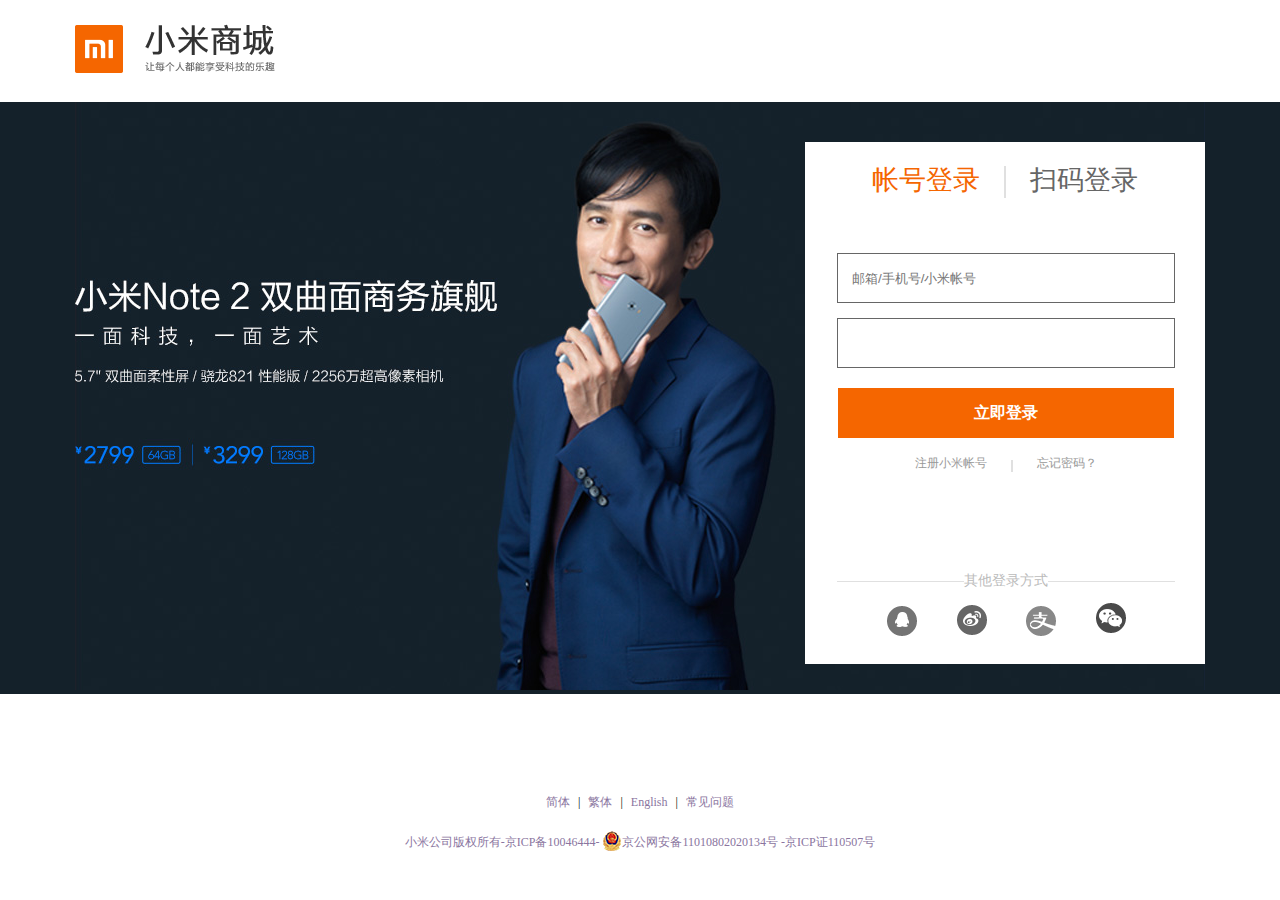
<file: login.html>
<!DOCTYPE html>
<html>

	<head>
		<meta charset="UTF-8">
		<title>小米帐号-登录</title>
		<link rel="stylesheet" type="text/css" href="css/login.css"/>
		<link rel="stylesheet" type="text/css" href="css/base.css" />
		<link rel="shortcut icon" type="image/x-icon" href="//s01.mifile.cn/favicon.ico"/>
		
	</head>

	<body>
		<div id="main">
			<div id="wrapper">
				<!--头部-->
				<div id="header">
					<a href="homepage.html"><img src="img/login/mistore_logo.png" /></a>
				</div>
				<!--登录正文-->
				<div id="login-content">
					<div>
						<img src="img/login/banner.jpg" />
						<!--登录表单-->
						<div id="login-form">
							<div id="form-nav">
								<a href="#">帐号登录</a>
								<span class="line"></span>
								<a href="#">扫码登录</a>
							</div>
							<div id="form-content">
								<div id="form-top">
									<form action="" method="get" onsubmit="return confirmForm()">
										<div id="info-input">
											<input type="text" id="username" name="username" placeholder="邮箱/手机号/小米帐号">
											<input type="password" id="pwd" name="pwd" />
											<div>
												<span>!</span> 请输入帐号
											</div>
											<div>
												<span>!</span> 请输入密码
											</div>
											<div>
												<span>!</span> 用户名或密码不正确
											</div>
										</div>
										<div id="login-btn">
											<input type="submit" value="立即登录" />
										</div>
									</form>

									<div id="reg-foundpwd">
										<a href="#">注册小米帐号</a>
										<span class="line2"></span>
										<a href="#">忘记密码？</a>
									</div>
								</div>
								<div id="form-bottom">
									<fieldset id="">
										<legend>其他登录方式</legend>
									</fieldset>
									<ul>
										<li>
											<a href="#"><img src="img/login/qq.png" /></a>
										</li>
										<li>
											<a href="#"><img src="img/login/sina.png" /></a>
										</li>
										<li>
											<a href="#"><img src="img/login/alipay.png" /></a>
										</li>
										<li>
											<a href="#"><img src="img/login/wechat.png" /></a>
										</li>
									</ul>

								</div>
							</div>
							<div id="scancode">
								<img src="img/login/code.png" />
								<div>
									使用&nbsp;<span>小米商城APP</span>&nbsp;扫一扫
								</div>
								<div>
									MIUI系统可进入「设置」-「我的小米」扫码登录
								</div>
							</div>
						</div>

					</div>
				</div>
				<div style="clear: both;"></div>
				<div id="footer">
					<div id="help">
						<a href="#">简体</a>
						<span>|</span>
						<a href="#">繁体</a>
						<span>|</span>
						<a href="#">English</a>
						<span>|</span>
						<a href="#">常见问题</a>
					</div>
					<!--版权说明-->
					<div id="copy">
						小米公司版权所有-京ICP备10046444-
						<a href="#"><img src="img/login/poice.png" />京公网安备11010802020134号</a>
						-京ICP证110507号
					</div>
				</div>
			</div>
		</div>
		<script type="text/javascript" src="js/login.js">
		
		</script>
	</body>

</html>
</file>
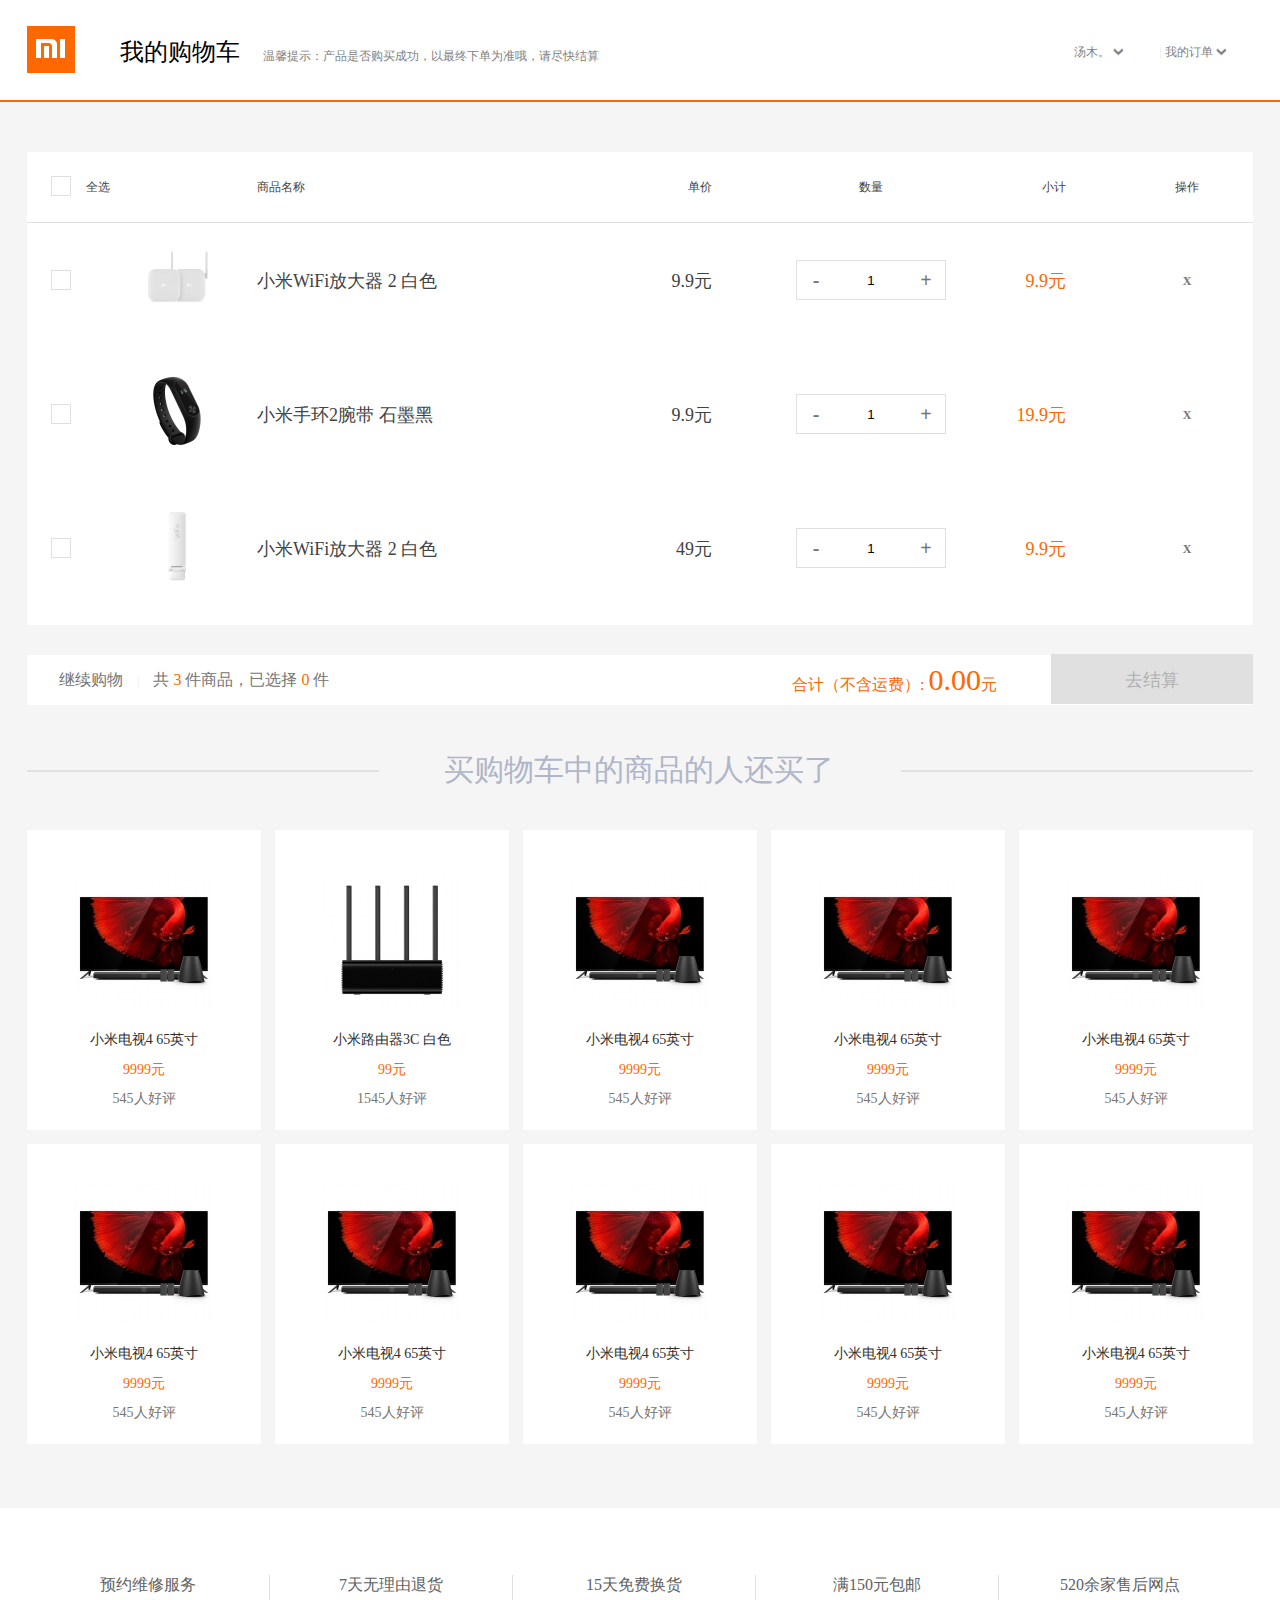
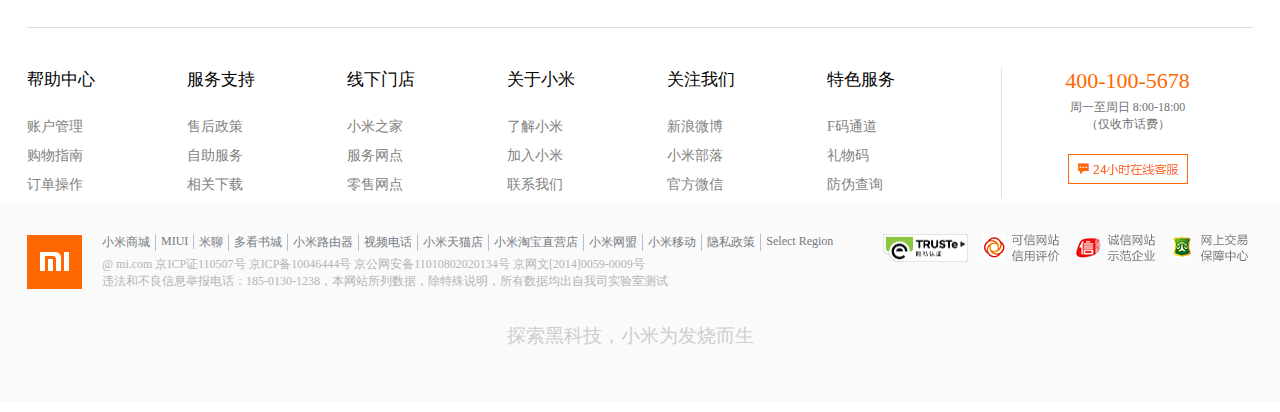
<file: newcart.html>
<!DOCTYPE html>
<html>

	<head>
		<meta charset="UTF-8">
		<title>我的购物车-小米商城</title>
		<link rel="stylesheet" type="text/css" href="css/newcart.css" />
		<link rel="stylesheet" type="text/css" href="css/base.css" />
		<link rel="shortcut icon" type="image/x-icon" href="//s01.mifile.cn/favicon.ico" />

	</head>

	<body>
		<div id="main">
			<div id="header">
				<div id="header-content">
					<div id="content-left">
						<div id="left-l">
							<a href="homepage.html"><img src="img/newcart/logo.png" /></a>
						</div>
						<div id="left-r">
							<span>我的购物车</span> 温馨提示：产品是否购买成功，以最终下单为准哦，请尽快结算
						</div>

					</div>
					<div id="content-right">
						<ul>
							<li id="user">
								<a href="#">汤木。</a>
								<ul id="user-list">
									<li>
										<a href="#">个人中心</a>
									</li>
									<li>
										<a href="#">评价晒单</a>
									</li>
									<li>
										<a href="#">我的喜欢</a>
									</li>
									<li>
										<a href="#">小米账户</a>
									</li>
									<li>
										<a href="#">退出订单</a>
									</li>
								</ul>
							</li>
							<li>
								<span class="line">|</span>
								<a href="#">我的订单</a>
							</li>
						</ul>
					</div>
				</div>
			</div>
			<!--头部结束-->
			<div id="main-content">
				<div class="container">
					<!--购物车列表开始-->
					<div id="cart-goods-list">
						<div class="list-head">
							<div class="col col-check">
								<i class="icon-checkbox"></i>全选
							</div>
							<div class="col  col-img">
								&nbsp;

							</div>
							<div class="col  col-name">
								商品名称

							</div>
							<div class="col col-price">
								单价

							</div>
							<div class="col col-num">
								数量

							</div>
							<div class="col col-total">
								小计

							</div>
							<div class="col col-action">
								操作

							</div>
						</div>
						<div style="clear: both;"></div>
						<div class="list-body">
							<!--单个项目容器盒子：放商品信息和商品配件信息-->
							<!--第一个-->
							<div class="item-box">
								<!--项目表格：放商品信息-->
								<div class="item-table">
									<!--一行项目内容-->
									<div class="item-row">
										<div class="col col-check">
											<i class="icon-checkbox"></i>
										</div>
										<div class="col col-img">
											<a href="#"><img src="img/newcart/items/01/smlImg/pms_1491009389.88616921!80x80.jpg" alt="" /></a>
										</div>
										<div class="col col-name">
											<div class="tags"></div>
											<h3 class="name"><a href="#">小米WiFi放大器 2 白色 </a></h3>

										</div>
										<div class="col col-price">
											9.9元
										</div>
										<div class="col col-num">
											<div class="change-goods-num">
												<a href="javascript:void(0);" class="minus">-</a>
												<input type="text" name="" id="" value="1" class="text" />
												<a href="javascript:void(0);" class="plus">+</a>
											</div>

										</div>
										<div class="col col-total">
											9.9元

										</div>
										<div class="col col-action">
											<a href="javascript:void(0);" class="delGoods">X</a>
										</div>
									</div>
								</div>
								<!--项目子容器盒子：放商品配件信息-->
								<div class="item-sub-box">

								</div>
							</div>
							<!--第二个-->
							<div class="item-box">
								<!--项目表格：放商品信息-->
								<div class="item-table">
									<!--一行项目内容-->
									<div class="item-row">
										<div class="col col-check">
											<i class="icon-checkbox"></i>
										</div>
										<div class="col col-img">
											<a href="#"><img src="img/newcart/items/02/smlImg/pms_1474859997.10825620!80x80.jpg" alt="" /></a>
										</div>
										<div class="col col-name">
											<div class="tags"></div>
											<h3 class="name"><a href="#"> 小米手环2腕带 石墨黑 </a></h3>

										</div>
										<div class="col col-price">
											9.9元
										</div>
										<div class="col col-num">
											<div class="change-goods-num">
												<a href="javascript:void(0);" class="minus">-</a>
												<input type="text" name="" id="" value="1" class="text" />
												<a href="javascript:void(0);" class="plus">+</a>
											</div>

										</div>
										<div class="col col-total">
											19.9元

										</div>
										<div class="col col-action">
											<a href="javascript:void(0);" class="delGoods">X</a>
										</div>
									</div>
								</div>
								<!--项目子容器盒子：放商品配件信息-->
								<div class="item-sub-box">

								</div>
							</div>
							<!--第三个-->
							<div class="item-box">
								<!--项目表格：放商品信息-->
								<div class="item-table">
									<!--一行项目内容-->
									<div class="item-row">
										<div class="col col-check">
											<i class="icon-checkbox"></i>
										</div>
										<div class="col col-img">
											<a href="#"><img src="img/newcart/items/03/smlImg/pms_1481188619.07736357!80x80.jpg" alt="" /></a>
										</div>
										<div class="col col-name">
											<div class="tags"></div>
											<h3 class="name"><a href="#"> 小米WiFi放大器 2 白色  </a></h3>

										</div>
										<div class="col col-price">
											49元
										</div>
										<div class="col col-num">
											<div class="change-goods-num">
												<a href="javascript:void(0);" class="minus">-</a>
												<input type="text" name="" id="" value="1" class="text" />
												<a href="javascript:void(0);" class="plus">+</a>
											</div>

										</div>
										<div class="col col-total">
											9.9元

										</div>
										<div class="col col-action">
											<a href="javascript:void(0);" class="delGoods">X</a>
										</div>
									</div>
								</div>
								<!--项目子容器盒子：放商品配件信息-->
								<div class="item-sub-box">

								</div>
							</div>
						</div>
						<!--额外购买盒子-->
						<div class="raise-buy-box">

						</div>
						<!--结算条-->
						<div class="cart-bar">
							<div class="section-left">
								<a href="#" class="back-shopping">继续购物</a>
								<span class="section-left-line">|</span>
								<span class="cart-total">
									共
									<i id="cartTotalNum">1</i> 件商品，已选择
									<i id="selTotalNum">0</i> 件
								</span>

							</div>
							<!--合计-->
							<div class="bar-right">
								<span class="total-price">
									合计（不含运费）:
									<em class="cartTotalPrice">0.00</em>元
								</span>
								<!--结算-->
								<span class="settleAccounts">
								<a href="javascript:void(0);" class="goCheckout">去结算</a>
								</span>
							</div>

						</div>
					</div>
					<!--第二个-->
					<!--第三个-->
					<!--购物车列表结束-->
					<div style="clear: both;"></div>
					<!--推荐块开始-->
					<div class="recommend-nav-name-block">
						<div class="container">
							<div class="leftLine"></div>
							<div class="centerTitle">
								买购物车中的商品的人还买了
							</div>
							<div class="rightLine"></div>
						</div>
					</div>

					<!--推荐块结束-->
					<!--推荐开始-->
					<div id="recommend">
						<ul class="recommend-row">
							<!--第一个-->
							<li class="xm-recommend-list-item resetMargin">
								<dl>
									<dt class="xm-recommend-pic">
										<a href="#"><img src="img/newcart/items/04/bigImg/pms_1495074053.84174465!140x140.jpg"/></a>
									</dt>
									<dd class="xm-recommend-name">
										<a href="#">小米电视4  65英寸</a>
									</dd>
									<dd class="xm-recommend-price">
										9999元
									</dd>
									<dd class="xm-recommend-tips">
										545人好评
										<a href="#" class="addCart">加入购物车</a>
									</dd>
									
								</dl>
							</li>
							<!--第二个-->
							<li class="xm-recommend-list-item">
								<dl>
									<dt class="xm-recommend-pic">
										<a href="#"><img src="img/newcart/items/05/bigImg/pms_1490666381.06634471!140x140.jpg"/></a>
									</dt>
									<dd class="xm-recommend-name">
										<a href="#">小米路由器3C  白色</a>
									</dd>
									<dd class="xm-recommend-price">
										99元
									</dd>
									<dd class="xm-recommend-tips">
										1545人好评
										<a href="#" class="addCart">加入购物车</a>
									</dd>
									
								</dl>
							</li>
							<!--第三个-->
							<li class="xm-recommend-list-item">
								<dl>
									<dt class="xm-recommend-pic">
										<a href="#"><img src="img/newcart/items/04/bigImg/pms_1495074053.84174465!140x140.jpg"/></a>
									</dt>
									<dd class="xm-recommend-name">
										<a href="#">小米电视4  65英寸</a>
									</dd>
									<dd class="xm-recommend-price">
										9999元
									</dd>
									<dd class="xm-recommend-tips">
										545人好评
										<a href="#" class="addCart">加入购物车</a>
									</dd>
									
								</dl>
							</li>
							<!--第四个-->
							<li class="xm-recommend-list-item">
								<dl>
									<dt class="xm-recommend-pic">
										<a href="#"><img src="img/newcart/items/04/bigImg/pms_1495074053.84174465!140x140.jpg"/></a>
									</dt>
									<dd class="xm-recommend-name">
										<a href="#">小米电视4  65英寸</a>
									</dd>
									<dd class="xm-recommend-price">
										9999元
									</dd>
									<dd class="xm-recommend-tips">
										545人好评
										<a href="#" class="addCart">加入购物车</a>
									</dd>
									
								</dl>
							</li>
							<!--第五个-->
							<li class="xm-recommend-list-item">
								<dl>
									<dt class="xm-recommend-pic">
										<a href="#"><img src="img/newcart/items/04/bigImg/pms_1495074053.84174465!140x140.jpg"/></a>
									</dt>
									<dd class="xm-recommend-name">
										<a href="#">小米电视4  65英寸</a>
									</dd>
									<dd class="xm-recommend-price">
										9999元
									</dd>
									<dd class="xm-recommend-tips">
										545人好评
										<a href="#" class="addCart">加入购物车</a>
									</dd>
									
								</dl>
							</li>
							<!--第六个-->
							<li class="xm-recommend-list-item resetMargin">
								<dl>
									<dt class="xm-recommend-pic">
										<a href="#"><img src="img/newcart/items/04/bigImg/pms_1495074053.84174465!140x140.jpg"/></a>
									</dt>
									<dd class="xm-recommend-name">
										<a href="#">小米电视4  65英寸</a>
									</dd>
									<dd class="xm-recommend-price">
										9999元
									</dd>
									<dd class="xm-recommend-tips">
										545人好评
										<a href="#" class="addCart">加入购物车</a>
									</dd>
									
								</dl>
							</li>
							<!--第七个-->
							<li class="xm-recommend-list-item ">
								<dl>
									<dt class="xm-recommend-pic">
										<a href="#"><img src="img/newcart/items/04/bigImg/pms_1495074053.84174465!140x140.jpg"/></a>
									</dt>
									<dd class="xm-recommend-name">
										<a href="#">小米电视4  65英寸</a>
									</dd>
									<dd class="xm-recommend-price">
										9999元
									</dd>
									<dd class="xm-recommend-tips">
										545人好评
										<a href="#" class="addCart">加入购物车</a>
									</dd>
									
								</dl>
							</li>
							<!--第八个-->
							<li class="xm-recommend-list-item ">
								<dl>
									<dt class="xm-recommend-pic">
										<a href="#"><img src="img/newcart/items/04/bigImg/pms_1495074053.84174465!140x140.jpg"/></a>
									</dt>
									<dd class="xm-recommend-name">
										<a href="#">小米电视4  65英寸</a>
									</dd>
									<dd class="xm-recommend-price">
										9999元
									</dd>
									<dd class="xm-recommend-tips">
										545人好评
										<a href="#" class="addCart">加入购物车</a>
									</dd>
									
								</dl>
							</li>
							<!--第九个-->
							<li class="xm-recommend-list-item ">
								<dl>
									<dt class="xm-recommend-pic">
										<a href="#"><img src="img/newcart/items/04/bigImg/pms_1495074053.84174465!140x140.jpg"/></a>
									</dt>
									<dd class="xm-recommend-name">
										<a href="#">小米电视4  65英寸</a>
									</dd>
									<dd class="xm-recommend-price">
										9999元
									</dd>
									<dd class="xm-recommend-tips">
										545人好评
										<a href="#" class="addCart">加入购物车</a>
									</dd>
									
								</dl>
							</li>
							<!--第十个-->
							<li class="xm-recommend-list-item ">
								<dl>
									<dt class="xm-recommend-pic">
										<a href="#"><img src="img/newcart/items/04/bigImg/pms_1495074053.84174465!140x140.jpg"/></a>
									</dt>
									<dd class="xm-recommend-name">
										<a href="#">小米电视4  65英寸</a>
									</dd>
									<dd class="xm-recommend-price">
										9999元
									</dd>
									<dd class="xm-recommend-tips">
										545人好评
										<a href="#" class="addCart">加入购物车</a>
									</dd>
									
								</dl>
							</li>
						</ul>

					</div>
					<!--推荐结束-->
				</div>

			</div>

			<!--内容结束-->
			<!--尾部-->
			<div id="footer">
				<iframe src="footer.html" width="100%" height="500px" scrolling="no" frameborder="0"></iframe>
			</div>
			<!--尾部结束-->
		</div>
		<script type="text/javascript" src="js/newcar.js">
			
		</script>
	</body>

</html>
</file>
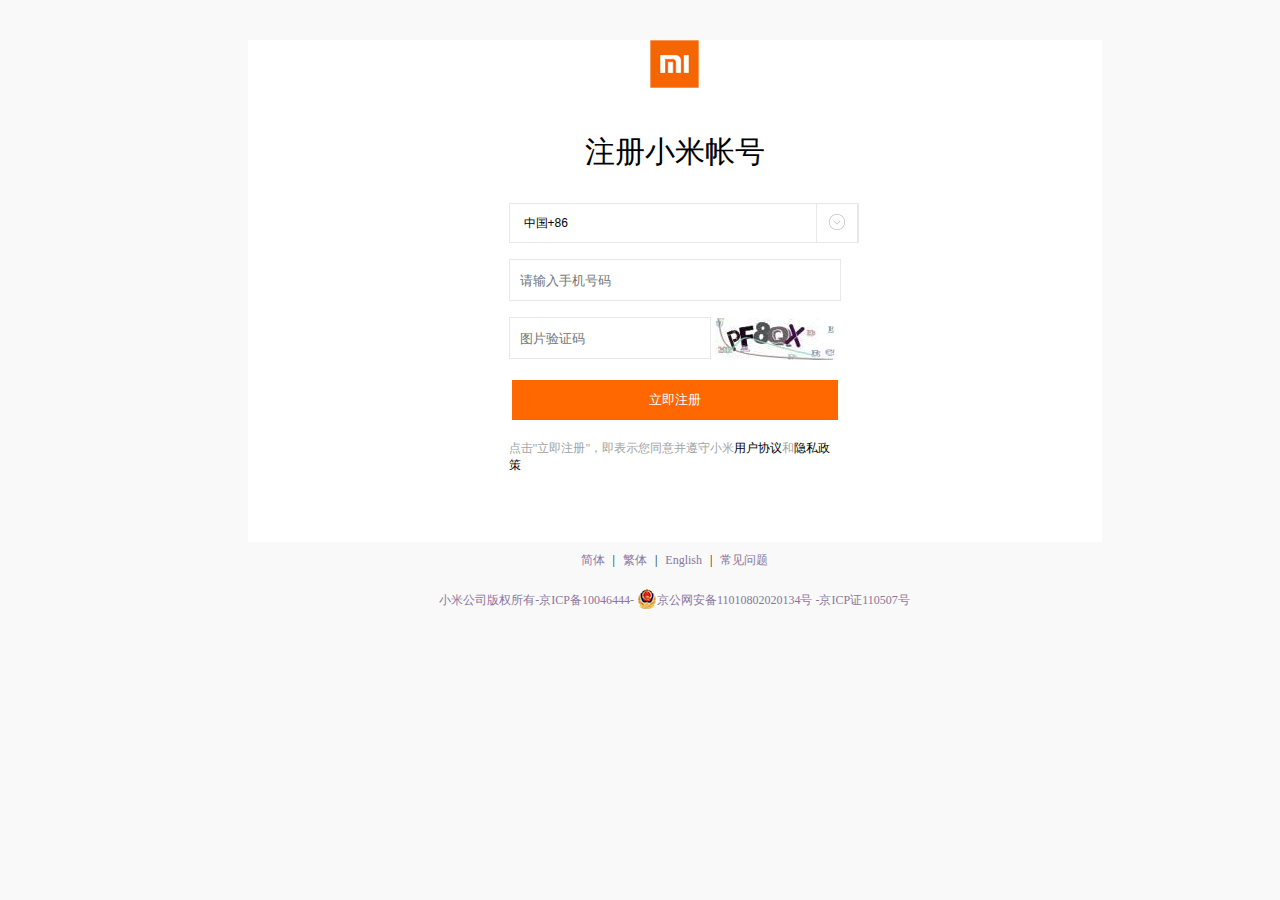
<file: register.html>
<!DOCTYPE html>
<html>

	<head>
		<meta charset="UTF-8">
		<title>小米帐号-注册</title>
		<link rel="stylesheet" type="text/css" href="css/register.css" />
		<link rel="stylesheet" type="text/css" href="css/base.css" />
		<link rel="shortcut icon" type="image/x-icon" href="//s01.mifile.cn/favicon.ico" />

	</head>

	<body>
		<div id="wrapper">
			<div id="wrap">
				<div id="layout">
					<div class="containerRegister">
						<div>
							<a href="homepage.html"><img src="img/register/logo.png" /></a>
						</div>
						<div class="title">注册小米帐号</div>
						<div>
							<select name="area" class="selectArea">
								<option value="中国(+86)"><span>中国</span><span>+86</span></option>
								<option value="中国(+86)">中国(+86)</option>
								<option value="中国(+86)">中国(+86)</option>
								<option value="中国(+86)">中国(+86)</option>
								<option value="中国(+86)">中国(+86)</option>
								<option value="中国(+86)">中国(+86)</option>
								<option value="中国(+86)">中国(+86)</option>
								<option value="中国(+86)">中国(+86)</option>
								<option value="中国(+86)">中国(+86)</option>
								<option value="中国(+86)">中国(+86)</option>
							</select>
						</div>
						<form action="" onsubmit="return comfirmForm()" method="get">
							<div>
								<input type="text" name="regNum" id="regNum" value="" placeholder="请输入手机号码" />
								<div class="warning"><span>!</span>请输入手机号码</div>
								<div class="warning"><span>!</span>手机号码格式错误</div>
							</div>
							<div>
								<input type="text" name="code" id="code" value="" placeholder="图片验证码" />
								<span class="codeImg"><img src="img/register/code.png" /> </span>
								<div class="warning"><span>!</span>请输入图片验证码</div>
								<div class="warning"><span>!</span>图片验证码错误</div>

							</div>
							<div id="btn">
								<input type="submit" id="regBtn" value="立即注册" />
							</div>
						</form>

						<p class="tips">
							点击"立即注册"，即表示您同意并遵守小米<span><a href="#">用户协议</a></span>和<span><a href="#">隐私政策</a></span>
						</p>
					</div>

				</div>
				<div id="footer">
					<div id="help">
						<a href="#">简体</a>
						<span>|</span>
						<a href="#">繁体</a>
						<span>|</span>
						<a href="#">English</a>
						<span>|</span>
						<a href="#">常见问题</a>
					</div>
					<!--版权说明-->
					<div id="copy">
						小米公司版权所有-京ICP备10046444-
						<a href="#"><img src="img/login/poice.png" />京公网安备11010802020134号</a>
						-京ICP证110507号
					</div>
				</div>
			</div>

		</div>

		<script type="text/javascript" src="js/register.js">
		</script>
	</body>

</html>
</file>
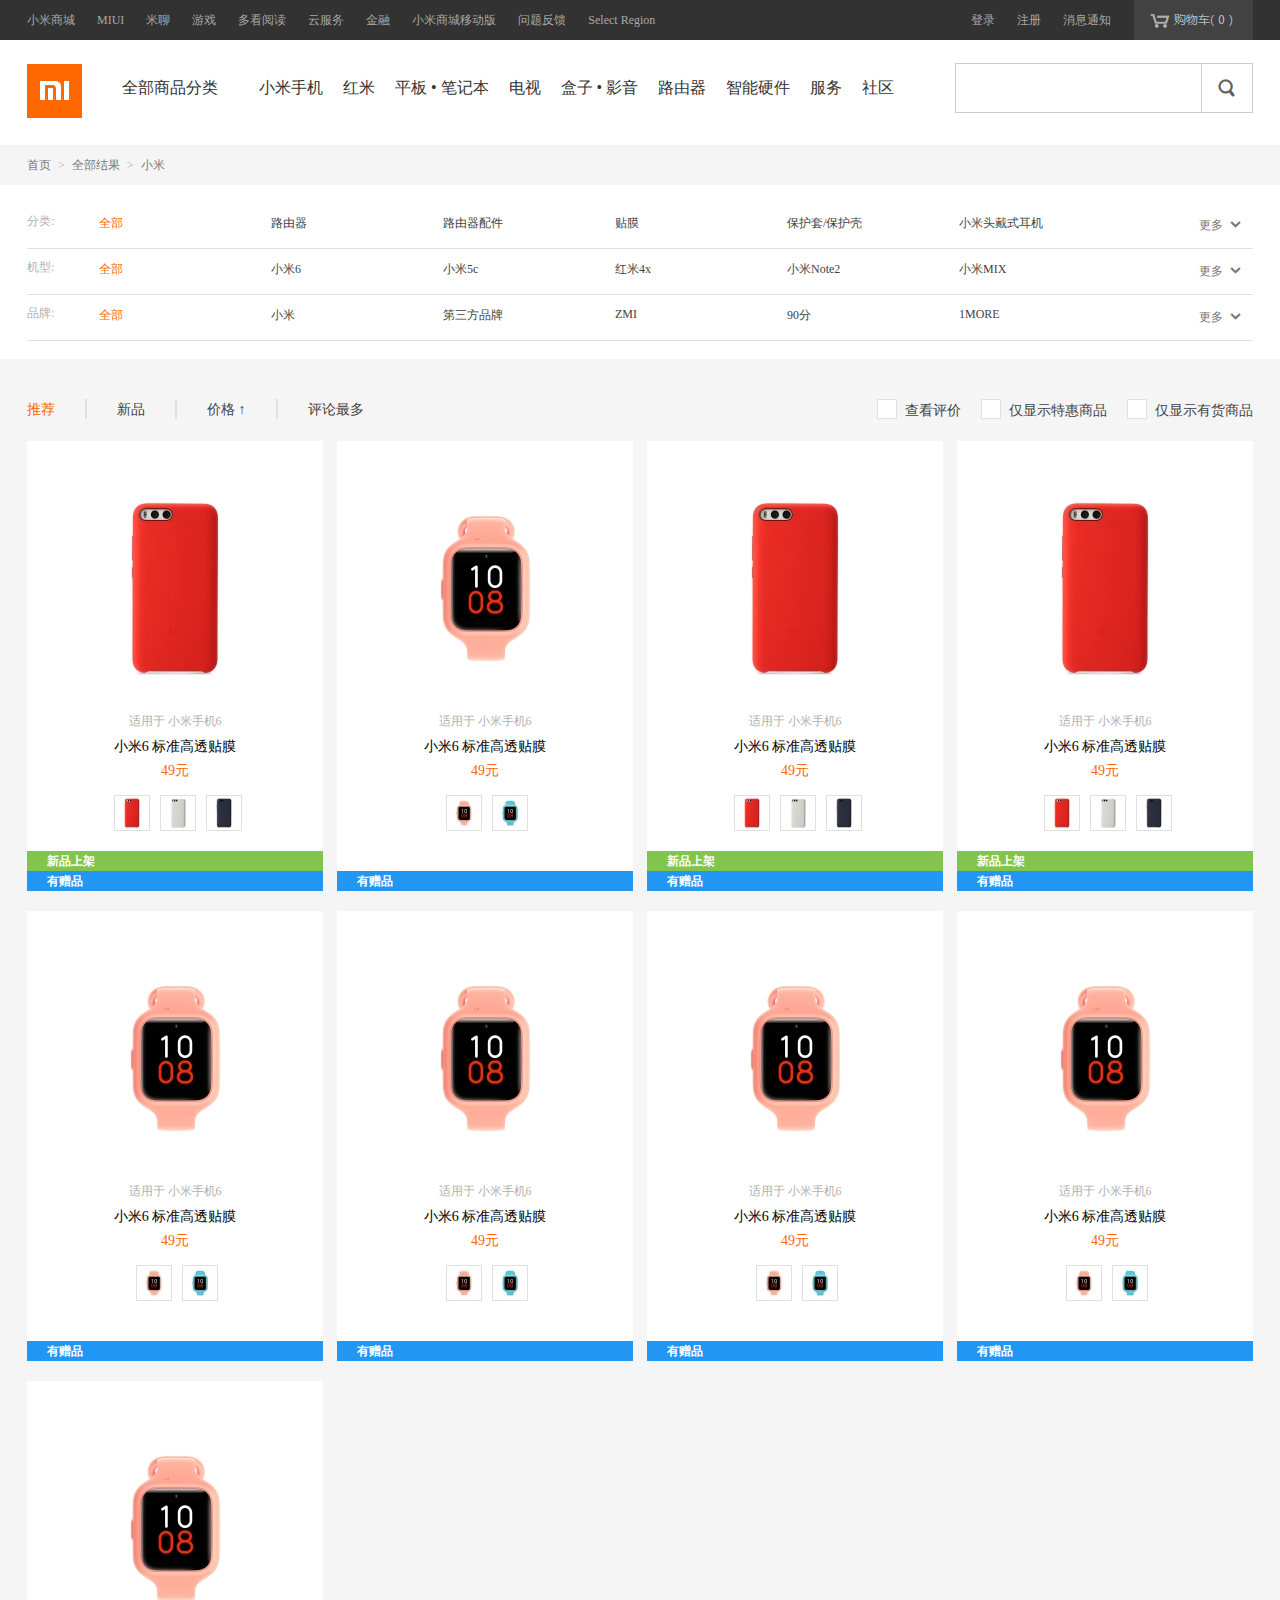
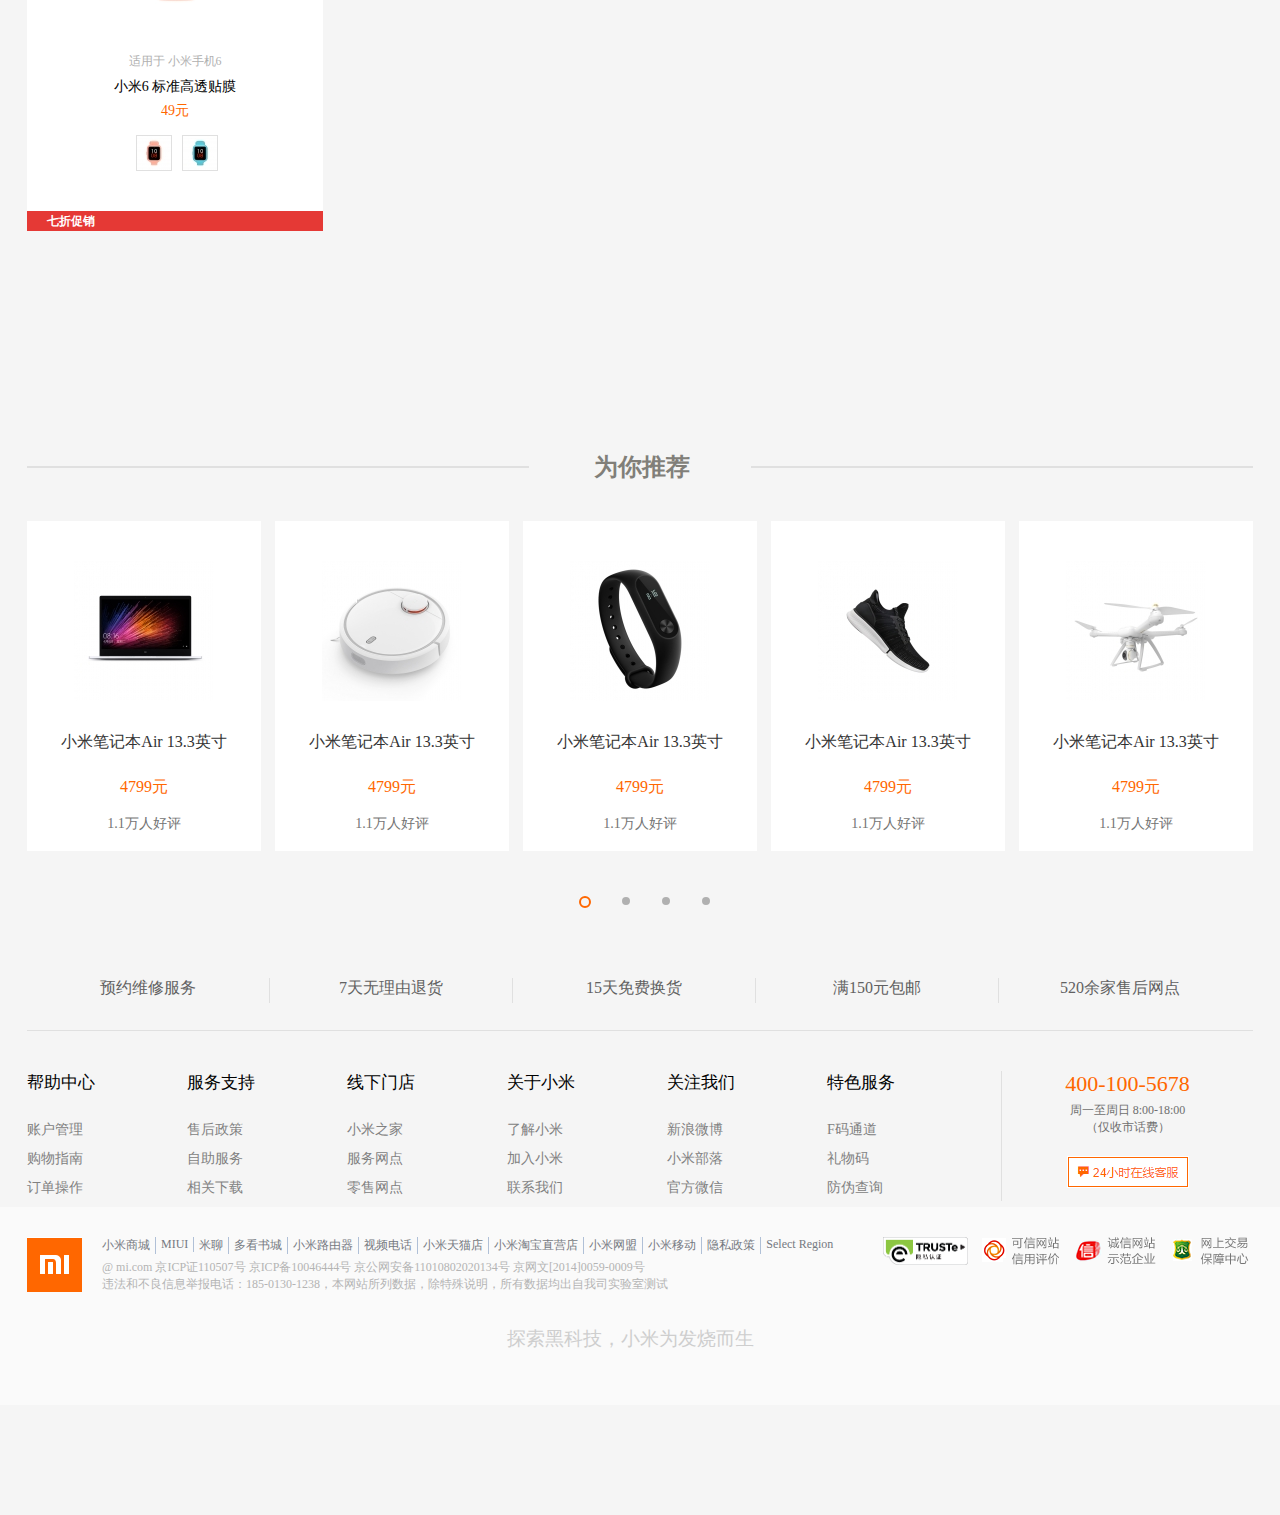
<file: searchpage.html>
<!DOCTYPE html>
<html>

	<head>
		<meta charset="UTF-8">
		<title>【小米6及小米6相关产品】-小米商城</title>
		<link rel="stylesheet" type="text/css" href="css/base.css" />
		<link rel="stylesheet" type="text/css" href="css/newheader.css" />
		<link rel="stylesheet" type="text/css" href="css/searchpage.css">
		<link rel="shortcut icon" type="image/x-icon" href="//s01.mifile.cn/favicon.ico" />
	</head>

	<body>
		<div id="main">
			<!--头部-->
			<div id="site-topbar">
				<div class="site-container">
					<div class="topbar-nav">
						<ul>
							<li>
								<a href="#">小米商城</a>
							</li>
							<li>
								<a href="#">MIUI</a>
							</li>
							<li>
								<a href="#">米聊</a>
							</li>
							<li>
								<a href="#">游戏</a>
							</li>
							<li>
								<a href="#">多看阅读</a>
							</li>
							<li>
								<a href="#">云服务</a>
							</li>
							<li>
								<a href="#">金融</a>
							</li>
							<li>
								<a href="#">小米商城移动版</a>
							</li>
							<li>
								<a href="#">问题反馈</a>
							</li>
							<li>
								<a href="#">Select Region</a>
							</li>
						</ul>
					</div>
					<!--购物车-->
					<a href="newcart.html" target="_blank">
						<div class="topbar-cart">
							<div class="cart-menu">
								<!--购物车中还没有商品，赶紧选购吧！-->
								<img src="img/header/cart-menu.png" />
							</div>
						</div>
					</a>
					<div class="topbar-info">
						<ul>
							<li>
								<a href="login.html">登录</a>
							</li>
							<li>
								<a href="register.html">注册</a>
							</li>
							<li>
								<a href="#">消息通知</a>
							</li>
						</ul>
					</div>

				</div>
			</div>
			<!--头部结束-->
			<div style="clear: both;"></div>
			<!--主体-->
			<!--用地头部开始-->
			<div id="site-header">
				<div class="container">
					<div class="header-logo">
						<a href="homepage.html"><img src="img/header/mi-logo.png" /></a>
					</div>
					<div class="header-nav">
						<ul class="nav-list">
							<li class="header-nav-classify">
								<a href="#">全部商品分类</a>
								<div class="site-category">
									<ul>
										<li>
											手机 电话卡
											<span class="category-menu-bg">&gt;</span>
										</li>
										<li>
											笔记本 平板
											<span class="category-menu-bg">&gt;</span>

										</li>
										<li>
											电视 盒子
											<span class="category-menu-bg">&gt;</span>

										</li>
										<li>
											路由器 智能硬件
											<span class="category-menu-bg">&gt;</span>

										</li>
										<li>
											移动电源 电池 插线板
											<span class="category-menu-bg">&gt;</span>

										</li>
										<li>
											耳机 音响
											<span class="category-menu-bg">&gt;</span>

										</li>
										<li>
											保护套 贴膜
											<span class="category-menu-bg">&gt;</span>

										</li>
										<li>
											线材 支架 存储卡
											<span class="category-menu-bg">&gt;</span>

										</li>
										<li>
											箱包 服饰 鞋 眼镜
											<span class="category-menu-bg">&gt;</span>

										</li>
										<li>
											米兔 生活周边
											<span class="category-menu-bg">&gt;</span>

										</li>
									</ul>
									<!--第一个-->
									<div>
										<img src="img/homepage/01.png" />
									</div>
									<!--第二个-->
									<div>
										<img src="img/homepage/02.png" />
									</div>
									<!--第三个-->
									<div>
										<img src="img/homepage/03.png" />
									</div>
									<!--第四个-->
									<div><img src="img/homepage/04.png" /></div>
									<!--第五个-->
									<div><img src="img/homepage/05.png" /></div>
									<!--第六个-->
									<div id="div6"><img src="img/homepage/06.png" /></div>
									<!--第七个-->
									<div id="div7"><img src="img/homepage/07.png" /></div>
									<!--第八个-->
									<div id="div8"><img src="img/homepage/08.png" /></div>
									<!--第九个-->
									<div id="div9"><img src="img/homepage/09.png" /></div>
									<!--第十个-->
									<div id="div10"><img src="img/homepage/10.png" /></div>
								</div>
							</li>
							<li class="nav-item">
								<a href="#">小米手机</a>
								<div>
									<a href="#"><img src="img/homepage/header-nav-menu01.png" /></a>
								</div>
							</li>
							<li class="nav-item">
								<a href="#">红米</a>
								<div>
									<a href="#"><img src="img/homepage/header-nav-menu02.png" /></a>
								</div>
							</li>
							<li class="nav-item">
								<a href="#">平板 • 笔记本</a>
								<div>
									<a href="#"><img src="img/homepage/header-nav-menu03.png" /></a>
								</div>
							</li>
							<li class="nav-item">
								<a href="#">电视</a>
								<div>
									<a href="#"><img src="img/homepage/header-nav-menu04.png" /></a>
								</div>
							</li>
							<li class="nav-item">
								<a href="#">盒子 • 影音</a>
								<div>
									<a href="#"><img src="img/homepage/header-nav-menu05.png" /></a>
								</div>
							</li>
							<li class="nav-item">
								<a href="#">路由器</a>
								<div>
									<a href="#"><img src="img/homepage/header-nav-menu06.png" /></a>
								</div>
							</li>
							<li class="nav-item">
								<a href="#">智能硬件</a>
								<div>
									<a href="#"><img src="img/homepage/header-nav-menu07.png" /></a>
								</div>
							</li>
							<li class="nav-item">
								<a href="#">服务</a>
							</li>
							<li class="nav-item">
								<a href="#">社区</a>
							</li>
						</ul>
					</div>
					<div class="header-search">
						<input type="text" name="" id="search-text" value="" />
						<a href="searchpage.html"><input type="image" src="img/header/seaerch-icon.png" name="" id="search-btn" value="" /></a>
						<div style="clear: both;"></div>
						<div id="keywordList">
							<ul>
								<li>
									<span>
											小米5s plus
									</span>
									<span>
											约有5件
									</span>
								</li>
								<li>
									<span>
										小米MIX
									</span>
									<span>
										约有1件
									</span>
								</li>
								<li>
									<span>
										手环
									</span>
									<span>
										约有6件
									</span>
								</li>
								<li>
									<span>
										红米Note 4x
									</span>
									<span>
										约有4件
									</span>
								</li>
								<li>
									<span>
										移动电源
									</span>
									<span>
										约有16件
									</span>
								</li>
								<li>
									<span>
										米家摄像机
									</span>
									<span>
										约有5件
									</span>
								</li>
								<li>
									<span>
										小米体重秤
									</span>
									<span>
										约有2件
									</span>
								</li>
								<li>
									<span>
										LED灯
									</span>
									<span>
										约有6件
									</span>
								</li>
								<li>
									<span>
										优惠套餐
									</span>
									<span>
										约有64件
									</span>
								</li>
							</ul>
						</div>
					</div>
				</div>
			</div>
			<div style="clear: both;"></div>
			<!--用地头部结束-->
			<!--面包屑导航开始-->
			<div id="breadcrumbs">
				<div class="container">
					<a href="homepage.html">首页</a>
					<span class="gtColor">&nbsp;&gt;&nbsp;</span>
					<a href="#">全部结果</a>
					<span class="gtColor">&nbsp;&gt;&nbsp;</span>
					<span>小米</span>
				</div>
			</div>
			<!--面包屑导航结束-->
			<!--过滤箱开始-->
			<div class="container">
				<!--过滤箱开始-->
				<div id="filter-box">
					<!--分类-->
					<div class="filter-box-item">
						<dl>
							<dt>分类:</dt>
							<dd class="allColor">全部</dd>
							<dd>
								<a href="#">路由器</a>
							</dd>
							<dd>
								<a href="#">路由器配件</a>
							</dd>
							<dd>
								<a href="#">贴膜</a>
							</dd>
							<dd>
								<a href="#">保护套/保护壳</a>
							</dd>
							<dd>
								<a href="#">小米头戴式耳机</a>
							</dd>
						</dl>
						<a href="#" class="moreChoice">更多</a>
						<div style="clear: both;"></div>
						<div class="moreContent">
							<!--第一个-->
							<ul>
								<li>
									<a href="#">小米圈铁耳机</a>
								</li>
								<li>
									<a href="#">线材</a>
								</li>
								<li>
									<a href="#">小米活塞耳机</a>
								</li>
								<li>
									<a href="#">净化器</a>
								</li>
								<li>
									<a href="#">小米蓝牙耳机</a>
								</li>
								<li>
									<a href="#">净水器</a>
								</li>
							</ul>
							<!--第二个-->
							<ul>
								<li>
									<a href="#">小米圈铁耳机</a>
								</li>
								<li>
									<a href="#">线材</a>
								</li>
								<li>
									<a href="#">小米活塞耳机</a>
								</li>
								<li>
									<a href="#">净化器</a>
								</li>
								<li>
									<a href="#">小米蓝牙耳机</a>
								</li>
								<li>
									<a href="#">净水器</a>
								</li>
							</ul>
							<!--第三个-->
							<ul>
								<li>
									<a href="#">小米圈铁耳机</a>
								</li>
								<li>
									<a href="#">线材</a>
								</li>
								<li>
									<a href="#">小米活塞耳机</a>
								</li>
								<li>
									<a href="#">净化器</a>
								</li>
								<li>
									<a href="#">小米蓝牙耳机</a>
								</li>
								<li>
									<a href="#">净水器</a>
								</li>
							</ul>
							<!--第四个-->
							<ul>
								<li>
									<a href="#">小米圈铁耳机</a>
								</li>
								<li>
									<a href="#">线材</a>
								</li>
								<li>
									<a href="#">小米活塞耳机</a>
								</li>
								<li>
									<a href="#">净化器</a>
								</li>
								<li>
									<a href="#">小米蓝牙耳机</a>
								</li>
								<li>
									<a href="#">净水器</a>
								</li>
							</ul>
							<!--第五个-->
							<ul>
								<li>
									<a href="#">小米圈铁耳机</a>
								</li>
								<li>
									<a href="#">线材</a>
								</li>
								<li>
									<a href="#">小米活塞耳机</a>
								</li>
								<li>
									<a href="#">净化器</a>
								</li>
								<li>
									<a href="#">小米蓝牙耳机</a>
								</li>
								<li>
									<a href="#">净水器</a>
								</li>
							</ul>
							<!--第六个-->
							<ul>
								<li>
									<a href="#">小米圈铁耳机</a>
								</li>
								<li>
									<a href="#">线材</a>
								</li>
								<li>
									<a href="#">小米活塞耳机</a>
								</li>
								<li>
									<a href="#">净化器</a>
								</li>
								<li>
									<a href="#">小米蓝牙耳机</a>
								</li>
								<li>
									<a href="#">净水器</a>
								</li>
							</ul>
							<!--第七个-->
							<ul>
								<li>
									<a href="#">小米电视/盒子配件</a>
								</li>
								<li>
									<a href="#">平衡车</a>
								</li>
								<li>
									<a href="#">移动电源保护套</a>
								</li>
								<li>
									<a href="#">插线板</a>
								</li>
								<li>
									<a href="#">小米胶囊耳机</a>
								</li>
							</ul>
						</div>
					</div>
					<!--机型-->
					<div class="filter-box-item">
						<dl>
							<dt>机型:</dt>
							<dd class="allColor">全部</dd>
							<dd>
								<a href="#">小米6</a>
							</dd>
							<dd>
								<a href="#">小米5c</a>
							</dd>
							<dd>
								<a href="#">红米4x</a>
							</dd>
							<dd>
								<a href="#">小米Note2</a>
							</dd>
							<dd>
								<a href="#">小米MIX</a>
							</dd>

						</dl>
						<a href="#" class="moreChoice">更多</a>
						<div style="clear: both;"></div>
						<div class="moreContent">
							<!--第一个-->
							<ul>
								<li>
									<a href="#">小米圈铁耳机</a>
								</li>
								<li>
									<a href="#">线材</a>
								</li>
								<li>
									<a href="#">小米活塞耳机</a>
								</li>
								<li>
									<a href="#">净化器</a>
								</li>
								<li>
									<a href="#">小米蓝牙耳机</a>
								</li>
								<li>
									<a href="#">净水器</a>
								</li>
							</ul>
							<!--第二个-->
							<ul>
								<li>
									<a href="#">小米圈铁耳机</a>
								</li>
								<li>
									<a href="#">线材</a>
								</li>
								<li>
									<a href="#">小米活塞耳机</a>
								</li>
								<li>
									<a href="#">净化器</a>
								</li>
								<li>
									<a href="#">小米蓝牙耳机</a>
								</li>
								<li>
									<a href="#">净水器</a>
								</li>
							</ul>
							<!--第三个-->
							<ul>
								<li>
									<a href="#">小米圈铁耳机</a>
								</li>
								<li>
									<a href="#">线材</a>
								</li>
								<li>
									<a href="#">小米活塞耳机</a>
								</li>
								<li>
									<a href="#">净化器</a>
								</li>
								<li>
									<a href="#">小米蓝牙耳机</a>
								</li>
								<li>
									<a href="#">净水器</a>
								</li>
							</ul>
							<!--第四个-->
							<ul>
								<li>
									<a href="#">小米圈铁耳机</a>
								</li>
								<li>
									<a href="#">线材</a>
								</li>
								<li>
									<a href="#">小米活塞耳机</a>
								</li>
								<li>
									<a href="#">净化器</a>
								</li>
								<li>
									<a href="#">小米蓝牙耳机</a>
								</li>
								<li>
									<a href="#">净水器</a>
								</li>
							</ul>
							<!--第五个-->
							<ul>
								<li>
									<a href="#">小米圈铁耳机</a>
								</li>
								<li>
									<a href="#">线材</a>
								</li>
								<li>
									<a href="#">小米活塞耳机</a>
								</li>
								<li>
									<a href="#">净化器</a>
								</li>
								<li>
									<a href="#">小米蓝牙耳机</a>
								</li>
								<li>
									<a href="#">净水器</a>
								</li>
							</ul>
							<!--第六个-->
							<ul>
								<li>
									<a href="#">小米圈铁耳机</a>
								</li>
								<li>
									<a href="#">线材</a>
								</li>
								<li>
									<a href="#">小米活塞耳机</a>
								</li>
								<li>
									<a href="#">净化器</a>
								</li>
								<li>
									<a href="#">小米蓝牙耳机</a>
								</li>
								<li>
									<a href="#">净水器</a>
								</li>
							</ul>
							<!--第七个-->
							<ul>
								<li>
									<a href="#">小米电视/盒子配件</a>
								</li>
								<li>
									<a href="#">平衡车</a>
								</li>
								<li>
									<a href="#">移动电源保护套</a>
								</li>
								<li>
									<a href="#">插线板</a>
								</li>
								<li>
									<a href="#">小米胶囊耳机</a>
								</li>
							</ul>
						</div>
					</div>
					<!--品牌-->
					<div class="filter-box-item">
						<dl>
							<dt>品牌:</dt>
							<dd class="allColor">全部</dd>
							<dd>
								<a href="#">小米</a>
							</dd>
							<dd>
								<a href="#">第三方品牌</a>
							</dd>
							<dd>
								<a href="#">ZMI</a>
							</dd>
							<dd>
								<a href="#">90分</a>
							</dd>
							<dd>
								<a href="#">1MORE</a>
							</dd>

						</dl>
						<a href="#" class="moreChoice">更多</a>
						<div style="clear: both;"></div>
						<div class="moreContent">
							<!--第一个-->
							<ul>
								<li>
									<a href="#">米家</a>
								</li>
								<li>
									<a href="#">硕米</a>
								</li>

							</ul>

						</div>
					</div>

				</div>
			</div>
			<!--过滤箱结束-->
			<div style="clear: both;"></div>
			<!--正文开始-->
			<div id="content">
				<div class="container">
					<!--列表箱开始-->
					<div id="order-list-box">
						<div id="order-list">
							<ul>
								<li class="firstLi">
									<a href="#">推荐</a>
								</li>
								<li>
									<a href="#">新品</a>
								</li>
								<li>
									<a href="#">价格&nbsp;↑</a>
								</li>
								<li>
									<a href="#">评论最多</a>
								</li>
							</ul>
						</div>
						<div id="type-list">
							<ul>
								<li>
									<a href="#"><span class="chkbox"></span>查看评价</a>
								</li>
								<li>
									<a href="#"><span class="chkbox"></span>仅显示特惠商品</a>
								</li>
								<li>
									<a href="#"><span class="chkbox"></span>仅显示有货商品</a>
								</li>

							</ul>
						</div>
					</div>
					<!--列表箱结束-->
					<div style="clear: both;"></div>
					<!--商品列表箱开始-->
					<div id="goods-list-box">
						<!--推荐商品列表-->
						<div class="goods-list">
							<!--第一个-->
							<div class="goods-items">
								<div class="figure">
									<a href="#"><img src="img/searchpage/goodsItems/big/01/pms_1493261826.22337469!200x200.jpg" /></a>
								</div>
								<p class="desc">
									适用于 小米手机6
								</p>
								<h2 class="title"><a href="#">小米6 标准高透贴膜</a></h2>
								<p class="price">
									49元
								</p>
								<!--拇指文件开始-->
								<div class="thumbs">
									<ul class="thumb-list">
										<!--<li>
											<a href=""><img src="img/searchpage/goodsItems/samll/pms_1493261826.22337469!34x34.jpg" /></a>
										</li>
										<li>
											<a href=""><img src="img/searchpage/goodsItems/samll/pms_1493261828.23444007!34x34.jpg" /></a>
										</li>
										<li>
											<a href=""><img src="img/searchpage/goodsItems/samll/pms_1493261830.47158342!34x34.jpg" /></a>
										</li>-->
									</ul>
								</div>
								<!--拇指文件结束-->
								<div class="action">
									<a href="#" class="btn-like"><img src="img/searchpage/heart.png" /><span>喜欢</span></a>
									<a href="#" class="btn-joinCart"><span>加入购物车</span><img src="img/searchpage/cart.png" /></a>
								</div>
								<div class="flags-new">
									新品上架
								</div>
								<div class="gift">
									有赠品
								</div>
								<div style="clear: both;"></div>
							</div>
							<!--第二个-->
							<div class="goods-items">
								<div class="figure">
									<a href="#"><img src="img/searchpage/goodsItems/big/02/pms_1499305934.58053598!200x200.jpg" /></a>
								</div>
								<p class="desc">
									适用于 小米手机6
								</p>
								<h2 class="title"><a href="#">小米6 标准高透贴膜</a></h2>
								<p class="price">
									49元
								</p>
								<!--拇指文件开始-->
								<div class="thumbs">
									<ul class="thumb-list">
										<!--<li>
											<a href=""><img src="img/searchpage/goodsItems/samll/pms_1493261826.22337469!34x34.jpg" /></a>
										</li>
										<li>
											<a href=""><img src="img/searchpage/goodsItems/samll/pms_1493261828.23444007!34x34.jpg" /></a>
										</li>
										<li>
											<a href=""><img src="img/searchpage/goodsItems/samll/pms_1493261830.47158342!34x34.jpg" /></a>
										</li>-->
									</ul>
								</div>
								<!--拇指文件结束-->
								<div class="action">
									<a href="#" class="btn-like"><img src="img/searchpage/heart.png" /><span>喜欢</span></a>
									<a href="#" class="btn-joinCart"><span>加入购物车</span><img src="img/searchpage/cart.png" /></a>
								</div>

								<div class="gift">
									有赠品
								</div>
								<div style="clear: both;"></div>
							</div>

							<!--第三个-->
							<div class="goods-items">
								<div class="figure">
									<a href="#"><img src="img/searchpage/goodsItems/big/01/pms_1493261826.22337469!200x200.jpg" /></a>
								</div>
								<p class="desc">
									适用于 小米手机6
								</p>
								<h2 class="title"><a href="#">小米6 标准高透贴膜</a></h2>
								<p class="price">
									49元
								</p>
								<!--拇指文件开始-->
								<div class="thumbs">
									<ul class="thumb-list">
										<!--<li>
											<a href=""><img src="img/searchpage/goodsItems/samll/pms_1493261826.22337469!34x34.jpg" /></a>
										</li>
										<li>
											<a href=""><img src="img/searchpage/goodsItems/samll/pms_1493261828.23444007!34x34.jpg" /></a>
										</li>
										<li>
											<a href=""><img src="img/searchpage/goodsItems/samll/pms_1493261830.47158342!34x34.jpg" /></a>
										</li>-->
									</ul>
								</div>
								<!--拇指文件结束-->
								<div class="action">
									<a href="#" class="btn-like"><img src="img/searchpage/heart.png" /><span>喜欢</span></a>
									<a href="#" class="btn-joinCart"><span>加入购物车</span><img src="img/searchpage/cart.png" /></a>
								</div>
								<div class="flags-new">
									新品上架
								</div>
								<div class="gift">
									有赠品
								</div>
								<div style="clear: both;"></div>
							</div>

							<!--第四个-->
							<div class="goods-items">
								<div class="figure">
									<a href="#"><img src="img/searchpage/goodsItems/big/01/pms_1493261826.22337469!200x200.jpg" /></a>
								</div>
								<p class="desc">
									适用于 小米手机6
								</p>
								<h2 class="title"><a href="#">小米6 标准高透贴膜</a></h2>
								<p class="price">
									49元
								</p>
								<!--拇指文件开始-->
								<div class="thumbs">
									<ul class="thumb-list">
										<!--<li>
											<a href=""><img src="img/searchpage/goodsItems/samll/pms_1493261826.22337469!34x34.jpg" /></a>
										</li>
										<li>
											<a href=""><img src="img/searchpage/goodsItems/samll/pms_1493261828.23444007!34x34.jpg" /></a>
										</li>
										<li>
											<a href=""><img src="img/searchpage/goodsItems/samll/pms_1493261830.47158342!34x34.jpg" /></a>
										</li>-->
									</ul>
								</div>
								<!--拇指文件结束-->
								<div class="action">
									<a href="#" class="btn-like"><img src="img/searchpage/heart.png" /><span>喜欢</span></a>
									<a href="#" class="btn-joinCart"><span>加入购物车</span><img src="img/searchpage/cart.png" /></a>
								</div>
								<div class="flags-new">
									新品上架
								</div>
								<div class="gift">
									有赠品
								</div>
								<div style="clear: both;"></div>
							</div>

							<!--第五个-->
							<div class="goods-items">
								<div class="figure">
									<a href="#"><img src="img/searchpage/goodsItems/big/02/pms_1499305934.58053598!200x200.jpg" /></a>
								</div>
								<p class="desc">
									适用于 小米手机6
								</p>
								<h2 class="title"><a href="#">小米6 标准高透贴膜</a></h2>
								<p class="price">
									49元
								</p>
								<!--拇指文件开始-->
								<div class="thumbs">
									<ul class="thumb-list">
										<!--<li>
											<a href=""><img src="img/searchpage/goodsItems/samll/pms_1493261826.22337469!34x34.jpg" /></a>
										</li>
										<li>
											<a href=""><img src="img/searchpage/goodsItems/samll/pms_1493261828.23444007!34x34.jpg" /></a>
										</li>
										<li>
											<a href=""><img src="img/searchpage/goodsItems/samll/pms_1493261830.47158342!34x34.jpg" /></a>
										</li>-->
									</ul>
								</div>
								<!--拇指文件结束-->
								<div class="action">
									<a href="#" class="btn-like"><img src="img/searchpage/heart.png" /><span>喜欢</span></a>
									<a href="#" class="btn-joinCart"><span>加入购物车</span><img src="img/searchpage/cart.png" /></a>
								</div>

								<div class="gift">
									有赠品
								</div>
								<div style="clear: both;"></div>
							</div>

							<!--第六个-->
							<div class="goods-items">
								<div class="figure">
									<a href="#"><img src="img/searchpage/goodsItems/big/02/pms_1499305934.58053598!200x200.jpg" /></a>
								</div>
								<p class="desc">
									适用于 小米手机6
								</p>
								<h2 class="title"><a href="#">小米6 标准高透贴膜</a></h2>
								<p class="price">
									49元
								</p>
								<!--拇指文件开始-->
								<div class="thumbs">
									<ul class="thumb-list">
										<!--<li>
											<a href=""><img src="img/searchpage/goodsItems/samll/pms_1493261826.22337469!34x34.jpg" /></a>
										</li>
										<li>
											<a href=""><img src="img/searchpage/goodsItems/samll/pms_1493261828.23444007!34x34.jpg" /></a>
										</li>
										<li>
											<a href=""><img src="img/searchpage/goodsItems/samll/pms_1493261830.47158342!34x34.jpg" /></a>
										</li>-->
									</ul>
								</div>
								<!--拇指文件结束-->
								<div class="action">
									<a href="#" class="btn-like"><img src="img/searchpage/heart.png" /><span>喜欢</span></a>
									<a href="#" class="btn-joinCart"><span>加入购物车</span><img src="img/searchpage/cart.png" /></a>
								</div>

								<div class="gift">
									有赠品
								</div>
								<div style="clear: both;"></div>
							</div>

							<!--第七个-->
							<div class="goods-items">
								<div class="figure">
									<a href="#"><img src="img/searchpage/goodsItems/big/02/pms_1499305934.58053598!200x200.jpg" /></a>
								</div>
								<p class="desc">
									适用于 小米手机6
								</p>
								<h2 class="title"><a href="#">小米6 标准高透贴膜</a></h2>
								<p class="price">
									49元
								</p>
								<!--拇指文件开始-->
								<div class="thumbs">
									<ul class="thumb-list">
										<!--<li>
											<a href=""><img src="img/searchpage/goodsItems/samll/pms_1493261826.22337469!34x34.jpg" /></a>
										</li>
										<li>
											<a href=""><img src="img/searchpage/goodsItems/samll/pms_1493261828.23444007!34x34.jpg" /></a>
										</li>
										<li>
											<a href=""><img src="img/searchpage/goodsItems/samll/pms_1493261830.47158342!34x34.jpg" /></a>
										</li>-->
									</ul>
								</div>
								<!--拇指文件结束-->
								<div class="action">
									<a href="#" class="btn-like"><img src="img/searchpage/heart.png" /><span>喜欢</span></a>
									<a href="#" class="btn-joinCart"><span>加入购物车</span><img src="img/searchpage/cart.png" /></a>
								</div>

								<div class="gift">
									有赠品
								</div>
								<div style="clear: both;"></div>
							</div>

							<!--第八个-->
							<div class="goods-items">
								<div class="figure">
									<a href="#"><img src="img/searchpage/goodsItems/big/02/pms_1499305934.58053598!200x200.jpg" /></a>
								</div>
								<p class="desc">
									适用于 小米手机6
								</p>
								<h2 class="title"><a href="#">小米6 标准高透贴膜</a></h2>
								<p class="price">
									49元
								</p>
								<!--拇指文件开始-->
								<div class="thumbs">
									<ul class="thumb-list">
										<!--<li>
											<a href=""><img src="img/searchpage/goodsItems/samll/pms_1493261826.22337469!34x34.jpg" /></a>
										</li>
										<li>
											<a href=""><img src="img/searchpage/goodsItems/samll/pms_1493261828.23444007!34x34.jpg" /></a>
										</li>
										<li>
											<a href=""><img src="img/searchpage/goodsItems/samll/pms_1493261830.47158342!34x34.jpg" /></a>
										</li>-->
									</ul>
								</div>
								<!--拇指文件结束-->
								<div class="action">
									<a href="#" class="btn-like"><img src="img/searchpage/heart.png" /><span>喜欢</span></a>
									<a href="#" class="btn-joinCart"><span>加入购物车</span><img src="img/searchpage/cart.png" /></a>
								</div>

								<div class="gift">
									有赠品
								</div>
								<div style="clear: both;"></div>
							</div>

							<!--第九个-->
							<div class="goods-items">
								<div class="figure">
									<a href="#"><img src="img/searchpage/goodsItems/big/02/pms_1499305934.58053598!200x200.jpg" /></a>
								</div>
								<p class="desc">
									适用于 小米手机6
								</p>
								<h2 class="title"><a href="#">小米6 标准高透贴膜</a></h2>
								<p class="price">
									49元
								</p>
								<!--拇指文件开始-->
								<div class="thumbs">
									<ul class="thumb-list">
										<!--<li>
											<a href=""><img src="img/searchpage/goodsItems/samll/pms_1493261826.22337469!34x34.jpg" /></a>
										</li>
										<li>
											<a href=""><img src="img/searchpage/goodsItems/samll/pms_1493261828.23444007!34x34.jpg" /></a>
										</li>
										<li>
											<a href=""><img src="img/searchpage/goodsItems/samll/pms_1493261830.47158342!34x34.jpg" /></a>
										</li>-->
									</ul>
								</div>
								<!--拇指文件结束-->
								<div class="action">
									<a href="#" class="btn-like"><img src="img/searchpage/heart.png" /><span>喜欢</span></a>
									<a href="#" class="btn-joinCart"><span>加入购物车</span><img src="img/searchpage/cart.png" /></a>
								</div>

								<div class="discount">
									七折促销
								</div>
								<div style="clear: both;"></div>
							</div>

						</div>
						<!--新品商品列表-->
						<!--按价格排列的商品列表-->
						<!--按评价最多排列的商品列表-->
					</div>
					<!--商品列表箱结束-->
					<div style="clear: both;"></div>
					<!--换页开始-->
					<div id="pageSkip">

					</div>
					<!--换页结束-->
					<!--推荐开始-->
					<div id="recommend">
						<div id="recommend-title">
							<div class="leftLine"></div>
							<div class="centerTitle">
								<h2>为你推荐</h2>
							</div>
							<div class="rightLine"></div>
						</div>
						<div style="clear: both;"></div>
						<div id="xm-recommend">
							<!--旋转容器开始-->
							<div class="xm-carousel-wrapper">
								<!--旋转容器ol列表开始-->
								<div id="xm-carousel-wrapper-olList">
									<!--第一组-->
									<ol class="xm-carousel-wrapper-ol">
										<!--第一个-->
										<li>
											<div class="xm-carousel-items">
												<dl>
													<dt><a href="#"><img src="img/searchpage/recommend/recommend01/pms_1469583247.6157588.jpg" alt="" /></a></dt>
													<dd class="carousel-items-desc">
														<a href="#">小米笔记本Air 13.3英寸</a>
													</dd>
													<dd class="carousel-items-price">4799元</dd>
													<dd class="carousel-items-estimate">1.1万人好评</dd>
												</dl>
											</div>
										</li>
										<!--第二个-->
										<li>
											<div class="xm-carousel-items">
												<dl>
													<dt><a href="#"><img src="img/searchpage/recommend/recommend01/pms_1472609961.95298675.jpg" alt="" /></a></dt>
													<dd class="carousel-items-desc">
														<a href="#">小米笔记本Air 13.3英寸</a>
													</dd>
													<dd class="carousel-items-price">4799元</dd>
													<dd class="carousel-items-estimate">1.1万人好评</dd>
												</dl>
											</div>
										</li>
										<!--第三个-->
										<li>
											<div class="xm-carousel-items">
												<dl>
													<dt><a href="#"><img src="img/searchpage/recommend/recommend01/pms_1474859997.10825620.jpg" alt="" /></a></dt>
													<dd class="carousel-items-desc">
														<a href="#">小米笔记本Air 13.3英寸</a>
													</dd>
													<dd class="carousel-items-price">4799元</dd>
													<dd class="carousel-items-estimate">1.1万人好评</dd>
												</dl>
											</div>
										</li>
										<!--第四个-->
										<li>
											<div class="xm-carousel-items">
												<dl>
													<dt><a href="#"><img src="img/searchpage/recommend/recommend01/pms_1490949492.24196486.jpg" alt="" /></a></dt>
													<dd class="carousel-items-desc">
														<a href="#">小米笔记本Air 13.3英寸</a>
													</dd>
													<dd class="carousel-items-price">4799元</dd>
													<dd class="carousel-items-estimate">1.1万人好评</dd>
												</dl>
											</div>
										</li>
										<!--第五个-->
										<li class="delMargin">
											<div class="xm-carousel-items">
												<dl>
													<dt><a href="#"><img src="img/searchpage/recommend/recommend01/pms_1487824962.01314237.jpg" alt="" /></a></dt>
													<dd class="carousel-items-desc">
														<a href="#">小米笔记本Air 13.3英寸</a>
													</dd>
													<dd class="carousel-items-price">4799元</dd>
													<dd class="carousel-items-estimate">1.1万人好评</dd>
												</dl>
											</div>
										</li>

									</ol>
									<!--第二组-->
									<ol class="xm-carousel-wrapper-ol">
										<!--第一个-->
										<li>
											<div class="xm-carousel-items">
												<dl>
													<dt><a href="#"><img src="img/searchpage/recommend/recommend02/pms_1475052168.43877575.jpg" alt="" /></a></dt>
													<dd class="carousel-items-desc">
														<a href="#">小米笔记本Air 13.3英寸</a>
													</dd>
													<dd class="carousel-items-price">4799元</dd>
													<dd class="carousel-items-estimate">1.1万人好评</dd>
												</dl>
											</div>
										</li>
										<!--第二个-->
										<li>
											<div class="xm-carousel-items">
												<dl>
													<dt><a href="#"><img src="img/searchpage/recommend/recommend02/pms_1477389928.07792706.jpg" alt="" /></a></dt>
													<dd class="carousel-items-desc">
														<a href="#">小米笔记本Air 13.3英寸</a>
													</dd>
													<dd class="carousel-items-price">4799元</dd>
													<dd class="carousel-items-estimate">1.1万人好评</dd>
												</dl>
											</div>
										</li>
										<!--第三个-->
										<li>
											<div class="xm-carousel-items">
												<dl>
													<dt><a href="#"><img src="img/searchpage/recommend/recommend02/pms_1481507050.2285518.jpg" alt="" /></a></dt>
													<dd class="carousel-items-desc">
														<a href="#">小米笔记本Air 13.3英寸</a>
													</dd>
													<dd class="carousel-items-price">4799元</dd>
													<dd class="carousel-items-estimate">1.1万人好评</dd>
												</dl>
											</div>
										</li>
										<!--第四个-->
										<li>
											<div class="xm-carousel-items">
												<dl>
													<dt><a href="#"><img src="img/searchpage/recommend/recommend02/pms_1488338229.6467773.jpg" alt="" /></a></dt>
													<dd class="carousel-items-desc">
														<a href="#">小米笔记本Air 13.3英寸</a>
													</dd>
													<dd class="carousel-items-price">4799元</dd>
													<dd class="carousel-items-estimate">1.1万人好评</dd>
												</dl>
											</div>
										</li>
										<!--第五个-->
										<li class="delMargin">
											<div class="xm-carousel-items">
												<dl>
													<dt><a href="#"><img src="img/searchpage/recommend/recommend02/T1cvD_BQAv1RXrhCrK.jpg" alt="" /></a></dt>
													<dd class="carousel-items-desc">
														<a href="#">小米笔记本Air 13.3英寸</a>
													</dd>
													<dd class="carousel-items-price">4799元</dd>
													<dd class="carousel-items-estimate">1.1万人好评</dd>
												</dl>
											</div>
										</li>

									</ol>
									<!--第三组-->
									<ol class="xm-carousel-wrapper-ol">
										<!--第一个-->
										<li>
											<div class="xm-carousel-items">
												<dl>
													<dt><a href="#"><img src="img/searchpage/recommend/recommend03/pms_1468806372.46368911.jpg" alt="" /></a></dt>
													<dd class="carousel-items-desc">
														<a href="#">小米笔记本Air 13.3英寸</a>
													</dd>
													<dd class="carousel-items-price">4799元</dd>
													<dd class="carousel-items-estimate">1.1万人好评</dd>
												</dl>
											</div>
										</li>
										<!--第二个-->
										<li>
											<div class="xm-carousel-items">
												<dl>
													<dt><a href="#"><img src="img/searchpage/recommend/recommend03/pms_1476674302.67179007.jpg" alt="" /></a></dt>
													<dd class="carousel-items-desc">
														<a href="#">小米笔记本Air 13.3英寸</a>
													</dd>
													<dd class="carousel-items-price">4799元</dd>
													<dd class="carousel-items-estimate">1.1万人好评</dd>
												</dl>
											</div>
										</li>
										<!--第三个-->
										<li>
											<div class="xm-carousel-items">
												<dl>
													<dt><a href="#"><img src="img/searchpage/recommend/recommend03/pms_1476688193.46995320.jpg" alt="" /></a></dt>
													<dd class="carousel-items-desc">
														<a href="#">小米笔记本Air 13.3英寸</a>
													</dd>
													<dd class="carousel-items-price">4799元</dd>
													<dd class="carousel-items-estimate">1.1万人好评</dd>
												</dl>
											</div>
										</li>
										<!--第四个-->
										<li>
											<div class="xm-carousel-items">
												<dl>
													<dt><a href="#"><img src="img/searchpage/recommend/recommend03/pms_1478678718.61531371.jpg" alt="" /></a></dt>
													<dd class="carousel-items-desc">
														<a href="#">小米笔记本Air 13.3英寸</a>
													</dd>
													<dd class="carousel-items-price">4799元</dd>
													<dd class="carousel-items-estimate">1.1万人好评</dd>
												</dl>
											</div>
										</li>
										<!--第五个-->
										<li class="delMargin">
											<div class="xm-carousel-items">
												<dl>
													<dt><a href="#"><img src="img/searchpage/recommend/recommend03/pms_1488190122.83567909.jpg" alt="" /></a></dt>
													<dd class="carousel-items-desc">
														<a href="#">小米笔记本Air 13.3英寸</a>
													</dd>
													<dd class="carousel-items-price">4799元</dd>
													<dd class="carousel-items-estimate">1.1万人好评</dd>
												</dl>
											</div>
										</li>

									</ol>
									<!--第四组-->
									<ol class="xm-carousel-wrapper-ol">
										<!--第一个-->
										<li>
											<div class="xm-carousel-items">
												<dl>
													<dt><a href="#"><img src="img/searchpage/recommend/recommend04/pms_1482816047.72829695.jpg" alt="" /></a></dt>
													<dd class="carousel-items-desc">
														<a href="#">小米笔记本Air 13.3英寸</a>
													</dd>
													<dd class="carousel-items-price">4799元</dd>
													<dd class="carousel-items-estimate">1.1万人好评</dd>
												</dl>
											</div>
										</li>
										<!--第二个-->
										<li>
											<div class="xm-carousel-items">
												<dl>
													<dt><a href="#"><img src="img/searchpage/recommend/recommend04/pms_1490666381.06634471.jpg" alt="" /></a></dt>
													<dd class="carousel-items-desc">
														<a href="#">小米笔记本Air 13.3英寸</a>
													</dd>
													<dd class="carousel-items-price">4799元</dd>
													<dd class="carousel-items-estimate">1.1万人好评</dd>
												</dl>
											</div>
										</li>
										<!--第三个-->
										<li>
											<div class="xm-carousel-items">
												<dl>
													<dt><a href="#"><img src="img/searchpage/recommend/recommend04/pms_1491314802.95852694.jpg" alt="" /></a></dt>
													<dd class="carousel-items-desc">
														<a href="#">小米笔记本Air 13.3英寸</a>
													</dd>
													<dd class="carousel-items-price">4799元</dd>
													<dd class="carousel-items-estimate">1.1万人好评</dd>
												</dl>
											</div>
										</li>
										<!--第四个-->
										<li>
											<div class="xm-carousel-items">
												<dl>
													<dt><a href="#"><img src="img/searchpage/recommend/recommend04/pms_1492398532.4835734.jpg" alt="" /></a></dt>
													<dd class="carousel-items-desc">
														<a href="#">小米笔记本Air 13.3英寸</a>
													</dd>
													<dd class="carousel-items-price">4799元</dd>
													<dd class="carousel-items-estimate">1.1万人好评</dd>
												</dl>
											</div>
										</li>
										<!--第五个-->
										<li class="delMargin">
											<div class="xm-carousel-items">
												<dl>
													<dt><a href="#"><img src="img/searchpage/recommend/recommend04/pms_1496730880.16174470.jpg" alt="" /></a></dt>
													<dd class="carousel-items-desc">
														<a href="#">小米笔记本Air 13.3英寸</a>
													</dd>
													<dd class="carousel-items-price">4799元</dd>
													<dd class="carousel-items-estimate">1.1万人好评</dd>
												</dl>
											</div>
										</li>
									</ol>
								</div>
								<!--旋转容器ol列表结束-->

							</div>
							<!--旋转容器结束-->

							<div style="clear: both;"></div>
							<div class="xm-pagers-wrapper">
								<ul id="xm-pagers-wrapper-ul">
									<li>
										<a href="javascript:;"><span></span></a>
									</li>
									<li>
										<a href="javascript:;"><span></span></a>
									</li>
									<li>
										<a href="javascript:;"><span></span></a>
									</li>
									<li>
										<a href="javascript:;"><span></span></a>
									</li>
								</ul>
							</div>
						</div>
						<!--推荐结束-->
					</div>
				</div>
				<!--正文结束-->
				<div id="footer">
					<iframe src="footer.html" width="100%" height="500px" scrolling="no" frameborder="0"></iframe>
				</div>
			</div>

		</div>
		<script type="text/javascript" src="js/searchpage.js"></script>
		<script type="text/javascript" src="js/header.js"></script>
		<script type="text/javascript" src="js/siteCategory.js"></script>
	</body>

</html>
</file>
<file: css/base.css>
* {
	margin: 0px;
	padding: 0px;
}

#main {
	width: 100%;
	margin:0px auto;
	font-family: "微软雅黑";
}

a {
	text-decoration: none;
}

li {
	list-style-type: none;
}
.container {
	width: 1226px;
	margin: 0px auto;
}
</file>
<file: css/homepage.css>
/*主产品开始*/
#hero-goods {
	position: relative;
	width: 1226px;
	height: 460px;
	margin: 0px auto;
}

#hero-goods-menu {
	position: absolute;
	top: 0px;
	left: 0px;
}

#hero-goods-menu ul {
	width: 234px;
	padding: 20px 0px;
	background-color: rgba(0, 0, 0, 0.6);
	float: left;
}

#hero-goods-menu li {
	list-style-type: none;
	padding-left: 30px;
	color: white;
	font-size: 14px;
	height: 42px;
	line-height: 42px;
	position: relative;
}

#hero-goods-menu li:hover {
	cursor: pointer;
	background-color: #FB6500;
}
/*#hero-goods-menu的背景箭头*/
.category-menu-bg {
	color: rgba(255, 255, 255, 0.5);
	font-size: 16px;
	line-height: 16px;
	position: absolute;
	top: 12px;
	right: 20px;
	z-index: 2;
}

#hero-goods-menu div {
	float: left;
	display: none;
}


/*主商品菜单结束*/


/*主子商品开始*/
#hero-goods-sub {
	width: 1226px;
	margin: 0px auto;
	margin-top: 15px;
}

#hero-goods-sub div {
	float: left;
}

#hero-goods-sub div:nth-child(2) {
	margin: 0px 14px;
}

.imgSize img {
	width: 316px;
	height: 170px;
}

#hero-goods-sub div:nth-child(3) {
	/*margin-right: 10px;*/
}

#hero-goods-sub div:nth-child(4) {
	float: right;
	/*margin-right: 10px;*/
}
/*主子商品结束*/

/*箭头轮播切换开始*/
.ui-controls-direction {
	/*background-color: red;*/
	position: absolute;
	top: 50%;
	left: 234px;
	right: 0px;
	margin-top: -34.5px;
}

.ui-controls-direction a {
	display: inline-block;
	width: 41px;
	height: 69px;
	background: url(../img/homepage/icon-slides.png);
}

.ui-controls-direction .ui-prev {
	float: left;
	background-position-x: -84px;
}

.ui-controls-direction .ui-next {
	float: right;
	background-position-x: -123px;
}

.ui-controls-direction .ui-prev:hover {
	background-position-x: 0px;
}

.ui-controls-direction .ui-next:hover {
	background-position-x: -41px;
}


/*箭头轮播切换结束*/


/*圆圈轮播切换开始*/
.ui-pager {
	position: absolute;
	width: 400px;
	height: 18px;
	right: 40px;
	bottom: 20px;
	/*background-color: red;*/
}

.ui-pager ul {
	float: right;
}


/*li的样式active*/

.ui-pager li {
	float: left;
	width: 6px;
	height: 6px;
	border: 2px solid;
	border-color: rgba(255, 255, 255, 0.3);
	margin: 5px;
	background-color: rgba(0, 0, 0, 0.3);
	border-radius: 50%;
}

.ui-pager .active {
	background-color: rgba(255, 255, 255, 0.3);
	border-color: rgba(0, 0, 0, 0.3);
}

.ui-pager li:hover {
	cursor: pointer;
	background-color: rgba(255, 255, 255, 0.3);
	border-color: rgba(0, 0, 0, 0.3);
}
/*圆圈轮播切换结束*/


/*明星产品开始*/
#star-goods {
	height: 432px;
	margin-top: 24px;
}

#star-goods-title {
	height: 58px;
	/*border: 1px solid;*/
}

#star-goods-title .star-title {
	float: left;
	color: #333333;
	font-size: 22px;
	font-weight: 200;
	line-height: 58px;
}

#start-title-more {
	width: 76px;
	height: 24px;
	/*background-color: #E53935;*/
	margin-top: 25px;
	float: right;
}

#arrows-left,
#arrows-right {
	width: 24px;
	height: 16px;
	line-height: 16px;
	/*margin: 1px;*/
	padding: 3px 5px;
	border: 1px solid #E0E0E0;
	font-size: 14px;
	font-weight: bold;
	text-align: center;
	float: left;
}

#arrows-left {
	color: #E0E0E1;
}
#arrows-left:hover{
	cursor: default;
}
#arrows-right {
	color: #B0B0B2;
}
#arrows-right:hover{
	cursor: pointer;
}
#start-title-more #arrows-left {
	border-right: none;
}


/*商品项*/

#star-goods-content {
	width: 1226px;
	height: 340px;
	margin-top: 10px;
	overflow: hidden;
	/*border: 1px solid;*/
	position: relative;
}

#area {
	position: absolute;
	height: 340px;
	left: 0px;
	/*overflow: hidden;*/
}

.goods-item {
	float: left;
	width: 234px;
	height: 340px;
	padding-top: 39px;
	text-align: center;
	background-color: #FAFAFA;
	/*border: 1px solid;*/
}


/*设置明星产品轮播效果结束*/

.goods-item img {
	width: 160px;
	height: 160px;
}

.goods-item ul {
	/*border: 1px solid;*/
}

.goods-item li {
	/*border: 1px solid;*/
	text-align: center;
}


/*改变上边框颜色*/
/*设置间隔*/
.goods-item:nth-child(5n+1) {
	border-top: 1px solid #FFAC13;
}

.goods-item:nth-child(5n+2) {
	border-top: 1px solid #83C44E;
	margin: 0px 14px;
}

.goods-item:nth-child(5n+3) {
	border-top: 1px solid #2196F3;
	margin-right: 14px;
}

.goods-item:nth-child(5n+4) {
	border-top: 1px solid #E53935;
	margin-right: 14px;
}

.goods-item:nth-child(5n+5) {
	border-top: 1px solid #00C0A5;
}


/*商品名称*/

.goods-item ul li:nth-child(2) {
	margin-top: 10px;
}

.goods-item ul li:nth-child(2) a {
	color: #212121;
	font-size: 14px;
}


/*商品功能说明*/
.goods-item ul li:nth-child(3) {
	margin-top: 10px;
	font-size: 12px;
	height: 18px;
}


/*商品价格*/

.goods-item ul li:nth-child(4) {
	margin-top: 20px;
	color: #FE6754;
}


/*明星产品结束*/


/*display开始*/

#display {
	width: 100%;
	margin-top: 30px;
	padding: 50px 0px 50px 0px;
	background-color: #F5F5F5;
}


/*家电开始*/

#applicance {
	height: 672px;
}

.box-hd .title-left {
	float: left;
}

.box-hd .title-left h2 {
	font-size: 22px;
	margin: 0;
	font-weight: 200;
	line-height: 58px;
	color: #333;
}

.box-hd .title-right {
	float: right;
}

.box-hd .title-right {
	padding: 16px 0px 0px 0px;
}

.box-hd .title-right li {
	float: left;
	font-size: 16px;
	margin-left: 30px;
}

.box-hd .title-right li:hover {
	cursor: pointer;
}

.first-active {
	color: #FC7800;
	border-bottom: 2px solid #FC7800;
}

.box-bd {
	height: 614px;
	position: relative;
}

.spanHotImg {
	position: absolute;
	top: 0px;
	float: left;
	background-color: #F5F5F5;
}

.span8Items {
	width: 978px;
	float: right;
}

.span8Items ul {
	overflow: hidden;
	/*border: 1px solid;*/
}

.span8Items ul>li {
	float: left;
	position: relative;
	width: 234px;
	height: 300px;
	margin: 0px 14px 14px 0px;
}

.span8Items ul li:nth-child(4n) {
	margin: 0px 0px!important;
}

.span8Items ul:nth-child(2),
ul:nth-child(3),
ul:nth-child(4),
ul:nth-child(5) {
	display: none;
}

.span8Items .everyItems {
	width: 234px;
	height: 246px;
	background-color: white;
	padding: 34px 0px 20px 0px;
	position: absolute;
	top: 0px;
}

.everyItems .figure {
	text-align: center;
}

.everyItems .figure img {
	width: 150px;
	height: 150px;
}

.everyItems h3 {
	margin: 0px 10px;
	font-size: 14px;
	font-weight: 400;
	text-align: center;
}

.everyItems .desc {
	margin: 10px 0px;
	height: 18px;
	font-size: 12px;
	text-align: center;
	color: #C0C0C0;
}

.everyItems .price {
	color: #ff6700;
	font-size: 14px;
	text-align: center;
}

.review-wrapper {
	position: absolute;
	bottom: -66px;
	padding: 10px 30px 10px 20px;
	background-color: #ff6700;
	z-index: 2;
	display: none;
}

.review-wrapper .pop-comment {
	font-size: 12px;
	color: white;
}

.review-wrapper .comment-resource {
	margin-top: 10px;
	font-size: 12px;
	color: #FFB27F;
}

.flag-new {
	width: 64px;
	height: 20px;
	color: #fff;
	font-size: 12px;
	line-height: 20px;
	text-align: center;
	background-color: #83c44e;
	position: absolute;
	top: 0px;
	left: 50%;
	margin-left: -32px;
}

.span8Items .eightItem .everyItems {
	width: 234px;
	height: 140px;
	padding: 0px;
	background-color: #F5F5F5;
}

.span8Items .eightItem {
	list-style-style: none;
}

.span8Items .eightItem li {
	position: relative;
	height: 143px;
}

.span8Items .eightItem li:nth-child(2) {
	margin-top: 15px;
}


/*家电结束*/


/*智能开始*/

#smart,
#match,
#accessories,
#around,
#recommand,
#comment,
#hot-content,
#vedio {
	margin-top: 40px;
}

#smart .box-bd .spanHotImg p {
	margin-bottom: 14px;
}

.box-bd .box-bd-left .spanHotImg img {
	width: 234px;
	height: 300px;
}

.box-bd-left {
	float: left;
}

.box-bd-left ol {
	list-style-type: none;
}

.box-bd-left ol li {
	position: relative;
	width: 234px;
	height: 300px;
}

.box-bd-left ol li:nth-child(2) {
	margin-top: 14px;
}


/*智能结束*/


/*推荐开始*/


/*推荐结束*/


/*display结束*/
</file>
<file: css/header.css>
#site-topbar {
	/*width: 1349px;*/
	height: 40px;
	background-color: #323232;
}

#site-topbar .site-container {
	width: 1226px;
	margin: 0px auto;
	height: 40px;
	position: relative;
	/*border: 1px solid wheat;*/
}


#site-topbar .site-container a {
	font-size: 12px;
	color: #A8A8A8;
}

#site-topbar .site-container a:hover {
	color: white;
}

#site-topbar .site-container li {
	/*border: 1px solid wheat;*/
	float: left;
	padding: 10px 22px 10px 0px;
}

.topbar-nav {
	float: left;
}

.topbar-info {
	float: right;
}

.topbar-cart {
	width: 120px;
	height: 40px;
	float: right;
	background: url(../img/header/cart.png) center center no-repeat;
}

.cart-menu {
	position: absolute;
	right: 0px;
	top: 40px;
	border: 1px solid #EEEEEE;
	border-top: 0px;
	display: none;
	z-index: 32;
}

.topbar-cart:hover {
	cursor: pointer;
	background: url(../img/header/cart2.png) center center no-repeat;
}

.topbar-cart:hover .cart-menu {
	display: block;
}


/*topbar结束*/
#site-header {
	position: relative;
}

.header-logo {
	margin: 23px 10px 23px 0px;
	float: left;
}

.header-nav ul {
	padding-top: 18px;
}

.header-nav li {
	float: left;
	padding: 25px 10px;
	/*border: 1px solid;*/
}

.header-nav .header-nav-icon {
	padding: 0px;
}

.header-nav li a {
	font-size: 16px;
	color: #323232;
}

.header-nav li a:hover {
	color: #FF6700;
}

.header-nav li div {
	position: absolute;
	top: 100px;
	left: 0px;
	display: none;
	z-index: 32;
	width: 100%;
}
.header-nav li div img{
	width: 100%;
	
}
.header-nav li:hover div {
	display: block;
}
.header-search {
	float: right;
	padding: 23px 0px;
	position: relative;
}

.header-search #search-text {
	width: 225px;
	height: 48px;
	padding: 0px 10px;
	float: left;
	border: 1px solid #CCCCCC;
	border-right: 0px;
	outline: 0;
}

.header-search #search-btn {
	float: right;
	border: 1px solid #CCCCCC;
	outline: 0px;
}

.header-search #keywordList {
	width: 245px;
	border: 1px solid #FF6700;
	border-top: 0px;
	position: absolute;
	display: none;
	z-index: 1000;
}
.header-search #keywordList li {
	overflow: hidden;
	padding: 5px 0px 5px 10px;
	background-color: white;
	height: 30px;
	line-height: 30px;
	margin: 0px;
	font-size: 12px;
	
}

.header-search #keywordList li:hover {
	cursor: pointer;
	background-color: #FAFAFA;

}
/*下拉列表商品名称*/
.header-search #keywordList li span:nth-child(1) {
	float: left;
	/*font-size: 12px;*/
}
/*下拉列表商品数量*/
.header-search #keywordList li span:nth-child(2) {
	float: right;
	margin-right: 10px;
	color: #B6B6B6;
}
/*头部结束*/
</file>
<file: css/cart.css>
a {
	font-size: 12px;
	color: #818181;
}

a:hover {
	color: #FF6700;
}

#header {
	width: 100%;
	height: 100px;
	background-color: white;
	border-bottom: 2px solid #FF6700;
}

#header-content {
	width: 1226px;
	margin: 0px auto;
	font-size: 12px;
	color: #818181;
}

#content-left {
	height: 48px;
	margin: 26px 0px;
	float: left;
	/*border: 1px solid;*/
}

#content-left span {
	font-family: "Courier new";
	font-size: 24px;
	color: #000;
	display: inline-block;
	margin-right: 20px;
}

#left-l {
	float: left;
}

#left-r {
	float: left;
	margin: 10px 0px 10px 45px;
	/*border: 1px solid;*/
}

#content-right {
	float: right;
	margin: 44px 0px;
}

#content-right>ul>li {
	float: left;
	position: relative;
	padding: 0px 20px 0px 10px;
}

#content-right>ul>li>a {
	padding-right: 20px;
	background: url(../img/cart/name-bg.png) right center no-repeat;
}

#content-right>ul>li>a:hover {
	background: url(../img/cart/name-bghover.png) right center no-repeat;
}

#user-list {
	/*border: 1px solid;*/
	position: absolute;
	top: 20px;
	left: -20px;
	margin: 10px 0px;
	display: none;
	z-index: 3;
	background-color: white;
}

#user-list li {
	/*border: 1px solid;*/
	width: 48px;
	padding: 5px 30px;
}

#user-list li:hover {
	background-color: #F5F5F5;
	cursor: pointer;
}

#user-list li:hover a {
	color: #FF6700;
}


/*头部结束*/

#main-content {
	width: 100%;
	background-color: #F5F5F5;
	padding: 50px 0px;
}

#container {
	width: 1226px;
	margin: 0px auto;
}

#cart #tab {
	width: 1226px;
	background-color: white;
}

#tab td {
	height: 80px;
	/*border: 1px solid;*/
	border-bottom: 1px solid #E0E0E0;
}

#tab tr td:nth-child(1) {
	padding-left: 20px;
}


/*设置减号和加号*/

#tab tbody tr td:nth-child(4) input:nth-child(1),
input:nth-child(3) {
	width: 38px;
	height: 38px;
	color: #757575;
	font-size: 20px;
	background-color: white;
	border: 1px solid #E0E0E0;
	outline: none;
}

#tab tbody tr td:nth-child(4) input:nth-child(1):hover,
input:nth-child(3):hover {
	background-color: #E0E0E0;
	cursor: pointer;
}

#tab tbody tr td:nth-child(4) input:nth-child(1) {
	border-right: none;
}

#tab tbody tr td:nth-child(4) input:nth-child(3) {
	border-left: none;
}


/*设置数量文本*/

#tab tbody tr td:nth-child(4) input:nth-child(2) {
	width: 72px;
	height: 36px;
	text-align: center;
	outline: none;
	border: 1px solid #E0E0E0;
	border-left: none;
	border-right: none;
}


/*设置小计的宽度*/

#tab tbody tr td:nth-child(5) {
	width: 200px;
}


/*设置操作*/

#tab tbody tr td:nth-child(6) input {
	width: 20px;
	height: 20px;
	background-color: white;
	font-size: 12px;
	border-radius: 50%;
	outline: none;
	border: none;
}

#tab tbody tr td:nth-child(6) input:hover {
	width: 20px;
	height: 20px;
	background-color: #E53935;
	border: 1px solid #E53935;
	border-radius: 50%;
	color: white;
	outline: none;
	cursor: pointer;
}

i {
	width: 21px;
	height: 21px;
	box-sizing: border-box;
	/*固定宽度*/
	border: 1px solid #e0e0e0;
	display: block;
	margin: 10px 0px;
}

i:hover {
	border: 0px;
	background: url(../img/cart/hover.png) center center no-repeat;
}

i.active {
	border: 0px;
	background: url(../img/cart/active.png) center center no-repeat;
}

#col-row-1 {
	border-right: 0px;
}

#word-allCheck {
	border-left: 0px;
}

tr td:nth-child(4) input {
	float: left;
}


/*购物车结束*/
</file>
<file: css/footer.css>
.container {
		width: 1226px;
		margin: 0px auto;
		/*border: 1px solid;*/
		/*background-color: white;*/
	}
	
	#footer {
		margin-top: 40px;
	}
	
	#footer-service {
		border-bottom: 1px solid #E0E0E0;
		padding: 27px 0px;
		overflow: hidden;
	}
	
	#footer-service li {
		width: 242px;
		height: 25px;
		text-align: center;
		border-right: 1px solid #E0E0E0;
		float: left;

	}
	
	#footer-service li:nth-child(5) {
		border: none;
	}
	
	#footer-service li a {
		display: block;
		color: #616161;
		/*border: 1px solid;*/
		
	}
	
	#footer-service li a:hover {
		color: #FF6700;
	}
	/*添加背景图*/
	
	/*#footer-service .fix-service a{
		background: url(../img/footer/fixService.png) 40px -1px no-repeat;
		background-size: 25px 25px;
	}
	#footer-service .fix-service a:hover{
		background: url(../img/footer/fixSeviceHover.png) 40px -1px no-repeat;
		background-size: 30px 30px;
	}*/
	/*footer-service结束*/
	
	#footer-links {
		padding-top: 40px;
	}
	
	#footer-links .col-links {
		float: left;
		width: 160px;
		/*height: 112px;*/
	}
	
	.col-links dt {
		font-size: 17px;
		margin-bottom: 26px;
	}
	
	.col-links dd {
		margin-bottom: 10px;
	}
	
	.col-links dd a {
		font-size: 14px;
		color: #818181;
	}
	
	.col-links dd a:hover {
		color: #FF753F;
	}
	
	.col-contact {
		float: right;
		width: 251px;
		height: 130px;
		border-left: 1px solid #E0E0E0;
		text-align: center;
	}
	
	.phone {
		font-size: 22px;
		color: #FF6700;
	}
	
	.J_serviceTime-normal {
		margin-top: 5px;
		font-size: 12px;
		color: #6F6F6F;
	}
	
	.btn24hour {
		margin-top: 20px;
	}
	
	.btn24hour a {
		display: inline-block;
		width: 122px;
		height: 32px;
		background: url(../img/homepage/kefu.png) center center no-repeat;
	}
	
	.btn24hour a:hover {
		background: url(../img/homepage/kefu-hover.png) center center no-repeat;
	}
	
	#footer-info {
		padding: 30px 0px;
		overflow: hidden;
		font-size: 12px;
		background-color: #FAFAFA;
	}
	
	#footer-info .logo {
		float: left;
	}
	
	.info-text {
		float: left;
		margin-left: 20px;
	}
	
	.info-text .sites li {
		float: left;
		border-right: 1px solid #B0C0D7;
		padding: 0px 5px;
	}
	
	.info-text .sites li:nth-child(1) {
		padding: 0px 5px 0px 0px;
	}
	
	.info-text .sites li:nth-child(12) {
		border: none;
	}
	
	.info-text .sites li a {
		font-size: 12px;
		color: #757981;
	}
	
	.info-text .sites li a:hover {
		color: #FE743E;
	}
	
	#footer-info .info-links {
		float: right;
	}
	
	.info-links img {
		width: 85px;
		height: 28px;
		margin-left: 7px;
	}
	
	.accuse-info {
		margin-top: 5px;
		color: #B4B4B4;
	}
	
	.accuse-info a {
		color: #B4B4B4;
	}
	
	.accuse-info a:hover {
		color: #FF6717;
	}
	
	.last {
		width: 267px;
		height: 19px;
		margin: 30px auto;
		color: #CECECE;
		font-family: "仿宋";
		font-size: 19px;
	}
</file>
<file: css/newheader.css>
#site-topbar {
	/*width: 1349px;*/
	height: 40px;
	background-color: #323232;
}

#site-topbar .site-container {
	width: 1226px;
	margin: 0px auto;
	height: 40px;
	position: relative;
	/*border: 1px solid wheat;*/
}

.container {
	width: 1226px;
	margin: 0px auto;
}

#site-topbar .site-container a {
	font-size: 12px;
	color: #A8A8A8;
}

#site-topbar .site-container a:hover {
	color: white;
}

#site-topbar .site-container li {
	/*border: 1px solid wheat;*/
	float: left;
	padding: 10px 22px 10px 0px;
}

.topbar-nav {
	float: left;
}

.topbar-info {
	float: right;
}

.topbar-cart {
	width: 120px;
	height: 40px;
	float: right;
	background: url(../img/header/cart.png) center center no-repeat;
}

.cart-menu {
	position: absolute;
	right: 0px;
	top: 40px;
	border: 1px solid #EEEEEE;
	border-top: 0px;
	display: none;
	z-index: 32;
}

.topbar-cart:hover {
	cursor: pointer;
	background: url(../img/header/cart2.png) center center no-repeat;
}

.topbar-cart:hover .cart-menu {
	display: block;
}


/*topbar结束*/


/*site-header开始*/

#site-header {
	position: relative;
}

.header-logo {
	margin: 23px 10px 23px 0px;
	float: left;
}

.header-nav {
	float: left;
	/*border: 1px solid;*/
	width: 820px;
	height: 88px;
	padding: 12px 0px 0px 30px;
}

.header-nav .header-nav-classify {
	position: relative;
	width: 127px;
	padding: 26px 0px 38px 0px;
	float: left;
}


/*全部商品分类开始*/

.header-nav-classify .site-category {
	width: 1349px;
	position: absolute;
	top: 92px;
	left: -95px;
	z-index: 200;
	display: none;
	/*border: 1px solid;*/
}

.site-category ul {
	float: left;
	border: 1px solid #FF6700;
	width: 234px;
	float: left;
	background-color: #FFFFFF;
	padding: 20px 0px;
}

.site-category ul li {
	padding-left: 30px;
	color: #424242;
	font-size: 14px;
	height: 42px;
	line-height: 42px;
	position: relative;
}

.site-category ul li:hover {
	color: #FFFFFF;
	cursor: pointer;
	background-color: #FF6700;
}

.site-category ul li:hover .category-menu-bg {
	color: #FFFFFF;
}

.site-category div {
	float: left;
	display: none;
}


/*.site-category li的背景箭头*/

.category-menu-bg {
	color: #424242;
	font-size: 16px;
	line-height: 16px;
	position: absolute;
	right: 10px;
	top: 12px;
}

#hero-goods-menu div {
	float: left;
	display: none;
}

.nav-list .nav-item {
	float: left;
	list-style-type: none;
	padding: 26px 10px 38px 10px;
}

.nav-list a {
	font-size: 16px;
	color: #323232;
}

.nav-list a:hover {
	color: #FF6700;
}

.nav-list .nav-item div {
	position: absolute;
	top: 100px;
	left: 0px;
	display: none;
	z-index: 32;
}

.header-nav .nav-item:hover div {
	display: block;
}

.nav-item div {
	width: 100%;
	position: absolute;
	top: 100px;
	left: 0px;
}

.nav-item img {
	width: 100%;
}


/*全部商品分类结束*/


/*搜索开始*/

.header-search {
	float: right;
	padding: 23px 0px;
	position: relative;
}

.header-search #search-text {
	width: 225px;
	height: 48px;
	padding: 0px 10px;
	float: left;
	border: 1px solid #CCCCCC;
	border-right: 0px;
	outline: 0;
}

.header-search #search-btn {
	float: right;
	border: 1px solid #CCCCCC;
	outline: 0px;
}

.header-search #keywordList {
	width: 245px;
	border: 1px solid #FF6700;
	border-top: 0px;
	position: absolute;
	display: none;
	z-index: 1000;
}

.header-search #keywordList li {
	overflow: hidden;
	padding: 5px 0px 5px 10px;
	background-color: white;
	height: 30px;
	line-height: 30px;
	margin: 0px;
	font-size: 12px;
}

.header-search #keywordList li:hover {
	cursor: pointer;
	background-color: #FAFAFA;
}


/*下拉列表商品名称*/

.header-search #keywordList li span:nth-child(1) {
	float: left;
	/*font-size: 12px;*/
}


/*下拉列表商品数量*/

.header-search #keywordList li span:nth-child(2) {
	float: right;
	margin-right: 10px;
	color: #B6B6B6;
}


/*头部结束*/
</file>
<file: css/goodsdetail.css>
/*面包屑导航开始*/

#breadcrumbs {
	width: 100%;
	height: 40px;
	background-color: #F5F5F5;
}

#breadcrumbs a,
span {
	color: #757575;
	font-size: 12px;
	line-height: 40px;
}

#breadcrumbs a:hover {
	color: #424242;
}

#breadcrumbs .gtColor {
	color: #B0B6C8;
}


/*面包屑导航结束*/


/*商品详情开始*/

#goods-detail {
	height: 550px;
	padding: 40px 0px 50px 0px;
}


/*商品详情左边信息开始*/

.goods-detail-left-info {
	width: 792px;
	height: 550px;
	float: left;
	/*border: 1px solid;*/
}

.goods-pic-box .goods-small-pic {
	float: left;
}

.goods-small-pic li {
	padding: 4px;
	border: 1px solid #E0E0E0;
	margin-bottom: 14px;
}

.goods-small-pic .first-samll-pic {
	border: 1px solid #FF6700;
}

.goods-small-pic .first-samll-pic:hover {
	cursor: default;
}

.goods-pic-box .goods-big-pic {
	float: right;
}

.goods-big-pic {
	margin: 0px 124px 0px 0px;
	/*border: 1px solid;*/
}


/*商品详情左边信息结束*/


/*商品信息右边容器开始*/

.goods-info-rightBox {
	width: 420px;
	float: right;
}

.goodsName {
	font-size: 18px;
}

.goods-subtitile {
	margin-top: 7px;
	font-size: 14px;
	color: #616161;
}

.goods-payMethod-byStages {
	width: 60px;
	height: 18px;
	padding: 0px 5px;
	background-color: #FFD600;
	color: #FFFFFF;
	font-size: 12px;
	text-align: center;
	line-height: 18px;
	margin-top: 15px;
}

.goods-info-address {
	border: 1px solid #E0E0E0;
	line-height: 21px;
	padding: 20px 50px 14px 20px;
	margin-top: 10px;
	color: #333333;
}

.goods-info-address .goods-InStore {
	color: #FF6700;
}

.goods-info-head-price {
	line-height: 66px;
	color: #FF6700;
	font-size: 26px;
	margin-top: 20px;
	font-weight: bold;
	border-top: 1px solid #E0E0E0;
	border-bottom: 1px solid #E0E0E0;
}

.goods-info-head-cart {
	margin-top: 30px;
}

.goods-info-head-cart .joinCart {
	width: 263px;
	line-height: 48px;
	background-color: #FF6700;
	text-align: center;
	color: #FFFFFF;
	float: left;
	border: 1px solid #FF6700;
	/*background: url(../img/goodsdetail/goodsInfoBox/cart.png) no-repeat;*/
}

.goods-info-head-cart .like {
	width: 140px;
	line-height: 48px;
	margin-left: 15px;
	background-color: #B0B0B0;
	color: #FFFFFF;
	float: right;
	text-align: center;
	border: 1px solid #B0B0B0;
}

.joinCart:hover,
.like:hover {
	cursor: pointer;
}

.joinCart:hover {
	background-color: #F25807;
	border: 1px solid #F25807;
}

.like:hover {
	background-color: #757575;
	border: 1px solid #757575;
}

.goods-info-head-policy {
	margin-top: 20px;
	color: #B0B0B0;
	font-size: 12px;
	line-height: 30px;
}

.goods-info-head-policy .policy-icon {
	display: inline-block;
	width: 20px;
	height: 20px;
	border: 2px solid #8BC552;
	color: #8BC552;
	margin-right: 5px;
	font-size: 12px;
	line-height: 20px;
	text-align: center;
	border-radius: 15px;
}

.goods-info-head-userfaq {
	margin-top: 20px;
	border-top: 1px solid #E0E0E0;
	border-bottom: 1px solid #E0E0E0;
}

.goods-info-head-userfaq ul {
	padding: 10px 0px;
	overflow: hidden;
}

.goods-info-head-userfaq ul li {
	float: left;
	padding: 0px 40px;
	border-right: 1px solid #E0E0E0;
}

.goods-info-head-userfaq .deltBorder {
	border: none;
}

.goods-info-head-userfaq li a {
	font-size: 12px;
	color: #757575;
}

.goods-info-foot {
	margin-top: 14px;
	line-height: 30px;
}

.goods-info-foot span {
	display: inline-block;
	margin-right: 5px;
	margin-top: 6px;
	float: left;
}

.goods-info-foot span ul {
	width: 18px;
	overflow: hidden;
	/*border: 1px solid;*/
}

.goods-info-foot li {
	width: 8px;
	height: 8px;
	background: #757575;
	float: left;
	margin: 1px 1px 1px 0px;
}

.goods-info-foot a {
	font-size: 14px;
	color: #757575;
}

.goods-info-foot a:hover {
	color: #FF6700;
}

.goods-info-foot a:hover span li {
	background: #FF6700;
}


/*商品信息右边容器结束*/


/*商品详情结束*/


/*详情导航开始*/

#goods-detail-nav {
	width: 100%;
	height: 60px;
	border-top: 1px solid #E0E0E0;
	overflow: hidden;
}

#goods-detail-nav ul {
	width: 684px;
	/*height: 60px;*/
	overflow: hidden;
	/*border:1px solid ;*/
	margin: 0px auto;
}

#goods-detail-nav ul li {
	float: left;
	width: 170px;
	text-align: center;
	border-right: 1px solid #E0E0E0;
	margin: 21px 0px;
}

#goods-detail-nav ul li a {
	color: #757575;
	font-size: 18px;
}

#goods-detail-nav .firstOrange a {
	color: #FF6700;
}


/*详情导航结束*/


/*介绍开始*/

.bgGray {
	background-color: #F5F5F5;
}


/*商品详情导航名块开始*/

.goods-detail-nav-name-block {
	height: 60px;
	padding-top: 40px;
	overflow: hidden;
	/*border: 1px solid;*/
}

.goods-detail-nav-name-block .leftLine {
	float: left;
	width: 500px;
	border: 1px solid #E0E0E0;
	margin: 20px 0px;
}

.goods-detail-nav-name-block .centerTitle {
	float: left;
	color: #B0B6C8;
	margin-left: 53px;
	font-size: 30px;
}

.goods-detail-nav-name-block .rightLine {
	float: right;
	width: 500px;
	border: 1px solid #E0E0E0;
	margin: 20px 0px;
	/*margin: 20px 0px;*/
}


/*商品详情导航名块结束*/




/*参数开始*/

#goods-detail-param .param-list {
	width: 1191px;
	height: 180px;
	padding: 50px 0px 0px 35px;
	background-color: #FFFFFF;
}

.param-list li {
	float: left;
}

.param-list .list-goods-img {
	width: 240px;
	height: 180px;
}

.list-goods-img img {
	width: 150px;
	height: 150px;
}

.param-list .list-goods-tech-sspec {
	height: 44px;
}

.param-list .list-goods-tech-sspec dl ul li {
	width: 290px;
	/*height: 44px;*/
	margin: 0px 23px 6px 0px;
	font-size: 14px;
}


/*参数结束*/


/*评价开始*/


/*评论整饰开始*/

#goods-detail-comment .goods-detail-comment-groom .comment-list {
	width: 1178px;
	padding: 40px 0px 43px 48px;
	background-color: #FFFFFF;
}

.comment-list .percent {
	width: 280px;
	text-align: center;
}

.comment-list .percent .per-num {
	color: #FF6700;
}

.per-num i {
	font-style: normal;
	font-size: 80px;
}

.per-num .square {
	display: inline-block;
	width: 6px;
	height: 6px;
	background-color: #FF6700;
}

.per-num sub {
	font-size: 30px;
}

.percent .per-title {
	margin-top: 5px;
	font-size: 15px;
	color: #757575;
}

.percent .per-amount {
	color: #B0B0B0;
	font-size: 14px;
	margin-top: 10px;
}


/*评论整饰结束*/


/*评论正文开始*/

.goods-detail-comment-content {
	overflow: hidden;
}


/*评价列表开始*/

.goods-detail-comment-content .goods-detail-comment-list {
	width: 854px;
	float: left;
	/*border: 1px solid;*/
}


/*评论标题开始*/

.goods-detail-comment-list .comment-order-title {
	line-height: 60px;
	margin: 10px 0px;
	overflow: hidden;
}

.comment-order-title .left-title {
	float: left;
	font-size: 22px;
}

.comment-order-title .right-title {
	float: right;
	font-size: 14px;
	color: #757575;
}


/*设置勾选框*/

.iconfont {
	display: inline-block;
	width: 16px;
	height: 16px;
	border: 1px solid #E0E0E0;
	position: relative;
	top: 4px;
}


/*评论标题结束*/


/*评论盒子列表开始*/

.goods-detail-comment-list .comment-box-list li {
	height: 407px;
	background-color: #FFFFFF;
}


/*设置每个评论盒子列表里的item-rainbow的左边框颜色*/

.comment-box-list .item-rainbow-1 {
	border-left: 2px solid #2196F3;
}

.comment-box-list .item-rainbow-2 {
	border-left: 2px solid #FFAC13;
}

.comment-box-list .item-rainbow-3 {
	border-left: 2px solid #00C0A5;
}

.comment-box-list .item-rainbow-4 {
	border-left: 2px solid #E53935;
}

.comment-box-list .item-rainbow {
	padding: 45px 0px 60px 105px;
	margin-bottom: 14px;
	position: relative;
}

.user-image {
	width: 54px;
	height: 54px;
	border-radius: 40px;
	overflow: hidden;
	text-align: center;
	line-height: 54px;
	/*border: 1px solid;*/
}

.user-image {
	position: absolute;
	top: 40px;
	left: 20px;
}

.user-image img {
	width: 54px;
	height: 54px;
}

.user-emoj {
	float: right;
	font-size: 18px;
	color: #FFD600;
	line-height: 25px;
	position: relative;
	top: -15px;
	left: -20px;
}

.user-emoj img {
	position: relative;
	top: 8px;
}


/*用户评论开始*/

.user-comment {
	float: left;
	width: 620px;
}

.user-comment .user-comment-content .content-detail a {
	color: #424242;
	font-size: 18px;
}

.user-comment .user-comment-content .content-detail a:hover {
	color: #FF6700;
}


/*评论图片开始*/

.user-comment .user-comment-content .comment-img {
	height: 185px;
	margin-top: 22px;
	padding-right: 30px;
	height: 180px;
	border-bottom: 1px solid #E0E0E0;
}

.comment-img .img-0 {
	width: 160px;
	height: 160px;
	overflow: hidden;
	float: left;
}

.comment-img .img-0 img {
	width: 160px;
	height: 161px;
}

.comment-img .img-1 {
	width: 78px;
	height: 78px;
	overflow: hidden;
	margin-left: 5px;
	position: relative;
	left: 5px;
}

.comment-img .img-1 img {
	width: 78px;
	height: 104px;
}

.comment-img .img-2 {
	width: 78px;
	height: 78px;
	overflow: hidden;
	position: relative;
	top: 5px;
	left: 5px;
}

.comment-img .img-2 img {
	width: 78px;
	height: 104px;
}


/*评论图片结束*/


/*回复框开始*/

.user-comment .user-comment-self-input {
	width: 620px;
	margin-top: 30px;
	/*border: 1px solid;*/
	overflow: hidden;
}

.user-comment-self-input .input-block .commentAnswerInput {
	width: 518px;
	height: 30px;
	padding: 1px 0px 1px 20px;
	border: 1px solid #E0E0E0;
	outline: none;
	float: left;
}

.user-comment-self-input .input-block .commentAnswerBtn {
	display: inline-block;
	width: 78px;
	height: 32px;
	border: 1px solid #E0E0E0;
	float: right;
	color: #E0E0E0;
	text-align: center;
	line-height: 30px;
}


/*回复框结束*/


/*客服回复开始*/

.user-comment .user-comment-answer {
	margin-top: 20px;
	width: 575px;
	height: 51px;
	padding-left: 45px;
	/*border: 1px solid;*/
	position: relative;
}

.user-comment-answer .self-image {
	width: 28px;
	height: 28px;
	border-radius: 20px;
	overflow: hidden;
	position: absolute;
	top: 0px;
	left: 0px;
}

.self-image img {
	width: 28px;
	height: 28px;
}

.user-comment-answer p {
	font-size: 14px;
}

.user-comment-answer .official-name {
	color: #FF6700;
	font-size: 14px;
}

.user-comment-answer .cslike {
	color: #757575;
}

.user-comment-answer .cslike .csAmount {
	color: #757575;
}


/*客服回复结束*/


/*用户评论结束*/

.clearFloat {
	clear: both;
}


/*用户信息开始*/

.user-name-info {
	margin-top: 30px;
	/*border: 1px solid;*/
	position: relative;
	top: 20px;
	left: -80px;
}

.user-name-info .user-name,
.user-time,
.pro-info {
	color: #B0B0B0;
	font-size: 12px;
}

.user-hand-block {
	/*border: 1px solid;*/
	position: absolute;
	right: 20px;
	bottom: 19px;
}

.user-hand-block img {
	position: relative;
	top: 7px;
	left: 5px;
}

.user-hand-block a {
	color: #B0B0B0;
	font-size: 12px;
}

.user-hand-block .handAmount {
	color: #B0B0B0;
	font-size: 12px;
}


/*评价列表结束*/


/*评论正文结束*/


/*评价时间线开始*/

.goods-detail-comment-content .goods-detail-comment-timeline {
	width: 358px;
	float: right;
	/*border: 1px solid;*/
	margin-top: 10px;
}

.goods-detail-comment-timeline h3 {
	font-size: 20px;
	font-weight: normal;
	line-height: 60px;
	color: #424242;
	/*border: 1px solid;*/
}


/*时间线列表ul*/

.goods-detail-comment-timeline .comment-timeline-list {
	margin-top: 10px;
	padding: 45px 35px 30px 32px;
	background-color: #FFFFFF;
}


/*时间线列表中的每项li*/

.comment-timeline-list .timeline-list-items {
	width: 255px;
	/*height: 229px;*/
	padding: 0px 0px 45px 35px;
	border-left: 1px solid #E0E0E0;
	position: relative;
}

.line-time {
	font-size: 12px;
	color: #b0b0b0;
	line-height: 20px;
	font-weight: normal;
}

.line-content {
	margin-top: 10px;
}

.line-content a {
	font-size: 14px;
	color: #424242;
}

.line-content a:hover {
	color: #FF6700;
}

.line-imgList {
	padding-top: 20px;
	overflow: hidden;
}


/*.line-time-img-block里的ul li*/

.line-imgList .line-time-img-block .line-time-imgs .line-time-imgItem img {
	width: 78px;
	height: 78px;
	float: left;
	margin-right: 2px;
}

.line-footer {
	clear: both;
	margin-top: 20px;
	height: 21px;
	padding-bottom: 15px;
	overflow: hidden;
	border-bottom: 1px solid #B0B0B0;
}

.line-footer .line-footer-left {
	float: left;
	font-size: 12px;
	color: #B0B0B0;
	margin-top: 12px;
}

.line-footer .line-footer-right a {
	float: right;
	font-size: 12px;
	color: #B0B0B0;
}

.line-footer-right img {
	vertical-align: middle;
	position: relative;
	top: -1px;
	right: -5px;
}

.line-dot {
	width: 11px;
	height: 11px;
	border-radius: 10px;
	position: absolute;
	top: 0px;
	left: -6px;
}


/*设置圆圈背景色*/

.dotBgColor01 {
	background-color: #00C0A5;
}

.dotBgColor02 {
	background-color: #E53935;
}

.dotBgColor03 {
	background-color: #83C44E;
}

.dotBgColor04 {
	background-color: #FFAC13;
}


/*评价时间线结束*/


/*加载更多开始*/

#goods-detail-comment .goods-detail-comment-more {
	margin-top: 25px;
}

.goods-detail-comment-more .comment-more {
	height: 50px;
	background-color: #E0E0E0;
	text-align: center;
	font-size: 14px;
	color: #424242;
	line-height: 50px;
}


/*介绍结束*/


/*#goods-pic-zoom-block放大图片块开始*/

#goods-pic-zoom-block {
	width: 100%;
	height: 100%;
	position: fixed!important;
	top: 0px;
	left: 0px;
	background-color: #FFFFFF;
	border: 1px solid;
	z-index: 2000;
	display: none;
}

.zoom-big-block {
	position: absolute;
	width: 100%;
	height: 100%;
	text-align: center;
}


/*.zoom-big-nav开始*/

.zoom-big-nav {
	width: 1126px;
	height: 120px;
	/*border: 1px solid;*/
	position: absolute;
	top: 50%;
	left: 50%;
	margin-top: -60px;
	margin-left: -623px;
	padding: 0px 50px;
}

.zoom-big-nav .nav-pre {
	display: inline-block;
	width: 60px;
	height: 120px;
	background-image: url(../img/goodsdetail/zoomBigNav/arrowLeft.png);
	float: left;
	display: none;
}
.zoom-big-nav .nav-pre:hover{
	background-image: url(../img/goodsdetail/zoomBigNav/arrowLeftHover.png);
	
}
.zoom-big-nav .nav-next {
	display: inline-block;
	width: 60px;
	height: 120px;
	/*左边41*/
	background-image: url(../img/goodsdetail/zoomBigNav/arrowRight.png);
	float: right;
}
.zoom-big-nav .nav-next:hover{
	background-image: url(../img/goodsdetail/zoomBigNav/arrowRightHover.png);
}

/*.zoom-sml-list开始*/

.zoom-sml-list {
	position: absolute;
	bottom: 0px;
	left: 50%;
	margin-left: -103px;
}

.zoom-sml-list ul li {
	float: left;
	width: 60px;
	height: 60px;
	padding: 4px;
	border: 1px solid #E0E0E0;
	margin-right: 10px;
	background-color: #FFFFFF;
}

.zoom-sml-list .zoom-first-sml {
	border: 1px solid #FF6700;
}

.zoom-sml-list .zoom-first-sml a:hover {
	cursor: default;
}


/*.zoom-exit-btn开始*/

.zoom-exit-btn {
	width: 40px;
	height: 40px;
	border-radius: 20px;
	/*border: 1px solid;*/
	line-height: 40px;
	text-align: center;
	position: absolute;
	top: 45px;
	right: 45px;
}

.zoom-exit-btn a {
	font-size: 28px;
	color: #616161;
}

.zoom-exit-btn:hover {
	background-color: #E0E0E0;
	cursor: pointer;
}

.zoom-exit-btn:hover a {
	color: #FFFFFF;
}
</file>
<file: css/login.css>
#header {
				width: 1130px;
				margin: 0px auto;
			}
			/*头部结束*/
			
			#login-content {
				width: 100%;
				background-color: #14212A;
			}
			
			#login-content>div {
				width: 1130px;
				margin: 0px auto;
				position: relative;
			}
			/*登录正文结束*/
			
			#login-content #login-form {
				width: 336px;
				padding: 20px 32px;
				background-color: white;
				position: absolute;
				top: 40px;
				right: 0px;
			}
			
			#form-top a:hover {
				color: #F56600;
			}
			
			#form-nav {
				margin-bottom: 20px;
				text-align: center;
			}
			
			#form-nav a:nth-child(1) {
				color: #F56600;
			}
			
			#form-nav a:nth-child(3) {
				color: #666666;
			}
			
			#form-nav a {
				font-size: 27px;
			}
			
			#form-nav a:hover {
				color: #F56600;
			}
			
			.line {
				border: 1px solid #E0E0E0;
				margin: 0px 20px;
				display: inline-block;
				height: 30px;
				vertical-align: bottom;
			}
			
			#form-content {
				margin-top: 35px;
				/*border: 1px solid;*/
				float: left;
			}
			
			#info-input>div {
				display: none;
				color: #F56600;
				font-size: 12px;
				margin-bottom: 10px;
			}
			
			#info-input>div span {
				display: inline-block;
				width: 14px;
				height: 14px;
				border: 1px solid #F56600;
				border-radius: 50%;
				text-align: center;
				vertical-align: middle;
				/*vertical-align: middle;*/
				background-color: #F56600;
				color: white;
				font-size: 12px;
				margin-right: 5px;
			}
			
			#info-input input {
				width: 306px;
				height: 22px;
				outline: none;
				margin-bottom: 15px;
				padding: 13px 16px 13px 14px;
			}
			
			#login-form #login-btn input {
				width: 336px;
				height: 50px;
				border: none;
				color: white;
				font-weight: bold;
				font-size: 16px;
				text-align: center;
				background-color: #F56600;
				cursor: pointer;
				margin: 0px;
			}
			
			#login-btn {
				text-align: center;
				margin: 5px 0px 15px 0px;
			}
			
			#reg-foundpwd {
				text-align: center;
			}
			
			#reg-foundpwd a {
				color: #999999;
				font-size: 12px;
			}
			
			#reg-foundpwd .line2 {
				border: 1px solid #E0E0E0;
				margin: 0px 20px;
				display: inline-block;
				height: 10px;
				vertical-align: bottom;
			}
			
			#form-bottom {
				margin-top: 100px;
				overflow: hidden;
			}
			
			#form-bottom fieldset {
				border: 1px solid #E0E0E0;
				border-left: none;
				border-right: none;
				border-bottom: none;
				text-align: center;
				color: #BBBBBB;
				font-size: 14px;
			}
			
			#form-bottom ul {
				padding: 10px 10px 0px 30px;
			}
			
			#form-bottom li {
				float: left;
				padding: 0px 15px;
			}
			/*表单内容结束*/
			
			#scancode {
				width: 340px;
				height: 225px;
				padding: 100px 0px 73px 0px;
				text-align: center;
				color: #75757D;
				font-size: 12px;
				/*border: 1px solid;*/
				display: none;
				float: left;
			}
			
			#scancode span {
				color: #F56600;
			}
			/*登录表单结束*/
			
			#footer {
				width: 1130px;
				font-size: 12px;
				/*border: 1px solid;*/
				margin: 0px auto;
				margin-top: 100px;
				text-align: center;
			}
			
			#help span {
				display: inline-block;
				padding: 0px 5px 0px 5px;
			}
			
			#help a {
				color: #8A75A0;
			}
			
			#help a:hover {
				color: #524639;
			}
			
			#copy {
				margin-top: 20px;
				color: #8A75A0;
			}
			
			#copy a {
				color: #8A75A0;
			}
			
			#copy a img {
				vertical-align: bottom;
			}
</file>
<file: css/newcart.css>
a {
	font-size: 12px;
	color: #818181;
}

a:hover {
	color: #FF6700;
}

#header {
	width: 100%;
	height: 100px;
	background-color: white;
	border-bottom: 2px solid #FF6700;
}

#header-content {
	width: 1226px;
	margin: 0px auto;
	font-size: 12px;
	color: #818181;
}

#content-left {
	height: 48px;
	margin: 26px 0px;
	float: left;
	/*border: 1px solid;*/
}

#content-left span {
	font-family: "Courier new";
	font-size: 24px;
	color: #000;
	display: inline-block;
	margin-right: 20px;
}

#left-l {
	float: left;
}

#left-r {
	float: left;
	margin: 10px 0px 10px 45px;
	/*border: 1px solid;*/
}

#content-right {
	float: right;
	margin: 44px 0px;
}

#content-right>ul>li {
	float: left;
	position: relative;
	padding: 0px 20px 0px 10px;
}

#content-right>ul>li>a {
	padding-right: 20px;
	background: url(../img/cart/name-bg.png) right center no-repeat;
}

#content-right>ul>li>a:hover {
	background: url(../img/cart/name-bghover.png) right center no-repeat;
}

#user-list {
	/*border: 1px solid;*/
	position: absolute;
	top: 20px;
	left: -20px;
	margin: 10px 0px;
	display: none;
	z-index: 3;
	background-color: white;
}

#user-list li {
	/*border: 1px solid;*/
	width: 48px;
	padding: 5px 30px;
}

#user-list li:hover {
	background-color: #F5F5F5;
	cursor: pointer;
}

#user-list li:hover a {
	color: #FF6700;
}

.line {
	color: #E2E8F1;
}


/*头部结束*/

#main-content {
	width: 100%;
	background-color: #F5F5F5;
	padding: 50px 0px;
}


/*购物车列表开始*/

#cart-goods-list {
	/*background-color: #FFFFFF;*/
}

.item-box {
	clear: both;
}


/*列表头部*/

.list-head {
	overflow: hidden;
	border-bottom: 1px solid #E0E0E0;
	background-color: #FFFFFF;
}

.list-head .col {
	float: left;
	line-height: 70px;
	font-size: 12px;
	color: #424242;
}

.col-check {
	width: 110px;
}

.icon-checkbox {
	display: inline-block;
	width: 18px;
	height: 18px;
	border: 1px solid #E0E0E0;
	background-color: #FFFFFF;
	margin: 0px 15px 0px 24px;
	position: relative;
	top: 5px;
}

.icon-checkbox:hover {
	cursor: pointer;
	background: url(../img/newcart/hover.png) center center no-repeat;
}


/*设置icon-icon-checkbox第一次点击后的样式*/

.active {
	display: inline-block;
	width: 18px;
	height: 18px;
	border: 1px solid #E0E0E0;
	background-color: #FFFFFF;
	margin: 0px 15px 0px 24px;
	position: relative;
	top: 5px;
	background: url(../img/newcart/active.png) center center no-repeat;
}

.list-head .col-img {
	width: 120px;
}

.col-name {
	width: 380px;
}

.col-price {
	width: 75px;
	padding-right: 84px;
	text-align: right;
}

.col-num {
	width: 150px;
	text-align: center;
}

.col-total {
	width: 120px;
	padding-right: 81px;
	text-align: right;
}

.col-action {
	width: 80px;
	text-align: center;
}


/*.list-body开始*/

.list-body {
	overflow: hidden;
	background-color: #FFFFFF;
}

.item-table {
	height: 86px;
	padding: 15px 26px 15px 0px;
}

.item-row .col {
	float: left;
	line-height: 86px;
	font-size: 12px;
	color: #424242;
}

.item-row .col-img {
	width: 80px;
	padding-right: 40px;
}

.item-row .col-img img {}


/*.col-name .tags{
	margin-bottom: 6px;
}*/

.item-row .col-price {
	font-size: 18px;
}

.col-name .name a {
	font-size: 18px;
	font-weight: normal;
	color: #424242;
}

.item-row .col-num .change-goods-num {
	width: 148px;
	overflow: hidden;
	border: 1px solid #E0E0E0;
	margin-top: 22px;
}

.minus {
	float: left;
	display: block;
	width: 38px;
	height: 38px;
	/*border: 1px solid;*/
	text-align: center;
	line-height: 38px;
	font-size: 20px;
	font-weight: bold;
	color: #757575;
}

.minus:hover {
	background-color: #E0E0E0;
	color: #757575;
}

.text {
	float: left;
	width: 72px;
	height: 38px;
	outline: 0px;
	border: 0px;
	text-align: center;
}

.plus {
	float: left;
	display: block;
	width: 38px;
	height: 38px;
	/*border: 1px solid;*/
	text-align: center;
	line-height: 38px;
	font-size: 20px;
	font-weight: bold;
	color: #757575;
}

.plus:hover {
	color: #757575;
	background-color: #E0E0E0;
}

.item-row .col-total {
	font-size: 18px;
	color: #FF6700;
}

.item-row .col-action a {
	display: inline-block;
	width: 30px;
	height: 30px;
	border-radius: 15px;
	color: #757575;
	font-weight: bold;
	text-align: center;
	line-height: 30px;
}

.item-row .col-action a:hover {
	background-color: #E53935;
	color: #FFFFFF;
}


/*结算条开始*/

.cart-bar {
	height: 50px;
	margin-top: 30px;
	/*border: 1px solid;*/
	background-color: #FFFFFF;
}

.section-left {
	float: left;
	line-height: 50px;
}

.back-shopping {
	color: #757575;
	margin-left: 32px;
	font-size: 16px;
}

.section-left-line {
	font-size: 12px;
	color: #EEEEEE;
	margin: 0px 10px;
}

.cart-total {
	color: #757575;
}

#cartTotalNum {
	font-style: normal;
	color: #FF6700;
}

#selTotalNum {
	font-style: normal;
	color: #FF6700;
}


/*条右边*/

.bar-right {
	float: right;
	line-height: 50px;
	border: 1px soli;
}

.total-price {
	color: #FF6700;
}

.cartTotalPrice {
	font-size: 30px;
	font-style: normal;
}

.goCheckout {
	display: inline-block;
	width: 200px;
	height: 48px;
	border: 1px solid #E0E0E0;
	background-color: #E0E0E0;
	font-size: 18px;
	text-align: center;
	color: #B0B0B0;
	margin-left: 50px;
	position: relative;
	top: -4px;
}

.goCheckout:hover {
	color: #B0B0B0;
}


/*结算条结束*/


/*推荐导航名块开始*/

.recommend-nav-name-block {
	height: 60px;
	padding-top: 40px;
	overflow: hidden;
	/*border: 1px solid;*/
}

.recommend-nav-name-block .leftLine {
	float: left;
	width: 350px;
	border: 1px solid #E0E0E0;
	margin: 20px 0px;
}

.recommend-nav-name-block .centerTitle {
	float: left;
	color: #B0B6C8;
	margin-left: 65px;
	font-size: 30px;
}

.recommend-nav-name-block .rightLine {
	float: right;
	width: 350px;
	border: 1px solid #E0E0E0;
	margin: 20px 0px;
	/*margin: 20px 0px;*/
}


/*推荐导航名块结束*/


/*推荐开始*/

#recommend {
	margin-top: 20px;
}

.recommend-row {
	overflow: hidden;
}

.xm-recommend-list-item {
	width: 194px;
	height: 300px;
	padding: 0px 20px;
	background-color: #FFFFFF;
	text-align: center;
	margin: 0px 0px 14px 14px;
	/*border: 1px solid;*/
	position: relative;
	float: left;
}

.resetMargin {
	margin: 0px;
}

.xm-recommend-list-item:hover .addCart {
	display: block;
}

.xm-recommend-pic {
	/*border: 1px solid;*/
	height: 145px;
	padding: 40px 0px 15px 0px;
}

.xm-recommend-pic img {
	width: 140px;
	height: 140px;
}

.xm-recommend-name {
	margin-bottom: 10px;
}

.xm-recommend-name a {
	color: #2F2F2F;
	font-size: 14px;
}

.xm-recommend-price {
	color: #FF6700;
	line-height: 21px;
	font-size: 14px;
	margin-bottom: 10px;
}

.xm-recommend-tips {
	color: #757575;
	font-size: 14px;
}

.xm-recommend-tips .addCart {
	width: 128px;
	height: 28px;
	line-height: 28px;
	color: #FF6700;
	border: 1px solid #FF6700;
	background-color: #FFFFFF;
	position: absolute;
	bottom: 10px;
	left: 50%;
	margin-left: -65px;
	display: none;
}

.xm-recommend-tips .addCart:hover {
	color: #FFFFFF;
	background-color: #FF6700;
}


/*推荐结束*/
</file>
<file: css/register.css>
* {
	margin: 0px;
	padding: 0px;
}

body {
	background-color: #F9F9F9;
}

a {
	text-decoration: none;
}

#wrapper {
	width: 100%;
	min-height: 100%;
	height: auto;
}

#wrap {
	width: 1349px;
	padding-top: 40px;
	margin: 0px auto;
}

#layout {
	width: 786px;
	height: 472px;
	background-color: white;
	margin: 0px auto;
	/*border: 1px solid;*/
	padding: 0px 34px 30px 34px;
	/*text-align: center;*/
}

#layout input {
	outline: none;
}

.containerRegister {
	width: 332px;
	margin: 0px auto;
}

.containerRegister div {
	text-align: center;
}

.title {
	font-size: 30px;
	font-weight: normal;
	margin: 40px 0px 30px 0px;
}

.selectArea {
	width: 350px;
	height: 40px;
	font-size: 12px;
	cursor: pointer;
	outline: none;
	padding-left: 14px;
	appearance: none!important;
	-moz-appearance: none!important;
	-webkit-appearance: none!important;
	border: 1px solid #E8E8E8;
	background: url(../img/register/select-bg.png) right center no-repeat;
	margin-bottom: 16px;
}

#layout #regNum {
	width: 310px;
	height: 20px;
	padding: 10px;
	border: 1px solid #E8E8E8;
	margin-bottom: 8px;
}

#layout #code {
	width: 180px;
	height: 20px;
	padding: 10px;
	border: 1px solid #E8E8E8;
	margin-top: 8px;
}

.codeImg img {
	vertical-align: middle;
}

#regBtn {
	width: 326px;
	height: 40px;
	color: #fff;
	border: 1px solid #FF6700;
	background-color: #FF6700;
	margin-top: 20px;
	cursor: pointer;
}

.tips {
	width: 332px;
	font-size: 12px;
	color: #A3A3A3;
	margin-top: 20px;
}

.tips span a {
	color: #000;
}


/*警告内容*/

.containerRegister .warning {
	display: none;
	width: 332px;
	font-size: 12px;
	color: #F56600;
	/*border: 1px solid;*/
	text-align: left;
	margin: 10px 0px;
}

.warning span {
	display: inline-block;
	width: 14px;
	height: 14px;
	border: 1px solid #F56600;
	border-radius: 50%;
	text-align: center;
	vertical-align: middle;
	/*vertical-align: middle;*/
	background-color: #F56600;
	color: white;
	font-size: 12px;
	margin-right: 5px;
}


/*内容结束*/

#footer {
	width: 1130px;
	font-size: 12px;
	/*border: 1px solid;*/
	margin: 0px auto;
	margin-top: 10px;
	text-align: center;
}

#help span {
	display: inline-block;
	padding: 0px 5px 0px 5px;
}

#help a {
	color: #8A75A0;
}

#help a:hover {
	color: #524639;
}

#copy {
	margin-top: 20px;
	color: #8A75A0;
}

#copy a {
	color: #8A75A0;
}

#copy a img {
	vertical-align: bottom;
}
</file>
<file: css/searchpage.css>
/*面包屑导航开始*/

#breadcrumbs {
	width: 100%;
	height: 40px;
	background-color: #F5F5F5;
}

#breadcrumbs a,
span {
	color: #757575;
	font-size: 12px;
	line-height: 40px;
}

#breadcrumbs a:hover {
	color: #424242;
}

#breadcrumbs .gtColor {
	color: #B0B0B0;
}
/*面包屑导航结束*/


/*过滤箱开始*/
#filter-box {
	padding: 18px 0px 18px 0px;
	font-size: 12px;
}

#filter-box a {
	color: #424242;
	font-size: 12px;
}

#filter-box dl a:hover {
	color: #FF6700;
}

#filter-box .filter-box-item {
	overflow: hidden;
	width: 1226px;
	border-bottom: 1px solid #E0E0E0;
}

#filter-box dl dt {
	width: 72px;
	height: 21px;
	color: #B0B0B0;
	padding: 10px 0px 12px 0px;
}

#filter-box dl dt,
dd {
	float: left;
}

#filter-box .allColor,
dd {
	width: 172px;
	height: 21px;
	padding: 12px 0px 12px 0px;
}

#filter-box .allColor {
	color: #FF6700;
}

#filter-box .moreChoice {
	color: #757575;
	float: right;
	display: block;
	width: 54px;
	line-height: 45px;
	background: url(../img/searchpage/bottomArrow.png) 25px 8px no-repeat;
}


.moreContent {
	display: none;
}

.moreContent ul {
	overflow: hidden;
	margin-left: 72px;
	padding: 0px;
}

.moreContent ul li {
	width: 172px;
	height: 45px;
	padding: 12px 0px 12px 0px;
	float: left;
}
/*过滤箱结束*/


/*正文开始*/
#content {
	width: 100%;
	background-color: #F5F5F5;
	padding: 20px 0px 100px 0px;
}

/*列表箱开始*/

#order-list-box {
	margin: 20px 0px 20px 0px;
}

#order-list {
	float: left;
}

#order-list dl {}

#order-list .firstLi a {
	color: #FF6700;
}

#order-list ul li {
	float: left;
	height: 20px;
	line-height: 20px;
	padding: 0px 30px 0px 30px;
	border-right: 2px solid #E0E0E0;
}

#order-list ul li:nth-child(4) {
	border: none;
}

#order-list-box ul li a {
	color: #424242;
	font-size: 14px;
}

#order-list-box ul li a:hover {
	color: #FF6700;
}

#order-list .firstLi {
	padding: 0px 30px 0px 0px;
}

#type-list {
	float: right;
}

#type-list ul li {
	float: left;
	line-height: 21px;
	padding-left: 20px;
	/*border: 1px solid;*/
}

#type-list ul li a:hover {
	color: #FC7D00;
}

#type-list .chkbox {
	display: inline-block;
	width: 18px;
	height: 18px;
	margin: 0px 8px -4px 0px;
	line-height: 21px;
	border: 1px solid #E0E0E0;
	background-color: #FFFFFF;
}
/*列表箱结束*/


/*商品列表箱开始*/
#goods-list-box {
	margin-top: 20px;
}

#goods-list-box .goods-list {
	position: relative;
}

#goods-list-box .goods-list .goods-items {
	/*border: 1px solid #000000;*/
	width: 296px;
	height: 403px;
	padding-top: 47px;
	text-align: center;
	background-color: #FFFFFF;
	position: relative;
	float: left;
	margin: 0px 14px 20px 0px;
}

#goods-list-box .goods-list .goods-items:hover {
	/*border: 1px solid;*/
	box-shadow: -8px 8px 8px #EBEBEB, 8px 8px 8px #EBEBEB;
}

#goods-list-box .goods-list .goods-items:nth-child(4n) {
	margin: 0px;
}

.goods-items .figure img {
	width: 200px;
	height: 200px;
	/*text-align: center;*/
}

.goods-items .desc {
	line-height: 18px;
	color: #B0B0B0;
	font-size: 12px;
	margin: 20px 0px 3px 0px;
}

.goods-items .title {
	line-height: 21px;
	margin-bottom: 3px;
}

.goods-items .title a {
	color: #000000;
	font-size: 14px;
	font-weight: 400;
}

.goods-items .price {
	color: #FF6700;
	line-height: 21px;
	font-size: 14px;
	margin-bottom: 15px;
}


/*设置thumbs里的ul*/
.goods-items .thumbs .thumb-list {
	overflow: hidden;
	/*border: 1px solid black;*/
	position: absolute;
	bottom: 60px;
	left: 148px;
}

.goods-items .thumbs .thumb-list li {
	float: left;
	width: 34px;
	height: 34px;
	border: 1px solid #E0E0E0;
	margin-right: 10px;
	text-align: center;
}

.goods-items .thumbs .thumb-list li img {
	width: 34px;
	height: 34px;
}

.goods-items .action {
	width: 296px;
	position: absolute;
	top: 10px;
	left: 0px;
	/*border: 1px solid ;*/
	display: none;
}

.goods-items:hover .action {
	display: block;
}

.action img {
	width: 24px;
	height: 25px;
}

.action span {
	font-size: 12px;
	/*display: none;*/
}

.action .btn-like {
	float: left;
	margin-left: 15px;
	/*border: 1px solid;*/
	width: 55px;
	display: block;
}

.btn-like img {
	margin-right: 5px;
	float: left;
}

.btn-like span {
	float: right;
	margin-top: -5px;
	display: none;
}

.btn-like:hover span {
	display: inline-block;
}

.action .btn-joinCart {
	float: right;
	margin-right: 15px;
}

.btn-joinCart img {
	margin-left: 10px;
	float: right;
}

.btn-joinCart span {
	float: left;
	margin-top: -6px;
	display: none;
}

.btn-joinCart:hover span {
	display: inline-block;
}

.goods-items .flags-new {
	/*width: 296px;*/
	position: absolute;
	bottom: 20px;
	left: 0px;
	/*border: 1px solid;*/
	width: 256px;
	line-height: 18px;
	text-align: left;
	padding: 1px 20px;
	font-size: 12px;
	font-weight: bold;
	color: #FFFFFF;
	background-color: #83C44E;
}

.goods-items .gift {
	position: absolute;
	bottom: 0px;
	left: 0px;
	width: 256px;
	line-height: 18px;
	text-align: left;
	padding: 1px 20px;
	font-size: 12px;
	font-weight: bold;
	color: #FFFFFF;
	background-color: #2196F3;
}
.goods-items .discount{
	position: absolute;
	bottom: 0px;
	left: 0px;
	width: 256px;
	line-height: 18px;
	text-align: left;
	padding: 1px 20px;
	font-size: 12px;
	font-weight: bold;
	color: #FFFFFF;
	background-color: #E53935;
}
/*商品列表箱结束*/


/*推荐开始*/
/*推荐标题开始*/
#recommend {
	margin-top: 200px;
}
#recommend-title{
	height: 40px;
	overflow: hidden;
	/*border: 1px solid;*/
	
}
#recommend-title .leftLine{
	float: left;
	width: 500px;
	border: 1px solid #E0E0E0;
	margin: 15px 0px;
}

#recommend-title .centerTitle{
	float: left;
	color: #817F79;
	margin-left: 65px;
	

	
}
#recommend-title .rightLine{
	float: right;
	width: 500px;
	border: 1px solid #E0E0E0;
	margin: 15px 0px;
	/*margin: 20px 0px;*/
	
}
/*推荐标题结束*/
.xm-carousel-wrapper{
	margin: 30px 0px;
	width: 1226px;
	/*border: 1px solid;*/
	
}


.xm-carousel-wrapper{
	width: 1226px;
	height: 330px;
	position: relative;
	overflow: hidden;
	
	/*border: 1px solid;*/ 
}
#xm-carousel-wrapper-olList{
	position: absolute;
	top: 0px;
	left: 0px;
}

.xm-carousel-wrapper-ol{
	/*border: 1px solid red;*/
	width: 1226px;
	height: 330px;
	float: left;
}
.xm-carousel-wrapper-ol li{
	float: left;
	margin-right: 14px;
}
.xm-carousel-wrapper-ol li.delMargin{
	margin:0px;
}
.xm-carousel-wrapper-ol li .xm-carousel-items {
	width: 194px;
	height: 330px;
	background-color: #FFFFFF;
	padding: 0px 20px;
	text-align: center;
}


.xm-carousel-items dt{
	padding: 40px 0px 15px 0px; 
}
/*固定图片大小*/
.xm-carousel-items dt img {
	width: 140px;
	height: 140px;
}

.xm-carousel-items dd {
	width: 194px;
	height: 14px;
	/*border: 1px solid;*/
}

.xm-carousel-items .carousel-items-desc {
	height: 21px;
}

.xm-carousel-items .carousel-items-desc a {
	color: #333333;
}

.xm-carousel-items .carousel-items-price {
	color: #FF6700;
}

.xm-carousel-items .carousel-items-estimate {
	color: #757575;
	font-size: 14px;
}


/*换页圆圈*/

.xm-pagers-wrapper {
	margin-top: 20px;
	height: 30px;
	position: relative;
}

.xm-pagers-wrapper ul {
	overflow: hidden;
	/*border: 1px solid;*/
}

.xm-pagers-wrapper li {
	float: left;
	margin: 0px 10px;
	/*width: 18px;*/
	padding: 6px;
	/*border: 1px solid;*/
}

.xm-pagers-wrapper li span {
	display: block;
	border: 2px solid #B0B0B0;
	width: 4px;
	height: 4px;
	border-radius: 6px;
	background-color: #B0B0B0;
}

.xm-pagers-wrapper li span:hover {
	background-color: #FF6700;
	border: 2px solid #FF6700;
}

.xm-pagers-wrapper li:nth-child(1) span:hover {
	cursor: default;
}

.xm-pagers-wrapper li:nth-child(1) {
	padding: 5px;
}

.xm-pagers-wrapper li:nth-child(1) span {
	width: 8px;
	height: 8px;
	border-radius: 8px;
	border: 2px solid #FF6700;
	background-color: #F5F5F5;
}


/*调整圆圈整体居中*/

#xm-pagers-wrapper-ul {
	position: absolute;
	top: 10px;
	left: 613px;
	margin-left: -76px;
}
/*推荐结束*/


/*正文结束*/
</file>
